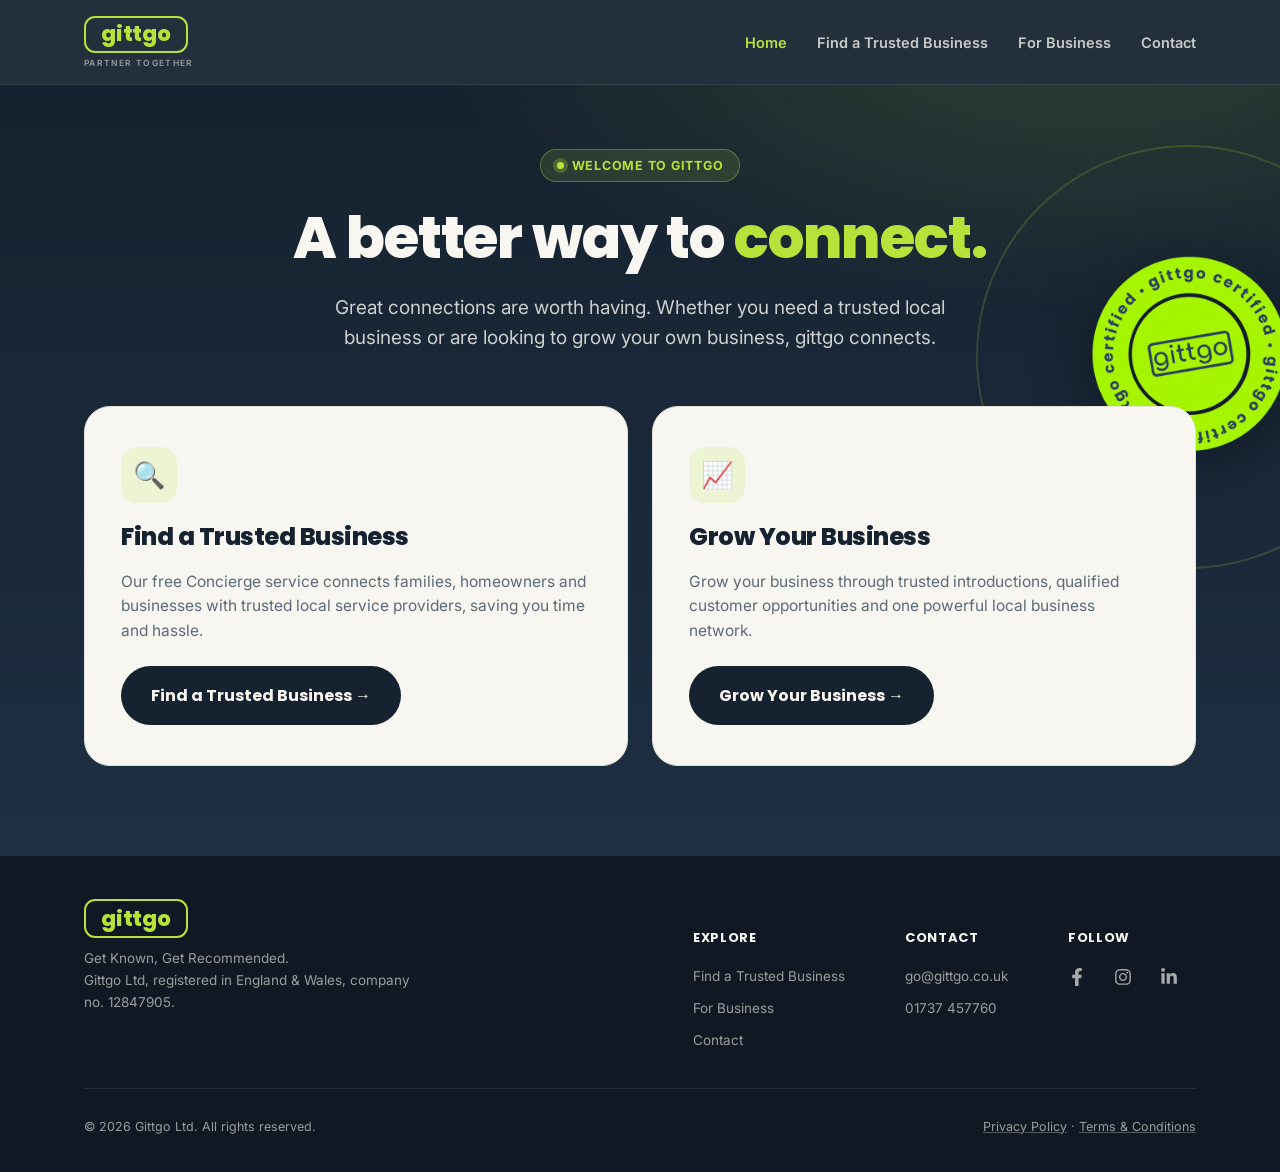
<file: v3/index.html>
<!DOCTYPE html>
<html lang="en">
<head>
<meta charset="UTF-8">
<meta name="viewport" content="width=device-width, initial-scale=1.0">
<title>gittgo | A Better Way to Connect</title>
<meta name="description" content="gittgo creates meaningful connections between businesses, customers and opportunities, helping businesses grow and helping customers find trusted local services.">
<meta name="theme-color" content="#16222f">
<link rel="icon" href="images/favicon.ico" sizes="any">
<link rel="icon" href="images/favicon-32.png" type="image/png" sizes="32x32">
<link rel="icon" href="images/favicon-16.png" type="image/png" sizes="16x16">
<link rel="apple-touch-icon" href="images/apple-touch-icon.png">
<meta name="robots" content="noindex, nofollow, noarchive">
<meta property="og:type" content="website">
<meta property="og:site_name" content="gittgo">
<meta property="og:locale" content="en_GB">
<meta property="og:url" content="https://gittgoconnect.co.uk/v3/index.html">
<meta property="og:title" content="gittgo | A Better Way to Connect">
<meta property="og:description" content="gittgo creates meaningful connections between businesses, customers and opportunities, helping businesses grow and helping customers find trusted local services.">
<meta property="og:image" content="https://gittgoconnect.co.uk/v3/images/og-image.png">
<meta property="og:image:width" content="1200">
<meta property="og:image:height" content="630">
<meta property="og:image:alt" content="gittgo: Get Known, Get Recommended.">
<meta name="twitter:card" content="summary_large_image">
<meta name="twitter:title" content="gittgo | A Better Way to Connect">
<meta name="twitter:description" content="gittgo creates meaningful connections between businesses, customers and opportunities, helping businesses grow and helping customers find trusted local services.">
<meta name="twitter:image" content="https://gittgoconnect.co.uk/v3/images/og-image.png">
<link rel="canonical" href="https://gittgoconnect.co.uk/v3/index.html">
<link rel="preconnect" href="https://fonts.googleapis.com">
<link href="https://fonts.googleapis.com/css2?family=Poppins:wght@400;500;600;700;800;900&family=Inter:wght@400;500;600;700&display=swap" rel="stylesheet">
<link rel="stylesheet" href="css/styles.css?v=20260806p">
<script>document.documentElement.classList.add('js');</script>
</head>
<body>

<header class="site">
  <div class="wrap nav-row">
    <a class="brand-logo" href="index.html" aria-label="gittgo, Partner Together">
      <span class="brand-mark">gittgo</span>
      <span class="brand-tag">Partner Together</span>
    </a>
    <nav class="links">
      <a href="index.html" class="current">Home</a>
      <a href="concierge.html">Find a Trusted Business</a>
      <a href="for-business.html">For Business</a>
      <a href="contact.html">Contact</a>
    </nav>
    <button class="burger" type="button" aria-label="Open menu">
      <span></span><span></span><span></span>
    </button>
  </div>
</header>

<div class="mobile-menu">
  <div class="mobile-menu-head">
    <span class="brand-mark">gittgo</span>
    <button class="mobile-menu-close" type="button" aria-label="Close menu">✕</button>
  </div>
  <a href="index.html">Home</a>
  <a href="concierge.html">Find a Trusted Business</a>
  <a href="for-business.html">For Business</a>
  <a href="contact.html">Contact</a>
</div>

<section class="hero" id="top">
  <div class="wrap">
    <div class="eyebrow"><span class="dot"></span> Welcome to gittgo</div>
    <h1>A better way to <span>connect.</span></h1>
    <p class="sub">Great connections are worth having. Whether you need a trusted local business or are looking to grow your own business, gittgo connects.</p>
    <div class="hero-stamp"><img src="images/gittgo-certified-badge.png" alt="gittgo certified"></div>
    <div class="hero-journey" id="journey">
      <div class="journey-grid">
        <div class="journey-card">
          <div class="journey-icon">🔍</div>
          <h3>Find a Trusted Business</h3>
          <p>Our free Concierge service connects families, homeowners and businesses with trusted local service providers, saving you time and hassle.</p>
          <a class="btn btn-navy" href="concierge.html">Find a Trusted Business →</a>
        </div>
        <div class="journey-card">
          <div class="journey-icon">📈</div>
          <h3>Grow Your Business</h3>
          <p>Grow your business through trusted introductions, qualified customer opportunities and one powerful local business network.</p>
          <a class="btn btn-navy" href="for-business.html">Grow Your Business →</a>
        </div>
      </div>
    </div>
  </div>
</section>

<footer>
  <div class="wrap">
    <div class="foot-row">
      <div class="foot-brand">
        <span class="brand-mark">gittgo</span>
        <p>Get Known, Get Recommended.<br>Gittgo Ltd, registered in England &amp; Wales, company no. 12847905.</p>
      </div>
      <div class="foot-cols">
        <div class="foot-col">
          <h5>Explore</h5>
          <a href="concierge.html">Find a Trusted Business</a>
          <a href="for-business.html">For Business</a>
          <a href="contact.html">Contact</a>
        </div>
        <div class="foot-col">
          <h5>Contact</h5>
          <a href="mailto:go@gittgo.co.uk">go@gittgo.co.uk</a>
          <a href="tel:01737457760">01737 457760</a>
        </div>
        <div class="foot-col">
          <h5>Follow</h5>
          <div class="foot-social">
            <a class="social-btn on-dark" href="https://facebook.com/Gittgo" target="_blank" rel="noopener" aria-label="gittgo on Facebook"><svg viewBox="0 0 320 512" aria-hidden="true"><path d="M279.14 288l14.22-92.66h-88.91v-60.13c0-25.35 12.42-50.06 52.24-50.06h40.42V6.26S260.43 0 225.36 0c-73.22 0-121.08 44.38-121.08 124.72v70.62H22.89V288h81.39v224h100.17V288z"/></svg></a>
            <a class="social-btn on-dark" href="https://instagram.com/gogittgo" target="_blank" rel="noopener" aria-label="gittgo on Instagram"><svg viewBox="0 0 448 512" aria-hidden="true"><path d="M224.1 141c-63.6 0-114.9 51.3-114.9 114.9s51.3 114.9 114.9 114.9S339 319.5 339 255.9 287.7 141 224.1 141zm0 189.6c-41.1 0-74.7-33.5-74.7-74.7s33.5-74.7 74.7-74.7 74.7 33.5 74.7 74.7-33.6 74.7-74.7 74.7zm146.4-194.3c0 14.9-12 26.8-26.8 26.8-14.9 0-26.8-12-26.8-26.8s12-26.8 26.8-26.8 26.8 12 26.8 26.8zm76.1 27.2c-1.7-35.9-9.9-67.7-36.2-93.9-26.2-26.2-58-34.4-93.9-36.2-37-2.1-147.9-2.1-184.9 0-35.8 1.7-67.6 9.9-93.9 36.1s-34.4 58-36.2 93.9c-2.1 37-2.1 147.9 0 184.9 1.7 35.9 9.9 67.7 36.2 93.9s58 34.4 93.9 36.2c37 2.1 147.9 2.1 184.9 0 35.9-1.7 67.7-9.9 93.9-36.2 26.2-26.2 34.4-58 36.2-93.9 2.1-37 2.1-147.8 0-184.8zM398.8 388c-7.8 19.6-22.9 34.7-42.6 42.6-29.5 11.7-99.5 9-132.1 9s-102.7 2.6-132.1-9c-19.6-7.8-34.7-22.9-42.6-42.6-11.7-29.5-9-99.5-9-132.1s-2.6-102.7 9-132.1c7.8-19.6 22.9-34.7 42.6-42.6 29.5-11.7 99.5-9 132.1-9s102.7-2.6 132.1 9c19.6 7.8 34.7 22.9 42.6 42.6 11.7 29.5 9 99.5 9 132.1s2.7 102.7-9 132.1z"/></svg></a>
            <a class="social-btn on-dark" href="https://linkedin.com/company/gittgo" target="_blank" rel="noopener" aria-label="gittgo on LinkedIn"><svg viewBox="0 0 448 512" aria-hidden="true"><path d="M100.28 448H7.4V148.9h92.88zm-46.44-339.2C24.09 108.8 0 84.66 0 54.94a54.94 54.94 0 01109.88 0c0 29.72-24.1 53.86-53.94 53.86zM447.9 448h-92.68V302.4c0-34.7-.7-79.3-48.29-79.3-48.29 0-55.7 37.7-55.7 76.7V448h-92.78V148.9h89.08v40.8h1.3c12.4-23.5 42.7-48.3 87.9-48.3 94 0 111.28 61.9 111.28 142.3V448z"/></svg></a>
          </div>
        </div>
      </div>
    </div>
    <div class="foot-bottom">
      <span>© 2026 Gittgo Ltd. All rights reserved.</span>
      <span><a href="https://www.gittgo.co.uk/privacy-policy" target="_blank" rel="noopener">Privacy Policy</a> · <a href="https://www.gittgo.co.uk/terms-conditions" target="_blank" rel="noopener">Terms &amp; Conditions</a></span>
    </div>
  </div>
</footer>

<script src="js/main.js?v=20260806p"></script>
</body>
</html>
</file>
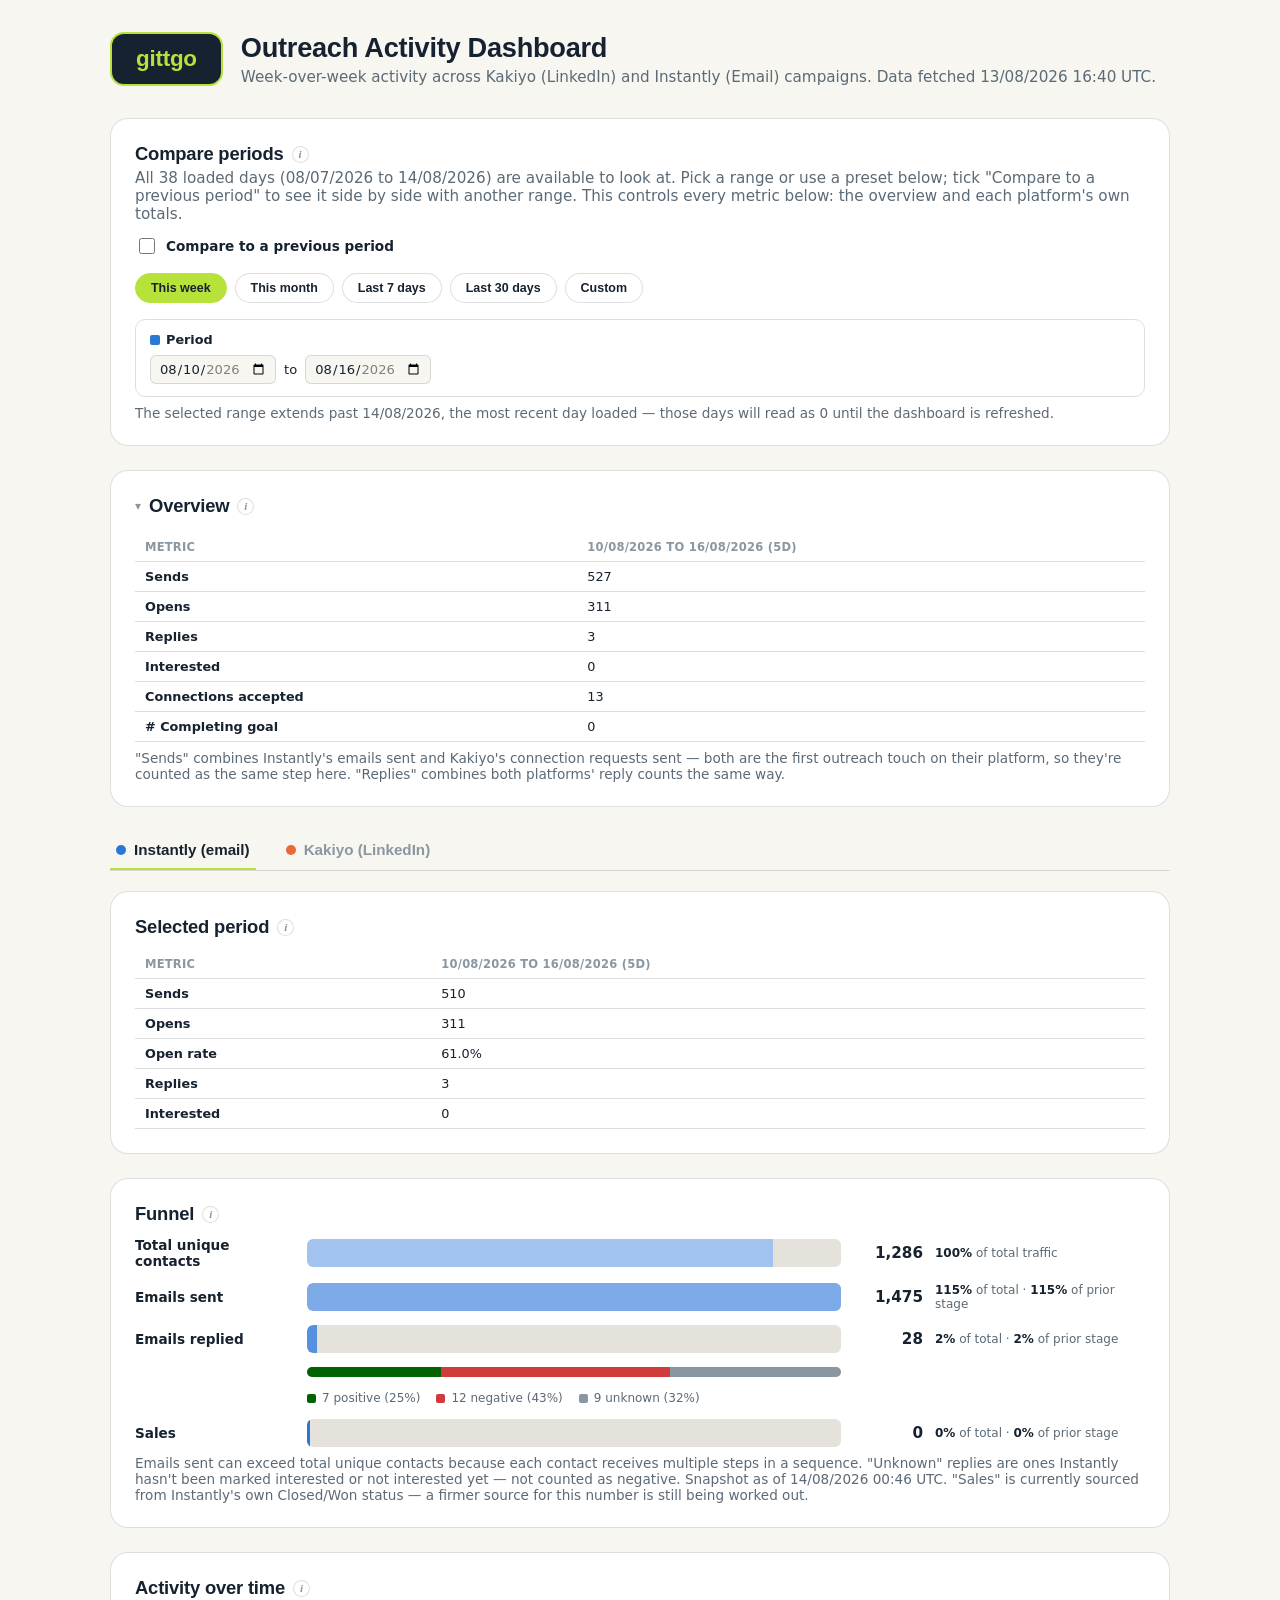
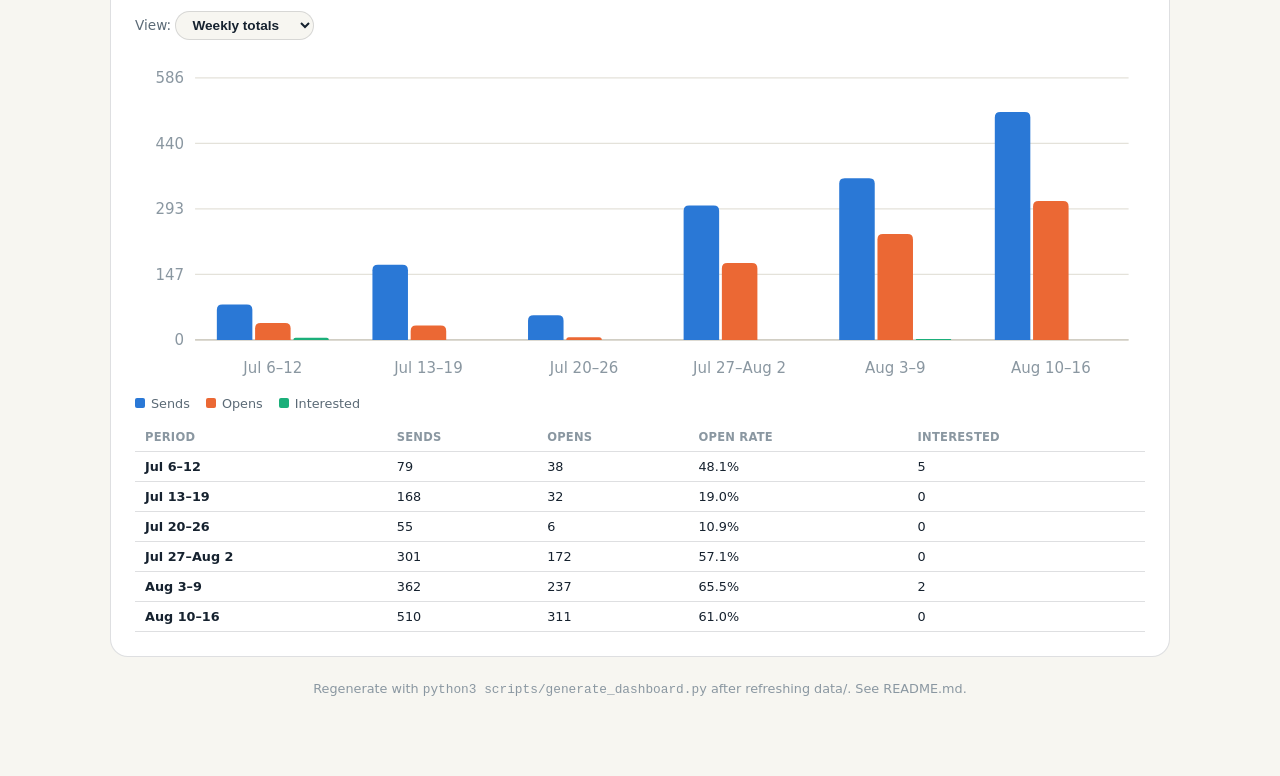
<file: dashboard.html>
<!doctype html>
<html lang="en">
<head>
<meta charset="utf-8">
<meta name="viewport" content="width=device-width, initial-scale=1">
<meta name="theme-color" content="#16222f">
<title>Outreach Activity Dashboard</title>
<style>
:root { color-scheme: light; }
* { box-sizing: border-box; }
html, body { margin: 0; min-height: 100%; }
body { font-family: 'Inter', system-ui, -apple-system, "Segoe UI", sans-serif; }
.viz-root {
  display: block; min-height: 100vh; background: var(--page); color: var(--ink-1);
  font-family: inherit;
  --gittgo-navy: #16222f; --gittgo-navy-2: #1d2f42; --gittgo-lime: #b6e23a; --gittgo-lime-2: #cdf05e;
  --gittgo-cream: #f7f6f1; --gittgo-coral: #ff6b57;
  --page: var(--gittgo-cream); --surface: #ffffff; --ink-1: var(--gittgo-navy); --ink-2:#5b6a76; --ink-mut:#8a97a1;
  --grid:#e4e2da; --baseline:#c9c6ba; --border: rgba(22,34,47,0.14);
  --good: #006300; --bad: #d03b3b;
  --series-blue: #2a78d6; --series-orange: #eb6834; --series-aqua: #1baf7a;
  --series-yellow: #eda100; --series-violet: #4a3aa7; --series-red: #e34948;
}
@media (prefers-color-scheme: dark) {
  :root:where(:not([data-theme="light"])) { color-scheme: dark; }
  :root:where(:not([data-theme="light"])) .viz-root {
    --page: var(--gittgo-navy); --surface: var(--gittgo-navy-2); --ink-1: var(--gittgo-cream); --ink-2: rgba(247,246,241,.72); --ink-mut: rgba(247,246,241,.55);
    --grid: rgba(247,246,241,.12); --baseline: rgba(247,246,241,.22); --border: rgba(247,246,241,0.14);
    --good: #0ca30c; --bad: #d03b3b;
    --series-blue: #3987e5; --series-orange: #d95926; --series-aqua: #199e70;
    --series-yellow: #c98500; --series-violet: #9085e9; --series-red: #e66767;
  }
}
:root[data-theme="dark"] { color-scheme: dark; }
:root[data-theme="dark"] .viz-root {
  --page: var(--gittgo-navy); --surface: var(--gittgo-navy-2); --ink-1: var(--gittgo-cream); --ink-2: rgba(247,246,241,.72); --ink-mut: rgba(247,246,241,.55);
  --grid: rgba(247,246,241,.12); --baseline: rgba(247,246,241,.22); --border: rgba(247,246,241,0.14);
  --good: #0ca30c; --bad: #d03b3b;
  --series-blue: #3987e5; --series-orange: #d95926; --series-aqua: #199e70;
  --series-yellow: #c98500; --series-violet: #9085e9; --series-red: #e66767;
}
.wrap { max-width: 1100px; margin: 0 auto; padding: 32px 20px 80px; }
h1, h2, h3 { font-family: 'Poppins', 'Inter', sans-serif; font-weight: 800; letter-spacing: -0.01em; }
h1 { font-size: 1.7rem; margin: 0 0 4px; }
.sub { color: var(--ink-2); margin: 0 0 32px; font-size: 0.95rem; }
.page-header { display: flex; align-items: stretch; gap: 18px; margin-bottom: 32px; }
.brand-logo { flex-shrink: 0; display: flex; }
.brand-mark { display: flex; align-items: center; justify-content: center; font-family: 'Poppins', 'Inter', sans-serif;
  font-weight: 800; font-size: 1.4rem; white-space: nowrap;
  color: var(--gittgo-lime); background: var(--gittgo-navy); border: 2px solid var(--gittgo-lime);
  border-radius: 14px; padding: 0 24px; letter-spacing: -0.01em; box-sizing: border-box; }
.page-header-text { min-width: 0; }
.page-header-text .sub { margin-bottom: 0; }
@media (max-width: 640px) {
  .page-header { flex-direction: column; align-items: flex-start; gap: 12px; }
  .brand-mark { font-size: 1.05rem; padding: 12px; }
}
h2 { font-size: 1.15rem; margin: 0 0 4px; display:flex; align-items:center; gap:8px; }
h3 { font-size: 0.95rem; margin: 24px 0 4px; color: var(--ink-2); font-weight: 700; }
h2 .dot { width:10px; height:10px; border-radius:50%; display:inline-block; }
section { background: var(--surface); border: 1px solid var(--border); border-radius: 18px; padding: 24px; margin-bottom: 24px; }
.collapsible > summary { cursor: pointer; list-style: none; display: flex; align-items: center; gap: 8px; }
.collapsible > summary::-webkit-details-marker { display: none; }
.collapsible > summary h2 { margin: 0; }
.collapsible > summary .chevron { display: inline-block; font-size: 0.75rem; color: var(--ink-mut);
  transition: transform .15s ease; }
.collapsible:not([open]) > summary .chevron { transform: rotate(-90deg); }
.collapsible:not([open]) > summary { margin-bottom: 0; }
.collapsible-body { margin-top: 16px; }
.tiles { display: grid; grid-template-columns: repeat(auto-fit, minmax(140px, 1fr)); gap: 14px; margin: 16px 0; }
.tile { padding: 14px 16px; border: 1px solid var(--border); border-radius: 14px; }
.tile-label { font-size: 0.78rem; color: var(--ink-mut); margin-bottom: 6px; }
.tile-value { font-family: 'Poppins', 'Inter', sans-serif; font-weight: 800; font-size: 1.5rem; font-variant-numeric: tabular-nums; }
.tile-sub { font-size: 0.76rem; color: var(--ink-2); margin-top: 4px; }
.delta { font-weight: 600; }
.delta.up { color: var(--good); }
.delta.down { color: var(--bad); }
.delta.flat { color: var(--ink-mut); font-weight: 400; }
.note { font-size: 0.85rem; color: var(--ink-2); margin: 8px 0 0; }
.chart-wrap { margin-top: 16px; }
.chart-wrap.wide { overflow-x: auto; }
.chart { width: 100%; height: auto; }
.gridline { stroke: var(--grid); stroke-width: 1; }
.baseline { stroke: var(--baseline); stroke-width: 1; }
.axis-label { fill: var(--ink-mut); font-size: 11px; }
.bar { transition: opacity .1s; }
.bar:hover { opacity: 0.8; }
.legend { display: flex; gap: 16px; flex-wrap: wrap; margin-top: 8px; font-size: 0.8rem; color: var(--ink-2); }
.legend-item { display: inline-flex; align-items: center; gap: 6px; }
.legend-item i { width: 10px; height: 10px; border-radius: 2px; display: inline-block; }
.table-wrap { overflow-x: auto; margin-top: 12px; }
table { border-collapse: collapse; width: 100%; font-size: 0.8rem; }
th, td { text-align: left; padding: 7px 10px; border-bottom: 1px solid var(--border); white-space: nowrap; }
th { color: var(--ink-mut); font-weight: 600; font-size: 0.72rem; text-transform: uppercase; letter-spacing: .02em;
  background: var(--surface); }
.rowhead { font-weight: 600; }
.pagination-bar { display: flex; flex-wrap: wrap; align-items: center; justify-content: space-between; gap: 10px;
  margin-top: 10px; padding-top: 10px; border-top: 1px solid var(--border); font-size: 0.78rem; color: var(--ink-2); }
.pagination-size { display: flex; align-items: center; gap: 6px; }
.pagination-size select { font: inherit; font-size: 0.78rem; background: var(--page); color: var(--ink-1);
  border: 1px solid var(--border); border-radius: 999px; padding: 4px 10px; }
.pagination-nav { display: flex; align-items: center; gap: 8px; }
.pagination-nav button { font: inherit; font-family: 'Poppins', 'Inter', sans-serif; font-weight: 600; font-size: 0.78rem;
  background: var(--surface); color: var(--ink-1);
  border: 1px solid var(--border); border-radius: 999px; padding: 4px 12px; cursor: pointer; }
.pagination-nav button:hover:not(:disabled) { background: var(--grid); }
.pagination-nav button:disabled { opacity: 0.4; cursor: default; }
.pagination-page { font-variant-numeric: tabular-nums; min-width: 44px; text-align: center; }
.pill { display: inline-block; margin-left: 8px; font-size: 0.65rem; font-weight: 500; color: var(--ink-mut);
  border: 1px solid var(--border); border-radius: 999px; padding: 1px 7px; text-transform: uppercase; }
.mut { color: var(--ink-mut); }
.empty { color: var(--ink-mut); font-size: 0.9rem; }
footer { color: var(--ink-mut); font-size: 0.8rem; text-align: center; margin-top: 8px; }

.info-wrap { position: relative; display: inline-flex; }
.info-icon { width: 17px; height: 17px; border-radius: 50%; border: 1px solid var(--border); background: var(--surface);
  color: var(--ink-mut); font-size: 11px; font-weight: 700; font-style: italic; font-family: Georgia, "Times New Roman", serif;
  line-height: 1; cursor: pointer; display: inline-flex; align-items: center; justify-content: center; padding: 0; }
.info-icon:hover, .info-icon:focus-visible { color: var(--gittgo-navy); border-color: var(--gittgo-lime); background: var(--gittgo-lime); }
.info-tip { position: absolute; top: calc(100% + 8px); left: 0; z-index: 30; width: 270px; max-width: 75vw;
  background: var(--surface); color: var(--ink-2); border: 1px solid var(--border); border-radius: 8px;
  padding: 10px 12px; font-size: 0.78rem; font-weight: 400; line-height: 1.45; box-shadow: 0 6px 20px rgba(0,0,0,0.14);
  opacity: 0; pointer-events: none; transform: translateY(-4px); transition: opacity .12s ease, transform .12s ease; }
.info-wrap:hover .info-tip, .info-wrap.open .info-tip { opacity: 1; pointer-events: auto; transform: translateY(0); }
@media (hover: none) {
  .info-wrap:hover .info-tip { opacity: 0; pointer-events: none; }
  .info-wrap.open .info-tip { opacity: 1; pointer-events: auto; }
}

.compare-toggle { display: flex; align-items: center; gap: 8px; font-size: 0.85rem; font-weight: 600;
  color: var(--ink-1); margin-bottom: 10px; cursor: pointer; user-select: none; }
.compare-toggle input { width: 16px; height: 16px; cursor: pointer; accent-color: var(--gittgo-lime); }
.presets { display: flex; flex-wrap: wrap; gap: 8px; margin: 16px 0; }
.presets button { font: inherit; font-family: 'Poppins', 'Inter', sans-serif; font-weight: 700; font-size: 0.78rem;
  background: var(--surface); color: var(--ink-1);
  border: 1px solid var(--border); border-radius: 999px; padding: 7px 15px; cursor: pointer; transition: transform .1s ease; }
.presets button:hover { background: var(--grid); }
.presets button:active { transform: translateY(1px); }
.presets button.active { background: var(--gittgo-lime); color: var(--gittgo-navy); border-color: var(--gittgo-lime); }
[data-role="presets-compare"] { display: none; }
[data-role="pb-picker"] { display: none; }
#global-compare.compare-mode [data-role="presets-single"] { display: none; }
#global-compare.compare-mode [data-role="presets-compare"] { display: flex; }
#global-compare.compare-mode [data-role="pb-picker"] { display: block; }
.range-pickers { display: grid; grid-template-columns: repeat(auto-fit, minmax(260px, 1fr)); gap: 16px; margin-bottom: 8px; }
.range-picker { border: 1px solid var(--border); border-radius: 10px; padding: 12px 14px; }
.range-picker .rp-label { display:flex; align-items:center; gap:6px; font-size: 0.8rem; font-weight: 600; margin-bottom: 8px; }
.range-picker .rp-label i { width:10px; height:10px; border-radius: 2px; display:inline-block; }
.range-picker .rp-fields { display: flex; align-items: center; gap: 8px; font-size: 0.82rem; }
.range-picker input[type="date"] { font: inherit; font-size: 0.82rem; background: var(--page); color: var(--ink-1);
  border: 1px solid var(--border); border-radius: 6px; padding: 5px 8px; }
.compare-table td.pa { border-left: 3px solid var(--series-blue); }
.compare-table td.pb { border-left: 3px solid var(--series-yellow); }
.pace { color: var(--ink-mut); font-size: 0.82em; font-weight: 400; }

.funnel { display: flex; flex-direction: column; gap: 14px; margin-top: 12px; }
.funnel-row { display: grid; grid-template-columns: 160px 1fr 70px 210px; align-items: center; gap: 12px; }
.funnel-label { font-size: 0.85rem; font-weight: 600; }
.funnel-track { background: var(--grid); border-radius: 6px; height: 28px; overflow: hidden; }
.funnel-fill { height: 100%; border-radius: 6px 0 0 6px; min-width: 3px; }
.funnel-value { font-size: 0.95rem; font-weight: 700; font-variant-numeric: tabular-nums; text-align: right; }
.funnel-meta { font-size: 0.75rem; color: var(--ink-2); }
.funnel-meta b { color: var(--ink-1); font-variant-numeric: tabular-nums; }
.split-bar { grid-column: 2 / 3; display: flex; height: 10px; border-radius: 5px; overflow: hidden; background: var(--grid); }
.split-bar .seg { height: 100%; min-width: 2px; }
.split-bar .seg.good { background: var(--good); }
.split-bar .seg.bad { background: var(--bad); }
.split-bar .seg.unknown { background: var(--ink-mut); }
.split-legend { grid-column: 2 / 5; display: flex; gap: 16px; font-size: 0.75rem; color: var(--ink-2); }
.split-legend .legend-item i { width: 9px; height: 9px; border-radius: 2px; }
.split-legend .legend-item i.good { background: var(--good); }
.split-legend .legend-item i.bad { background: var(--bad); }
.split-legend .legend-item i.unknown { background: var(--ink-mut); }
@media (max-width: 640px) {
  .funnel-row { grid-template-columns: 1fr; gap: 4px; }
  .funnel-value, .funnel-meta { text-align: left; }
  .split-bar, .split-legend { grid-column: auto; }
}

.tabs { display: flex; gap: 4px; margin: 0 0 20px; border-bottom: 1px solid var(--border); }
.tabs button { font: inherit; font-family: 'Poppins', 'Inter', sans-serif; font-size: 0.95rem; font-weight: 700;
  background: none; color: var(--ink-mut);
  border: none; border-bottom: 2px solid transparent; padding: 10px 6px; margin-right: 20px; cursor: pointer;
  display: flex; align-items: center; gap: 8px; }
.tabs button .dot { width:10px; height:10px; border-radius:50%; display:inline-block; }
.tabs button:hover { color: var(--ink-1); }
.tabs button.active { color: var(--ink-1); border-bottom-color: var(--gittgo-lime); }
.tab-panel { display: none; }
.tab-panel.active { display: block; }

.granularity-switch { margin: 12px 0 4px; font-size: 0.85rem; color: var(--ink-2); }
.granularity-switch select { font: inherit; font-family: 'Poppins', 'Inter', sans-serif; font-size: 0.85rem; font-weight: 600; background: var(--page);
  color: var(--ink-1); border: 1px solid var(--border); border-radius: 999px; padding: 5px 12px; cursor: pointer; }
.granularity-panel { display: none; }
.granularity-panel.active { display: block; }
</style>
</head>
<body>
<div class="viz-root">
<div class="wrap">
  <div class="page-header">
    <span class="brand-logo"><span class="brand-mark">gittgo</span></span>
    <div class="page-header-text">
      <h1>Outreach Activity Dashboard</h1>
      <p class="sub">Week-over-week activity across Kakiyo (LinkedIn) and Instantly (Email) campaigns. Data fetched 13/08/2026 16:40 UTC.</p>
    </div>
  </div>

  <section>
    <h2>Compare periods <span class='info-wrap'><button type='button' class='info-icon' aria-label='About this section'>i</button><span class='info-tip' role='tooltip'>Pick a date range (or use a preset) to see totals for that period. Tick the Compare box to line it up against a second range instead. This is the one control for the whole page — it drives the Overview below and each platform tab&#x27;s own Selected period numbers, all at once. If Period A and B had a different number of days with actual sending activity (e.g. an in-progress week vs a full one, or weekends with no sends), the A vs B change compares daily pace over those active days, not raw totals.</span></span></h2>
    <p class="sub" style="margin-bottom:12px;">All 38 loaded days (08/07/2026 to 14/08/2026) are available to look at. Pick a range or use a preset below; tick "Compare to a previous period" to see it side by side with another range. This controls every metric below: the overview and each platform's own totals.</p>
    
    <div id="global-compare">
      <label class="compare-toggle">
        <input type="checkbox" data-role="compare-toggle">
        Compare to a previous period
      </label>
      <div class="presets" data-role="presets-single">
        <button type="button" data-preset="this-week">This week</button>
        <button type="button" data-preset="this-month">This month</button>
        <button type="button" data-preset="last-7d">Last 7 days</button>
        <button type="button" data-preset="last-30d">Last 30 days</button>
        <button type="button" data-preset="custom">Custom</button>
      </div>
      <div class="presets" data-role="presets-compare">
        <button type="button" data-preset="week">This week vs last week</button>
        <button type="button" data-preset="month">This month vs last month</button>
        <button type="button" data-preset="7d">Last 7 days vs previous 7 days</button>
        <button type="button" data-preset="30d">Last 30 days vs previous 30 days</button>
      </div>
      <div class="range-pickers">
        <div class="range-picker">
          <div class="rp-label"><i style="background:var(--series-blue)"></i><span data-role="pa-title">Period</span></div>
          <div class="rp-fields">
            <input type="date" data-role="pa-start" min="2026-07-08" max="2026-08-14">
            <span>to</span>
            <input type="date" data-role="pa-end" min="2026-07-08" max="2026-08-14">
          </div>
        </div>
        <div class="range-picker" data-role="pb-picker">
          <div class="rp-label"><i style="background:var(--series-yellow)"></i>Period B</div>
          <div class="rp-fields">
            <input type="date" data-role="pb-start" min="2026-07-08" max="2026-08-14">
            <span>to</span>
            <input type="date" data-role="pb-end" min="2026-07-08" max="2026-08-14">
          </div>
        </div>
      </div>
      <p class="note" data-role="range-note"></p>
    </div>
    
  </section>

  <section>
    <details class="collapsible" open>
      <summary><span class="chevron">▾</span><h2>Overview <span class='info-wrap'><button type='button' class='info-icon' aria-label='About this section'>i</button><span class='info-tip' role='tooltip'>Cross-platform totals for the two periods picked above. Sends and Replies each combine both platforms into one number — see the note under the table for how.</span></span></h2></summary>
      <div class="collapsible-body">
        <div class="compare-output" data-metrics='[[[&quot;sent&quot;, &quot;connSent&quot;], &quot;Sends&quot;, false], [&quot;opens&quot;, &quot;Opens&quot;, false], [[&quot;replies&quot;, &quot;replied&quot;], &quot;Replies&quot;, false], [&quot;interested&quot;, &quot;Interested&quot;, false], [&quot;connAccepted&quot;, &quot;Connections accepted&quot;, false], [&quot;completingGoal&quot;, &quot;# Completing goal&quot;, false]]' data-needs-kakiyo="1"></div>
        <p class='note'>"Sends" combines Instantly's emails sent and Kakiyo's connection requests sent — both are the first outreach touch on their platform, so they're counted as the same step here. "Replies" combines both platforms' reply counts the same way.</p>
      </div>
    </details>
  </section>

  <div class="tabs">
    <button type="button" data-tab="instantly"><span class="dot" style="background:var(--series-blue)"></span>Instantly (email)</button>
    <button type="button" data-tab="kakiyo"><span class="dot" style="background:var(--series-orange)"></span>Kakiyo (LinkedIn)</button>
  </div>

  <div class="tab-panel" data-tab="instantly">
    <section>
      <h2>Selected period <span class='info-wrap'><button type='button' class='info-icon' aria-label='About this section'>i</button><span class='info-tip' role='tooltip'>Instantly&#x27;s own metrics for the same two periods chosen in Compare periods above, with a % change between them.</span></span></h2>
      <div class="compare-output" data-metrics='[[&quot;sent&quot;, &quot;Sends&quot;, false], [&quot;opens&quot;, &quot;Opens&quot;, false], [&quot;openRate&quot;, &quot;Open rate&quot;, true], [&quot;replies&quot;, &quot;Replies&quot;, false], [&quot;interested&quot;, &quot;Interested&quot;, false]]' data-needs-kakiyo="0"></div>
    </section>

    <section>
      <h2>Funnel <span class='info-wrap'><button type='button' class='info-icon' aria-label='About this section'>i</button><span class='info-tip' role='tooltip'>A cumulative, all-time view of Instantly&#x27;s pipeline — Total unique contacts through Sales — independent of the date picker above. Each bar shows its share of total traffic and its share of the stage before it.</span></span></h2>
      <div class='funnel'><div class='funnel-row'><div class='funnel-label'>Total unique contacts</div><div class='funnel-track'><div class='funnel-fill' style='width:87.2%; background:color-mix(in oklab, var(--series-blue) 45%, var(--surface) 55%);'></div></div><div class='funnel-value'>1,286</div><div class='funnel-meta'><b>100%</b> of total traffic</div></div><div class='funnel-row'><div class='funnel-label'>Emails sent</div><div class='funnel-track'><div class='funnel-fill' style='width:100.0%; background:color-mix(in oklab, var(--series-blue) 63%, var(--surface) 37%);'></div></div><div class='funnel-value'>1,475</div><div class='funnel-meta'><b>115%</b> of total · <b>115%</b> of prior stage</div></div><div class='funnel-row'><div class='funnel-label'>Emails replied</div><div class='funnel-track'><div class='funnel-fill' style='width:1.9%; background:color-mix(in oklab, var(--series-blue) 82%, var(--surface) 18%);'></div></div><div class='funnel-value'>28</div><div class='funnel-meta'><b>2%</b> of total · <b>2%</b> of prior stage</div></div><div class='funnel-row'><div></div><div class='split-bar'><div class='seg good' style='width:25.0%'></div><div class='seg bad' style='width:42.9%'></div><div class='seg unknown' style='width:32.1%'></div></div><div></div><div></div></div><div class='funnel-row'><div></div><div class='split-legend'><span class='legend-item'><i class='good'></i>7 positive (25%)</span><span class='legend-item'><i class='bad'></i>12 negative (43%)</span><span class='legend-item'><i class='unknown'></i>9 unknown (32%)</span></div></div><div class='funnel-row'><div class='funnel-label'>Sales</div><div class='funnel-track'><div class='funnel-fill' style='width:0.0%; background:color-mix(in oklab, var(--series-blue) 100%, var(--surface) 0%);'></div></div><div class='funnel-value'>0</div><div class='funnel-meta'><b>0%</b> of total · <b>0%</b> of prior stage</div></div></div><p class='note'>Emails sent can exceed total unique contacts because each contact receives multiple steps in a sequence. "Unknown" replies are ones Instantly hasn't been marked interested or not interested yet — not counted as negative. Snapshot as of 14/08/2026 00:46 UTC. "Sales" is currently sourced from Instantly's own Closed/Won status — a firmer source for this number is still being worked out.</p>
    </section>

    <section>
      <h2>Activity over time <span class='info-wrap'><button type='button' class='info-icon' aria-label='About this section'>i</button><span class='info-tip' role='tooltip'>Every day, week, or month of loaded data, charted and tabled — pick which one with the dropdown below. This is a full history view and isn&#x27;t affected by the date picker above.</span></span></h2>
      
    <div class="granularity-group">
      <div class="granularity-switch">
        <label>View: <select data-role="granularity-select">
          <option value="weekly" selected>Weekly totals</option>
          <option value="monthly">Monthly totals</option>
          <option value="daily">Daily activity</option>
        </select></label>
      </div>
      
      <div class="granularity-panel active" data-granularity="weekly">
        <div class='chart-wrap'><svg viewBox='0 0 740 240' class='chart' role='img' aria-label='Activity'><line x1='44' y1='208.0' x2='728' y2='208.0' class='gridline'/><text x='36' y='212.0' class='axis-label' text-anchor='end'>0</text><line x1='44' y1='160.0' x2='728' y2='160.0' class='gridline'/><text x='36' y='164.0' class='axis-label' text-anchor='end'>147</text><line x1='44' y1='112.0' x2='728' y2='112.0' class='gridline'/><text x='36' y='116.0' class='axis-label' text-anchor='end'>293</text><line x1='44' y1='64.0' x2='728' y2='64.0' class='gridline'/><text x='36' y='68.0' class='axis-label' text-anchor='end'>440</text><line x1='44' y1='16.0' x2='728' y2='16.0' class='gridline'/><text x='36' y='20.0' class='axis-label' text-anchor='end'>586</text><line x1='44' y1='208' x2='728' y2='208' class='baseline'/><path d='M59.96,208.0 L59.96,186.1381074168798 Q59.96,182.1381074168798 63.96,182.1381074168798 L81.98666666666666,182.1381074168798 Q85.98666666666666,182.1381074168798 85.98666666666666,186.1381074168798 L85.98666666666666,208.0 Z' fill='var(--series-blue)' class='bar'><title>Jul 6–12 — Sends: 79</title></path><path d='M87.98666666666666,208.0 L87.98666666666666,199.5601023017903 Q87.98666666666666,195.5601023017903 91.98666666666666,195.5601023017903 L110.01333333333334,195.5601023017903 Q114.01333333333334,195.5601023017903 114.01333333333334,199.5601023017903 L114.01333333333334,208.0 Z' fill='var(--series-orange)' class='bar'><title>Jul 6–12 — Opens: 38</title></path><path d='M116.01333333333334,208.0 L116.01333333333334,208.0 Q116.01333333333334,206.3631713554987 117.65016197783463,206.3631713554987 L140.4031713554987,206.3631713554987 Q142.04,206.3631713554987 142.04,208.0 L142.04,208.0 Z' fill='var(--series-aqua)' class='bar'><title>Jul 6–12 — Interested: 5</title></path><path d='M173.96,208.0 L173.96,157.00255754475705 Q173.96,153.00255754475705 177.96,153.00255754475705 L195.98666666666668,153.00255754475705 Q199.98666666666668,153.00255754475705 199.98666666666668,157.00255754475705 L199.98666666666668,208.0 Z' fill='var(--series-blue)' class='bar'><title>Jul 13–19 — Sends: 168</title></path><path d='M201.98666666666668,208.0 L201.98666666666668,201.5242966751918 Q201.98666666666668,197.5242966751918 205.98666666666668,197.5242966751918 L224.01333333333335,197.5242966751918 Q228.01333333333335,197.5242966751918 228.01333333333335,201.5242966751918 L228.01333333333335,208.0 Z' fill='var(--series-orange)' class='bar'><title>Jul 13–19 — Opens: 32</title></path><path d='M287.96,208.0 L287.96,193.99488491048592 Q287.96,189.99488491048592 291.96,189.99488491048592 L309.9866666666666,189.99488491048592 Q313.9866666666666,189.99488491048592 313.9866666666666,193.99488491048592 L313.9866666666666,208.0 Z' fill='var(--series-blue)' class='bar'><title>Jul 20–26 — Sends: 55</title></path><path d='M315.9866666666666,208.0 L315.9866666666666,208.0 Q315.9866666666666,206.03580562659846 317.95086104006816,206.03580562659846 L340.0491389599317,206.03580562659846 Q342.01333333333326,206.03580562659846 342.01333333333326,208.0 L342.01333333333326,208.0 Z' fill='var(--series-orange)' class='bar'><title>Jul 20–26 — Opens: 6</title></path><path d='M401.96,208.0 L401.96,113.46291560102301 Q401.96,109.46291560102301 405.96,109.46291560102301 L423.9866666666666,109.46291560102301 Q427.9866666666666,109.46291560102301 427.9866666666666,113.46291560102301 L427.9866666666666,208.0 Z' fill='var(--series-blue)' class='bar'><title>Jul 27–Aug 2 — Sends: 301</title></path><path d='M429.9866666666666,208.0 L429.9866666666666,155.693094629156 Q429.9866666666666,151.693094629156 433.9866666666666,151.693094629156 L452.01333333333326,151.693094629156 Q456.01333333333326,151.693094629156 456.01333333333326,155.693094629156 L456.01333333333326,208.0 Z' fill='var(--series-orange)' class='bar'><title>Jul 27–Aug 2 — Opens: 172</title></path><path d='M515.96,208.0 L515.96,93.49360613810741 Q515.96,89.49360613810741 519.96,89.49360613810741 L537.9866666666667,89.49360613810741 Q541.9866666666667,89.49360613810741 541.9866666666667,93.49360613810741 L541.9866666666667,208.0 Z' fill='var(--series-blue)' class='bar'><title>Aug 3–9 — Sends: 362</title></path><path d='M543.9866666666667,208.0 L543.9866666666667,134.41432225063937 Q543.9866666666667,130.41432225063937 547.9866666666667,130.41432225063937 L566.0133333333333,130.41432225063937 Q570.0133333333333,130.41432225063937 570.0133333333333,134.41432225063937 L570.0133333333333,208.0 Z' fill='var(--series-orange)' class='bar'><title>Aug 3–9 — Opens: 237</title></path><path d='M572.0133333333333,208.0 L572.0133333333333,208.0 Q572.0133333333333,207.34526854219948 572.6680647911338,207.34526854219948 L597.3852685421995,207.34526854219948 Q598.04,207.34526854219948 598.04,208.0 L598.04,208.0 Z' fill='var(--series-aqua)' class='bar'><title>Aug 3–9 — Interested: 2</title></path><path d='M629.96,208.0 L629.96,45.04347826086956 Q629.96,41.04347826086956 633.96,41.04347826086956 L651.9866666666667,41.04347826086956 Q655.9866666666667,41.04347826086956 655.9866666666667,45.04347826086956 L655.9866666666667,208.0 Z' fill='var(--series-blue)' class='bar'><title>Aug 10–16 — Sends: 510</title></path><path d='M657.9866666666667,208.0 L657.9866666666667,110.18925831202046 Q657.9866666666667,106.18925831202046 661.9866666666667,106.18925831202046 L680.0133333333333,106.18925831202046 Q684.0133333333333,106.18925831202046 684.0133333333333,110.18925831202046 L684.0133333333333,208.0 Z' fill='var(--series-orange)' class='bar'><title>Aug 10–16 — Opens: 311</title></path><text x='101.0' y='232' class='axis-label' text-anchor='middle'>Jul 6–12</text><text x='215.0' y='232' class='axis-label' text-anchor='middle'>Jul 13–19</text><text x='329.0' y='232' class='axis-label' text-anchor='middle'>Jul 20–26</text><text x='443.0' y='232' class='axis-label' text-anchor='middle'>Jul 27–Aug 2</text><text x='557.0' y='232' class='axis-label' text-anchor='middle'>Aug 3–9</text><text x='671.0' y='232' class='axis-label' text-anchor='middle'>Aug 10–16</text></svg><div class='legend'><span class='legend-item'><i style='background:var(--series-blue)'></i>Sends</span><span class='legend-item'><i style='background:var(--series-orange)'></i>Opens</span><span class='legend-item'><i style='background:var(--series-aqua)'></i>Interested</span></div></div>
        <div class='table-wrap'><table><thead><tr><th>Period</th><th>Sends</th><th>Opens</th><th>Open rate</th><th>Interested</th></tr></thead><tbody><tr><td class='rowhead'>Jul 6–12</td><td>79</td><td>38</td><td>48.1%</td><td>5</td></tr><tr><td class='rowhead'>Jul 13–19</td><td>168</td><td>32</td><td>19.0%</td><td>0</td></tr><tr><td class='rowhead'>Jul 20–26</td><td>55</td><td>6</td><td>10.9%</td><td>0</td></tr><tr><td class='rowhead'>Jul 27–Aug 2</td><td>301</td><td>172</td><td>57.1%</td><td>0</td></tr><tr><td class='rowhead'>Aug 3–9</td><td>362</td><td>237</td><td>65.5%</td><td>2</td></tr><tr><td class='rowhead'>Aug 10–16</td><td>510</td><td>311</td><td>61.0%</td><td>0</td></tr></tbody></table></div>
      </div>
      <div class="granularity-panel" data-granularity="monthly">
        <div class='chart-wrap'><svg viewBox='0 0 740 240' class='chart' role='img' aria-label='Activity'><line x1='44' y1='208.0' x2='728' y2='208.0' class='gridline'/><text x='36' y='212.0' class='axis-label' text-anchor='end'>0</text><line x1='44' y1='160.0' x2='728' y2='160.0' class='gridline'/><text x='36' y='164.0' class='axis-label' text-anchor='end'>251</text><line x1='44' y1='112.0' x2='728' y2='112.0' class='gridline'/><text x='36' y='116.0' class='axis-label' text-anchor='end'>501</text><line x1='44' y1='64.0' x2='728' y2='64.0' class='gridline'/><text x='36' y='68.0' class='axis-label' text-anchor='end'>752</text><line x1='44' y1='16.0' x2='728' y2='16.0' class='gridline'/><text x='36' y='20.0' class='axis-label' text-anchor='end'>1003</text><line x1='44' y1='208' x2='728' y2='208' class='baseline'/><path d='M91.88000000000002,208.0 L91.88000000000002,96.54726765057838 Q91.88000000000002,92.54726765057838 95.88000000000002,92.54726765057838 L168.62666666666667,92.54726765057838 Q172.62666666666667,92.54726765057838 172.62666666666667,96.54726765057838 L172.62666666666667,208.0 Z' fill='var(--series-blue)' class='bar'><title>July 2026 — Sends: 603</title></path><path d='M174.62666666666667,208.0 L174.62666666666667,165.66573593936977 Q174.62666666666667,161.66573593936977 178.62666666666667,161.66573593936977 L251.37333333333333,161.66573593936977 Q255.37333333333333,161.66573593936977 255.37333333333333,165.66573593936977 L255.37333333333333,208.0 Z' fill='var(--series-orange)' class='bar'><title>July 2026 — Opens: 242</title></path><path d='M257.37333333333333,208.0 L257.37333333333333,208.0 Q257.37333333333333,207.04268049461507 258.33065283871827,207.04268049461507 L337.1626804946151,207.04268049461507 Q338.12,207.04268049461507 338.12,208.0 L338.12,208.0 Z' fill='var(--series-aqua)' class='bar'><title>July 2026 — Interested: 5</title></path><path d='M433.88,208.0 L433.88,45.04347826086956 Q433.88,41.04347826086956 437.88,41.04347826086956 L510.62666666666667,41.04347826086956 Q514.6266666666667,41.04347826086956 514.6266666666667,45.04347826086956 L514.6266666666667,208.0 Z' fill='var(--series-blue)' class='bar'><title>August 2026 — Sends: 872</title></path><path d='M516.6266666666667,208.0 L516.6266666666667,105.92899880335061 Q516.6266666666667,101.92899880335061 520.6266666666667,101.92899880335061 L593.3733333333333,101.92899880335061 Q597.3733333333333,101.92899880335061 597.3733333333333,105.92899880335061 L597.3733333333333,208.0 Z' fill='var(--series-orange)' class='bar'><title>August 2026 — Opens: 554</title></path><path d='M599.3733333333333,208.0 L599.3733333333333,208.0 Q599.3733333333333,207.61707219784603 599.7562611354873,207.61707219784603 L679.737072197846,207.61707219784603 Q680.12,207.61707219784603 680.12,208.0 L680.12,208.0 Z' fill='var(--series-aqua)' class='bar'><title>August 2026 — Interested: 2</title></path><text x='215.0' y='232' class='axis-label' text-anchor='middle'>July 2026</text><text x='557.0' y='232' class='axis-label' text-anchor='middle'>August 2026</text></svg><div class='legend'><span class='legend-item'><i style='background:var(--series-blue)'></i>Sends</span><span class='legend-item'><i style='background:var(--series-orange)'></i>Opens</span><span class='legend-item'><i style='background:var(--series-aqua)'></i>Interested</span></div></div>
        <div class='table-wrap'><table><thead><tr><th>Period</th><th>Sends</th><th>Opens</th><th>Open rate</th><th>Interested</th></tr></thead><tbody><tr><td class='rowhead'>July 2026</td><td>603</td><td>242</td><td>40.1%</td><td>5</td></tr><tr><td class='rowhead'>August 2026</td><td>872</td><td>554</td><td>63.5%</td><td>2</td></tr></tbody></table></div>
      </div>
      <div class="granularity-panel" data-granularity="daily">
        <div class='chart-wrap wide'><svg viewBox='0 0 1960 240' class='chart' style='width:1960px' role='img' aria-label='Activity'><line x1='44' y1='208.0' x2='1948' y2='208.0' class='gridline'/><text x='36' y='212.0' class='axis-label' text-anchor='end'>0</text><line x1='44' y1='160.0' x2='1948' y2='160.0' class='gridline'/><text x='36' y='164.0' class='axis-label' text-anchor='end'>43</text><line x1='44' y1='112.0' x2='1948' y2='112.0' class='gridline'/><text x='36' y='116.0' class='axis-label' text-anchor='end'>86</text><line x1='44' y1='64.0' x2='1948' y2='64.0' class='gridline'/><text x='36' y='68.0' class='axis-label' text-anchor='end'>129</text><line x1='44' y1='16.0' x2='1948' y2='16.0' class='gridline'/><text x='36' y='20.0' class='axis-label' text-anchor='end'>172</text><line x1='44' y1='208' x2='1948' y2='208' class='baseline'/><path d='M51.014736842105265,208.0 L51.014736842105265,178.6086956521739 Q51.014736842105265,174.6086956521739 55.014736842105265,174.6086956521739 L57.70666666666667,174.6086956521739 Q61.70666666666667,174.6086956521739 61.70666666666667,178.6086956521739 L61.70666666666667,208.0 Z' fill='var(--series-blue)' class='bar'><title>08/07/2026 — Sends: 30</title></path><path d='M63.70666666666667,208.0 L63.70666666666667,198.64347826086956 Q63.70666666666667,194.64347826086956 67.70666666666668,194.64347826086956 L70.39859649122808,194.64347826086956 Q74.39859649122808,194.64347826086956 74.39859649122808,198.64347826086956 L74.39859649122808,208.0 Z' fill='var(--series-orange)' class='bar'><title>08/07/2026 — Opens: 12</title></path><path d='M76.39859649122808,208.0 L76.39859649122808,208.0 Q76.39859649122808,204.66086956521738 79.7377269260107,204.66086956521738 L83.75139588100686,204.66086956521738 Q87.09052631578948,204.66086956521738 87.09052631578948,208.0 L87.09052631578948,208.0 Z' fill='var(--series-aqua)' class='bar'><title>08/07/2026 — Interested: 3</title></path><path d='M101.12,208.0 L101.12,190.8521739130435 Q101.12,186.8521739130435 105.12,186.8521739130435 L107.8119298245614,186.8521739130435 Q111.8119298245614,186.8521739130435 111.8119298245614,190.8521739130435 L111.8119298245614,208.0 Z' fill='var(--series-blue)' class='bar'><title>09/07/2026 — Sends: 19</title></path><path d='M113.8119298245614,208.0 L113.8119298245614,203.09565217391304 Q113.8119298245614,199.09565217391304 117.8119298245614,199.09565217391304 L120.5038596491228,199.09565217391304 Q124.5038596491228,199.09565217391304 124.5038596491228,203.09565217391304 L124.5038596491228,208.0 Z' fill='var(--series-orange)' class='bar'><title>09/07/2026 — Opens: 8</title></path><path d='M126.50385964912282,208.0 L126.50385964912282,208.0 Q126.50385964912282,206.88695652173914 127.61690312738368,206.88695652173914 L136.08274599542335,206.88695652173914 Q137.19578947368421,206.88695652173914 137.19578947368421,208.0 L137.19578947368421,208.0 Z' fill='var(--series-aqua)' class='bar'><title>09/07/2026 — Interested: 1</title></path><path d='M151.22526315789474,208.0 L151.22526315789474,178.6086956521739 Q151.22526315789474,174.6086956521739 155.22526315789474,174.6086956521739 L157.91719298245616,174.6086956521739 Q161.91719298245616,174.6086956521739 161.91719298245616,178.6086956521739 L161.91719298245616,208.0 Z' fill='var(--series-blue)' class='bar'><title>10/07/2026 — Sends: 30</title></path><path d='M163.91719298245616,208.0 L163.91719298245616,197.5304347826087 Q163.91719298245616,193.5304347826087 167.91719298245616,193.5304347826087 L170.60912280701757,193.5304347826087 Q174.60912280701757,193.5304347826087 174.60912280701757,197.5304347826087 L174.60912280701757,208.0 Z' fill='var(--series-orange)' class='bar'><title>10/07/2026 — Opens: 13</title></path><path d='M176.60912280701754,208.0 L176.60912280701754,208.0 Q176.60912280701754,206.88695652173914 177.7221662852784,206.88695652173914 L186.1880091533181,206.88695652173914 Q187.30105263157895,206.88695652173914 187.30105263157895,208.0 L187.30105263157895,208.0 Z' fill='var(--series-aqua)' class='bar'><title>10/07/2026 — Interested: 1</title></path><path d='M214.0224561403509,208.0 L214.0224561403509,208.0 Q214.0224561403509,205.77391304347827 216.24854309687262,205.77391304347827 L222.48829900839058,205.77391304347827 Q224.7143859649123,205.77391304347827 224.7143859649123,208.0 L224.7143859649123,208.0 Z' fill='var(--series-orange)' class='bar'><title>11/07/2026 — Opens: 2</title></path><path d='M264.1277192982456,208.0 L264.1277192982456,208.0 Q264.1277192982456,204.66086956521738 267.4668497330282,204.66086956521738 L271.4805186880244,204.66086956521738 Q274.819649122807,204.66086956521738 274.819649122807,208.0 L274.819649122807,208.0 Z' fill='var(--series-orange)' class='bar'><title>12/07/2026 — Opens: 3</title></path><path d='M301.54105263157896,208.0 L301.54105263157896,178.6086956521739 Q301.54105263157896,174.6086956521739 305.54105263157896,174.6086956521739 L308.23298245614035,174.6086956521739 Q312.23298245614035,174.6086956521739 312.23298245614035,178.6086956521739 L312.23298245614035,208.0 Z' fill='var(--series-blue)' class='bar'><title>13/07/2026 — Sends: 30</title></path><path d='M314.23298245614035,208.0 L314.23298245614035,197.5304347826087 Q314.23298245614035,193.5304347826087 318.23298245614035,193.5304347826087 L320.92491228070173,193.5304347826087 Q324.92491228070173,193.5304347826087 324.92491228070173,197.5304347826087 L324.92491228070173,208.0 Z' fill='var(--series-orange)' class='bar'><title>13/07/2026 — Opens: 13</title></path><path d='M351.6463157894737,208.0 L351.6463157894737,178.6086956521739 Q351.6463157894737,174.6086956521739 355.6463157894737,174.6086956521739 L358.3382456140351,174.6086956521739 Q362.3382456140351,174.6086956521739 362.3382456140351,178.6086956521739 L362.3382456140351,208.0 Z' fill='var(--series-blue)' class='bar'><title>14/07/2026 — Sends: 30</title></path><path d='M364.3382456140351,208.0 L364.3382456140351,201.98260869565217 Q364.3382456140351,197.98260869565217 368.3382456140351,197.98260869565217 L371.0301754385965,197.98260869565217 Q375.0301754385965,197.98260869565217 375.0301754385965,201.98260869565217 L375.0301754385965,208.0 Z' fill='var(--series-orange)' class='bar'><title>14/07/2026 — Opens: 9</title></path><path d='M401.75157894736844,208.0 L401.75157894736844,178.6086956521739 Q401.75157894736844,174.6086956521739 405.75157894736844,174.6086956521739 L408.4435087719298,174.6086956521739 Q412.4435087719298,174.6086956521739 412.4435087719298,178.6086956521739 L412.4435087719298,208.0 Z' fill='var(--series-blue)' class='bar'><title>15/07/2026 — Sends: 30</title></path><path d='M414.4435087719298,208.0 L414.4435087719298,208.0 Q414.4435087719298,205.77391304347827 416.66959572845155,205.77391304347827 L422.9093516399695,205.77391304347827 Q425.1354385964912,205.77391304347827 425.1354385964912,208.0 L425.1354385964912,208.0 Z' fill='var(--series-orange)' class='bar'><title>15/07/2026 — Opens: 2</title></path><path d='M451.8568421052632,208.0 L451.8568421052632,167.47826086956522 Q451.8568421052632,163.47826086956522 455.8568421052632,163.47826086956522 L458.54877192982457,163.47826086956522 Q462.54877192982457,163.47826086956522 462.54877192982457,167.47826086956522 L462.54877192982457,208.0 Z' fill='var(--series-blue)' class='bar'><title>16/07/2026 — Sends: 40</title></path><path d='M464.54877192982457,208.0 L464.54877192982457,206.43478260869566 Q464.54877192982457,202.43478260869566 468.54877192982457,202.43478260869566 L471.24070175438595,202.43478260869566 Q475.24070175438595,202.43478260869566 475.24070175438595,206.43478260869566 L475.24070175438595,208.0 Z' fill='var(--series-orange)' class='bar'><title>16/07/2026 — Opens: 5</title></path><path d='M501.9621052631579,208.0 L501.9621052631579,169.70434782608697 Q501.9621052631579,165.70434782608697 505.9621052631579,165.70434782608697 L508.6540350877193,165.70434782608697 Q512.6540350877193,165.70434782608697 512.6540350877193,169.70434782608697 L512.6540350877193,208.0 Z' fill='var(--series-blue)' class='bar'><title>17/07/2026 — Sends: 38</title></path><path d='M514.6540350877193,208.0 L514.6540350877193,208.0 Q514.6540350877193,205.77391304347827 516.880122044241,205.77391304347827 L523.119877955759,205.77391304347827 Q525.3459649122807,205.77391304347827 525.3459649122807,208.0 L525.3459649122807,208.0 Z' fill='var(--series-orange)' class='bar'><title>17/07/2026 — Opens: 2</title></path><path d='M614.8645614035088,208.0 L614.8645614035088,208.0 Q614.8645614035088,206.88695652173914 615.9776048817696,206.88695652173914 L624.4434477498094,206.88695652173914 Q625.5564912280702,206.88695652173914 625.5564912280702,208.0 L625.5564912280702,208.0 Z' fill='var(--series-orange)' class='bar'><title>19/07/2026 — Opens: 1</title></path><path d='M652.2778947368422,208.0 L652.2778947368422,161.91304347826087 Q652.2778947368422,157.91304347826087 656.2778947368422,157.91304347826087 L658.9698245614036,157.91304347826087 Q662.9698245614036,157.91304347826087 662.9698245614036,161.91304347826087 L662.9698245614036,208.0 Z' fill='var(--series-blue)' class='bar'><title>20/07/2026 — Sends: 45</title></path><path d='M664.9698245614036,208.0 L664.9698245614036,208.0 Q664.9698245614036,206.88695652173914 666.0828680396644,206.88695652173914 L674.5487109077042,206.88695652173914 Q675.661754385965,206.88695652173914 675.661754385965,208.0 L675.661754385965,208.0 Z' fill='var(--series-orange)' class='bar'><title>20/07/2026 — Opens: 1</title></path><path d='M715.0750877192984,208.0 L715.0750877192984,208.0 Q715.0750877192984,206.88695652173914 716.1881311975592,206.88695652173914 L724.653974065599,206.88695652173914 Q725.7670175438598,206.88695652173914 725.7670175438598,208.0 L725.7670175438598,208.0 Z' fill='var(--series-orange)' class='bar'><title>21/07/2026 — Opens: 1</title></path><path d='M765.180350877193,208.0 L765.180350877193,208.0 Q765.180350877193,206.88695652173914 766.2933943554538,206.88695652173914 L774.7592372234935,206.88695652173914 Q775.8722807017543,206.88695652173914 775.8722807017543,208.0 L775.8722807017543,208.0 Z' fill='var(--series-orange)' class='bar'><title>22/07/2026 — Opens: 1</title></path><path d='M852.6989473684212,208.0 L852.6989473684212,200.8695652173913 Q852.6989473684212,196.8695652173913 856.6989473684212,196.8695652173913 L859.3908771929825,196.8695652173913 Q863.3908771929825,196.8695652173913 863.3908771929825,200.8695652173913 L863.3908771929825,208.0 Z' fill='var(--series-blue)' class='bar'><title>24/07/2026 — Sends: 10</title></path><path d='M865.3908771929825,208.0 L865.3908771929825,208.0 Q865.3908771929825,204.66086956521738 868.7300076277652,204.66086956521738 L872.7436765827613,204.66086956521738 Q876.0828070175439,204.66086956521738 876.0828070175439,208.0 L876.0828070175439,208.0 Z' fill='var(--series-orange)' class='bar'><title>24/07/2026 — Opens: 3</title></path><path d='M1003.0147368421053,208.0 L1003.0147368421053,128.52173913043478 Q1003.0147368421053,124.52173913043478 1007.0147368421053,124.52173913043478 L1009.7066666666667,124.52173913043478 Q1013.7066666666667,124.52173913043478 1013.7066666666667,128.52173913043478 L1013.7066666666667,208.0 Z' fill='var(--series-blue)' class='bar'><title>27/07/2026 — Sends: 75</title></path><path d='M1015.7066666666667,208.0 L1015.7066666666667,158.57391304347826 Q1015.7066666666667,154.57391304347826 1019.7066666666667,154.57391304347826 L1022.3985964912281,154.57391304347826 Q1026.398596491228,154.57391304347826 1026.398596491228,158.57391304347826 L1026.398596491228,208.0 Z' fill='var(--series-orange)' class='bar'><title>27/07/2026 — Opens: 48</title></path><path d='M1053.1200000000001,208.0 L1053.1200000000001,167.47826086956522 Q1053.1200000000001,163.47826086956522 1057.1200000000001,163.47826086956522 L1059.8119298245615,163.47826086956522 Q1063.8119298245615,163.47826086956522 1063.8119298245615,167.47826086956522 L1063.8119298245615,208.0 Z' fill='var(--series-blue)' class='bar'><title>28/07/2026 — Sends: 40</title></path><path d='M1065.8119298245615,208.0 L1065.8119298245615,198.64347826086956 Q1065.8119298245615,194.64347826086956 1069.8119298245615,194.64347826086956 L1072.503859649123,194.64347826086956 Q1076.503859649123,194.64347826086956 1076.503859649123,198.64347826086956 L1076.503859649123,208.0 Z' fill='var(--series-orange)' class='bar'><title>28/07/2026 — Opens: 12</title></path><path d='M1103.225263157895,208.0 L1103.225263157895,139.65217391304347 Q1103.225263157895,135.65217391304347 1107.225263157895,135.65217391304347 L1109.9171929824563,135.65217391304347 Q1113.9171929824563,135.65217391304347 1113.9171929824563,139.65217391304347 L1113.9171929824563,208.0 Z' fill='var(--series-blue)' class='bar'><title>29/07/2026 — Sends: 65</title></path><path d='M1115.9171929824563,208.0 L1115.9171929824563,161.91304347826087 Q1115.9171929824563,157.91304347826087 1119.9171929824563,157.91304347826087 L1122.6091228070177,157.91304347826087 Q1126.6091228070177,157.91304347826087 1126.6091228070177,161.91304347826087 L1126.6091228070177,208.0 Z' fill='var(--series-orange)' class='bar'><title>29/07/2026 — Opens: 45</title></path><path d='M1153.3305263157895,208.0 L1153.3305263157895,160.8 Q1153.3305263157895,156.8 1157.3305263157895,156.8 L1160.0224561403509,156.8 Q1164.0224561403509,156.8 1164.0224561403509,160.8 L1164.0224561403509,208.0 Z' fill='var(--series-blue)' class='bar'><title>30/07/2026 — Sends: 46</title></path><path d='M1166.0224561403509,208.0 L1166.0224561403509,191.96521739130435 Q1166.0224561403509,187.96521739130435 1170.0224561403509,187.96521739130435 L1172.7143859649123,187.96521739130435 Q1176.7143859649123,187.96521739130435 1176.7143859649123,191.96521739130435 L1176.7143859649123,208.0 Z' fill='var(--series-orange)' class='bar'><title>30/07/2026 — Opens: 18</title></path><path d='M1203.4357894736843,208.0 L1203.4357894736843,128.52173913043478 Q1203.4357894736843,124.52173913043478 1207.4357894736843,124.52173913043478 L1210.1277192982457,124.52173913043478 Q1214.1277192982457,124.52173913043478 1214.1277192982457,128.52173913043478 L1214.1277192982457,208.0 Z' fill='var(--series-blue)' class='bar'><title>31/07/2026 — Sends: 75</title></path><path d='M1216.1277192982457,208.0 L1216.1277192982457,164.1391304347826 Q1216.1277192982457,160.1391304347826 1220.1277192982457,160.1391304347826 L1222.819649122807,160.1391304347826 Q1226.819649122807,160.1391304347826 1226.819649122807,164.1391304347826 L1226.819649122807,208.0 Z' fill='var(--series-orange)' class='bar'><title>31/07/2026 — Opens: 43</title></path><path d='M1266.2329824561405,208.0 L1266.2329824561405,208.0 Q1266.2329824561405,206.88695652173914 1267.3460259344013,206.88695652173914 L1275.811868802441,206.88695652173914 Q1276.9249122807018,206.88695652173914 1276.9249122807018,208.0 L1276.9249122807018,208.0 Z' fill='var(--series-orange)' class='bar'><title>01/08/2026 — Opens: 1</title></path><path d='M1316.3382456140353,208.0 L1316.3382456140353,206.43478260869566 Q1316.3382456140353,202.43478260869566 1320.3382456140353,202.43478260869566 L1323.0301754385966,202.43478260869566 Q1327.0301754385966,202.43478260869566 1327.0301754385966,206.43478260869566 L1327.0301754385966,208.0 Z' fill='var(--series-orange)' class='bar'><title>02/08/2026 — Opens: 5</title></path><path d='M1353.7515789473687,208.0 L1353.7515789473687,128.52173913043478 Q1353.7515789473687,124.52173913043478 1357.7515789473687,124.52173913043478 L1360.44350877193,124.52173913043478 Q1364.44350877193,124.52173913043478 1364.44350877193,128.52173913043478 L1364.44350877193,208.0 Z' fill='var(--series-blue)' class='bar'><title>03/08/2026 — Sends: 75</title></path><path d='M1366.44350877193,208.0 L1366.44350877193,159.68695652173915 Q1366.44350877193,155.68695652173915 1370.44350877193,155.68695652173915 L1373.1354385964914,155.68695652173915 Q1377.1354385964914,155.68695652173915 1377.1354385964914,159.68695652173915 L1377.1354385964914,208.0 Z' fill='var(--series-orange)' class='bar'><title>03/08/2026 — Opens: 47</title></path><path d='M1403.8568421052632,208.0 L1403.8568421052632,100.69565217391303 Q1403.8568421052632,96.69565217391303 1407.8568421052632,96.69565217391303 L1410.5487719298246,96.69565217391303 Q1414.5487719298246,96.69565217391303 1414.5487719298246,100.69565217391303 L1414.5487719298246,208.0 Z' fill='var(--series-blue)' class='bar'><title>04/08/2026 — Sends: 100</title></path><path d='M1416.5487719298246,208.0 L1416.5487719298246,121.84347826086956 Q1416.5487719298246,117.84347826086956 1420.5487719298246,117.84347826086956 L1423.240701754386,117.84347826086956 Q1427.240701754386,117.84347826086956 1427.240701754386,121.84347826086956 L1427.240701754386,208.0 Z' fill='var(--series-orange)' class='bar'><title>04/08/2026 — Opens: 81</title></path><path d='M1429.240701754386,208.0 L1429.240701754386,208.0 Q1429.240701754386,205.77391304347827 1431.4667887109076,205.77391304347827 L1437.7065446224256,205.77391304347827 Q1439.9326315789474,205.77391304347827 1439.9326315789474,208.0 L1439.9326315789474,208.0 Z' fill='var(--series-aqua)' class='bar'><title>04/08/2026 — Interested: 2</title></path><path d='M1453.962105263158,208.0 L1453.962105263158,149.66956521739132 Q1453.962105263158,145.66956521739132 1457.962105263158,145.66956521739132 L1460.6540350877194,145.66956521739132 Q1464.6540350877194,145.66956521739132 1464.6540350877194,149.66956521739132 L1464.6540350877194,208.0 Z' fill='var(--series-blue)' class='bar'><title>05/08/2026 — Sends: 56</title></path><path d='M1466.6540350877194,208.0 L1466.6540350877194,187.51304347826087 Q1466.6540350877194,183.51304347826087 1470.6540350877194,183.51304347826087 L1473.3459649122808,183.51304347826087 Q1477.3459649122808,183.51304347826087 1477.3459649122808,187.51304347826087 L1477.3459649122808,208.0 Z' fill='var(--series-orange)' class='bar'><title>05/08/2026 — Opens: 22</title></path><path d='M1504.0673684210528,208.0 L1504.0673684210528,200.8695652173913 Q1504.0673684210528,196.8695652173913 1508.0673684210528,196.8695652173913 L1510.7592982456142,196.8695652173913 Q1514.7592982456142,196.8695652173913 1514.7592982456142,200.8695652173913 L1514.7592982456142,208.0 Z' fill='var(--series-blue)' class='bar'><title>06/08/2026 — Sends: 10</title></path><path d='M1516.7592982456142,208.0 L1516.7592982456142,208.0 Q1516.7592982456142,204.66086956521738 1520.0984286803969,204.66086956521738 L1524.112097635393,204.66086956521738 Q1527.4512280701756,204.66086956521738 1527.4512280701756,208.0 L1527.4512280701756,208.0 Z' fill='var(--series-orange)' class='bar'><title>06/08/2026 — Opens: 3</title></path><path d='M1554.1726315789474,208.0 L1554.1726315789474,77.32173913043479 Q1554.1726315789474,73.32173913043479 1558.1726315789474,73.32173913043479 L1560.8645614035088,73.32173913043479 Q1564.8645614035088,73.32173913043479 1564.8645614035088,77.32173913043479 L1564.8645614035088,208.0 Z' fill='var(--series-blue)' class='bar'><title>07/08/2026 — Sends: 121</title></path><path d='M1566.8645614035088,208.0 L1566.8645614035088,128.52173913043478 Q1566.8645614035088,124.52173913043478 1570.8645614035088,124.52173913043478 L1573.5564912280702,124.52173913043478 Q1577.5564912280702,124.52173913043478 1577.5564912280702,128.52173913043478 L1577.5564912280702,208.0 Z' fill='var(--series-orange)' class='bar'><title>07/08/2026 — Opens: 75</title></path><path d='M1616.9698245614036,208.0 L1616.9698245614036,205.3217391304348 Q1616.9698245614036,201.3217391304348 1620.9698245614036,201.3217391304348 L1623.661754385965,201.3217391304348 Q1627.661754385965,201.3217391304348 1627.661754385965,205.3217391304348 L1627.661754385965,208.0 Z' fill='var(--series-orange)' class='bar'><title>08/08/2026 — Opens: 6</title></path><path d='M1667.0750877192984,208.0 L1667.0750877192984,208.0 Q1667.0750877192984,204.66086956521738 1670.414218154081,204.66086956521738 L1674.4278871090771,204.66086956521738 Q1677.7670175438598,204.66086956521738 1677.7670175438598,208.0 L1677.7670175438598,208.0 Z' fill='var(--series-orange)' class='bar'><title>09/08/2026 — Opens: 3</title></path><path d='M1704.4884210526318,208.0 L1704.4884210526318,75.09565217391304 Q1704.4884210526318,71.09565217391304 1708.4884210526318,71.09565217391304 L1711.1803508771932,71.09565217391304 Q1715.1803508771932,71.09565217391304 1715.1803508771932,75.09565217391304 L1715.1803508771932,208.0 Z' fill='var(--series-blue)' class='bar'><title>10/08/2026 — Sends: 123</title></path><path d='M1717.1803508771932,208.0 L1717.1803508771932,111.82608695652175 Q1717.1803508771932,107.82608695652175 1721.1803508771932,107.82608695652175 L1723.8722807017546,107.82608695652175 Q1727.8722807017546,107.82608695652175 1727.8722807017546,111.82608695652175 L1727.8722807017546,208.0 Z' fill='var(--series-orange)' class='bar'><title>10/08/2026 — Opens: 90</title></path><path d='M1754.5936842105266,208.0 L1754.5936842105266,45.04347826086956 Q1754.5936842105266,41.04347826086956 1758.5936842105266,41.04347826086956 L1761.285614035088,41.04347826086956 Q1765.285614035088,41.04347826086956 1765.285614035088,45.04347826086956 L1765.285614035088,208.0 Z' fill='var(--series-blue)' class='bar'><title>11/08/2026 — Sends: 150</title></path><path d='M1767.285614035088,208.0 L1767.285614035088,98.4695652173913 Q1767.285614035088,94.4695652173913 1771.285614035088,94.4695652173913 L1773.9775438596494,94.4695652173913 Q1777.9775438596494,94.4695652173913 1777.9775438596494,98.4695652173913 L1777.9775438596494,208.0 Z' fill='var(--series-orange)' class='bar'><title>11/08/2026 — Opens: 102</title></path><path d='M1804.6989473684212,208.0 L1804.6989473684212,80.66086956521741 Q1804.6989473684212,76.66086956521741 1808.6989473684212,76.66086956521741 L1811.3908771929825,76.66086956521741 Q1815.3908771929825,76.66086956521741 1815.3908771929825,80.66086956521741 L1815.3908771929825,208.0 Z' fill='var(--series-blue)' class='bar'><title>12/08/2026 — Sends: 118</title></path><path d='M1817.3908771929825,208.0 L1817.3908771929825,118.50434782608696 Q1817.3908771929825,114.50434782608696 1821.3908771929825,114.50434782608696 L1824.082807017544,114.50434782608696 Q1828.082807017544,114.50434782608696 1828.082807017544,118.50434782608696 L1828.082807017544,208.0 Z' fill='var(--series-orange)' class='bar'><title>12/08/2026 — Opens: 84</title></path><path d='M1854.804210526316,208.0 L1854.804210526316,79.54782608695652 Q1854.804210526316,75.54782608695652 1858.804210526316,75.54782608695652 L1861.4961403508773,75.54782608695652 Q1865.4961403508773,75.54782608695652 1865.4961403508773,79.54782608695652 L1865.4961403508773,208.0 Z' fill='var(--series-blue)' class='bar'><title>13/08/2026 — Sends: 119</title></path><path d='M1867.4961403508773,208.0 L1867.4961403508773,173.04347826086956 Q1867.4961403508773,169.04347826086956 1871.4961403508773,169.04347826086956 L1874.1880701754387,169.04347826086956 Q1878.1880701754387,169.04347826086956 1878.1880701754387,173.04347826086956 L1878.1880701754387,208.0 Z' fill='var(--series-orange)' class='bar'><title>13/08/2026 — Opens: 35</title></path><text x='69.1' y='232' class='axis-label' text-anchor='middle'>08/07/2026</text><text x='119.2' y='232' class='axis-label' text-anchor='middle'>09/07/2026</text><text x='169.3' y='232' class='axis-label' text-anchor='middle'>10/07/2026</text><text x='219.4' y='232' class='axis-label' text-anchor='middle'>11/07/2026</text><text x='269.5' y='232' class='axis-label' text-anchor='middle'>12/07/2026</text><text x='319.6' y='232' class='axis-label' text-anchor='middle'>13/07/2026</text><text x='369.7' y='232' class='axis-label' text-anchor='middle'>14/07/2026</text><text x='419.8' y='232' class='axis-label' text-anchor='middle'>15/07/2026</text><text x='469.9' y='232' class='axis-label' text-anchor='middle'>16/07/2026</text><text x='520.0' y='232' class='axis-label' text-anchor='middle'>17/07/2026</text><text x='570.1' y='232' class='axis-label' text-anchor='middle'>18/07/2026</text><text x='620.2' y='232' class='axis-label' text-anchor='middle'>19/07/2026</text><text x='670.3' y='232' class='axis-label' text-anchor='middle'>20/07/2026</text><text x='720.4' y='232' class='axis-label' text-anchor='middle'>21/07/2026</text><text x='770.5' y='232' class='axis-label' text-anchor='middle'>22/07/2026</text><text x='820.6' y='232' class='axis-label' text-anchor='middle'>23/07/2026</text><text x='870.7' y='232' class='axis-label' text-anchor='middle'>24/07/2026</text><text x='920.8' y='232' class='axis-label' text-anchor='middle'>25/07/2026</text><text x='970.9' y='232' class='axis-label' text-anchor='middle'>26/07/2026</text><text x='1021.1' y='232' class='axis-label' text-anchor='middle'>27/07/2026</text><text x='1071.2' y='232' class='axis-label' text-anchor='middle'>28/07/2026</text><text x='1121.3' y='232' class='axis-label' text-anchor='middle'>29/07/2026</text><text x='1171.4' y='232' class='axis-label' text-anchor='middle'>30/07/2026</text><text x='1221.5' y='232' class='axis-label' text-anchor='middle'>31/07/2026</text><text x='1271.6' y='232' class='axis-label' text-anchor='middle'>01/08/2026</text><text x='1321.7' y='232' class='axis-label' text-anchor='middle'>02/08/2026</text><text x='1371.8' y='232' class='axis-label' text-anchor='middle'>03/08/2026</text><text x='1421.9' y='232' class='axis-label' text-anchor='middle'>04/08/2026</text><text x='1472.0' y='232' class='axis-label' text-anchor='middle'>05/08/2026</text><text x='1522.1' y='232' class='axis-label' text-anchor='middle'>06/08/2026</text><text x='1572.2' y='232' class='axis-label' text-anchor='middle'>07/08/2026</text><text x='1622.3' y='232' class='axis-label' text-anchor='middle'>08/08/2026</text><text x='1672.4' y='232' class='axis-label' text-anchor='middle'>09/08/2026</text><text x='1722.5' y='232' class='axis-label' text-anchor='middle'>10/08/2026</text><text x='1772.6' y='232' class='axis-label' text-anchor='middle'>11/08/2026</text><text x='1822.7' y='232' class='axis-label' text-anchor='middle'>12/08/2026</text><text x='1872.8' y='232' class='axis-label' text-anchor='middle'>13/08/2026</text><text x='1922.9' y='232' class='axis-label' text-anchor='middle'>14/08/2026</text></svg><div class='legend'><span class='legend-item'><i style='background:var(--series-blue)'></i>Sends</span><span class='legend-item'><i style='background:var(--series-orange)'></i>Opens</span><span class='legend-item'><i style='background:var(--series-aqua)'></i>Interested</span></div></div>
        <div class='table-wrap'><table><thead><tr><th>Date</th><th>Sends</th><th>Opens</th><th>Open rate</th><th>Interested</th></tr></thead><tbody><tr><td class='rowhead'>08/07/2026</td><td>30</td><td>12</td><td>40.0%</td><td>3</td></tr><tr><td class='rowhead'>09/07/2026</td><td>19</td><td>8</td><td>42.1%</td><td>1</td></tr><tr><td class='rowhead'>10/07/2026</td><td>30</td><td>13</td><td>43.3%</td><td>1</td></tr><tr><td class='rowhead'>11/07/2026</td><td>0</td><td>2</td><td>0.0%</td><td>0</td></tr><tr><td class='rowhead'>12/07/2026</td><td>0</td><td>3</td><td>0.0%</td><td>0</td></tr><tr><td class='rowhead'>13/07/2026</td><td>30</td><td>13</td><td>43.3%</td><td>0</td></tr><tr><td class='rowhead'>14/07/2026</td><td>30</td><td>9</td><td>30.0%</td><td>0</td></tr><tr><td class='rowhead'>15/07/2026</td><td>30</td><td>2</td><td>6.7%</td><td>0</td></tr><tr><td class='rowhead'>16/07/2026</td><td>40</td><td>5</td><td>12.5%</td><td>0</td></tr><tr><td class='rowhead'>17/07/2026</td><td>38</td><td>2</td><td>5.3%</td><td>0</td></tr><tr><td class='rowhead'>18/07/2026</td><td>0</td><td>0</td><td>0.0%</td><td>0</td></tr><tr><td class='rowhead'>19/07/2026</td><td>0</td><td>1</td><td>0.0%</td><td>0</td></tr><tr><td class='rowhead'>20/07/2026</td><td>45</td><td>1</td><td>2.2%</td><td>0</td></tr><tr><td class='rowhead'>21/07/2026</td><td>0</td><td>1</td><td>0.0%</td><td>0</td></tr><tr><td class='rowhead'>22/07/2026</td><td>0</td><td>1</td><td>0.0%</td><td>0</td></tr><tr><td class='rowhead'>23/07/2026</td><td>0</td><td>0</td><td>0.0%</td><td>0</td></tr><tr><td class='rowhead'>24/07/2026</td><td>10</td><td>3</td><td>30.0%</td><td>0</td></tr><tr><td class='rowhead'>25/07/2026</td><td>0</td><td>0</td><td>0.0%</td><td>0</td></tr><tr><td class='rowhead'>26/07/2026</td><td>0</td><td>0</td><td>0.0%</td><td>0</td></tr><tr><td class='rowhead'>27/07/2026</td><td>75</td><td>48</td><td>64.0%</td><td>0</td></tr><tr><td class='rowhead'>28/07/2026</td><td>40</td><td>12</td><td>30.0%</td><td>0</td></tr><tr><td class='rowhead'>29/07/2026</td><td>65</td><td>45</td><td>69.2%</td><td>0</td></tr><tr><td class='rowhead'>30/07/2026</td><td>46</td><td>18</td><td>39.1%</td><td>0</td></tr><tr><td class='rowhead'>31/07/2026</td><td>75</td><td>43</td><td>57.3%</td><td>0</td></tr><tr><td class='rowhead'>01/08/2026</td><td>0</td><td>1</td><td>0.0%</td><td>0</td></tr><tr><td class='rowhead'>02/08/2026</td><td>0</td><td>5</td><td>0.0%</td><td>0</td></tr><tr><td class='rowhead'>03/08/2026</td><td>75</td><td>47</td><td>62.7%</td><td>0</td></tr><tr><td class='rowhead'>04/08/2026</td><td>100</td><td>81</td><td>81.0%</td><td>2</td></tr><tr><td class='rowhead'>05/08/2026</td><td>56</td><td>22</td><td>39.3%</td><td>0</td></tr><tr><td class='rowhead'>06/08/2026</td><td>10</td><td>3</td><td>30.0%</td><td>0</td></tr><tr><td class='rowhead'>07/08/2026</td><td>121</td><td>75</td><td>62.0%</td><td>0</td></tr><tr><td class='rowhead'>08/08/2026</td><td>0</td><td>6</td><td>0.0%</td><td>0</td></tr><tr><td class='rowhead'>09/08/2026</td><td>0</td><td>3</td><td>0.0%</td><td>0</td></tr><tr><td class='rowhead'>10/08/2026</td><td>123</td><td>90</td><td>73.2%</td><td>0</td></tr><tr><td class='rowhead'>11/08/2026</td><td>150</td><td>102</td><td>68.0%</td><td>0</td></tr><tr><td class='rowhead'>12/08/2026</td><td>118</td><td>84</td><td>71.2%</td><td>0</td></tr><tr><td class='rowhead'>13/08/2026</td><td>119</td><td>35</td><td>29.4%</td><td>0</td></tr><tr><td class='rowhead'>14/08/2026</td><td>0</td><td>0</td><td>0.0%</td><td>0</td></tr></tbody></table></div>
      </div>
    </div>
    
    </section>
  </div>

  <div class="tab-panel" data-tab="kakiyo">
    <section>
      <h2>Selected period <span class='info-wrap'><button type='button' class='info-icon' aria-label='About this section'>i</button><span class='info-tip' role='tooltip'>Kakiyo&#x27;s own metrics for the same two periods chosen in Compare periods above, with a % change between them.</span></span></h2>
      <div class="compare-output" data-metrics='[[&quot;connSent&quot;, &quot;Connections sent&quot;, false], [&quot;connAccepted&quot;, &quot;Connections accepted&quot;, false], [&quot;replied&quot;, &quot;Replies&quot;, false], [&quot;completingGoal&quot;, &quot;# Completing goal&quot;, false]]' data-needs-kakiyo="1"></div>
    </section>

    <section>
      <h2>Active conversations <span class='info-wrap'><button type='button' class='info-icon' aria-label='About this section'>i</button><span class='info-tip' role='tooltip'>A live count, not tied to the date picker above: prospects who&#x27;ve replied or been qualified and whose most recent message was within the window — i.e. someone you could follow up with right now.</span></span></h2>
      <div class='tiles'><div class='tile'><div class='tile-label'>Active conversations (last 3 days)</div><div class='tile-value'>0</div><div class='tile-sub'>Replied or qualified, with their last message inside the window</div></div></div><p class='note'>As of 14/08/2026 00:46 UTC.</p>
    </section>

    <section>
      <h2>Funnel <span class='info-wrap'><button type='button' class='info-icon' aria-label='About this section'>i</button><span class='info-tip' role='tooltip'>A cumulative, all-time view of Kakiyo&#x27;s pipeline — Connections sent through Sales — independent of the date picker above. Each bar shows its share of total traffic and its share of the stage before it.</span></span></h2>
      <div class='funnel'><div class='funnel-row'><div class='funnel-label'>Connections sent</div><div class='funnel-track'><div class='funnel-fill' style='width:100.0%; background:color-mix(in oklab, var(--series-orange) 45%, var(--surface) 55%);'></div></div><div class='funnel-value'>209</div><div class='funnel-meta'><b>100%</b> of total traffic</div></div><div class='funnel-row'><div class='funnel-label'>Connections accepted</div><div class='funnel-track'><div class='funnel-fill' style='width:24.9%; background:color-mix(in oklab, var(--series-orange) 59%, var(--surface) 41%);'></div></div><div class='funnel-value'>52</div><div class='funnel-meta'><b>25%</b> of total · <b>25%</b> of prior stage</div></div><div class='funnel-row'><div class='funnel-label'>Contacts replied</div><div class='funnel-track'><div class='funnel-fill' style='width:5.7%; background:color-mix(in oklab, var(--series-orange) 72%, var(--surface) 28%);'></div></div><div class='funnel-value'>12</div><div class='funnel-meta'><b>6%</b> of total · <b>23%</b> of prior stage</div></div><div class='funnel-row'><div class='funnel-label'>Contacts qualified</div><div class='funnel-track'><div class='funnel-fill' style='width:1.0%; background:color-mix(in oklab, var(--series-orange) 86%, var(--surface) 14%);'></div></div><div class='funnel-value'>2</div><div class='funnel-meta'><b>1%</b> of total · <b>17%</b> of prior stage</div></div><div class='funnel-row'><div class='funnel-label'>Sales</div><div class='funnel-track'><div class='funnel-fill' style='width:0.0%; background:color-mix(in oklab, var(--series-orange) 100%, var(--surface) 0%);'></div></div><div class='funnel-value'>0</div><div class='funnel-meta'><b>0%</b> of total · <b>0%</b> of prior stage</div></div></div><p class='note'>Snapshot as of 14/08/2026 00:46 UTC. "Sales" is currently sourced from Kakiyo's own closed-deal status — a firmer source for this number is still being worked out.</p>
    </section>

    <section>
      <h2>Activity over time <span class='info-wrap'><button type='button' class='info-icon' aria-label='About this section'>i</button><span class='info-tip' role='tooltip'>Every day, week, or month of loaded data, charted and tabled — pick which one with the dropdown below. Reconstructed from daily snapshots of Kakiyo&#x27;s running totals, not a native history feed — see the note below. Not affected by the date picker above.</span></span></h2>
      
    <div class="granularity-group">
      <div class="granularity-switch">
        <label>View: <select data-role="granularity-select">
          <option value="weekly" selected>Weekly totals</option>
          <option value="monthly">Monthly totals</option>
          <option value="daily">Daily activity</option>
        </select></label>
      </div>
      <p class='note'>Kakiyo only gives us a running total, not a day-by-day history. So each refresh saves a dated snapshot of those totals, and this dashboard works out day/week/month activity by comparing each snapshot to the one before it. The 30/07/2026 baseline came from the team's existing tracking spreadsheet; everything after that is pulled live. Because there's no earlier snapshot to compare that first one against, its whole running total (80 connections sent, 15 accepted, 1 qualified) shows up as a single day's/week's activity on 30/07/2026 below, whichever view you're looking at. Periods before snapshot tracking began show 0 for Kakiyo columns because no snapshot existed yet, not because activity was zero.</p>
      <div class="granularity-panel active" data-granularity="weekly">
        <div class='chart-wrap'><svg viewBox='0 0 740 240' class='chart' role='img' aria-label='Activity'><line x1='44' y1='208.0' x2='728' y2='208.0' class='gridline'/><text x='36' y='212.0' class='axis-label' text-anchor='end'>0</text><line x1='44' y1='160.0' x2='728' y2='160.0' class='gridline'/><text x='36' y='164.0' class='axis-label' text-anchor='end'>32</text><line x1='44' y1='112.0' x2='728' y2='112.0' class='gridline'/><text x='36' y='116.0' class='axis-label' text-anchor='end'>64</text><line x1='44' y1='64.0' x2='728' y2='64.0' class='gridline'/><text x='36' y='68.0' class='axis-label' text-anchor='end'>97</text><line x1='44' y1='16.0' x2='728' y2='16.0' class='gridline'/><text x='36' y='20.0' class='axis-label' text-anchor='end'>129</text><line x1='44' y1='208' x2='728' y2='208' class='baseline'/><path d='M401.96,208.0 L401.96,92.74534161490682 Q401.96,88.74534161490682 405.96,88.74534161490682 L423.9866666666666,88.74534161490682 Q427.9866666666666,88.74534161490682 427.9866666666666,92.74534161490682 L427.9866666666666,208.0 Z' fill='var(--series-blue)' class='bar'><title>Jul 27–Aug 2 — Connections sent: 80</title></path><path d='M429.9866666666666,208.0 L429.9866666666666,189.63975155279502 Q429.9866666666666,185.63975155279502 433.9866666666666,185.63975155279502 L452.01333333333326,185.63975155279502 Q456.01333333333326,185.63975155279502 456.01333333333326,189.63975155279502 L456.01333333333326,208.0 Z' fill='var(--series-orange)' class='bar'><title>Jul 27–Aug 2 — Connections accepted: 15</title></path><path d='M458.0133333333333,208.0 L458.0133333333333,208.0 Q458.0133333333333,206.50931677018633 459.504016563147,206.50931677018633 L482.5493167701863,206.50931677018633 Q484.03999999999996,206.50931677018633 484.03999999999996,208.0 L484.03999999999996,208.0 Z' fill='var(--series-aqua)' class='bar'><title>Jul 27–Aug 2 — Completing goal: 1</title></path><path d='M515.96,208.0 L515.96,45.04347826086956 Q515.96,41.04347826086956 519.96,41.04347826086956 L537.9866666666667,41.04347826086956 Q541.9866666666667,41.04347826086956 541.9866666666667,45.04347826086956 L541.9866666666667,208.0 Z' fill='var(--series-blue)' class='bar'><title>Aug 3–9 — Connections sent: 112</title></path><path d='M543.9866666666667,208.0 L543.9866666666667,176.22360248447205 Q543.9866666666667,172.22360248447205 547.9866666666667,172.22360248447205 L566.0133333333333,172.22360248447205 Q570.0133333333333,172.22360248447205 570.0133333333333,176.22360248447205 L570.0133333333333,208.0 Z' fill='var(--series-orange)' class='bar'><title>Aug 3–9 — Connections accepted: 24</title></path><path d='M572.0133333333333,208.0 L572.0133333333333,208.0 Q572.0133333333333,206.50931677018633 573.5040165631469,206.50931677018633 L596.5493167701864,206.50931677018633 Q598.04,206.50931677018633 598.04,208.0 L598.04,208.0 Z' fill='var(--series-aqua)' class='bar'><title>Aug 3–9 — Completing goal: 1</title></path><path d='M629.96,208.0 L629.96,186.65838509316768 Q629.96,182.65838509316768 633.96,182.65838509316768 L651.9866666666667,182.65838509316768 Q655.9866666666667,182.65838509316768 655.9866666666667,186.65838509316768 L655.9866666666667,208.0 Z' fill='var(--series-blue)' class='bar'><title>Aug 10–16 — Connections sent: 17</title></path><path d='M657.9866666666667,208.0 L657.9866666666667,192.62111801242236 Q657.9866666666667,188.62111801242236 661.9866666666667,188.62111801242236 L680.0133333333333,188.62111801242236 Q684.0133333333333,188.62111801242236 684.0133333333333,192.62111801242236 L684.0133333333333,208.0 Z' fill='var(--series-orange)' class='bar'><title>Aug 10–16 — Connections accepted: 13</title></path><text x='101.0' y='232' class='axis-label' text-anchor='middle'>Jul 6–12</text><text x='215.0' y='232' class='axis-label' text-anchor='middle'>Jul 13–19</text><text x='329.0' y='232' class='axis-label' text-anchor='middle'>Jul 20–26</text><text x='443.0' y='232' class='axis-label' text-anchor='middle'>Jul 27–Aug 2</text><text x='557.0' y='232' class='axis-label' text-anchor='middle'>Aug 3–9</text><text x='671.0' y='232' class='axis-label' text-anchor='middle'>Aug 10–16</text></svg><div class='legend'><span class='legend-item'><i style='background:var(--series-blue)'></i>Connections sent</span><span class='legend-item'><i style='background:var(--series-orange)'></i>Connections accepted</span><span class='legend-item'><i style='background:var(--series-aqua)'></i>Completing goal</span></div></div>
        <div class='table-wrap'><table><thead><tr><th>Period</th><th>Connections sent</th><th>Connections accepted</th><th># Completing goal</th></tr></thead><tbody><tr><td class='rowhead'>Jul 6–12</td><td>0</td><td>0</td><td>0</td></tr><tr><td class='rowhead'>Jul 13–19</td><td>0</td><td>0</td><td>0</td></tr><tr><td class='rowhead'>Jul 20–26</td><td>0</td><td>0</td><td>0</td></tr><tr><td class='rowhead'>Jul 27–Aug 2</td><td>80</td><td>15</td><td>1</td></tr><tr><td class='rowhead'>Aug 3–9</td><td>112</td><td>24</td><td>1</td></tr><tr><td class='rowhead'>Aug 10–16</td><td>17</td><td>13</td><td>0</td></tr></tbody></table></div>
      </div>
      <div class="granularity-panel" data-granularity="monthly">
        <div class='chart-wrap'><svg viewBox='0 0 740 240' class='chart' role='img' aria-label='Activity'><line x1='44' y1='208.0' x2='728' y2='208.0' class='gridline'/><text x='36' y='212.0' class='axis-label' text-anchor='end'>0</text><line x1='44' y1='160.0' x2='728' y2='160.0' class='gridline'/><text x='36' y='164.0' class='axis-label' text-anchor='end'>37</text><line x1='44' y1='112.0' x2='728' y2='112.0' class='gridline'/><text x='36' y='116.0' class='axis-label' text-anchor='end'>74</text><line x1='44' y1='64.0' x2='728' y2='64.0' class='gridline'/><text x='36' y='68.0' class='axis-label' text-anchor='end'>111</text><line x1='44' y1='16.0' x2='728' y2='16.0' class='gridline'/><text x='36' y='20.0' class='axis-label' text-anchor='end'>148</text><line x1='44' y1='208' x2='728' y2='208' class='baseline'/><path d='M91.88000000000002,208.0 L91.88000000000002,108.46107178968654 Q91.88000000000002,104.46107178968654 95.88000000000002,104.46107178968654 L168.62666666666667,104.46107178968654 Q172.62666666666667,104.46107178968654 172.62666666666667,108.46107178968654 L172.62666666666667,208.0 Z' fill='var(--series-blue)' class='bar'><title>July 2026 — Connections sent: 80</title></path><path d='M174.62666666666667,208.0 L174.62666666666667,192.58645096056622 Q174.62666666666667,188.58645096056622 178.62666666666667,188.58645096056622 L251.37333333333333,188.58645096056622 Q255.37333333333333,188.58645096056622 255.37333333333333,192.58645096056622 L255.37333333333333,208.0 Z' fill='var(--series-orange)' class='bar'><title>July 2026 — Connections accepted: 15</title></path><path d='M257.37333333333333,208.0 L257.37333333333333,208.0 Q257.37333333333333,206.70576339737107 258.66756993596226,206.70576339737107 L336.8257633973711,206.70576339737107 Q338.12,206.70576339737107 338.12,208.0 L338.12,208.0 Z' fill='var(--series-aqua)' class='bar'><title>July 2026 — Completing goal: 1</title></path><path d='M433.88,208.0 L433.88,45.04347826086956 Q433.88,41.04347826086956 437.88,41.04347826086956 L510.62666666666667,41.04347826086956 Q514.6266666666667,41.04347826086956 514.6266666666667,45.04347826086956 L514.6266666666667,208.0 Z' fill='var(--series-blue)' class='bar'><title>August 2026 — Connections sent: 129</title></path><path d='M516.6266666666667,208.0 L516.6266666666667,164.11324570273 Q516.6266666666667,160.11324570273 520.6266666666667,160.11324570273 L593.3733333333333,160.11324570273 Q597.3733333333333,160.11324570273 597.3733333333333,164.11324570273 L597.3733333333333,208.0 Z' fill='var(--series-orange)' class='bar'><title>August 2026 — Connections accepted: 37</title></path><path d='M599.3733333333333,208.0 L599.3733333333333,208.0 Q599.3733333333333,206.70576339737107 600.6675699359623,206.70576339737107 L678.825763397371,206.70576339737107 Q680.12,206.70576339737107 680.12,208.0 L680.12,208.0 Z' fill='var(--series-aqua)' class='bar'><title>August 2026 — Completing goal: 1</title></path><text x='215.0' y='232' class='axis-label' text-anchor='middle'>July 2026</text><text x='557.0' y='232' class='axis-label' text-anchor='middle'>August 2026</text></svg><div class='legend'><span class='legend-item'><i style='background:var(--series-blue)'></i>Connections sent</span><span class='legend-item'><i style='background:var(--series-orange)'></i>Connections accepted</span><span class='legend-item'><i style='background:var(--series-aqua)'></i>Completing goal</span></div></div>
        <div class='table-wrap'><table><thead><tr><th>Period</th><th>Connections sent</th><th>Connections accepted</th><th># Completing goal</th></tr></thead><tbody><tr><td class='rowhead'>July 2026</td><td>80</td><td>15</td><td>1</td></tr><tr><td class='rowhead'>August 2026</td><td>129</td><td>37</td><td>1</td></tr></tbody></table></div>
      </div>
      <div class="granularity-panel" data-granularity="daily">
        <div class='chart-wrap wide'><svg viewBox='0 0 1960 240' class='chart' style='width:1960px' role='img' aria-label='Activity'><line x1='44' y1='208.0' x2='1948' y2='208.0' class='gridline'/><text x='36' y='212.0' class='axis-label' text-anchor='end'>0</text><line x1='44' y1='160.0' x2='1948' y2='160.0' class='gridline'/><text x='36' y='164.0' class='axis-label' text-anchor='end'>23</text><line x1='44' y1='112.0' x2='1948' y2='112.0' class='gridline'/><text x='36' y='116.0' class='axis-label' text-anchor='end'>46</text><line x1='44' y1='64.0' x2='1948' y2='64.0' class='gridline'/><text x='36' y='68.0' class='axis-label' text-anchor='end'>69</text><line x1='44' y1='16.0' x2='1948' y2='16.0' class='gridline'/><text x='36' y='20.0' class='axis-label' text-anchor='end'>92</text><line x1='44' y1='208' x2='1948' y2='208' class='baseline'/><path d='M1153.3305263157895,208.0 L1153.3305263157895,45.04347826086956 Q1153.3305263157895,41.04347826086956 1157.3305263157895,41.04347826086956 L1160.0224561403509,41.04347826086956 Q1164.0224561403509,41.04347826086956 1164.0224561403509,45.04347826086956 L1164.0224561403509,208.0 Z' fill='var(--series-blue)' class='bar'><title>30/07/2026 — Connections sent: 80</title></path><path d='M1166.0224561403509,208.0 L1166.0224561403509,180.69565217391303 Q1166.0224561403509,176.69565217391303 1170.0224561403509,176.69565217391303 L1172.7143859649123,176.69565217391303 Q1176.7143859649123,176.69565217391303 1176.7143859649123,180.69565217391303 L1176.7143859649123,208.0 Z' fill='var(--series-orange)' class='bar'><title>30/07/2026 — Connections accepted: 15</title></path><path d='M1178.7143859649123,208.0 L1178.7143859649123,208.0 Q1178.7143859649123,205.91304347826087 1180.8013424866513,205.91304347826087 L1187.3193592677344,205.91304347826087 Q1189.4063157894736,205.91304347826087 1189.4063157894736,208.0 L1189.4063157894736,208.0 Z' fill='var(--series-aqua)' class='bar'><title>30/07/2026 — Completing goal: 1</title></path><path d='M1353.7515789473687,208.0 L1353.7515789473687,113.91304347826086 Q1353.7515789473687,109.91304347826086 1357.7515789473687,109.91304347826086 L1360.44350877193,109.91304347826086 Q1364.44350877193,109.91304347826086 1364.44350877193,113.91304347826086 L1364.44350877193,208.0 Z' fill='var(--series-blue)' class='bar'><title>03/08/2026 — Connections sent: 47</title></path><path d='M1366.44350877193,208.0 L1366.44350877193,195.30434782608697 Q1366.44350877193,191.30434782608697 1370.44350877193,191.30434782608697 L1373.1354385964914,191.30434782608697 Q1377.1354385964914,191.30434782608697 1377.1354385964914,195.30434782608697 L1377.1354385964914,208.0 Z' fill='var(--series-orange)' class='bar'><title>03/08/2026 — Connections accepted: 8</title></path><path d='M1453.962105263158,208.0 L1453.962105263158,170.26086956521738 Q1453.962105263158,166.26086956521738 1457.962105263158,166.26086956521738 L1460.6540350877194,166.26086956521738 Q1464.6540350877194,166.26086956521738 1464.6540350877194,170.26086956521738 L1464.6540350877194,208.0 Z' fill='var(--series-blue)' class='bar'><title>05/08/2026 — Connections sent: 20</title></path><path d='M1466.6540350877194,208.0 L1466.6540350877194,201.56521739130434 Q1466.6540350877194,197.56521739130434 1470.6540350877194,197.56521739130434 L1473.3459649122808,197.56521739130434 Q1477.3459649122808,197.56521739130434 1477.3459649122808,201.56521739130434 L1477.3459649122808,208.0 Z' fill='var(--series-orange)' class='bar'><title>05/08/2026 — Connections accepted: 5</title></path><path d='M1504.0673684210528,208.0 L1504.0673684210528,159.82608695652175 Q1504.0673684210528,155.82608695652175 1508.0673684210528,155.82608695652175 L1510.7592982456142,155.82608695652175 Q1514.7592982456142,155.82608695652175 1514.7592982456142,159.82608695652175 L1514.7592982456142,208.0 Z' fill='var(--series-blue)' class='bar'><title>06/08/2026 — Connections sent: 25</title></path><path d='M1516.7592982456142,208.0 L1516.7592982456142,193.2173913043478 Q1516.7592982456142,189.2173913043478 1520.7592982456142,189.2173913043478 L1523.4512280701756,189.2173913043478 Q1527.4512280701756,189.2173913043478 1527.4512280701756,193.2173913043478 L1527.4512280701756,208.0 Z' fill='var(--series-orange)' class='bar'><title>06/08/2026 — Connections accepted: 9</title></path><path d='M1529.4512280701756,208.0 L1529.4512280701756,208.0 Q1529.4512280701756,205.91304347826087 1531.5381845919146,205.91304347826087 L1538.0562013729977,205.91304347826087 Q1540.143157894737,205.91304347826087 1540.143157894737,208.0 L1540.143157894737,208.0 Z' fill='var(--series-aqua)' class='bar'><title>06/08/2026 — Completing goal: 1</title></path><path d='M1604.2778947368422,208.0 L1604.2778947368422,170.26086956521738 Q1604.2778947368422,166.26086956521738 1608.2778947368422,166.26086956521738 L1610.9698245614036,166.26086956521738 Q1614.9698245614036,166.26086956521738 1614.9698245614036,170.26086956521738 L1614.9698245614036,208.0 Z' fill='var(--series-blue)' class='bar'><title>08/08/2026 — Connections sent: 20</title></path><path d='M1616.9698245614036,208.0 L1616.9698245614036,207.82608695652175 Q1616.9698245614036,203.82608695652175 1620.9698245614036,203.82608695652175 L1623.661754385965,203.82608695652175 Q1627.661754385965,203.82608695652175 1627.661754385965,207.82608695652175 L1627.661754385965,208.0 Z' fill='var(--series-orange)' class='bar'><title>08/08/2026 — Connections accepted: 2</title></path><path d='M1854.804210526316,208.0 L1854.804210526316,178.6086956521739 Q1854.804210526316,174.6086956521739 1858.804210526316,174.6086956521739 L1861.4961403508773,174.6086956521739 Q1865.4961403508773,174.6086956521739 1865.4961403508773,178.6086956521739 L1865.4961403508773,208.0 Z' fill='var(--series-blue)' class='bar'><title>13/08/2026 — Connections sent: 16</title></path><path d='M1867.4961403508773,208.0 L1867.4961403508773,184.8695652173913 Q1867.4961403508773,180.8695652173913 1871.4961403508773,180.8695652173913 L1874.1880701754387,180.8695652173913 Q1878.1880701754387,180.8695652173913 1878.1880701754387,184.8695652173913 L1878.1880701754387,208.0 Z' fill='var(--series-orange)' class='bar'><title>13/08/2026 — Connections accepted: 13</title></path><path d='M1904.9094736842108,208.0 L1904.9094736842108,208.0 Q1904.9094736842108,205.91304347826087 1906.9964302059498,205.91304347826087 L1913.514446987033,205.91304347826087 Q1915.6014035087721,205.91304347826087 1915.6014035087721,208.0 L1915.6014035087721,208.0 Z' fill='var(--series-blue)' class='bar'><title>14/08/2026 — Connections sent: 1</title></path><text x='69.1' y='232' class='axis-label' text-anchor='middle'>08/07/2026</text><text x='119.2' y='232' class='axis-label' text-anchor='middle'>09/07/2026</text><text x='169.3' y='232' class='axis-label' text-anchor='middle'>10/07/2026</text><text x='219.4' y='232' class='axis-label' text-anchor='middle'>11/07/2026</text><text x='269.5' y='232' class='axis-label' text-anchor='middle'>12/07/2026</text><text x='319.6' y='232' class='axis-label' text-anchor='middle'>13/07/2026</text><text x='369.7' y='232' class='axis-label' text-anchor='middle'>14/07/2026</text><text x='419.8' y='232' class='axis-label' text-anchor='middle'>15/07/2026</text><text x='469.9' y='232' class='axis-label' text-anchor='middle'>16/07/2026</text><text x='520.0' y='232' class='axis-label' text-anchor='middle'>17/07/2026</text><text x='570.1' y='232' class='axis-label' text-anchor='middle'>18/07/2026</text><text x='620.2' y='232' class='axis-label' text-anchor='middle'>19/07/2026</text><text x='670.3' y='232' class='axis-label' text-anchor='middle'>20/07/2026</text><text x='720.4' y='232' class='axis-label' text-anchor='middle'>21/07/2026</text><text x='770.5' y='232' class='axis-label' text-anchor='middle'>22/07/2026</text><text x='820.6' y='232' class='axis-label' text-anchor='middle'>23/07/2026</text><text x='870.7' y='232' class='axis-label' text-anchor='middle'>24/07/2026</text><text x='920.8' y='232' class='axis-label' text-anchor='middle'>25/07/2026</text><text x='970.9' y='232' class='axis-label' text-anchor='middle'>26/07/2026</text><text x='1021.1' y='232' class='axis-label' text-anchor='middle'>27/07/2026</text><text x='1071.2' y='232' class='axis-label' text-anchor='middle'>28/07/2026</text><text x='1121.3' y='232' class='axis-label' text-anchor='middle'>29/07/2026</text><text x='1171.4' y='232' class='axis-label' text-anchor='middle'>30/07/2026</text><text x='1221.5' y='232' class='axis-label' text-anchor='middle'>31/07/2026</text><text x='1271.6' y='232' class='axis-label' text-anchor='middle'>01/08/2026</text><text x='1321.7' y='232' class='axis-label' text-anchor='middle'>02/08/2026</text><text x='1371.8' y='232' class='axis-label' text-anchor='middle'>03/08/2026</text><text x='1421.9' y='232' class='axis-label' text-anchor='middle'>04/08/2026</text><text x='1472.0' y='232' class='axis-label' text-anchor='middle'>05/08/2026</text><text x='1522.1' y='232' class='axis-label' text-anchor='middle'>06/08/2026</text><text x='1572.2' y='232' class='axis-label' text-anchor='middle'>07/08/2026</text><text x='1622.3' y='232' class='axis-label' text-anchor='middle'>08/08/2026</text><text x='1672.4' y='232' class='axis-label' text-anchor='middle'>09/08/2026</text><text x='1722.5' y='232' class='axis-label' text-anchor='middle'>10/08/2026</text><text x='1772.6' y='232' class='axis-label' text-anchor='middle'>11/08/2026</text><text x='1822.7' y='232' class='axis-label' text-anchor='middle'>12/08/2026</text><text x='1872.8' y='232' class='axis-label' text-anchor='middle'>13/08/2026</text><text x='1922.9' y='232' class='axis-label' text-anchor='middle'>14/08/2026</text></svg><div class='legend'><span class='legend-item'><i style='background:var(--series-blue)'></i>Connections sent</span><span class='legend-item'><i style='background:var(--series-orange)'></i>Connections accepted</span><span class='legend-item'><i style='background:var(--series-aqua)'></i>Completing goal</span></div></div>
        <div class='table-wrap'><table><thead><tr><th>Date</th><th>Conn. sent (daily)</th><th>Conn. accepted (daily)</th><th># Completing goal (daily)</th></tr></thead><tbody><tr><td class='rowhead'>08/07/2026</td><td>N/A</td><td>N/A</td><td>N/A</td></tr><tr><td class='rowhead'>09/07/2026</td><td>N/A</td><td>N/A</td><td>N/A</td></tr><tr><td class='rowhead'>10/07/2026</td><td>N/A</td><td>N/A</td><td>N/A</td></tr><tr><td class='rowhead'>11/07/2026</td><td>N/A</td><td>N/A</td><td>N/A</td></tr><tr><td class='rowhead'>12/07/2026</td><td>N/A</td><td>N/A</td><td>N/A</td></tr><tr><td class='rowhead'>13/07/2026</td><td>N/A</td><td>N/A</td><td>N/A</td></tr><tr><td class='rowhead'>14/07/2026</td><td>N/A</td><td>N/A</td><td>N/A</td></tr><tr><td class='rowhead'>15/07/2026</td><td>N/A</td><td>N/A</td><td>N/A</td></tr><tr><td class='rowhead'>16/07/2026</td><td>N/A</td><td>N/A</td><td>N/A</td></tr><tr><td class='rowhead'>17/07/2026</td><td>N/A</td><td>N/A</td><td>N/A</td></tr><tr><td class='rowhead'>18/07/2026</td><td>N/A</td><td>N/A</td><td>N/A</td></tr><tr><td class='rowhead'>19/07/2026</td><td>N/A</td><td>N/A</td><td>N/A</td></tr><tr><td class='rowhead'>20/07/2026</td><td>N/A</td><td>N/A</td><td>N/A</td></tr><tr><td class='rowhead'>21/07/2026</td><td>N/A</td><td>N/A</td><td>N/A</td></tr><tr><td class='rowhead'>22/07/2026</td><td>N/A</td><td>N/A</td><td>N/A</td></tr><tr><td class='rowhead'>23/07/2026</td><td>N/A</td><td>N/A</td><td>N/A</td></tr><tr><td class='rowhead'>24/07/2026</td><td>N/A</td><td>N/A</td><td>N/A</td></tr><tr><td class='rowhead'>25/07/2026</td><td>N/A</td><td>N/A</td><td>N/A</td></tr><tr><td class='rowhead'>26/07/2026</td><td>N/A</td><td>N/A</td><td>N/A</td></tr><tr><td class='rowhead'>27/07/2026</td><td>N/A</td><td>N/A</td><td>N/A</td></tr><tr><td class='rowhead'>28/07/2026</td><td>N/A</td><td>N/A</td><td>N/A</td></tr><tr><td class='rowhead'>29/07/2026</td><td>N/A</td><td>N/A</td><td>N/A</td></tr><tr><td class='rowhead'>30/07/2026</td><td colspan='3' class='mut'>Baseline (first snapshot)</td></tr><tr><td class='rowhead'>31/07/2026</td><td>N/A</td><td>N/A</td><td>N/A</td></tr><tr><td class='rowhead'>01/08/2026</td><td>N/A</td><td>N/A</td><td>N/A</td></tr><tr><td class='rowhead'>02/08/2026</td><td>N/A</td><td>N/A</td><td>N/A</td></tr><tr><td class='rowhead'>03/08/2026</td><td>47</td><td>8</td><td>0</td></tr><tr><td class='rowhead'>04/08/2026</td><td>0</td><td>0</td><td>0</td></tr><tr><td class='rowhead'>05/08/2026</td><td>20</td><td>5</td><td>0</td></tr><tr><td class='rowhead'>06/08/2026</td><td>25</td><td>9</td><td>1</td></tr><tr><td class='rowhead'>07/08/2026</td><td>0</td><td>0</td><td>0</td></tr><tr><td class='rowhead'>08/08/2026</td><td>20</td><td>2</td><td>0</td></tr><tr><td class='rowhead'>09/08/2026</td><td>0</td><td>0</td><td>0</td></tr><tr><td class='rowhead'>10/08/2026</td><td>N/A</td><td>N/A</td><td>N/A</td></tr><tr><td class='rowhead'>11/08/2026</td><td>N/A</td><td>N/A</td><td>N/A</td></tr><tr><td class='rowhead'>12/08/2026</td><td>N/A</td><td>N/A</td><td>N/A</td></tr><tr><td class='rowhead'>13/08/2026</td><td>16</td><td>13</td><td>0</td></tr><tr><td class='rowhead'>14/08/2026</td><td>1</td><td>0</td><td>0</td></tr></tbody></table></div>
      </div>
    </div>
    
    </section>
  </div>

  <footer>Regenerate with <code>python3 scripts/generate_dashboard.py</code> after refreshing data/. See README.md.</footer>
</div>
</div>
<script id="daily-data" type="application/json">[{"date": "2026-07-08", "sent": 30, "opens": 12, "open_rate": 40.0, "replies": 3, "interested": 3, "conn_sent": null, "conn_accepted": null, "replied": null, "completing_goal": null, "kakiyo_note": null}, {"date": "2026-07-09", "sent": 19, "opens": 8, "open_rate": 42.10526315789473, "replies": 3, "interested": 1, "conn_sent": null, "conn_accepted": null, "replied": null, "completing_goal": null, "kakiyo_note": null}, {"date": "2026-07-10", "sent": 30, "opens": 13, "open_rate": 43.333333333333336, "replies": 2, "interested": 1, "conn_sent": null, "conn_accepted": null, "replied": null, "completing_goal": null, "kakiyo_note": null}, {"date": "2026-07-11", "sent": 0, "opens": 2, "open_rate": 0.0, "replies": 0, "interested": 0, "conn_sent": null, "conn_accepted": null, "replied": null, "completing_goal": null, "kakiyo_note": null}, {"date": "2026-07-12", "sent": 0, "opens": 3, "open_rate": 0.0, "replies": 0, "interested": 0, "conn_sent": null, "conn_accepted": null, "replied": null, "completing_goal": null, "kakiyo_note": null}, {"date": "2026-07-13", "sent": 30, "opens": 13, "open_rate": 43.333333333333336, "replies": 0, "interested": 0, "conn_sent": null, "conn_accepted": null, "replied": null, "completing_goal": null, "kakiyo_note": null}, {"date": "2026-07-14", "sent": 30, "opens": 9, "open_rate": 30.0, "replies": 0, "interested": 0, "conn_sent": null, "conn_accepted": null, "replied": null, "completing_goal": null, "kakiyo_note": null}, {"date": "2026-07-15", "sent": 30, "opens": 2, "open_rate": 6.666666666666667, "replies": 0, "interested": 0, "conn_sent": null, "conn_accepted": null, "replied": null, "completing_goal": null, "kakiyo_note": null}, {"date": "2026-07-16", "sent": 40, "opens": 5, "open_rate": 12.5, "replies": 1, "interested": 0, "conn_sent": null, "conn_accepted": null, "replied": null, "completing_goal": null, "kakiyo_note": null}, {"date": "2026-07-17", "sent": 38, "opens": 2, "open_rate": 5.263157894736842, "replies": 0, "interested": 0, "conn_sent": null, "conn_accepted": null, "replied": null, "completing_goal": null, "kakiyo_note": null}, {"date": "2026-07-18", "sent": 0, "opens": 0, "open_rate": 0.0, "replies": 0, "interested": 0, "conn_sent": null, "conn_accepted": null, "replied": null, "completing_goal": null, "kakiyo_note": null}, {"date": "2026-07-19", "sent": 0, "opens": 1, "open_rate": 0.0, "replies": 0, "interested": 0, "conn_sent": null, "conn_accepted": null, "replied": null, "completing_goal": null, "kakiyo_note": null}, {"date": "2026-07-20", "sent": 45, "opens": 1, "open_rate": 2.2222222222222223, "replies": 0, "interested": 0, "conn_sent": null, "conn_accepted": null, "replied": null, "completing_goal": null, "kakiyo_note": null}, {"date": "2026-07-21", "sent": 0, "opens": 1, "open_rate": 0.0, "replies": 0, "interested": 0, "conn_sent": null, "conn_accepted": null, "replied": null, "completing_goal": null, "kakiyo_note": null}, {"date": "2026-07-22", "sent": 0, "opens": 1, "open_rate": 0.0, "replies": 0, "interested": 0, "conn_sent": null, "conn_accepted": null, "replied": null, "completing_goal": null, "kakiyo_note": null}, {"date": "2026-07-23", "sent": 0, "opens": 0, "open_rate": 0.0, "replies": 0, "interested": 0, "conn_sent": null, "conn_accepted": null, "replied": null, "completing_goal": null, "kakiyo_note": null}, {"date": "2026-07-24", "sent": 10, "opens": 3, "open_rate": 30.0, "replies": 1, "interested": 0, "conn_sent": null, "conn_accepted": null, "replied": null, "completing_goal": null, "kakiyo_note": null}, {"date": "2026-07-25", "sent": 0, "opens": 0, "open_rate": 0.0, "replies": 0, "interested": 0, "conn_sent": null, "conn_accepted": null, "replied": null, "completing_goal": null, "kakiyo_note": null}, {"date": "2026-07-26", "sent": 0, "opens": 0, "open_rate": 0.0, "replies": 0, "interested": 0, "conn_sent": null, "conn_accepted": null, "replied": null, "completing_goal": null, "kakiyo_note": null}, {"date": "2026-07-27", "sent": 75, "opens": 48, "open_rate": 64.0, "replies": 0, "interested": 0, "conn_sent": null, "conn_accepted": null, "replied": null, "completing_goal": null, "kakiyo_note": null}, {"date": "2026-07-28", "sent": 40, "opens": 12, "open_rate": 30.0, "replies": 1, "interested": 0, "conn_sent": null, "conn_accepted": null, "replied": null, "completing_goal": null, "kakiyo_note": null}, {"date": "2026-07-29", "sent": 65, "opens": 45, "open_rate": 69.23076923076923, "replies": 4, "interested": 0, "conn_sent": null, "conn_accepted": null, "replied": null, "completing_goal": null, "kakiyo_note": null}, {"date": "2026-07-30", "sent": 46, "opens": 18, "open_rate": 39.130434782608695, "replies": 2, "interested": 0, "conn_sent": 80, "conn_accepted": 15, "replied": null, "completing_goal": 1, "kakiyo_note": "Baseline (first snapshot)"}, {"date": "2026-07-31", "sent": 75, "opens": 43, "open_rate": 57.333333333333336, "replies": 1, "interested": 0, "conn_sent": null, "conn_accepted": null, "replied": null, "completing_goal": null, "kakiyo_note": null}, {"date": "2026-08-01", "sent": 0, "opens": 1, "open_rate": 0.0, "replies": 0, "interested": 0, "conn_sent": null, "conn_accepted": null, "replied": null, "completing_goal": null, "kakiyo_note": null}, {"date": "2026-08-02", "sent": 0, "opens": 5, "open_rate": 0.0, "replies": 1, "interested": 0, "conn_sent": null, "conn_accepted": null, "replied": null, "completing_goal": null, "kakiyo_note": null}, {"date": "2026-08-03", "sent": 75, "opens": 47, "open_rate": 62.66666666666667, "replies": 1, "interested": 0, "conn_sent": 47, "conn_accepted": 8, "replied": null, "completing_goal": 0, "kakiyo_note": null}, {"date": "2026-08-04", "sent": 100, "opens": 81, "open_rate": 81.0, "replies": 4, "interested": 2, "conn_sent": 0, "conn_accepted": 0, "replied": 0, "completing_goal": 0, "kakiyo_note": null}, {"date": "2026-08-05", "sent": 56, "opens": 22, "open_rate": 39.285714285714285, "replies": 1, "interested": 0, "conn_sent": 20, "conn_accepted": 5, "replied": 0, "completing_goal": 0, "kakiyo_note": null}, {"date": "2026-08-06", "sent": 10, "opens": 3, "open_rate": 30.0, "replies": 0, "interested": 0, "conn_sent": 25, "conn_accepted": 9, "replied": 5, "completing_goal": 1, "kakiyo_note": null}, {"date": "2026-08-07", "sent": 121, "opens": 75, "open_rate": 61.98347107438017, "replies": 0, "interested": 0, "conn_sent": 0, "conn_accepted": 0, "replied": 0, "completing_goal": 0, "kakiyo_note": null}, {"date": "2026-08-08", "sent": 0, "opens": 6, "open_rate": 0.0, "replies": 0, "interested": 0, "conn_sent": 20, "conn_accepted": 2, "replied": 1, "completing_goal": 0, "kakiyo_note": null}, {"date": "2026-08-09", "sent": 0, "opens": 3, "open_rate": 0.0, "replies": 0, "interested": 0, "conn_sent": 0, "conn_accepted": 0, "replied": 0, "completing_goal": 0, "kakiyo_note": null}, {"date": "2026-08-10", "sent": 123, "opens": 90, "open_rate": 73.17073170731707, "replies": 1, "interested": 0, "conn_sent": null, "conn_accepted": null, "replied": null, "completing_goal": null, "kakiyo_note": null}, {"date": "2026-08-11", "sent": 150, "opens": 102, "open_rate": 68.0, "replies": 1, "interested": 0, "conn_sent": null, "conn_accepted": null, "replied": null, "completing_goal": null, "kakiyo_note": null}, {"date": "2026-08-12", "sent": 118, "opens": 84, "open_rate": 71.1864406779661, "replies": 1, "interested": 0, "conn_sent": null, "conn_accepted": null, "replied": null, "completing_goal": null, "kakiyo_note": null}, {"date": "2026-08-13", "sent": 119, "opens": 35, "open_rate": 29.411764705882355, "replies": 0, "interested": 0, "conn_sent": 16, "conn_accepted": 13, "replied": 0, "completing_goal": 0, "kakiyo_note": null}, {"date": "2026-08-14", "sent": 0, "opens": 0, "open_rate": 0.0, "replies": 0, "interested": 0, "conn_sent": 1, "conn_accepted": 0, "replied": 0, "completing_goal": 0, "kakiyo_note": null}]</script>
<script>
(function () {
  var dataEl = document.getElementById('daily-data');
  if (!dataEl) return;
  var DAILY = JSON.parse(dataEl.textContent);

  function isoDate(d) { return d.toISOString().slice(0, 10); }
  function fmtDateUK(iso) { var p = iso.split('-'); return p[2] + '/' + p[1] + '/' + p[0]; }
  function parseISO(s) { var p = s.split('-').map(Number); return new Date(Date.UTC(p[0], p[1] - 1, p[2])); }
  function addDays(d, n) { var r = new Date(d); r.setUTCDate(r.getUTCDate() + n); return r; }
  function weekStartOf(d) { var day = (d.getUTCDay() + 6) % 7; return addDays(d, -day); }
  function monthStartOf(d) { return new Date(Date.UTC(d.getUTCFullYear(), d.getUTCMonth(), 1)); }
  function monthEndOf(d) { return new Date(Date.UTC(d.getUTCFullYear(), d.getUTCMonth() + 1, 0)); }

  var lastDate = DAILY.length ? parseISO(DAILY[DAILY.length - 1].date) : new Date();

  function sumRange(start, end) {
    var sent = 0, opens = 0, replies = 0, interested = 0, connSent = 0, connAccepted = 0, replied = 0, completingGoal = 0, hasKakiyo = false, days = 0;
    var instantlyDays = 0, kakiyoDays = 0, activeDays = 0;
    for (var i = 0; i < DAILY.length; i++) {
      var r = DAILY[i];
      if (r.date < start || r.date > end) continue;
      days++;
      var iActive = r.sent > 0;
      var kActive = r.conn_sent !== null && r.conn_sent > 0;
      if (iActive) instantlyDays++;
      if (kActive) kakiyoDays++;
      if (iActive || kActive) activeDays++;
      sent += r.sent; opens += r.opens; replies += r.replies; interested += r.interested;
      if (r.conn_sent !== null) { connSent += r.conn_sent; hasKakiyo = true; }
      if (r.conn_accepted !== null) { connAccepted += r.conn_accepted; hasKakiyo = true; }
      if (r.replied !== null) { replied += r.replied; hasKakiyo = true; }
      if (r.completing_goal !== null) { completingGoal += r.completing_goal; hasKakiyo = true; }
    }
    var openRate = sent ? (opens / sent * 100) : 0;
    return { sent: sent, opens: opens, openRate: openRate, replies: replies, interested: interested, connSent: connSent,
      connAccepted: connAccepted, replied: replied, completingGoal: completingGoal, hasKakiyo: hasKakiyo, days: days,
      instantlyDays: instantlyDays, kakiyoDays: kakiyoDays, activeDays: activeDays };
  }

  // Sends/replies/etc pace off the days a platform actually sent something, not the
  // calendar span — a 7-day range with a weekends-off schedule might only have 5 active days.
  var KAKIYO_KEYS = ['connSent', 'connAccepted', 'replied', 'completingGoal'];
  function activeDaysFor(period, keyOrArr) {
    if (Array.isArray(keyOrArr)) return period.activeDays;
    return KAKIYO_KEYS.indexOf(keyOrArr) !== -1 ? period.kakiyoDays : period.instantlyDays;
  }

  function fmtDelta(cur, prev) {
    if (prev === 0) {
      if (cur === 0) return "<span class='delta flat'>– flat</span>";
      return "<span class='delta up'>▲ new</span>";
    }
    var d = (cur - prev) / prev * 100;
    var arrow = d >= 0 ? '▲' : '▼';
    var cls = d >= 0 ? 'up' : 'down';
    return "<span class='delta " + cls + "'>" + arrow + ' ' + Math.abs(d).toFixed(0) + "%</span>";
  }

  function fmtPct(v) { return v.toFixed(1) + '%'; }
  function fmtNum(v) { return v.toLocaleString(); }

  // A metric key is either a plain field name, or an array of field names to sum
  // together (Overview merges Instantly + Kakiyo fields into one number this way).
  function getVal(obj, keyOrArr) {
    if (Array.isArray(keyOrArr)) {
      var s = 0;
      for (var i = 0; i < keyOrArr.length; i++) s += (obj[keyOrArr[i]] || 0);
      return s;
    }
    return obj[keyOrArr] || 0;
  }

  var picker = document.getElementById('global-compare');
  if (!picker) return;
  var compareToggle = picker.querySelector('[data-role="compare-toggle"]');
  var paStart = picker.querySelector('[data-role="pa-start"]'), paEnd = picker.querySelector('[data-role="pa-end"]');
  var pbStart = picker.querySelector('[data-role="pb-start"]'), pbEnd = picker.querySelector('[data-role="pb-end"]');
  var paTitle = picker.querySelector('[data-role="pa-title"]');
  var rangeNote = picker.querySelector('[data-role="range-note"]');
  var singleButtons = picker.querySelectorAll('[data-role="presets-single"] button');
  var compareButtons = picker.querySelectorAll('[data-role="presets-compare"] button');
  var outputs = document.querySelectorAll('.compare-output');
  var lastDateStr = DAILY.length ? DAILY[DAILY.length - 1].date : '';

  function isCompareMode() { return compareToggle.checked; }
  function clearActive(buttons) { for (var i = 0; i < buttons.length; i++) buttons[i].classList.remove('active'); }

  function renderCompare(out, a, b) {
    var metrics = JSON.parse(out.getAttribute('data-metrics'));
    var needsKakiyo = out.getAttribute('data-needs-kakiyo') === '1';
    var rows = '';
    for (var i = 0; i < metrics.length; i++) {
      var key = metrics[i][0], label = metrics[i][1], isPct = metrics[i][2];
      var av = getVal(a, key), bv = getVal(b, key);
      var avFmt = isPct ? fmtPct(av) : fmtNum(av);
      var bvFmt = isPct ? fmtPct(bv) : fmtNum(bv);
      var deltaA = av, deltaB = bv;
      if (!isPct) {
        var aActive = activeDaysFor(a, key), bActive = activeDaysFor(b, key);
        var aRate = aActive > 0 ? av / aActive : 0;
        var bRate = bActive > 0 ? bv / bActive : 0;
        avFmt += " <span class='pace'>(" + aRate.toFixed(1) + "/active day)</span>";
        bvFmt += " <span class='pace'>(" + bRate.toFixed(1) + "/active day)</span>";
        if (aActive > 0 && bActive > 0) { deltaA = aRate; deltaB = bRate; }
      }
      rows += '<tr><td class="rowhead">' + label + '</td><td class="pa">' + avFmt + '</td><td class="pb">' + bvFmt + '</td><td>' + fmtDelta(deltaA, deltaB) + '</td></tr>';
    }
    var note = (needsKakiyo && !a.hasKakiyo && !b.hasKakiyo)
      ? "<p class='note'>No Kakiyo snapshot activity fell inside either range — those columns will read 0.</p>" : '';
    var paceNote = "<p class='note'>Numbers in brackets are the daily pace — value ÷ the days that platform actually " +
      "sent something (not every day gets sends, e.g. weekends). The % change compares that pace, not the raw totals, " +
      "for every row above.</p>";
    out.innerHTML =
      '<div class="table-wrap compare-table"><table>' +
      '<thead><tr><th>Metric</th><th>Period A (' + fmtDateUK(paStart.value) + ' to ' + fmtDateUK(paEnd.value) + ', ' + a.days + 'd)</th>' +
      '<th>Period B (' + fmtDateUK(pbStart.value) + ' to ' + fmtDateUK(pbEnd.value) + ', ' + b.days + 'd)</th><th>A vs B</th></tr></thead>' +
      '<tbody>' + rows + '</tbody></table></div>' + paceNote + note;
  }

  function renderSingle(out, a) {
    var metrics = JSON.parse(out.getAttribute('data-metrics'));
    var needsKakiyo = out.getAttribute('data-needs-kakiyo') === '1';
    var rows = '';
    for (var i = 0; i < metrics.length; i++) {
      var key = metrics[i][0], label = metrics[i][1], isPct = metrics[i][2];
      var av = getVal(a, key);
      var avFmt = isPct ? fmtPct(av) : fmtNum(av);
      rows += '<tr><td class="rowhead">' + label + '</td><td>' + avFmt + '</td></tr>';
    }
    var note = (needsKakiyo && !a.hasKakiyo)
      ? "<p class='note'>No Kakiyo snapshot activity fell inside this range — those rows will read 0.</p>" : '';
    out.innerHTML =
      '<div class="table-wrap compare-table"><table>' +
      '<thead><tr><th>Metric</th><th>' + fmtDateUK(paStart.value) + ' to ' + fmtDateUK(paEnd.value) + ' (' + a.days + 'd)</th></tr></thead>' +
      '<tbody>' + rows + '</tbody></table></div>' + note;
  }

  function renderAll() {
    if (!paStart.value || !paEnd.value) return;
    if (isCompareMode()) {
      if (!pbStart.value || !pbEnd.value) return;
      var a = sumRange(paStart.value, paEnd.value);
      var b = sumRange(pbStart.value, pbEnd.value);
      for (var i = 0; i < outputs.length; i++) renderCompare(outputs[i], a, b);
      var beyond = lastDateStr && (paEnd.value > lastDateStr || pbEnd.value > lastDateStr);
      rangeNote.textContent = beyond
        ? 'One of the selected ranges extends past ' + fmtDateUK(lastDateStr) + ', the most recent day loaded — those days will read as 0 until the dashboard is refreshed.'
        : '';
    } else {
      var a2 = sumRange(paStart.value, paEnd.value);
      for (var j = 0; j < outputs.length; j++) renderSingle(outputs[j], a2);
      var beyond2 = lastDateStr && paEnd.value > lastDateStr;
      rangeNote.textContent = beyond2
        ? 'The selected range extends past ' + fmtDateUK(lastDateStr) + ', the most recent day loaded — those days will read as 0 until the dashboard is refreshed.'
        : '';
    }
  }

  function setSinglePreset(name) {
    var aStart, aEnd;
    if (name === 'this-week') { aStart = weekStartOf(lastDate); aEnd = addDays(aStart, 6); }
    else if (name === 'this-month') { aStart = monthStartOf(lastDate); aEnd = monthEndOf(lastDate); }
    else if (name === 'last-7d') { aEnd = lastDate; aStart = addDays(aEnd, -6); }
    else if (name === 'last-30d') { aEnd = lastDate; aStart = addDays(aEnd, -29); }
    else if (name === 'custom') {
      clearActive(singleButtons);
      var btn = picker.querySelector('[data-preset="custom"]');
      if (btn) btn.classList.add('active');
      return;
    } else {
      return;
    }
    paStart.value = isoDate(aStart); paEnd.value = isoDate(aEnd);
    clearActive(singleButtons);
    for (var i = 0; i < singleButtons.length; i++) {
      singleButtons[i].classList.toggle('active', singleButtons[i].getAttribute('data-preset') === name);
    }
    renderAll();
  }

  function setComparePreset(name) {
    var aStart, aEnd, bStart, bEnd;
    if (name === 'week') {
      aStart = weekStartOf(lastDate); aEnd = addDays(aStart, 6);
      bStart = addDays(aStart, -7); bEnd = addDays(bStart, 6);
    } else if (name === 'month') {
      aStart = monthStartOf(lastDate); aEnd = monthEndOf(lastDate);
      var prevAnchor = addDays(aStart, -1);
      bStart = monthStartOf(prevAnchor); bEnd = monthEndOf(prevAnchor);
    } else if (name === '7d') {
      aEnd = lastDate; aStart = addDays(aEnd, -6);
      bEnd = addDays(aStart, -1); bStart = addDays(bEnd, -6);
    } else if (name === '30d') {
      aEnd = lastDate; aStart = addDays(aEnd, -29);
      bEnd = addDays(aStart, -1); bStart = addDays(bEnd, -29);
    } else {
      return;
    }
    paStart.value = isoDate(aStart); paEnd.value = isoDate(aEnd);
    pbStart.value = isoDate(bStart); pbEnd.value = isoDate(bEnd);
    clearActive(compareButtons);
    for (var i = 0; i < compareButtons.length; i++) {
      compareButtons[i].classList.toggle('active', compareButtons[i].getAttribute('data-preset') === name);
    }
    renderAll();
  }

  function applyMode() {
    var compare = isCompareMode();
    picker.classList.toggle('compare-mode', compare);
    if (paTitle) paTitle.textContent = compare ? 'Period A' : 'Period';
    if (compare && (!pbStart.value || !pbEnd.value)) {
      setComparePreset('week');
    } else {
      renderAll();
    }
  }

  for (var i = 0; i < singleButtons.length; i++) {
    singleButtons[i].addEventListener('click', function (e) { setSinglePreset(e.currentTarget.getAttribute('data-preset')); });
  }
  for (var i = 0; i < compareButtons.length; i++) {
    compareButtons[i].addEventListener('click', function (e) { setComparePreset(e.currentTarget.getAttribute('data-preset')); });
  }
  [paStart, paEnd].forEach(function (el) {
    el.addEventListener('change', function () { clearActive(singleButtons); clearActive(compareButtons); renderAll(); });
  });
  [pbStart, pbEnd].forEach(function (el) {
    el.addEventListener('change', function () { clearActive(compareButtons); renderAll(); });
  });
  compareToggle.addEventListener('change', applyMode);

  if (DAILY.length) {
    setSinglePreset('this-week');
  } else {
    for (var j = 0; j < outputs.length; j++) outputs[j].innerHTML = "<p class='empty'>No data loaded.</p>";
  }
})();
</script>
<script>
(function () {
  var tabButtons = document.querySelectorAll('.tabs button');
  var panels = document.querySelectorAll('.tab-panel');
  function activate(name) {
    for (var i = 0; i < tabButtons.length; i++) {
      tabButtons[i].classList.toggle('active', tabButtons[i].getAttribute('data-tab') === name);
    }
    for (var j = 0; j < panels.length; j++) {
      panels[j].classList.toggle('active', panels[j].getAttribute('data-tab') === name);
    }
  }
  for (var i = 0; i < tabButtons.length; i++) {
    tabButtons[i].addEventListener('click', function (e) { activate(e.currentTarget.getAttribute('data-tab')); });
  }
  if (tabButtons.length) activate(tabButtons[0].getAttribute('data-tab'));
})();
</script>
<script>
(function () {
  document.querySelectorAll('.granularity-group').forEach(function (group) {
    var select = group.querySelector('[data-role="granularity-select"]');
    var panels = group.querySelectorAll('.granularity-panel');
    if (!select) return;
    function activate(val) {
      panels.forEach(function (p) { p.classList.toggle('active', p.getAttribute('data-granularity') === val); });
    }
    select.addEventListener('change', function () { activate(select.value); });
    activate(select.value);
  });
})();
</script>
<script>
(function () {
  function closeAll() {
    document.querySelectorAll('.info-wrap.open').forEach(function (w) { w.classList.remove('open'); });
  }
  document.querySelectorAll('.info-icon').forEach(function (btn) {
    btn.addEventListener('click', function (e) {
      e.stopPropagation();
      e.preventDefault(); // don't let a click here toggle an ancestor <details>
      var wrap = btn.closest('.info-wrap');
      var wasOpen = wrap.classList.contains('open');
      closeAll();
      if (!wasOpen) wrap.classList.add('open');
    });
  });
  document.addEventListener('click', closeAll);
  document.addEventListener('keydown', function (e) { if (e.key === 'Escape') closeAll(); });
})();
</script>
<script>
(function () {
  var PAGE_SIZES = [10, 25, 50, 100];
  function init(wrap) {
    var table = wrap.querySelector('table');
    var tbody = table && table.querySelector('tbody');
    if (!tbody) return;
    var rows = Array.prototype.slice.call(tbody.children);
    if (rows.length <= PAGE_SIZES[0]) return;

    var bar = document.createElement('div');
    bar.className = 'pagination-bar';

    var sizeWrap = document.createElement('label');
    sizeWrap.className = 'pagination-size';
    sizeWrap.appendChild(document.createTextNode('Show '));
    var select = document.createElement('select');
    PAGE_SIZES.filter(function (n) { return n < rows.length; }).concat([rows.length]).forEach(function (n) {
      var opt = document.createElement('option');
      opt.value = n === rows.length ? 'all' : String(n);
      opt.textContent = n === rows.length ? 'All (' + n + ')' : String(n);
      select.appendChild(opt);
    });
    sizeWrap.appendChild(select);
    sizeWrap.appendChild(document.createTextNode(' at a time'));

    var info = document.createElement('span');
    info.className = 'pagination-info';

    var prevBtn = document.createElement('button');
    prevBtn.type = 'button';
    prevBtn.textContent = 'Prev';
    var pageLabel = document.createElement('span');
    pageLabel.className = 'pagination-page';
    var nextBtn = document.createElement('button');
    nextBtn.type = 'button';
    nextBtn.textContent = 'Next';
    var nav = document.createElement('span');
    nav.className = 'pagination-nav';
    nav.appendChild(prevBtn);
    nav.appendChild(pageLabel);
    nav.appendChild(nextBtn);

    bar.appendChild(sizeWrap);
    bar.appendChild(info);
    bar.appendChild(nav);
    wrap.appendChild(bar);

    var page = 0;
    function pageSize() { return select.value === 'all' ? rows.length : parseInt(select.value, 10); }
    function totalPages() { return Math.max(1, Math.ceil(rows.length / pageSize())); }
    function render() {
      var size = pageSize();
      var total = totalPages();
      if (page >= total) page = total - 1;
      if (page < 0) page = 0;
      var start = page * size;
      var end = Math.min(start + size, rows.length);
      rows.forEach(function (r, i) { r.style.display = (i >= start && i < end) ? '' : 'none'; });
      info.textContent = 'Showing ' + (start + 1) + '\u2013' + end + ' of ' + rows.length;
      pageLabel.textContent = (page + 1) + ' / ' + total;
      prevBtn.disabled = page === 0;
      nextBtn.disabled = page >= total - 1;
    }
    select.addEventListener('change', function () { page = 0; render(); });
    prevBtn.addEventListener('click', function () { page--; render(); });
    nextBtn.addEventListener('click', function () { page++; render(); });
    page = totalPages() - 1;
    render();
  }
  document.querySelectorAll('.table-wrap').forEach(function (wrap) {
    if (wrap.classList.contains('compare-table')) return;
    init(wrap);
  });
})();
</script>
</body>
</html>
</file>
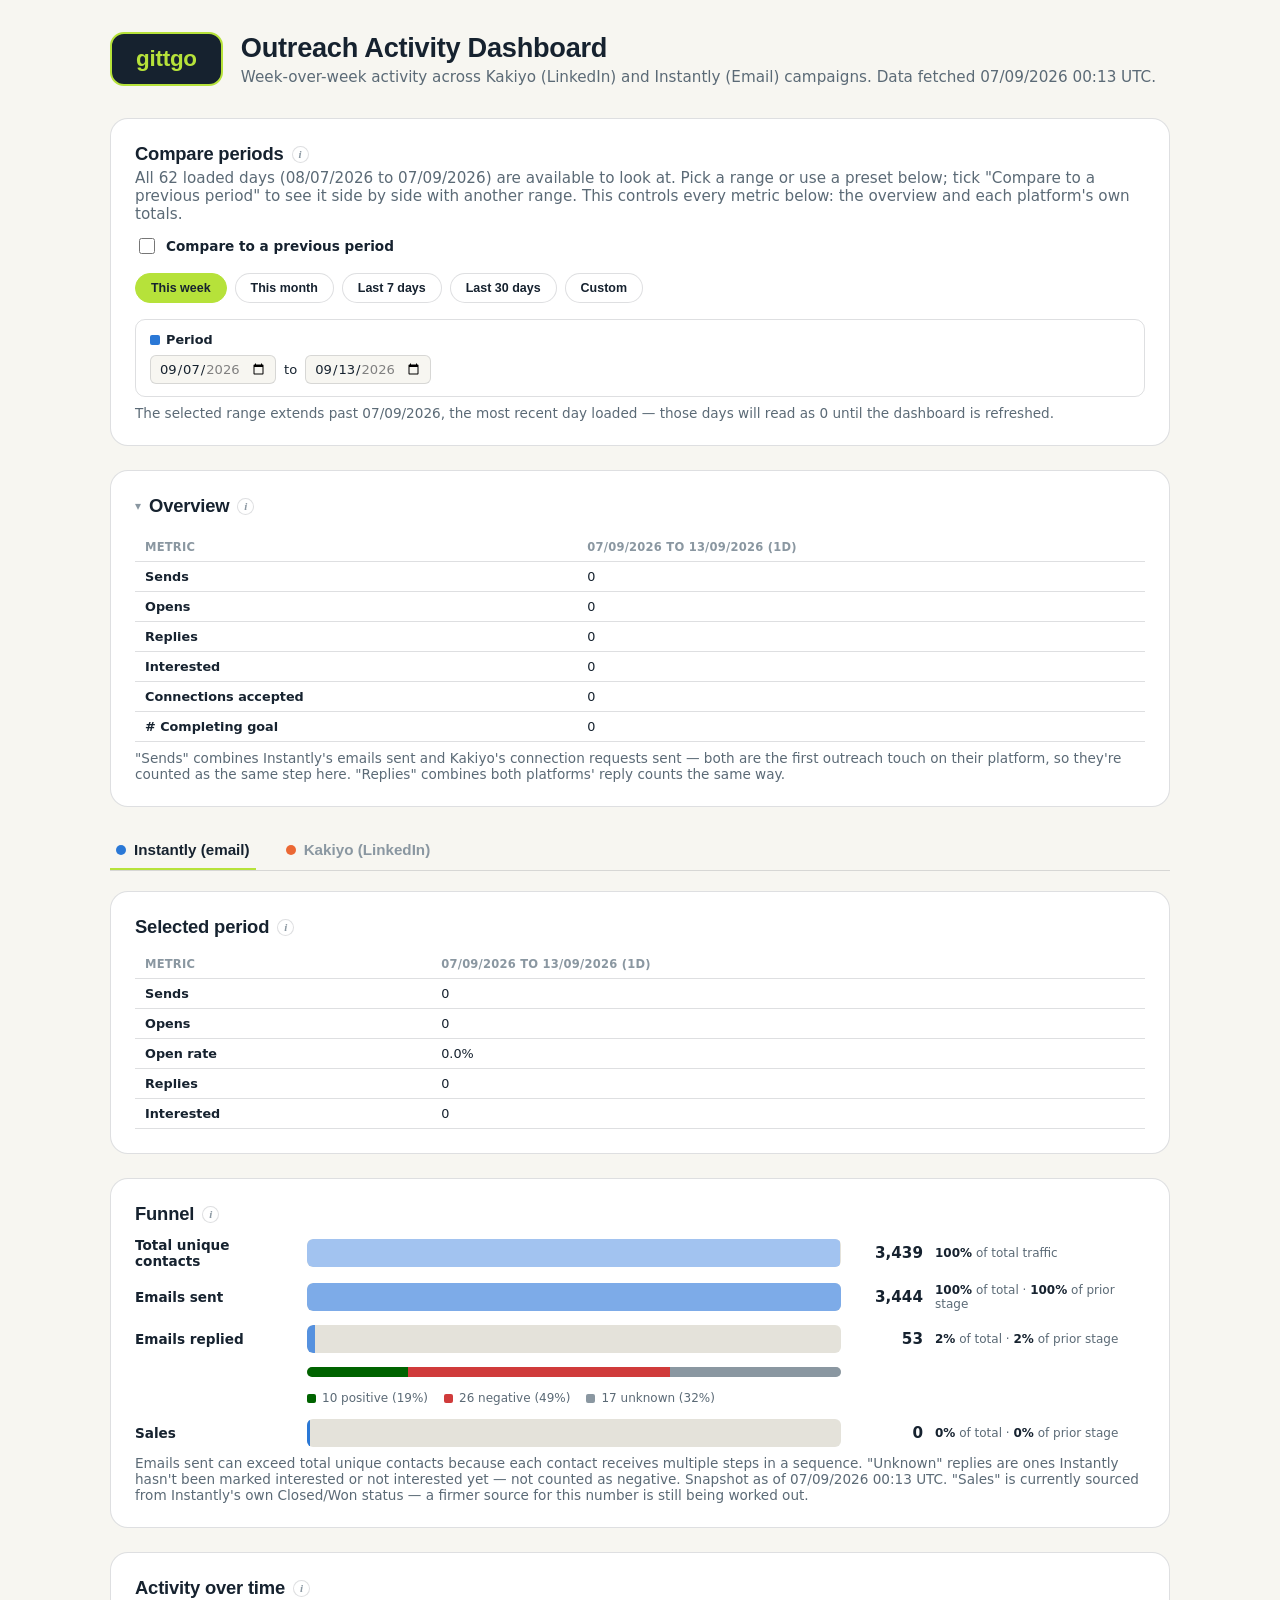
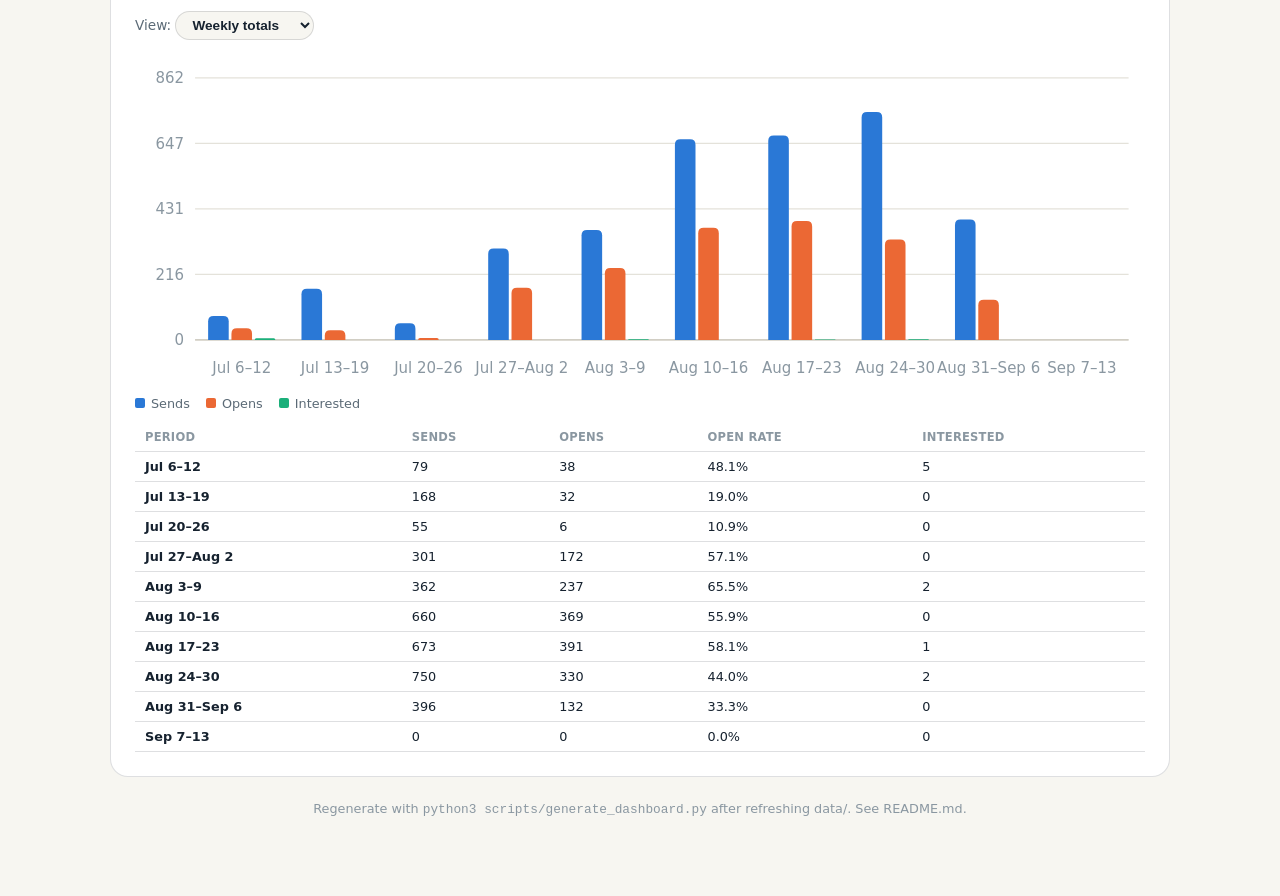
<file: reports/sales-activity.html>
<!doctype html>
<html lang="en">
<head>
<meta charset="utf-8">
<meta name="viewport" content="width=device-width, initial-scale=1">
<meta name="theme-color" content="#16222f">
<title>Outreach Activity Dashboard</title>
<style>
:root { color-scheme: light; }
* { box-sizing: border-box; }
html, body { margin: 0; min-height: 100%; }
body { font-family: 'Inter', system-ui, -apple-system, "Segoe UI", sans-serif; }
.viz-root {
  display: block; min-height: 100vh; background: var(--page); color: var(--ink-1);
  font-family: inherit;
  --gittgo-navy: #16222f; --gittgo-navy-2: #1d2f42; --gittgo-lime: #b6e23a; --gittgo-lime-2: #cdf05e;
  --gittgo-cream: #f7f6f1; --gittgo-coral: #ff6b57;
  --page: var(--gittgo-cream); --surface: #ffffff; --ink-1: var(--gittgo-navy); --ink-2:#5b6a76; --ink-mut:#8a97a1;
  --grid:#e4e2da; --baseline:#c9c6ba; --border: rgba(22,34,47,0.14);
  --good: #006300; --bad: #d03b3b;
  --series-blue: #2a78d6; --series-orange: #eb6834; --series-aqua: #1baf7a;
  --series-yellow: #eda100; --series-violet: #4a3aa7; --series-red: #e34948;
}
@media (prefers-color-scheme: dark) {
  :root:where(:not([data-theme="light"])) { color-scheme: dark; }
  :root:where(:not([data-theme="light"])) .viz-root {
    --page: var(--gittgo-navy); --surface: var(--gittgo-navy-2); --ink-1: var(--gittgo-cream); --ink-2: rgba(247,246,241,.72); --ink-mut: rgba(247,246,241,.55);
    --grid: rgba(247,246,241,.12); --baseline: rgba(247,246,241,.22); --border: rgba(247,246,241,0.14);
    --good: #0ca30c; --bad: #d03b3b;
    --series-blue: #3987e5; --series-orange: #d95926; --series-aqua: #199e70;
    --series-yellow: #c98500; --series-violet: #9085e9; --series-red: #e66767;
  }
}
:root[data-theme="dark"] { color-scheme: dark; }
:root[data-theme="dark"] .viz-root {
  --page: var(--gittgo-navy); --surface: var(--gittgo-navy-2); --ink-1: var(--gittgo-cream); --ink-2: rgba(247,246,241,.72); --ink-mut: rgba(247,246,241,.55);
  --grid: rgba(247,246,241,.12); --baseline: rgba(247,246,241,.22); --border: rgba(247,246,241,0.14);
  --good: #0ca30c; --bad: #d03b3b;
  --series-blue: #3987e5; --series-orange: #d95926; --series-aqua: #199e70;
  --series-yellow: #c98500; --series-violet: #9085e9; --series-red: #e66767;
}
.wrap { max-width: 1100px; margin: 0 auto; padding: 32px 20px 80px; }
h1, h2, h3 { font-family: 'Poppins', 'Inter', sans-serif; font-weight: 800; letter-spacing: -0.01em; }
h1 { font-size: 1.7rem; margin: 0 0 4px; }
.sub { color: var(--ink-2); margin: 0 0 32px; font-size: 0.95rem; }
.page-header { display: flex; align-items: stretch; gap: 18px; margin-bottom: 32px; }
.brand-logo { flex-shrink: 0; display: flex; }
.brand-mark { display: flex; align-items: center; justify-content: center; font-family: 'Poppins', 'Inter', sans-serif;
  font-weight: 800; font-size: 1.4rem; white-space: nowrap;
  color: var(--gittgo-lime); background: var(--gittgo-navy); border: 2px solid var(--gittgo-lime);
  border-radius: 14px; padding: 0 24px; letter-spacing: -0.01em; box-sizing: border-box; }
.page-header-text { min-width: 0; }
.page-header-text .sub { margin-bottom: 0; }
@media (max-width: 640px) {
  .page-header { flex-direction: column; align-items: flex-start; gap: 12px; }
  .brand-mark { font-size: 1.05rem; padding: 12px; }
}
h2 { font-size: 1.15rem; margin: 0 0 4px; display:flex; align-items:center; gap:8px; }
h3 { font-size: 0.95rem; margin: 24px 0 4px; color: var(--ink-2); font-weight: 700; }
h2 .dot { width:10px; height:10px; border-radius:50%; display:inline-block; }
section { background: var(--surface); border: 1px solid var(--border); border-radius: 18px; padding: 24px; margin-bottom: 24px; }
.collapsible > summary { cursor: pointer; list-style: none; display: flex; align-items: center; gap: 8px; }
.collapsible > summary::-webkit-details-marker { display: none; }
.collapsible > summary h2 { margin: 0; }
.collapsible > summary .chevron { display: inline-block; font-size: 0.75rem; color: var(--ink-mut);
  transition: transform .15s ease; }
.collapsible:not([open]) > summary .chevron { transform: rotate(-90deg); }
.collapsible:not([open]) > summary { margin-bottom: 0; }
.collapsible-body { margin-top: 16px; }
.tiles { display: grid; grid-template-columns: repeat(auto-fit, minmax(140px, 1fr)); gap: 14px; margin: 16px 0; }
.tile { padding: 14px 16px; border: 1px solid var(--border); border-radius: 14px; }
.tile-label { font-size: 0.78rem; color: var(--ink-mut); margin-bottom: 6px; }
.tile-value { font-family: 'Poppins', 'Inter', sans-serif; font-weight: 800; font-size: 1.5rem; font-variant-numeric: tabular-nums; }
.tile-sub { font-size: 0.76rem; color: var(--ink-2); margin-top: 4px; }
.delta { font-weight: 600; }
.delta.up { color: var(--good); }
.delta.down { color: var(--bad); }
.delta.flat { color: var(--ink-mut); font-weight: 400; }
.note { font-size: 0.85rem; color: var(--ink-2); margin: 8px 0 0; }
.chart-wrap { margin-top: 16px; }
.chart-wrap.wide { overflow-x: auto; }
.chart { width: 100%; height: auto; }
.gridline { stroke: var(--grid); stroke-width: 1; }
.baseline { stroke: var(--baseline); stroke-width: 1; }
.axis-label { fill: var(--ink-mut); font-size: 11px; }
.bar { transition: opacity .1s; }
.bar:hover { opacity: 0.8; }
.legend { display: flex; gap: 16px; flex-wrap: wrap; margin-top: 8px; font-size: 0.8rem; color: var(--ink-2); }
.legend-item { display: inline-flex; align-items: center; gap: 6px; }
.legend-item i { width: 10px; height: 10px; border-radius: 2px; display: inline-block; }
.table-wrap { overflow-x: auto; margin-top: 12px; }
table { border-collapse: collapse; width: 100%; font-size: 0.8rem; }
th, td { text-align: left; padding: 7px 10px; border-bottom: 1px solid var(--border); white-space: nowrap; }
th { color: var(--ink-mut); font-weight: 600; font-size: 0.72rem; text-transform: uppercase; letter-spacing: .02em;
  background: var(--surface); }
.rowhead { font-weight: 600; }
.pagination-bar { display: flex; flex-wrap: wrap; align-items: center; justify-content: space-between; gap: 10px;
  margin-top: 10px; padding-top: 10px; border-top: 1px solid var(--border); font-size: 0.78rem; color: var(--ink-2); }
.pagination-size { display: flex; align-items: center; gap: 6px; }
.pagination-size select { font: inherit; font-size: 0.78rem; background: var(--page); color: var(--ink-1);
  border: 1px solid var(--border); border-radius: 999px; padding: 4px 10px; }
.pagination-nav { display: flex; align-items: center; gap: 8px; }
.pagination-nav button { font: inherit; font-family: 'Poppins', 'Inter', sans-serif; font-weight: 600; font-size: 0.78rem;
  background: var(--surface); color: var(--ink-1);
  border: 1px solid var(--border); border-radius: 999px; padding: 4px 12px; cursor: pointer; }
.pagination-nav button:hover:not(:disabled) { background: var(--grid); }
.pagination-nav button:disabled { opacity: 0.4; cursor: default; }
.pagination-page { font-variant-numeric: tabular-nums; min-width: 44px; text-align: center; }
.pill { display: inline-block; margin-left: 8px; font-size: 0.65rem; font-weight: 500; color: var(--ink-mut);
  border: 1px solid var(--border); border-radius: 999px; padding: 1px 7px; text-transform: uppercase; }
.mut { color: var(--ink-mut); }
.empty { color: var(--ink-mut); font-size: 0.9rem; }
footer { color: var(--ink-mut); font-size: 0.8rem; text-align: center; margin-top: 8px; }

.info-wrap { position: relative; display: inline-flex; }
.info-icon { width: 17px; height: 17px; border-radius: 50%; border: 1px solid var(--border); background: var(--surface);
  color: var(--ink-mut); font-size: 11px; font-weight: 700; font-style: italic; font-family: Georgia, "Times New Roman", serif;
  line-height: 1; cursor: pointer; display: inline-flex; align-items: center; justify-content: center; padding: 0; }
.info-icon:hover, .info-icon:focus-visible { color: var(--gittgo-navy); border-color: var(--gittgo-lime); background: var(--gittgo-lime); }
.info-tip { position: absolute; top: calc(100% + 8px); left: 0; z-index: 30; width: 270px; max-width: 75vw;
  background: var(--surface); color: var(--ink-2); border: 1px solid var(--border); border-radius: 8px;
  padding: 10px 12px; font-size: 0.78rem; font-weight: 400; line-height: 1.45; box-shadow: 0 6px 20px rgba(0,0,0,0.14);
  opacity: 0; pointer-events: none; transform: translateY(-4px); transition: opacity .12s ease, transform .12s ease; }
.info-wrap:hover .info-tip, .info-wrap.open .info-tip { opacity: 1; pointer-events: auto; transform: translateY(0); }
@media (hover: none) {
  .info-wrap:hover .info-tip { opacity: 0; pointer-events: none; }
  .info-wrap.open .info-tip { opacity: 1; pointer-events: auto; }
}

.compare-toggle { display: flex; align-items: center; gap: 8px; font-size: 0.85rem; font-weight: 600;
  color: var(--ink-1); margin-bottom: 10px; cursor: pointer; user-select: none; }
.compare-toggle input { width: 16px; height: 16px; cursor: pointer; accent-color: var(--gittgo-lime); }
.presets { display: flex; flex-wrap: wrap; gap: 8px; margin: 16px 0; }
.presets button { font: inherit; font-family: 'Poppins', 'Inter', sans-serif; font-weight: 700; font-size: 0.78rem;
  background: var(--surface); color: var(--ink-1);
  border: 1px solid var(--border); border-radius: 999px; padding: 7px 15px; cursor: pointer; transition: transform .1s ease; }
.presets button:hover { background: var(--grid); }
.presets button:active { transform: translateY(1px); }
.presets button.active { background: var(--gittgo-lime); color: var(--gittgo-navy); border-color: var(--gittgo-lime); }
[data-role="presets-compare"] { display: none; }
[data-role="pb-picker"] { display: none; }
#global-compare.compare-mode [data-role="presets-single"] { display: none; }
#global-compare.compare-mode [data-role="presets-compare"] { display: flex; }
#global-compare.compare-mode [data-role="pb-picker"] { display: block; }
.range-pickers { display: grid; grid-template-columns: repeat(auto-fit, minmax(260px, 1fr)); gap: 16px; margin-bottom: 8px; }
.range-picker { border: 1px solid var(--border); border-radius: 10px; padding: 12px 14px; }
.range-picker .rp-label { display:flex; align-items:center; gap:6px; font-size: 0.8rem; font-weight: 600; margin-bottom: 8px; }
.range-picker .rp-label i { width:10px; height:10px; border-radius: 2px; display:inline-block; }
.range-picker .rp-fields { display: flex; align-items: center; gap: 8px; font-size: 0.82rem; }
.range-picker input[type="date"] { font: inherit; font-size: 0.82rem; background: var(--page); color: var(--ink-1);
  border: 1px solid var(--border); border-radius: 6px; padding: 5px 8px; }
.compare-table td.pa { border-left: 3px solid var(--series-blue); }
.compare-table td.pb { border-left: 3px solid var(--series-yellow); }
.pace { color: var(--ink-mut); font-size: 0.82em; font-weight: 400; }

.funnel { display: flex; flex-direction: column; gap: 14px; margin-top: 12px; }
.funnel-row { display: grid; grid-template-columns: 160px 1fr 70px 210px; align-items: center; gap: 12px; }
.funnel-label { font-size: 0.85rem; font-weight: 600; }
.funnel-track { background: var(--grid); border-radius: 6px; height: 28px; overflow: hidden; }
.funnel-fill { height: 100%; border-radius: 6px 0 0 6px; min-width: 3px; }
.funnel-value { font-size: 0.95rem; font-weight: 700; font-variant-numeric: tabular-nums; text-align: right; }
.funnel-meta { font-size: 0.75rem; color: var(--ink-2); }
.funnel-meta b { color: var(--ink-1); font-variant-numeric: tabular-nums; }
.split-bar { grid-column: 2 / 3; display: flex; height: 10px; border-radius: 5px; overflow: hidden; background: var(--grid); }
.split-bar .seg { height: 100%; min-width: 2px; }
.split-bar .seg.good { background: var(--good); }
.split-bar .seg.bad { background: var(--bad); }
.split-bar .seg.unknown { background: var(--ink-mut); }
.split-legend { grid-column: 2 / 5; display: flex; gap: 16px; font-size: 0.75rem; color: var(--ink-2); }
.split-legend .legend-item i { width: 9px; height: 9px; border-radius: 2px; }
.split-legend .legend-item i.good { background: var(--good); }
.split-legend .legend-item i.bad { background: var(--bad); }
.split-legend .legend-item i.unknown { background: var(--ink-mut); }
@media (max-width: 640px) {
  .funnel-row { grid-template-columns: 1fr; gap: 4px; }
  .funnel-value, .funnel-meta { text-align: left; }
  .split-bar, .split-legend { grid-column: auto; }
}

.tabs { display: flex; gap: 4px; margin: 0 0 20px; border-bottom: 1px solid var(--border); }
.tabs button { font: inherit; font-family: 'Poppins', 'Inter', sans-serif; font-size: 0.95rem; font-weight: 700;
  background: none; color: var(--ink-mut);
  border: none; border-bottom: 2px solid transparent; padding: 10px 6px; margin-right: 20px; cursor: pointer;
  display: flex; align-items: center; gap: 8px; }
.tabs button .dot { width:10px; height:10px; border-radius:50%; display:inline-block; }
.tabs button:hover { color: var(--ink-1); }
.tabs button.active { color: var(--ink-1); border-bottom-color: var(--gittgo-lime); }
.tab-panel { display: none; }
.tab-panel.active { display: block; }

.granularity-switch { margin: 12px 0 4px; font-size: 0.85rem; color: var(--ink-2); }
.granularity-switch select { font: inherit; font-family: 'Poppins', 'Inter', sans-serif; font-size: 0.85rem; font-weight: 600; background: var(--page);
  color: var(--ink-1); border: 1px solid var(--border); border-radius: 999px; padding: 5px 12px; cursor: pointer; }
.granularity-panel { display: none; }
.granularity-panel.active { display: block; }
</style>
</head>
<body>
<div class="viz-root">
<div class="wrap">
  <div class="page-header">
    <span class="brand-logo"><span class="brand-mark">gittgo</span></span>
    <div class="page-header-text">
      <h1>Outreach Activity Dashboard</h1>
      <p class="sub">Week-over-week activity across Kakiyo (LinkedIn) and Instantly (Email) campaigns. Data fetched 07/09/2026 00:13 UTC.</p>
    </div>
  </div>

  <section>
    <h2>Compare periods <span class='info-wrap'><button type='button' class='info-icon' aria-label='About this section'>i</button><span class='info-tip' role='tooltip'>Pick a date range (or use a preset) to see totals for that period. Tick the Compare box to line it up against a second range instead. This is the one control for the whole page — it drives the Overview below and each platform tab&#x27;s own Selected period numbers, all at once. If Period A and B had a different number of days with actual sending activity (e.g. an in-progress week vs a full one, or weekends with no sends), the A vs B change compares daily pace over those active days, not raw totals.</span></span></h2>
    <p class="sub" style="margin-bottom:12px;">All 62 loaded days (08/07/2026 to 07/09/2026) are available to look at. Pick a range or use a preset below; tick "Compare to a previous period" to see it side by side with another range. This controls every metric below: the overview and each platform's own totals.</p>
    
    <div id="global-compare">
      <label class="compare-toggle">
        <input type="checkbox" data-role="compare-toggle">
        Compare to a previous period
      </label>
      <div class="presets" data-role="presets-single">
        <button type="button" data-preset="this-week">This week</button>
        <button type="button" data-preset="this-month">This month</button>
        <button type="button" data-preset="last-7d">Last 7 days</button>
        <button type="button" data-preset="last-30d">Last 30 days</button>
        <button type="button" data-preset="custom">Custom</button>
      </div>
      <div class="presets" data-role="presets-compare">
        <button type="button" data-preset="week">This week vs last week</button>
        <button type="button" data-preset="month">This month vs last month</button>
        <button type="button" data-preset="7d">Last 7 days vs previous 7 days</button>
        <button type="button" data-preset="30d">Last 30 days vs previous 30 days</button>
      </div>
      <div class="range-pickers">
        <div class="range-picker">
          <div class="rp-label"><i style="background:var(--series-blue)"></i><span data-role="pa-title">Period</span></div>
          <div class="rp-fields">
            <input type="date" data-role="pa-start" min="2026-07-08" max="2026-09-07">
            <span>to</span>
            <input type="date" data-role="pa-end" min="2026-07-08" max="2026-09-07">
          </div>
        </div>
        <div class="range-picker" data-role="pb-picker">
          <div class="rp-label"><i style="background:var(--series-yellow)"></i>Period B</div>
          <div class="rp-fields">
            <input type="date" data-role="pb-start" min="2026-07-08" max="2026-09-07">
            <span>to</span>
            <input type="date" data-role="pb-end" min="2026-07-08" max="2026-09-07">
          </div>
        </div>
      </div>
      <p class="note" data-role="range-note"></p>
    </div>
    
  </section>

  <section>
    <details class="collapsible" open>
      <summary><span class="chevron">▾</span><h2>Overview <span class='info-wrap'><button type='button' class='info-icon' aria-label='About this section'>i</button><span class='info-tip' role='tooltip'>Cross-platform totals for the two periods picked above. Sends and Replies each combine both platforms into one number — see the note under the table for how.</span></span></h2></summary>
      <div class="collapsible-body">
        <div class="compare-output" data-metrics='[[[&quot;sent&quot;, &quot;connSent&quot;], &quot;Sends&quot;, false], [&quot;opens&quot;, &quot;Opens&quot;, false], [[&quot;replies&quot;, &quot;replied&quot;], &quot;Replies&quot;, false], [&quot;interested&quot;, &quot;Interested&quot;, false], [&quot;connAccepted&quot;, &quot;Connections accepted&quot;, false], [&quot;completingGoal&quot;, &quot;# Completing goal&quot;, false]]' data-needs-kakiyo="1"></div>
        <p class='note'>"Sends" combines Instantly's emails sent and Kakiyo's connection requests sent — both are the first outreach touch on their platform, so they're counted as the same step here. "Replies" combines both platforms' reply counts the same way.</p>
      </div>
    </details>
  </section>

  <div class="tabs">
    <button type="button" data-tab="instantly"><span class="dot" style="background:var(--series-blue)"></span>Instantly (email)</button>
    <button type="button" data-tab="kakiyo"><span class="dot" style="background:var(--series-orange)"></span>Kakiyo (LinkedIn)</button>
  </div>

  <div class="tab-panel" data-tab="instantly">
    <section>
      <h2>Selected period <span class='info-wrap'><button type='button' class='info-icon' aria-label='About this section'>i</button><span class='info-tip' role='tooltip'>Instantly&#x27;s own metrics for the same two periods chosen in Compare periods above, with a % change between them.</span></span></h2>
      <div class="compare-output" data-metrics='[[&quot;sent&quot;, &quot;Sends&quot;, false], [&quot;opens&quot;, &quot;Opens&quot;, false], [&quot;openRate&quot;, &quot;Open rate&quot;, true], [&quot;replies&quot;, &quot;Replies&quot;, false], [&quot;interested&quot;, &quot;Interested&quot;, false]]' data-needs-kakiyo="0"></div>
    </section>

    <section>
      <h2>Funnel <span class='info-wrap'><button type='button' class='info-icon' aria-label='About this section'>i</button><span class='info-tip' role='tooltip'>A cumulative, all-time view of Instantly&#x27;s pipeline — Total unique contacts through Sales — independent of the date picker above. Each bar shows its share of total traffic and its share of the stage before it.</span></span></h2>
      <div class='funnel'><div class='funnel-row'><div class='funnel-label'>Total unique contacts</div><div class='funnel-track'><div class='funnel-fill' style='width:99.9%; background:color-mix(in oklab, var(--series-blue) 45%, var(--surface) 55%);'></div></div><div class='funnel-value'>3,439</div><div class='funnel-meta'><b>100%</b> of total traffic</div></div><div class='funnel-row'><div class='funnel-label'>Emails sent</div><div class='funnel-track'><div class='funnel-fill' style='width:100.0%; background:color-mix(in oklab, var(--series-blue) 63%, var(--surface) 37%);'></div></div><div class='funnel-value'>3,444</div><div class='funnel-meta'><b>100%</b> of total · <b>100%</b> of prior stage</div></div><div class='funnel-row'><div class='funnel-label'>Emails replied</div><div class='funnel-track'><div class='funnel-fill' style='width:1.5%; background:color-mix(in oklab, var(--series-blue) 82%, var(--surface) 18%);'></div></div><div class='funnel-value'>53</div><div class='funnel-meta'><b>2%</b> of total · <b>2%</b> of prior stage</div></div><div class='funnel-row'><div></div><div class='split-bar'><div class='seg good' style='width:18.9%'></div><div class='seg bad' style='width:49.1%'></div><div class='seg unknown' style='width:32.1%'></div></div><div></div><div></div></div><div class='funnel-row'><div></div><div class='split-legend'><span class='legend-item'><i class='good'></i>10 positive (19%)</span><span class='legend-item'><i class='bad'></i>26 negative (49%)</span><span class='legend-item'><i class='unknown'></i>17 unknown (32%)</span></div></div><div class='funnel-row'><div class='funnel-label'>Sales</div><div class='funnel-track'><div class='funnel-fill' style='width:0.0%; background:color-mix(in oklab, var(--series-blue) 100%, var(--surface) 0%);'></div></div><div class='funnel-value'>0</div><div class='funnel-meta'><b>0%</b> of total · <b>0%</b> of prior stage</div></div></div><p class='note'>Emails sent can exceed total unique contacts because each contact receives multiple steps in a sequence. "Unknown" replies are ones Instantly hasn't been marked interested or not interested yet — not counted as negative. Snapshot as of 07/09/2026 00:13 UTC. "Sales" is currently sourced from Instantly's own Closed/Won status — a firmer source for this number is still being worked out.</p>
    </section>

    <section>
      <h2>Activity over time <span class='info-wrap'><button type='button' class='info-icon' aria-label='About this section'>i</button><span class='info-tip' role='tooltip'>Every day, week, or month of loaded data, charted and tabled — pick which one with the dropdown below. This is a full history view and isn&#x27;t affected by the date picker above.</span></span></h2>
      
    <div class="granularity-group">
      <div class="granularity-switch">
        <label>View: <select data-role="granularity-select">
          <option value="weekly" selected>Weekly totals</option>
          <option value="monthly">Monthly totals</option>
          <option value="daily">Daily activity</option>
        </select></label>
      </div>
      
      <div class="granularity-panel active" data-granularity="weekly">
        <div class='chart-wrap'><svg viewBox='0 0 740 240' class='chart' role='img' aria-label='Activity'><line x1='44' y1='208.0' x2='728' y2='208.0' class='gridline'/><text x='36' y='212.0' class='axis-label' text-anchor='end'>0</text><line x1='44' y1='160.0' x2='728' y2='160.0' class='gridline'/><text x='36' y='164.0' class='axis-label' text-anchor='end'>216</text><line x1='44' y1='112.0' x2='728' y2='112.0' class='gridline'/><text x='36' y='116.0' class='axis-label' text-anchor='end'>431</text><line x1='44' y1='64.0' x2='728' y2='64.0' class='gridline'/><text x='36' y='68.0' class='axis-label' text-anchor='end'>647</text><line x1='44' y1='16.0' x2='728' y2='16.0' class='gridline'/><text x='36' y='20.0' class='axis-label' text-anchor='end'>862</text><line x1='44' y1='208' x2='728' y2='208' class='baseline'/><path d='M53.576,208.0 L53.576,194.41391304347826 Q53.576,190.41391304347826 57.576,190.41391304347826 L64.65866666666668,190.41391304347826 Q68.65866666666668,190.41391304347826 68.65866666666668,194.41391304347826 L68.65866666666668,208.0 Z' fill='var(--series-blue)' class='bar'><title>Jul 6–12 — Sends: 79</title></path><path d='M70.65866666666668,208.0 L70.65866666666668,203.54086956521738 Q70.65866666666668,199.54086956521738 74.65866666666668,199.54086956521738 L81.74133333333334,199.54086956521738 Q85.74133333333334,199.54086956521738 85.74133333333334,203.54086956521738 L85.74133333333334,208.0 Z' fill='var(--series-orange)' class='bar'><title>Jul 6–12 — Opens: 38</title></path><path d='M87.74133333333333,208.0 L87.74133333333333,208.0 Q87.74133333333333,206.88695652173914 88.8543768115942,206.88695652173914 L101.71095652173913,206.88695652173914 Q102.824,206.88695652173914 102.824,208.0 L102.824,208.0 Z' fill='var(--series-aqua)' class='bar'><title>Jul 6–12 — Interested: 5</title></path><path d='M121.976,208.0 L121.976,174.6017391304348 Q121.976,170.6017391304348 125.976,170.6017391304348 L133.05866666666668,170.6017391304348 Q137.05866666666668,170.6017391304348 137.05866666666668,174.6017391304348 L137.05866666666668,208.0 Z' fill='var(--series-blue)' class='bar'><title>Jul 13–19 — Sends: 168</title></path><path d='M139.05866666666668,208.0 L139.05866666666668,204.87652173913042 Q139.05866666666668,200.87652173913042 143.05866666666668,200.87652173913042 L150.14133333333336,200.87652173913042 Q154.14133333333336,200.87652173913042 154.14133333333336,204.87652173913042 L154.14133333333336,208.0 Z' fill='var(--series-orange)' class='bar'><title>Jul 13–19 — Opens: 32</title></path><path d='M190.376,208.0 L190.376,199.75652173913042 Q190.376,195.75652173913042 194.376,195.75652173913042 L201.45866666666666,195.75652173913042 Q205.45866666666666,195.75652173913042 205.45866666666666,199.75652173913042 L205.45866666666666,208.0 Z' fill='var(--series-blue)' class='bar'><title>Jul 20–26 — Sends: 55</title></path><path d='M207.45866666666666,208.0 L207.45866666666666,208.0 Q207.45866666666666,206.66434782608695 208.7943188405797,206.66434782608695 L221.2056811594203,206.66434782608695 Q222.54133333333334,206.66434782608695 222.54133333333334,208.0 L222.54133333333334,208.0 Z' fill='var(--series-orange)' class='bar'><title>Jul 20–26 — Opens: 6</title></path><path d='M258.776,208.0 L258.776,144.99478260869563 Q258.776,140.99478260869563 262.776,140.99478260869563 L269.8586666666667,140.99478260869563 Q273.8586666666667,140.99478260869563 273.8586666666667,144.99478260869563 L273.8586666666667,208.0 Z' fill='var(--series-blue)' class='bar'><title>Jul 27–Aug 2 — Sends: 301</title></path><path d='M275.8586666666667,208.0 L275.8586666666667,173.7113043478261 Q275.8586666666667,169.7113043478261 279.8586666666667,169.7113043478261 L286.9413333333334,169.7113043478261 Q290.9413333333334,169.7113043478261 290.9413333333334,173.7113043478261 L290.9413333333334,208.0 Z' fill='var(--series-orange)' class='bar'><title>Jul 27–Aug 2 — Opens: 172</title></path><path d='M327.17600000000004,208.0 L327.17600000000004,131.41565217391303 Q327.17600000000004,127.41565217391303 331.17600000000004,127.41565217391303 L338.2586666666667,127.41565217391303 Q342.2586666666667,127.41565217391303 342.2586666666667,131.41565217391303 L342.2586666666667,208.0 Z' fill='var(--series-blue)' class='bar'><title>Aug 3–9 — Sends: 362</title></path><path d='M344.2586666666667,208.0 L344.2586666666667,159.24173913043478 Q344.2586666666667,155.24173913043478 348.2586666666667,155.24173913043478 L355.3413333333334,155.24173913043478 Q359.3413333333334,155.24173913043478 359.3413333333334,159.24173913043478 L359.3413333333334,208.0 Z' fill='var(--series-orange)' class='bar'><title>Aug 3–9 — Opens: 237</title></path><path d='M361.3413333333334,208.0 L361.3413333333334,208.0 Q361.3413333333334,207.55478260869566 361.7865507246378,207.55478260869566 L375.9787826086957,207.55478260869566 Q376.4240000000001,207.55478260869566 376.4240000000001,208.0 L376.4240000000001,208.0 Z' fill='var(--series-aqua)' class='bar'><title>Aug 3–9 — Interested: 2</title></path><path d='M395.576,208.0 L395.576,65.07826086956518 Q395.576,61.078260869565185 399.576,61.078260869565185 L406.6586666666667,61.078260869565185 Q410.6586666666667,61.078260869565185 410.6586666666667,65.07826086956518 L410.6586666666667,208.0 Z' fill='var(--series-blue)' class='bar'><title>Aug 10–16 — Sends: 660</title></path><path d='M412.6586666666667,208.0 L412.6586666666667,129.8573913043478 Q412.6586666666667,125.85739130434781 416.6586666666667,125.85739130434781 L423.7413333333334,125.85739130434781 Q427.7413333333334,125.85739130434781 427.7413333333334,129.8573913043478 L427.7413333333334,208.0 Z' fill='var(--series-orange)' class='bar'><title>Aug 10–16 — Opens: 369</title></path><path d='M463.97600000000006,208.0 L463.97600000000006,62.184347826086935 Q463.97600000000006,58.184347826086935 467.97600000000006,58.184347826086935 L475.05866666666674,58.184347826086935 Q479.05866666666674,58.184347826086935 479.05866666666674,62.184347826086935 L479.05866666666674,208.0 Z' fill='var(--series-blue)' class='bar'><title>Aug 17–23 — Sends: 673</title></path><path d='M481.05866666666674,208.0 L481.05866666666674,124.96 Q481.05866666666674,120.96 485.05866666666674,120.96 L492.1413333333334,120.96 Q496.1413333333334,120.96 496.1413333333334,124.96 L496.1413333333334,208.0 Z' fill='var(--series-orange)' class='bar'><title>Aug 17–23 — Opens: 391</title></path><path d='M498.14133333333336,208.0 L498.14133333333336,208.0 Q498.14133333333336,207.77739130434782 498.36394202898555,207.77739130434782 L513.0013913043479,207.77739130434782 Q513.224,207.77739130434782 513.224,208.0 L513.224,208.0 Z' fill='var(--series-aqua)' class='bar'><title>Aug 17–23 — Interested: 1</title></path><path d='M532.3760000000001,208.0 L532.3760000000001,45.04347826086956 Q532.3760000000001,41.04347826086956 536.3760000000001,41.04347826086956 L543.4586666666668,41.04347826086956 Q547.4586666666668,41.04347826086956 547.4586666666668,45.04347826086956 L547.4586666666668,208.0 Z' fill='var(--series-blue)' class='bar'><title>Aug 24–30 — Sends: 750</title></path><path d='M549.4586666666668,208.0 L549.4586666666668,138.53913043478258 Q549.4586666666668,134.53913043478258 553.4586666666668,134.53913043478258 L560.5413333333335,134.53913043478258 Q564.5413333333335,134.53913043478258 564.5413333333335,138.53913043478258 L564.5413333333335,208.0 Z' fill='var(--series-orange)' class='bar'><title>Aug 24–30 — Opens: 330</title></path><path d='M566.5413333333335,208.0 L566.5413333333335,208.0 Q566.5413333333335,207.55478260869566 566.9865507246378,207.55478260869566 L581.1787826086958,207.55478260869566 Q581.6240000000001,207.55478260869566 581.6240000000001,208.0 L581.6240000000001,208.0 Z' fill='var(--series-aqua)' class='bar'><title>Aug 24–30 — Interested: 2</title></path><path d='M600.7760000000001,208.0 L600.7760000000001,123.84695652173912 Q600.7760000000001,119.84695652173912 604.7760000000001,119.84695652173912 L611.8586666666667,119.84695652173912 Q615.8586666666667,119.84695652173912 615.8586666666667,123.84695652173912 L615.8586666666667,208.0 Z' fill='var(--series-blue)' class='bar'><title>Aug 31–Sep 6 — Sends: 396</title></path><path d='M617.8586666666667,208.0 L617.8586666666667,182.61565217391305 Q617.8586666666667,178.61565217391305 621.8586666666667,178.61565217391305 L628.9413333333334,178.61565217391305 Q632.9413333333334,178.61565217391305 632.9413333333334,182.61565217391305 L632.9413333333334,208.0 Z' fill='var(--series-orange)' class='bar'><title>Aug 31–Sep 6 — Opens: 132</title></path><text x='78.2' y='232' class='axis-label' text-anchor='middle'>Jul 6–12</text><text x='146.6' y='232' class='axis-label' text-anchor='middle'>Jul 13–19</text><text x='215.0' y='232' class='axis-label' text-anchor='middle'>Jul 20–26</text><text x='283.4' y='232' class='axis-label' text-anchor='middle'>Jul 27–Aug 2</text><text x='351.8' y='232' class='axis-label' text-anchor='middle'>Aug 3–9</text><text x='420.2' y='232' class='axis-label' text-anchor='middle'>Aug 10–16</text><text x='488.6' y='232' class='axis-label' text-anchor='middle'>Aug 17–23</text><text x='557.0' y='232' class='axis-label' text-anchor='middle'>Aug 24–30</text><text x='625.4' y='232' class='axis-label' text-anchor='middle'>Aug 31–Sep 6</text><text x='693.8' y='232' class='axis-label' text-anchor='middle'>Sep 7–13</text></svg><div class='legend'><span class='legend-item'><i style='background:var(--series-blue)'></i>Sends</span><span class='legend-item'><i style='background:var(--series-orange)'></i>Opens</span><span class='legend-item'><i style='background:var(--series-aqua)'></i>Interested</span></div></div>
        <div class='table-wrap'><table><thead><tr><th>Period</th><th>Sends</th><th>Opens</th><th>Open rate</th><th>Interested</th></tr></thead><tbody><tr><td class='rowhead'>Jul 6–12</td><td>79</td><td>38</td><td>48.1%</td><td>5</td></tr><tr><td class='rowhead'>Jul 13–19</td><td>168</td><td>32</td><td>19.0%</td><td>0</td></tr><tr><td class='rowhead'>Jul 20–26</td><td>55</td><td>6</td><td>10.9%</td><td>0</td></tr><tr><td class='rowhead'>Jul 27–Aug 2</td><td>301</td><td>172</td><td>57.1%</td><td>0</td></tr><tr><td class='rowhead'>Aug 3–9</td><td>362</td><td>237</td><td>65.5%</td><td>2</td></tr><tr><td class='rowhead'>Aug 10–16</td><td>660</td><td>369</td><td>55.9%</td><td>0</td></tr><tr><td class='rowhead'>Aug 17–23</td><td>673</td><td>391</td><td>58.1%</td><td>1</td></tr><tr><td class='rowhead'>Aug 24–30</td><td>750</td><td>330</td><td>44.0%</td><td>2</td></tr><tr><td class='rowhead'>Aug 31–Sep 6</td><td>396</td><td>132</td><td>33.3%</td><td>0</td></tr><tr><td class='rowhead'>Sep 7–13</td><td>0</td><td>0</td><td>0.0%</td><td>0</td></tr></tbody></table></div>
      </div>
      <div class="granularity-panel" data-granularity="monthly">
        <div class='chart-wrap'><svg viewBox='0 0 740 240' class='chart' role='img' aria-label='Activity'><line x1='44' y1='208.0' x2='728' y2='208.0' class='gridline'/><text x='36' y='212.0' class='axis-label' text-anchor='end'>0</text><line x1='44' y1='160.0' x2='728' y2='160.0' class='gridline'/><text x='36' y='164.0' class='axis-label' text-anchor='end'>731</text><line x1='44' y1='112.0' x2='728' y2='112.0' class='gridline'/><text x='36' y='116.0' class='axis-label' text-anchor='end'>1461</text><line x1='44' y1='64.0' x2='728' y2='64.0' class='gridline'/><text x='36' y='68.0' class='axis-label' text-anchor='end'>2192</text><line x1='44' y1='16.0' x2='728' y2='16.0' class='gridline'/><text x='36' y='20.0' class='axis-label' text-anchor='end'>2922</text><line x1='44' y1='208' x2='728' y2='208' class='baseline'/><path d='M75.92,208.0 L75.92,172.37985729685334 Q75.92,168.37985729685334 79.92,168.37985729685334 L125.30666666666667,168.37985729685334 Q129.30666666666667,168.37985729685334 129.30666666666667,172.37985729685334 L129.30666666666667,208.0 Z' fill='var(--series-blue)' class='bar'><title>July 2026 — Sends: 603</title></path><path d='M131.30666666666667,208.0 L131.30666666666667,196.09937888198758 Q131.30666666666667,192.09937888198758 135.30666666666667,192.09937888198758 L180.69333333333333,192.09937888198758 Q184.69333333333333,192.09937888198758 184.69333333333333,196.09937888198758 L184.69333333333333,208.0 Z' fill='var(--series-orange)' class='bar'><title>July 2026 — Opens: 242</title></path><path d='M186.69333333333333,208.0 L186.69333333333333,208.0 Q186.69333333333333,207.671474770289 187.02185856304433,207.671474770289 L239.75147477028898,207.671474770289 Q240.07999999999998,207.671474770289 240.07999999999998,208.0 L240.07999999999998,208.0 Z' fill='var(--series-aqua)' class='bar'><title>July 2026 — Interested: 5</title></path><path d='M303.92,208.0 L303.92,45.04347826086956 Q303.92,41.04347826086956 307.92,41.04347826086956 L353.3066666666667,41.04347826086956 Q357.3066666666667,41.04347826086956 357.3066666666667,45.04347826086956 L357.3066666666667,208.0 Z' fill='var(--series-blue)' class='bar'><title>August 2026 — Sends: 2,541</title></path><path d='M359.3066666666667,208.0 L359.3066666666667,122.18120219701247 Q359.3066666666667,118.18120219701247 363.3066666666667,118.18120219701247 L408.6933333333333,118.18120219701247 Q412.6933333333333,118.18120219701247 412.6933333333333,122.18120219701247 L412.6933333333333,208.0 Z' fill='var(--series-orange)' class='bar'><title>August 2026 — Opens: 1,367</title></path><path d='M414.6933333333333,208.0 L414.6933333333333,208.0 Q414.6933333333333,207.671474770289 415.02185856304436,207.671474770289 L467.75147477028895,207.671474770289 Q468.08,207.671474770289 468.08,208.0 L468.08,208.0 Z' fill='var(--series-aqua)' class='bar'><title>August 2026 — Interested: 5</title></path><path d='M531.92,208.0 L531.92,192.28848621733997 Q531.92,188.28848621733997 535.92,188.28848621733997 L581.3066666666666,188.28848621733997 Q585.3066666666666,188.28848621733997 585.3066666666666,192.28848621733997 L585.3066666666666,208.0 Z' fill='var(--series-blue)' class='bar'><title>September 2026 — Sends: 300</title></path><path d='M587.3066666666666,208.0 L587.3066666666666,205.56090549766438 Q587.3066666666666,201.56090549766438 591.3066666666666,201.56090549766438 L636.6933333333333,201.56090549766438 Q640.6933333333333,201.56090549766438 640.6933333333333,205.56090549766438 L640.6933333333333,208.0 Z' fill='var(--series-orange)' class='bar'><title>September 2026 — Opens: 98</title></path><text x='158.0' y='232' class='axis-label' text-anchor='middle'>July 2026</text><text x='386.0' y='232' class='axis-label' text-anchor='middle'>August 2026</text><text x='614.0' y='232' class='axis-label' text-anchor='middle'>September 2026</text></svg><div class='legend'><span class='legend-item'><i style='background:var(--series-blue)'></i>Sends</span><span class='legend-item'><i style='background:var(--series-orange)'></i>Opens</span><span class='legend-item'><i style='background:var(--series-aqua)'></i>Interested</span></div></div>
        <div class='table-wrap'><table><thead><tr><th>Period</th><th>Sends</th><th>Opens</th><th>Open rate</th><th>Interested</th></tr></thead><tbody><tr><td class='rowhead'>July 2026</td><td>603</td><td>242</td><td>40.1%</td><td>5</td></tr><tr><td class='rowhead'>August 2026</td><td>2,541</td><td>1,367</td><td>53.8%</td><td>5</td></tr><tr><td class='rowhead'>September 2026</td><td>300</td><td>98</td><td>32.7%</td><td>0</td></tr></tbody></table></div>
      </div>
      <div class="granularity-panel" data-granularity="daily">
        <div class='chart-wrap wide'><svg viewBox='0 0 3160 240' class='chart' style='width:3160px' role='img' aria-label='Activity'><line x1='44' y1='208.0' x2='3148' y2='208.0' class='gridline'/><text x='36' y='212.0' class='axis-label' text-anchor='end'>0</text><line x1='44' y1='160.0' x2='3148' y2='160.0' class='gridline'/><text x='36' y='164.0' class='axis-label' text-anchor='end'>43</text><line x1='44' y1='112.0' x2='3148' y2='112.0' class='gridline'/><text x='36' y='116.0' class='axis-label' text-anchor='end'>86</text><line x1='44' y1='64.0' x2='3148' y2='64.0' class='gridline'/><text x='36' y='68.0' class='axis-label' text-anchor='end'>129</text><line x1='44' y1='16.0' x2='3148' y2='16.0' class='gridline'/><text x='36' y='20.0' class='axis-label' text-anchor='end'>172</text><line x1='44' y1='208' x2='3148' y2='208' class='baseline'/><path d='M51.009032258064515,208.0 L51.009032258064515,178.6086956521739 Q51.009032258064515,174.6086956521739 55.009032258064515,174.6086956521739 L57.69118279569892,174.6086956521739 Q61.69118279569892,174.6086956521739 61.69118279569892,178.6086956521739 L61.69118279569892,208.0 Z' fill='var(--series-blue)' class='bar'><title>08/07/2026 — Sends: 30</title></path><path d='M63.69118279569892,208.0 L63.69118279569892,198.64347826086956 Q63.69118279569892,194.64347826086956 67.69118279569892,194.64347826086956 L70.37333333333333,194.64347826086956 Q74.37333333333333,194.64347826086956 74.37333333333333,198.64347826086956 L74.37333333333333,208.0 Z' fill='var(--series-orange)' class='bar'><title>08/07/2026 — Opens: 12</title></path><path d='M76.37333333333333,208.0 L76.37333333333333,208.0 Q76.37333333333333,204.66086956521738 79.71246376811595,204.66086956521738 L83.71635343618513,204.66086956521738 Q87.05548387096775,204.66086956521738 87.05548387096775,208.0 L87.05548387096775,208.0 Z' fill='var(--series-aqua)' class='bar'><title>08/07/2026 — Interested: 3</title></path><path d='M101.07354838709676,208.0 L101.07354838709676,190.8521739130435 Q101.07354838709676,186.8521739130435 105.07354838709676,186.8521739130435 L107.75569892473118,186.8521739130435 Q111.75569892473118,186.8521739130435 111.75569892473118,190.8521739130435 L111.75569892473118,208.0 Z' fill='var(--series-blue)' class='bar'><title>09/07/2026 — Sends: 19</title></path><path d='M113.75569892473118,208.0 L113.75569892473118,203.09565217391304 Q113.75569892473118,199.09565217391304 117.75569892473118,199.09565217391304 L120.43784946236559,199.09565217391304 Q124.43784946236559,199.09565217391304 124.43784946236559,203.09565217391304 L124.43784946236559,208.0 Z' fill='var(--series-orange)' class='bar'><title>09/07/2026 — Opens: 8</title></path><path d='M126.43784946236558,208.0 L126.43784946236558,208.0 Q126.43784946236558,206.88695652173914 127.55089294062644,206.88695652173914 L136.0069565217391,206.88695652173914 Q137.11999999999998,206.88695652173914 137.11999999999998,208.0 L137.11999999999998,208.0 Z' fill='var(--series-aqua)' class='bar'><title>09/07/2026 — Interested: 1</title></path><path d='M151.13806451612902,208.0 L151.13806451612902,178.6086956521739 Q151.13806451612902,174.6086956521739 155.13806451612902,174.6086956521739 L157.82021505376343,174.6086956521739 Q161.82021505376343,174.6086956521739 161.82021505376343,178.6086956521739 L161.82021505376343,208.0 Z' fill='var(--series-blue)' class='bar'><title>10/07/2026 — Sends: 30</title></path><path d='M163.82021505376343,208.0 L163.82021505376343,197.5304347826087 Q163.82021505376343,193.5304347826087 167.82021505376343,193.5304347826087 L170.50236559139785,193.5304347826087 Q174.50236559139785,193.5304347826087 174.50236559139785,197.5304347826087 L174.50236559139785,208.0 Z' fill='var(--series-orange)' class='bar'><title>10/07/2026 — Opens: 13</title></path><path d='M176.50236559139785,208.0 L176.50236559139785,208.0 Q176.50236559139785,206.88695652173914 177.6154090696587,206.88695652173914 L186.0714726507714,206.88695652173914 Q187.18451612903226,206.88695652173914 187.18451612903226,208.0 L187.18451612903226,208.0 Z' fill='var(--series-aqua)' class='bar'><title>10/07/2026 — Interested: 1</title></path><path d='M213.8847311827957,208.0 L213.8847311827957,208.0 Q213.8847311827957,205.77391304347827 216.11081813931742,205.77391304347827 L222.34079476390838,205.77391304347827 Q224.5668817204301,205.77391304347827 224.5668817204301,208.0 L224.5668817204301,208.0 Z' fill='var(--series-orange)' class='bar'><title>11/07/2026 — Opens: 2</title></path><path d='M263.94924731182795,208.0 L263.94924731182795,208.0 Q263.94924731182795,204.66086956521738 267.28837774661054,204.66086956521738 L271.2922674146797,204.66086956521738 Q274.63139784946236,204.66086956521738 274.63139784946236,208.0 L274.63139784946236,208.0 Z' fill='var(--series-orange)' class='bar'><title>12/07/2026 — Opens: 3</title></path><path d='M301.3316129032258,208.0 L301.3316129032258,178.6086956521739 Q301.3316129032258,174.6086956521739 305.3316129032258,174.6086956521739 L308.0137634408602,174.6086956521739 Q312.0137634408602,174.6086956521739 312.0137634408602,178.6086956521739 L312.0137634408602,208.0 Z' fill='var(--series-blue)' class='bar'><title>13/07/2026 — Sends: 30</title></path><path d='M314.0137634408602,208.0 L314.0137634408602,197.5304347826087 Q314.0137634408602,193.5304347826087 318.0137634408602,193.5304347826087 L320.6959139784946,193.5304347826087 Q324.6959139784946,193.5304347826087 324.6959139784946,197.5304347826087 L324.6959139784946,208.0 Z' fill='var(--series-orange)' class='bar'><title>13/07/2026 — Opens: 13</title></path><path d='M351.39612903225805,208.0 L351.39612903225805,178.6086956521739 Q351.39612903225805,174.6086956521739 355.39612903225805,174.6086956521739 L358.07827956989246,174.6086956521739 Q362.07827956989246,174.6086956521739 362.07827956989246,178.6086956521739 L362.07827956989246,208.0 Z' fill='var(--series-blue)' class='bar'><title>14/07/2026 — Sends: 30</title></path><path d='M364.07827956989246,208.0 L364.07827956989246,201.98260869565217 Q364.07827956989246,197.98260869565217 368.07827956989246,197.98260869565217 L370.7604301075269,197.98260869565217 Q374.7604301075269,197.98260869565217 374.7604301075269,201.98260869565217 L374.7604301075269,208.0 Z' fill='var(--series-orange)' class='bar'><title>14/07/2026 — Opens: 9</title></path><path d='M401.4606451612903,208.0 L401.4606451612903,178.6086956521739 Q401.4606451612903,174.6086956521739 405.4606451612903,174.6086956521739 L408.1427956989247,174.6086956521739 Q412.1427956989247,174.6086956521739 412.1427956989247,178.6086956521739 L412.1427956989247,208.0 Z' fill='var(--series-blue)' class='bar'><title>15/07/2026 — Sends: 30</title></path><path d='M414.1427956989247,208.0 L414.1427956989247,208.0 Q414.1427956989247,205.77391304347827 416.36888265544644,205.77391304347827 L422.5988592800374,205.77391304347827 Q424.82494623655913,205.77391304347827 424.82494623655913,208.0 L424.82494623655913,208.0 Z' fill='var(--series-orange)' class='bar'><title>15/07/2026 — Opens: 2</title></path><path d='M451.52516129032256,208.0 L451.52516129032256,167.47826086956522 Q451.52516129032256,163.47826086956522 455.52516129032256,163.47826086956522 L458.20731182795697,163.47826086956522 Q462.20731182795697,163.47826086956522 462.20731182795697,167.47826086956522 L462.20731182795697,208.0 Z' fill='var(--series-blue)' class='bar'><title>16/07/2026 — Sends: 40</title></path><path d='M464.20731182795697,208.0 L464.20731182795697,206.43478260869566 Q464.20731182795697,202.43478260869566 468.20731182795697,202.43478260869566 L470.8894623655914,202.43478260869566 Q474.8894623655914,202.43478260869566 474.8894623655914,206.43478260869566 L474.8894623655914,208.0 Z' fill='var(--series-orange)' class='bar'><title>16/07/2026 — Opens: 5</title></path><path d='M501.5896774193548,208.0 L501.5896774193548,169.70434782608697 Q501.5896774193548,165.70434782608697 505.5896774193548,165.70434782608697 L508.2718279569892,165.70434782608697 Q512.2718279569892,165.70434782608697 512.2718279569892,169.70434782608697 L512.2718279569892,208.0 Z' fill='var(--series-blue)' class='bar'><title>17/07/2026 — Sends: 38</title></path><path d='M514.2718279569892,208.0 L514.2718279569892,208.0 Q514.2718279569892,205.77391304347827 516.497914913511,205.77391304347827 L522.7278915381019,205.77391304347827 Q524.9539784946236,205.77391304347827 524.9539784946236,208.0 L524.9539784946236,208.0 Z' fill='var(--series-orange)' class='bar'><title>17/07/2026 — Opens: 2</title></path><path d='M614.4008602150537,208.0 L614.4008602150537,208.0 Q614.4008602150537,206.88695652173914 615.5139036933147,206.88695652173914 L623.9699672744273,206.88695652173914 Q625.0830107526881,206.88695652173914 625.0830107526881,208.0 L625.0830107526881,208.0 Z' fill='var(--series-orange)' class='bar'><title>19/07/2026 — Opens: 1</title></path><path d='M651.7832258064516,208.0 L651.7832258064516,161.91304347826087 Q651.7832258064516,157.91304347826087 655.7832258064516,157.91304347826087 L658.4653763440859,157.91304347826087 Q662.4653763440859,157.91304347826087 662.4653763440859,161.91304347826087 L662.4653763440859,208.0 Z' fill='var(--series-blue)' class='bar'><title>20/07/2026 — Sends: 45</title></path><path d='M664.4653763440859,208.0 L664.4653763440859,208.0 Q664.4653763440859,206.88695652173914 665.5784198223469,206.88695652173914 L674.0344834034595,206.88695652173914 Q675.1475268817203,206.88695652173914 675.1475268817203,208.0 L675.1475268817203,208.0 Z' fill='var(--series-orange)' class='bar'><title>20/07/2026 — Opens: 1</title></path><path d='M714.5298924731181,208.0 L714.5298924731181,208.0 Q714.5298924731181,206.88695652173914 715.6429359513791,206.88695652173914 L724.0989995324917,206.88695652173914 Q725.2120430107525,206.88695652173914 725.2120430107525,208.0 L725.2120430107525,208.0 Z' fill='var(--series-orange)' class='bar'><title>21/07/2026 — Opens: 1</title></path><path d='M764.5944086021505,208.0 L764.5944086021505,208.0 Q764.5944086021505,206.88695652173914 765.7074520804113,206.88695652173914 L774.1635156615239,206.88695652173914 Q775.2765591397848,206.88695652173914 775.2765591397848,208.0 L775.2765591397848,208.0 Z' fill='var(--series-orange)' class='bar'><title>22/07/2026 — Opens: 1</title></path><path d='M852.0412903225806,208.0 L852.0412903225806,200.8695652173913 Q852.0412903225806,196.8695652173913 856.0412903225806,196.8695652173913 L858.723440860215,196.8695652173913 Q862.723440860215,196.8695652173913 862.723440860215,200.8695652173913 L862.723440860215,208.0 Z' fill='var(--series-blue)' class='bar'><title>24/07/2026 — Sends: 10</title></path><path d='M864.723440860215,208.0 L864.723440860215,208.0 Q864.723440860215,204.66086956521738 868.0625712949976,204.66086956521738 L872.0664609630667,204.66086956521738 Q875.4055913978493,204.66086956521738 875.4055913978493,208.0 L875.4055913978493,208.0 Z' fill='var(--series-orange)' class='bar'><title>24/07/2026 — Opens: 3</title></path><path d='M1002.2348387096774,208.0 L1002.2348387096774,128.52173913043478 Q1002.2348387096774,124.52173913043478 1006.2348387096774,124.52173913043478 L1008.9169892473118,124.52173913043478 Q1012.9169892473118,124.52173913043478 1012.9169892473118,128.52173913043478 L1012.9169892473118,208.0 Z' fill='var(--series-blue)' class='bar'><title>27/07/2026 — Sends: 75</title></path><path d='M1014.9169892473118,208.0 L1014.9169892473118,158.57391304347826 Q1014.9169892473118,154.57391304347826 1018.9169892473118,154.57391304347826 L1021.5991397849461,154.57391304347826 Q1025.5991397849461,154.57391304347826 1025.5991397849461,158.57391304347826 L1025.5991397849461,208.0 Z' fill='var(--series-orange)' class='bar'><title>27/07/2026 — Opens: 48</title></path><path d='M1052.2993548387096,208.0 L1052.2993548387096,167.47826086956522 Q1052.2993548387096,163.47826086956522 1056.2993548387096,163.47826086956522 L1058.981505376344,163.47826086956522 Q1062.981505376344,163.47826086956522 1062.981505376344,167.47826086956522 L1062.981505376344,208.0 Z' fill='var(--series-blue)' class='bar'><title>28/07/2026 — Sends: 40</title></path><path d='M1064.981505376344,208.0 L1064.981505376344,198.64347826086956 Q1064.981505376344,194.64347826086956 1068.981505376344,194.64347826086956 L1071.6636559139786,194.64347826086956 Q1075.6636559139786,194.64347826086956 1075.6636559139786,198.64347826086956 L1075.6636559139786,208.0 Z' fill='var(--series-orange)' class='bar'><title>28/07/2026 — Opens: 12</title></path><path d='M1102.3638709677418,208.0 L1102.3638709677418,139.65217391304347 Q1102.3638709677418,135.65217391304347 1106.3638709677418,135.65217391304347 L1109.0460215053763,135.65217391304347 Q1113.0460215053763,135.65217391304347 1113.0460215053763,139.65217391304347 L1113.0460215053763,208.0 Z' fill='var(--series-blue)' class='bar'><title>29/07/2026 — Sends: 65</title></path><path d='M1115.0460215053763,208.0 L1115.0460215053763,161.91304347826087 Q1115.0460215053763,157.91304347826087 1119.0460215053763,157.91304347826087 L1121.7281720430108,157.91304347826087 Q1125.7281720430108,157.91304347826087 1125.7281720430108,161.91304347826087 L1125.7281720430108,208.0 Z' fill='var(--series-orange)' class='bar'><title>29/07/2026 — Opens: 45</title></path><path d='M1152.4283870967743,208.0 L1152.4283870967743,160.8 Q1152.4283870967743,156.8 1156.4283870967743,156.8 L1159.1105376344087,156.8 Q1163.1105376344087,156.8 1163.1105376344087,160.8 L1163.1105376344087,208.0 Z' fill='var(--series-blue)' class='bar'><title>30/07/2026 — Sends: 46</title></path><path d='M1165.1105376344087,208.0 L1165.1105376344087,191.96521739130435 Q1165.1105376344087,187.96521739130435 1169.1105376344087,187.96521739130435 L1171.7926881720432,187.96521739130435 Q1175.7926881720432,187.96521739130435 1175.7926881720432,191.96521739130435 L1175.7926881720432,208.0 Z' fill='var(--series-orange)' class='bar'><title>30/07/2026 — Opens: 18</title></path><path d='M1202.4929032258065,208.0 L1202.4929032258065,128.52173913043478 Q1202.4929032258065,124.52173913043478 1206.4929032258065,124.52173913043478 L1209.175053763441,124.52173913043478 Q1213.175053763441,124.52173913043478 1213.175053763441,128.52173913043478 L1213.175053763441,208.0 Z' fill='var(--series-blue)' class='bar'><title>31/07/2026 — Sends: 75</title></path><path d='M1215.175053763441,208.0 L1215.175053763441,164.1391304347826 Q1215.175053763441,160.1391304347826 1219.175053763441,160.1391304347826 L1221.8572043010754,160.1391304347826 Q1225.8572043010754,160.1391304347826 1225.8572043010754,164.1391304347826 L1225.8572043010754,208.0 Z' fill='var(--series-orange)' class='bar'><title>31/07/2026 — Opens: 43</title></path><path d='M1265.2395698924731,208.0 L1265.2395698924731,208.0 Q1265.2395698924731,206.88695652173914 1266.352613370734,206.88695652173914 L1274.8086769518468,206.88695652173914 Q1275.9217204301076,206.88695652173914 1275.9217204301076,208.0 L1275.9217204301076,208.0 Z' fill='var(--series-orange)' class='bar'><title>01/08/2026 — Opens: 1</title></path><path d='M1315.3040860215053,208.0 L1315.3040860215053,206.43478260869566 Q1315.3040860215053,202.43478260869566 1319.3040860215053,202.43478260869566 L1321.9862365591398,202.43478260869566 Q1325.9862365591398,202.43478260869566 1325.9862365591398,206.43478260869566 L1325.9862365591398,208.0 Z' fill='var(--series-orange)' class='bar'><title>02/08/2026 — Opens: 5</title></path><path d='M1352.686451612903,208.0 L1352.686451612903,128.52173913043478 Q1352.686451612903,124.52173913043478 1356.686451612903,124.52173913043478 L1359.3686021505375,124.52173913043478 Q1363.3686021505375,124.52173913043478 1363.3686021505375,128.52173913043478 L1363.3686021505375,208.0 Z' fill='var(--series-blue)' class='bar'><title>03/08/2026 — Sends: 75</title></path><path d='M1365.3686021505375,208.0 L1365.3686021505375,159.68695652173915 Q1365.3686021505375,155.68695652173915 1369.3686021505375,155.68695652173915 L1372.050752688172,155.68695652173915 Q1376.050752688172,155.68695652173915 1376.050752688172,159.68695652173915 L1376.050752688172,208.0 Z' fill='var(--series-orange)' class='bar'><title>03/08/2026 — Opens: 47</title></path><path d='M1402.7509677419355,208.0 L1402.7509677419355,100.69565217391303 Q1402.7509677419355,96.69565217391303 1406.7509677419355,96.69565217391303 L1409.43311827957,96.69565217391303 Q1413.43311827957,96.69565217391303 1413.43311827957,100.69565217391303 L1413.43311827957,208.0 Z' fill='var(--series-blue)' class='bar'><title>04/08/2026 — Sends: 100</title></path><path d='M1415.43311827957,208.0 L1415.43311827957,121.84347826086956 Q1415.43311827957,117.84347826086956 1419.43311827957,117.84347826086956 L1422.1152688172044,117.84347826086956 Q1426.1152688172044,117.84347826086956 1426.1152688172044,121.84347826086956 L1426.1152688172044,208.0 Z' fill='var(--series-orange)' class='bar'><title>04/08/2026 — Opens: 81</title></path><path d='M1428.1152688172042,208.0 L1428.1152688172042,208.0 Q1428.1152688172042,205.77391304347827 1430.3413557737258,205.77391304347827 L1436.5713323983168,205.77391304347827 Q1438.7974193548387,205.77391304347827 1438.7974193548387,208.0 L1438.7974193548387,208.0 Z' fill='var(--series-aqua)' class='bar'><title>04/08/2026 — Interested: 2</title></path><path d='M1452.8154838709677,208.0 L1452.8154838709677,149.66956521739132 Q1452.8154838709677,145.66956521739132 1456.8154838709677,145.66956521739132 L1459.4976344086022,145.66956521739132 Q1463.4976344086022,145.66956521739132 1463.4976344086022,149.66956521739132 L1463.4976344086022,208.0 Z' fill='var(--series-blue)' class='bar'><title>05/08/2026 — Sends: 56</title></path><path d='M1465.4976344086022,208.0 L1465.4976344086022,187.51304347826087 Q1465.4976344086022,183.51304347826087 1469.4976344086022,183.51304347826087 L1472.1797849462366,183.51304347826087 Q1476.1797849462366,183.51304347826087 1476.1797849462366,187.51304347826087 L1476.1797849462366,208.0 Z' fill='var(--series-orange)' class='bar'><title>05/08/2026 — Opens: 22</title></path><path d='M1502.8799999999999,208.0 L1502.8799999999999,200.8695652173913 Q1502.8799999999999,196.8695652173913 1506.8799999999999,196.8695652173913 L1509.5621505376344,196.8695652173913 Q1513.5621505376344,196.8695652173913 1513.5621505376344,200.8695652173913 L1513.5621505376344,208.0 Z' fill='var(--series-blue)' class='bar'><title>06/08/2026 — Sends: 10</title></path><path d='M1515.5621505376344,208.0 L1515.5621505376344,208.0 Q1515.5621505376344,204.66086956521738 1518.901280972417,204.66086956521738 L1522.9051706404862,204.66086956521738 Q1526.2443010752688,204.66086956521738 1526.2443010752688,208.0 L1526.2443010752688,208.0 Z' fill='var(--series-orange)' class='bar'><title>06/08/2026 — Opens: 3</title></path><path d='M1552.9445161290323,208.0 L1552.9445161290323,77.32173913043479 Q1552.9445161290323,73.32173913043479 1556.9445161290323,73.32173913043479 L1559.6266666666668,73.32173913043479 Q1563.6266666666668,73.32173913043479 1563.6266666666668,77.32173913043479 L1563.6266666666668,208.0 Z' fill='var(--series-blue)' class='bar'><title>07/08/2026 — Sends: 121</title></path><path d='M1565.6266666666668,208.0 L1565.6266666666668,128.52173913043478 Q1565.6266666666668,124.52173913043478 1569.6266666666668,124.52173913043478 L1572.3088172043012,124.52173913043478 Q1576.3088172043012,124.52173913043478 1576.3088172043012,128.52173913043478 L1576.3088172043012,208.0 Z' fill='var(--series-orange)' class='bar'><title>07/08/2026 — Opens: 75</title></path><path d='M1615.691182795699,208.0 L1615.691182795699,205.3217391304348 Q1615.691182795699,201.3217391304348 1619.691182795699,201.3217391304348 L1622.3733333333334,201.3217391304348 Q1626.3733333333334,201.3217391304348 1626.3733333333334,205.3217391304348 L1626.3733333333334,208.0 Z' fill='var(--series-orange)' class='bar'><title>08/08/2026 — Opens: 6</title></path><path d='M1665.7556989247312,208.0 L1665.7556989247312,208.0 Q1665.7556989247312,204.66086956521738 1669.0948293595138,204.66086956521738 L1673.098719027583,204.66086956521738 Q1676.4378494623656,204.66086956521738 1676.4378494623656,208.0 L1676.4378494623656,208.0 Z' fill='var(--series-orange)' class='bar'><title>09/08/2026 — Opens: 3</title></path><path d='M1703.138064516129,208.0 L1703.138064516129,75.09565217391304 Q1703.138064516129,71.09565217391304 1707.138064516129,71.09565217391304 L1709.8202150537634,71.09565217391304 Q1713.8202150537634,71.09565217391304 1713.8202150537634,75.09565217391304 L1713.8202150537634,208.0 Z' fill='var(--series-blue)' class='bar'><title>10/08/2026 — Sends: 123</title></path><path d='M1715.8202150537634,208.0 L1715.8202150537634,111.82608695652175 Q1715.8202150537634,107.82608695652175 1719.8202150537634,107.82608695652175 L1722.5023655913978,107.82608695652175 Q1726.5023655913978,107.82608695652175 1726.5023655913978,111.82608695652175 L1726.5023655913978,208.0 Z' fill='var(--series-orange)' class='bar'><title>10/08/2026 — Opens: 90</title></path><path d='M1753.202580645161,208.0 L1753.202580645161,45.04347826086956 Q1753.202580645161,41.04347826086956 1757.202580645161,41.04347826086956 L1759.8847311827956,41.04347826086956 Q1763.8847311827956,41.04347826086956 1763.8847311827956,45.04347826086956 L1763.8847311827956,208.0 Z' fill='var(--series-blue)' class='bar'><title>11/08/2026 — Sends: 150</title></path><path d='M1765.8847311827956,208.0 L1765.8847311827956,98.4695652173913 Q1765.8847311827956,94.4695652173913 1769.8847311827956,94.4695652173913 L1772.56688172043,94.4695652173913 Q1776.56688172043,94.4695652173913 1776.56688172043,98.4695652173913 L1776.56688172043,208.0 Z' fill='var(--series-orange)' class='bar'><title>11/08/2026 — Opens: 102</title></path><path d='M1803.2670967741935,208.0 L1803.2670967741935,80.66086956521741 Q1803.2670967741935,76.66086956521741 1807.2670967741935,76.66086956521741 L1809.949247311828,76.66086956521741 Q1813.949247311828,76.66086956521741 1813.949247311828,80.66086956521741 L1813.949247311828,208.0 Z' fill='var(--series-blue)' class='bar'><title>12/08/2026 — Sends: 118</title></path><path d='M1815.949247311828,208.0 L1815.949247311828,118.50434782608696 Q1815.949247311828,114.50434782608696 1819.949247311828,114.50434782608696 L1822.6313978494625,114.50434782608696 Q1826.6313978494625,114.50434782608696 1826.6313978494625,118.50434782608696 L1826.6313978494625,208.0 Z' fill='var(--series-orange)' class='bar'><title>12/08/2026 — Opens: 84</title></path><path d='M1853.3316129032257,208.0 L1853.3316129032257,79.54782608695652 Q1853.3316129032257,75.54782608695652 1857.3316129032257,75.54782608695652 L1860.0137634408602,75.54782608695652 Q1864.0137634408602,75.54782608695652 1864.0137634408602,79.54782608695652 L1864.0137634408602,208.0 Z' fill='var(--series-blue)' class='bar'><title>13/08/2026 — Sends: 119</title></path><path d='M1866.0137634408602,208.0 L1866.0137634408602,167.47826086956522 Q1866.0137634408602,163.47826086956522 1870.0137634408602,163.47826086956522 L1872.6959139784947,163.47826086956522 Q1876.6959139784947,163.47826086956522 1876.6959139784947,167.47826086956522 L1876.6959139784947,208.0 Z' fill='var(--series-orange)' class='bar'><title>13/08/2026 — Opens: 40</title></path><path d='M1903.396129032258,208.0 L1903.396129032258,45.04347826086956 Q1903.396129032258,41.04347826086956 1907.396129032258,41.04347826086956 L1910.0782795698924,41.04347826086956 Q1914.0782795698924,41.04347826086956 1914.0782795698924,45.04347826086956 L1914.0782795698924,208.0 Z' fill='var(--series-blue)' class='bar'><title>14/08/2026 — Sends: 150</title></path><path d='M1916.0782795698924,208.0 L1916.0782795698924,160.8 Q1916.0782795698924,156.8 1920.0782795698924,156.8 L1922.7604301075269,156.8 Q1926.7604301075269,156.8 1926.7604301075269,160.8 L1926.7604301075269,208.0 Z' fill='var(--series-orange)' class='bar'><title>14/08/2026 — Opens: 46</title></path><path d='M1966.1427956989248,208.0 L1966.1427956989248,206.43478260869566 Q1966.1427956989248,202.43478260869566 1970.1427956989248,202.43478260869566 L1972.8249462365593,202.43478260869566 Q1976.8249462365593,202.43478260869566 1976.8249462365593,206.43478260869566 L1976.8249462365593,208.0 Z' fill='var(--series-orange)' class='bar'><title>15/08/2026 — Opens: 5</title></path><path d='M2016.207311827957,208.0 L2016.207311827957,208.0 Q2016.207311827957,205.77391304347827 2018.4333987844789,205.77391304347827 L2024.6633754090699,205.77391304347827 Q2026.8894623655915,205.77391304347827 2026.8894623655915,208.0 L2026.8894623655915,208.0 Z' fill='var(--series-orange)' class='bar'><title>16/08/2026 — Opens: 2</title></path><path d='M2053.5896774193548,208.0 L2053.5896774193548,45.04347826086956 Q2053.5896774193548,41.04347826086956 2057.5896774193548,41.04347826086956 L2060.271827956989,41.04347826086956 Q2064.271827956989,41.04347826086956 2064.271827956989,45.04347826086956 L2064.271827956989,208.0 Z' fill='var(--series-blue)' class='bar'><title>17/08/2026 — Sends: 150</title></path><path d='M2066.271827956989,208.0 L2066.271827956989,159.68695652173915 Q2066.271827956989,155.68695652173915 2070.271827956989,155.68695652173915 L2072.9539784946232,155.68695652173915 Q2076.9539784946232,155.68695652173915 2076.9539784946232,159.68695652173915 L2076.9539784946232,208.0 Z' fill='var(--series-orange)' class='bar'><title>17/08/2026 — Opens: 47</title></path><path d='M2103.654193548387,208.0 L2103.654193548387,45.04347826086956 Q2103.654193548387,41.04347826086956 2107.654193548387,41.04347826086956 L2110.336344086021,41.04347826086956 Q2114.336344086021,41.04347826086956 2114.336344086021,45.04347826086956 L2114.336344086021,208.0 Z' fill='var(--series-blue)' class='bar'><title>18/08/2026 — Sends: 150</title></path><path d='M2116.336344086021,208.0 L2116.336344086021,124.0695652173913 Q2116.336344086021,120.0695652173913 2120.336344086021,120.0695652173913 L2123.0184946236554,120.0695652173913 Q2127.0184946236554,120.0695652173913 2127.0184946236554,124.0695652173913 L2127.0184946236554,208.0 Z' fill='var(--series-orange)' class='bar'><title>18/08/2026 — Opens: 79</title></path><path d='M2153.718709677419,208.0 L2153.718709677419,47.26956521739132 Q2153.718709677419,43.26956521739132 2157.718709677419,43.26956521739132 L2160.4008602150534,43.26956521739132 Q2164.4008602150534,43.26956521739132 2164.4008602150534,47.26956521739132 L2164.4008602150534,208.0 Z' fill='var(--series-blue)' class='bar'><title>19/08/2026 — Sends: 148</title></path><path d='M2166.4008602150534,208.0 L2166.4008602150534,109.6 Q2166.4008602150534,105.6 2170.4008602150534,105.6 L2173.0830107526876,105.6 Q2177.0830107526876,105.6 2177.0830107526876,109.6 L2177.0830107526876,208.0 Z' fill='var(--series-orange)' class='bar'><title>19/08/2026 — Opens: 92</title></path><path d='M2179.083010752688,208.0 L2179.083010752688,208.0 Q2179.083010752688,206.88695652173914 2180.196054230949,206.88695652173914 L2188.6521178120615,206.88695652173914 Q2189.7651612903223,206.88695652173914 2189.7651612903223,208.0 L2189.7651612903223,208.0 Z' fill='var(--series-aqua)' class='bar'><title>19/08/2026 — Interested: 1</title></path><path d='M2203.7832258064514,208.0 L2203.7832258064514,100.69565217391303 Q2203.7832258064514,96.69565217391303 2207.7832258064514,96.69565217391303 L2210.4653763440856,96.69565217391303 Q2214.4653763440856,96.69565217391303 2214.4653763440856,100.69565217391303 L2214.4653763440856,208.0 Z' fill='var(--series-blue)' class='bar'><title>20/08/2026 — Sends: 100</title></path><path d='M2216.4653763440856,208.0 L2216.4653763440856,129.63478260869567 Q2216.4653763440856,125.63478260869566 2220.4653763440856,125.63478260869566 L2223.14752688172,125.63478260869566 Q2227.14752688172,125.63478260869566 2227.14752688172,129.63478260869567 L2227.14752688172,208.0 Z' fill='var(--series-orange)' class='bar'><title>20/08/2026 — Opens: 74</title></path><path d='M2253.847741935484,208.0 L2253.847741935484,72.86956521739131 Q2253.847741935484,68.86956521739131 2257.847741935484,68.86956521739131 L2260.5298924731183,68.86956521739131 Q2264.5298924731183,68.86956521739131 2264.5298924731183,72.86956521739131 L2264.5298924731183,208.0 Z' fill='var(--series-blue)' class='bar'><title>21/08/2026 — Sends: 125</title></path><path d='M2266.5298924731183,208.0 L2266.5298924731183,112.93913043478261 Q2266.5298924731183,108.93913043478261 2270.5298924731183,108.93913043478261 L2273.2120430107525,108.93913043478261 Q2277.2120430107525,108.93913043478261 2277.2120430107525,112.93913043478261 L2277.2120430107525,208.0 Z' fill='var(--series-orange)' class='bar'><title>21/08/2026 — Opens: 89</title></path><path d='M2316.5944086021505,208.0 L2316.5944086021505,206.43478260869566 Q2316.5944086021505,202.43478260869566 2320.5944086021505,202.43478260869566 L2323.2765591397847,202.43478260869566 Q2327.2765591397847,202.43478260869566 2327.2765591397847,206.43478260869566 L2327.2765591397847,208.0 Z' fill='var(--series-orange)' class='bar'><title>22/08/2026 — Opens: 5</title></path><path d='M2366.6589247311827,208.0 L2366.6589247311827,206.43478260869566 Q2366.6589247311827,202.43478260869566 2370.6589247311827,202.43478260869566 L2373.341075268817,202.43478260869566 Q2377.341075268817,202.43478260869566 2377.341075268817,206.43478260869566 L2377.341075268817,208.0 Z' fill='var(--series-orange)' class='bar'><title>23/08/2026 — Opens: 5</title></path><path d='M2404.0412903225806,208.0 L2404.0412903225806,45.04347826086956 Q2404.0412903225806,41.04347826086956 2408.0412903225806,41.04347826086956 L2410.723440860215,41.04347826086956 Q2414.723440860215,41.04347826086956 2414.723440860215,45.04347826086956 L2414.723440860215,208.0 Z' fill='var(--series-blue)' class='bar'><title>24/08/2026 — Sends: 150</title></path><path d='M2416.723440860215,208.0 L2416.723440860215,155.23478260869564 Q2416.723440860215,151.23478260869564 2420.723440860215,151.23478260869564 L2423.405591397849,151.23478260869564 Q2427.405591397849,151.23478260869564 2427.405591397849,155.23478260869564 L2427.405591397849,208.0 Z' fill='var(--series-orange)' class='bar'><title>24/08/2026 — Opens: 51</title></path><path d='M2429.4055913978495,208.0 L2429.4055913978495,208.0 Q2429.4055913978495,206.88695652173914 2430.5186348761104,206.88695652173914 L2438.974698457223,206.88695652173914 Q2440.087741935484,206.88695652173914 2440.087741935484,208.0 L2440.087741935484,208.0 Z' fill='var(--series-aqua)' class='bar'><title>24/08/2026 — Interested: 1</title></path><path d='M2454.105806451613,208.0 L2454.105806451613,45.04347826086956 Q2454.105806451613,41.04347826086956 2458.105806451613,41.04347826086956 L2460.787956989247,41.04347826086956 Q2464.787956989247,41.04347826086956 2464.787956989247,45.04347826086956 L2464.787956989247,208.0 Z' fill='var(--series-blue)' class='bar'><title>25/08/2026 — Sends: 150</title></path><path d='M2466.787956989247,208.0 L2466.787956989247,125.18260869565218 Q2466.787956989247,121.18260869565218 2470.787956989247,121.18260869565218 L2473.4701075268813,121.18260869565218 Q2477.4701075268813,121.18260869565218 2477.4701075268813,125.18260869565218 L2477.4701075268813,208.0 Z' fill='var(--series-orange)' class='bar'><title>25/08/2026 — Opens: 78</title></path><path d='M2504.170322580645,208.0 L2504.170322580645,45.04347826086956 Q2504.170322580645,41.04347826086956 2508.170322580645,41.04347826086956 L2510.8524731182792,41.04347826086956 Q2514.8524731182792,41.04347826086956 2514.8524731182792,45.04347826086956 L2514.8524731182792,208.0 Z' fill='var(--series-blue)' class='bar'><title>26/08/2026 — Sends: 150</title></path><path d='M2516.8524731182792,208.0 L2516.8524731182792,128.52173913043478 Q2516.8524731182792,124.52173913043478 2520.8524731182792,124.52173913043478 L2523.5346236559135,124.52173913043478 Q2527.5346236559135,124.52173913043478 2527.5346236559135,128.52173913043478 L2527.5346236559135,208.0 Z' fill='var(--series-orange)' class='bar'><title>26/08/2026 — Opens: 75</title></path><path d='M2554.234838709677,208.0 L2554.234838709677,45.04347826086956 Q2554.234838709677,41.04347826086956 2558.234838709677,41.04347826086956 L2560.9169892473114,41.04347826086956 Q2564.9169892473114,41.04347826086956 2564.9169892473114,45.04347826086956 L2564.9169892473114,208.0 Z' fill='var(--series-blue)' class='bar'><title>27/08/2026 — Sends: 150</title></path><path d='M2566.9169892473114,208.0 L2566.9169892473114,130.74782608695654 Q2566.9169892473114,126.74782608695652 2570.9169892473114,126.74782608695652 L2573.5991397849457,126.74782608695652 Q2577.5991397849457,126.74782608695652 2577.5991397849457,130.74782608695654 L2577.5991397849457,208.0 Z' fill='var(--series-orange)' class='bar'><title>27/08/2026 — Opens: 73</title></path><path d='M2604.2993548387094,208.0 L2604.2993548387094,45.04347826086956 Q2604.2993548387094,41.04347826086956 2608.2993548387094,41.04347826086956 L2610.9815053763436,41.04347826086956 Q2614.9815053763436,41.04347826086956 2614.9815053763436,45.04347826086956 L2614.9815053763436,208.0 Z' fill='var(--series-blue)' class='bar'><title>28/08/2026 — Sends: 150</title></path><path d='M2616.9815053763436,208.0 L2616.9815053763436,165.25217391304346 Q2616.9815053763436,161.25217391304346 2620.9815053763436,161.25217391304346 L2623.663655913978,161.25217391304346 Q2627.663655913978,161.25217391304346 2627.663655913978,165.25217391304346 L2627.663655913978,208.0 Z' fill='var(--series-orange)' class='bar'><title>28/08/2026 — Opens: 42</title></path><path d='M2629.6636559139783,208.0 L2629.6636559139783,208.0 Q2629.6636559139783,206.88695652173914 2630.776699392239,206.88695652173914 L2639.232762973352,206.88695652173914 Q2640.3458064516126,206.88695652173914 2640.3458064516126,208.0 L2640.3458064516126,208.0 Z' fill='var(--series-aqua)' class='bar'><title>28/08/2026 — Interested: 1</title></path><path d='M2667.046021505376,208.0 L2667.046021505376,203.09565217391304 Q2667.046021505376,199.09565217391304 2671.046021505376,199.09565217391304 L2673.72817204301,199.09565217391304 Q2677.72817204301,199.09565217391304 2677.72817204301,203.09565217391304 L2677.72817204301,208.0 Z' fill='var(--series-orange)' class='bar'><title>29/08/2026 — Opens: 8</title></path><path d='M2717.1105376344085,208.0 L2717.1105376344085,208.0 Q2717.1105376344085,204.66086956521738 2720.449668069191,204.66086956521738 L2724.4535577372603,204.66086956521738 Q2727.7926881720427,204.66086956521738 2727.7926881720427,208.0 L2727.7926881720427,208.0 Z' fill='var(--series-orange)' class='bar'><title>30/08/2026 — Opens: 3</title></path><path d='M2754.4929032258065,208.0 L2754.4929032258065,105.14782608695651 Q2754.4929032258065,101.14782608695651 2758.4929032258065,101.14782608695651 L2761.1750537634407,101.14782608695651 Q2765.1750537634407,101.14782608695651 2765.1750537634407,105.14782608695651 L2765.1750537634407,208.0 Z' fill='var(--series-blue)' class='bar'><title>31/08/2026 — Sends: 96</title></path><path d='M2767.1750537634407,208.0 L2767.1750537634407,174.15652173913043 Q2767.1750537634407,170.15652173913043 2771.1750537634407,170.15652173913043 L2773.857204301075,170.15652173913043 Q2777.857204301075,170.15652173913043 2777.857204301075,174.15652173913043 L2777.857204301075,208.0 Z' fill='var(--series-orange)' class='bar'><title>31/08/2026 — Opens: 34</title></path><path d='M2804.5574193548387,208.0 L2804.5574193548387,45.04347826086956 Q2804.5574193548387,41.04347826086956 2808.5574193548387,41.04347826086956 L2811.239569892473,41.04347826086956 Q2815.239569892473,41.04347826086956 2815.239569892473,45.04347826086956 L2815.239569892473,208.0 Z' fill='var(--series-blue)' class='bar'><title>01/09/2026 — Sends: 150</title></path><path d='M2817.239569892473,208.0 L2817.239569892473,179.7217391304348 Q2817.239569892473,175.7217391304348 2821.239569892473,175.7217391304348 L2823.921720430107,175.7217391304348 Q2827.921720430107,175.7217391304348 2827.921720430107,179.7217391304348 L2827.921720430107,208.0 Z' fill='var(--series-orange)' class='bar'><title>01/09/2026 — Opens: 29</title></path><path d='M2854.621935483871,208.0 L2854.621935483871,45.04347826086956 Q2854.621935483871,41.04347826086956 2858.621935483871,41.04347826086956 L2861.304086021505,41.04347826086956 Q2865.304086021505,41.04347826086956 2865.304086021505,45.04347826086956 L2865.304086021505,208.0 Z' fill='var(--series-blue)' class='bar'><title>02/09/2026 — Sends: 150</title></path><path d='M2867.304086021505,208.0 L2867.304086021505,157.4608695652174 Q2867.304086021505,153.4608695652174 2871.304086021505,153.4608695652174 L2873.9862365591393,153.4608695652174 Q2877.9862365591393,153.4608695652174 2877.9862365591393,157.4608695652174 L2877.9862365591393,208.0 Z' fill='var(--series-orange)' class='bar'><title>02/09/2026 — Opens: 49</title></path><path d='M2917.3686021505373,208.0 L2917.3686021505373,198.64347826086956 Q2917.3686021505373,194.64347826086956 2921.3686021505373,194.64347826086956 L2924.0507526881715,194.64347826086956 Q2928.0507526881715,194.64347826086956 2928.0507526881715,198.64347826086956 L2928.0507526881715,208.0 Z' fill='var(--series-orange)' class='bar'><title>03/09/2026 — Opens: 12</title></path><path d='M2967.4331182795695,208.0 L2967.4331182795695,208.0 Q2967.4331182795695,204.66086956521738 2970.772248714352,204.66086956521738 L2974.7761383824213,204.66086956521738 Q2978.1152688172037,204.66086956521738 2978.1152688172037,208.0 L2978.1152688172037,208.0 Z' fill='var(--series-orange)' class='bar'><title>04/09/2026 — Opens: 3</title></path><path d='M3017.4976344086017,208.0 L3017.4976344086017,208.0 Q3017.4976344086017,205.77391304347827 3019.7237213651233,205.77391304347827 L3025.9536979897143,205.77391304347827 Q3028.179784946236,205.77391304347827 3028.179784946236,208.0 L3028.179784946236,208.0 Z' fill='var(--series-orange)' class='bar'><title>05/09/2026 — Opens: 2</title></path><path d='M3067.5621505376344,208.0 L3067.5621505376344,208.0 Q3067.5621505376344,204.66086956521738 3070.9012809724168,204.66086956521738 L3074.905170640486,204.66086956521738 Q3078.2443010752686,204.66086956521738 3078.2443010752686,208.0 L3078.2443010752686,208.0 Z' fill='var(--series-orange)' class='bar'><title>06/09/2026 — Opens: 3</title></path><text x='69.0' y='232' class='axis-label' text-anchor='middle'>08/07/2026</text><text x='119.1' y='232' class='axis-label' text-anchor='middle'>09/07/2026</text><text x='169.2' y='232' class='axis-label' text-anchor='middle'>10/07/2026</text><text x='219.2' y='232' class='axis-label' text-anchor='middle'>11/07/2026</text><text x='269.3' y='232' class='axis-label' text-anchor='middle'>12/07/2026</text><text x='319.4' y='232' class='axis-label' text-anchor='middle'>13/07/2026</text><text x='369.4' y='232' class='axis-label' text-anchor='middle'>14/07/2026</text><text x='419.5' y='232' class='axis-label' text-anchor='middle'>15/07/2026</text><text x='469.5' y='232' class='axis-label' text-anchor='middle'>16/07/2026</text><text x='519.6' y='232' class='axis-label' text-anchor='middle'>17/07/2026</text><text x='569.7' y='232' class='axis-label' text-anchor='middle'>18/07/2026</text><text x='619.7' y='232' class='axis-label' text-anchor='middle'>19/07/2026</text><text x='669.8' y='232' class='axis-label' text-anchor='middle'>20/07/2026</text><text x='719.9' y='232' class='axis-label' text-anchor='middle'>21/07/2026</text><text x='769.9' y='232' class='axis-label' text-anchor='middle'>22/07/2026</text><text x='820.0' y='232' class='axis-label' text-anchor='middle'>23/07/2026</text><text x='870.1' y='232' class='axis-label' text-anchor='middle'>24/07/2026</text><text x='920.1' y='232' class='axis-label' text-anchor='middle'>25/07/2026</text><text x='970.2' y='232' class='axis-label' text-anchor='middle'>26/07/2026</text><text x='1020.3' y='232' class='axis-label' text-anchor='middle'>27/07/2026</text><text x='1070.3' y='232' class='axis-label' text-anchor='middle'>28/07/2026</text><text x='1120.4' y='232' class='axis-label' text-anchor='middle'>29/07/2026</text><text x='1170.5' y='232' class='axis-label' text-anchor='middle'>30/07/2026</text><text x='1220.5' y='232' class='axis-label' text-anchor='middle'>31/07/2026</text><text x='1270.6' y='232' class='axis-label' text-anchor='middle'>01/08/2026</text><text x='1320.6' y='232' class='axis-label' text-anchor='middle'>02/08/2026</text><text x='1370.7' y='232' class='axis-label' text-anchor='middle'>03/08/2026</text><text x='1420.8' y='232' class='axis-label' text-anchor='middle'>04/08/2026</text><text x='1470.8' y='232' class='axis-label' text-anchor='middle'>05/08/2026</text><text x='1520.9' y='232' class='axis-label' text-anchor='middle'>06/08/2026</text><text x='1571.0' y='232' class='axis-label' text-anchor='middle'>07/08/2026</text><text x='1621.0' y='232' class='axis-label' text-anchor='middle'>08/08/2026</text><text x='1671.1' y='232' class='axis-label' text-anchor='middle'>09/08/2026</text><text x='1721.2' y='232' class='axis-label' text-anchor='middle'>10/08/2026</text><text x='1771.2' y='232' class='axis-label' text-anchor='middle'>11/08/2026</text><text x='1821.3' y='232' class='axis-label' text-anchor='middle'>12/08/2026</text><text x='1871.4' y='232' class='axis-label' text-anchor='middle'>13/08/2026</text><text x='1921.4' y='232' class='axis-label' text-anchor='middle'>14/08/2026</text><text x='1971.5' y='232' class='axis-label' text-anchor='middle'>15/08/2026</text><text x='2021.5' y='232' class='axis-label' text-anchor='middle'>16/08/2026</text><text x='2071.6' y='232' class='axis-label' text-anchor='middle'>17/08/2026</text><text x='2121.7' y='232' class='axis-label' text-anchor='middle'>18/08/2026</text><text x='2171.7' y='232' class='axis-label' text-anchor='middle'>19/08/2026</text><text x='2221.8' y='232' class='axis-label' text-anchor='middle'>20/08/2026</text><text x='2271.9' y='232' class='axis-label' text-anchor='middle'>21/08/2026</text><text x='2321.9' y='232' class='axis-label' text-anchor='middle'>22/08/2026</text><text x='2372.0' y='232' class='axis-label' text-anchor='middle'>23/08/2026</text><text x='2422.1' y='232' class='axis-label' text-anchor='middle'>24/08/2026</text><text x='2472.1' y='232' class='axis-label' text-anchor='middle'>25/08/2026</text><text x='2522.2' y='232' class='axis-label' text-anchor='middle'>26/08/2026</text><text x='2572.3' y='232' class='axis-label' text-anchor='middle'>27/08/2026</text><text x='2622.3' y='232' class='axis-label' text-anchor='middle'>28/08/2026</text><text x='2672.4' y='232' class='axis-label' text-anchor='middle'>29/08/2026</text><text x='2722.5' y='232' class='axis-label' text-anchor='middle'>30/08/2026</text><text x='2772.5' y='232' class='axis-label' text-anchor='middle'>31/08/2026</text><text x='2822.6' y='232' class='axis-label' text-anchor='middle'>01/09/2026</text><text x='2872.6' y='232' class='axis-label' text-anchor='middle'>02/09/2026</text><text x='2922.7' y='232' class='axis-label' text-anchor='middle'>03/09/2026</text><text x='2972.8' y='232' class='axis-label' text-anchor='middle'>04/09/2026</text><text x='3022.8' y='232' class='axis-label' text-anchor='middle'>05/09/2026</text><text x='3072.9' y='232' class='axis-label' text-anchor='middle'>06/09/2026</text><text x='3123.0' y='232' class='axis-label' text-anchor='middle'>07/09/2026</text></svg><div class='legend'><span class='legend-item'><i style='background:var(--series-blue)'></i>Sends</span><span class='legend-item'><i style='background:var(--series-orange)'></i>Opens</span><span class='legend-item'><i style='background:var(--series-aqua)'></i>Interested</span></div></div>
        <div class='table-wrap'><table><thead><tr><th>Date</th><th>Sends</th><th>Opens</th><th>Open rate</th><th>Interested</th></tr></thead><tbody><tr><td class='rowhead'>08/07/2026</td><td>30</td><td>12</td><td>40.0%</td><td>3</td></tr><tr><td class='rowhead'>09/07/2026</td><td>19</td><td>8</td><td>42.1%</td><td>1</td></tr><tr><td class='rowhead'>10/07/2026</td><td>30</td><td>13</td><td>43.3%</td><td>1</td></tr><tr><td class='rowhead'>11/07/2026</td><td>0</td><td>2</td><td>0.0%</td><td>0</td></tr><tr><td class='rowhead'>12/07/2026</td><td>0</td><td>3</td><td>0.0%</td><td>0</td></tr><tr><td class='rowhead'>13/07/2026</td><td>30</td><td>13</td><td>43.3%</td><td>0</td></tr><tr><td class='rowhead'>14/07/2026</td><td>30</td><td>9</td><td>30.0%</td><td>0</td></tr><tr><td class='rowhead'>15/07/2026</td><td>30</td><td>2</td><td>6.7%</td><td>0</td></tr><tr><td class='rowhead'>16/07/2026</td><td>40</td><td>5</td><td>12.5%</td><td>0</td></tr><tr><td class='rowhead'>17/07/2026</td><td>38</td><td>2</td><td>5.3%</td><td>0</td></tr><tr><td class='rowhead'>18/07/2026</td><td>0</td><td>0</td><td>0.0%</td><td>0</td></tr><tr><td class='rowhead'>19/07/2026</td><td>0</td><td>1</td><td>0.0%</td><td>0</td></tr><tr><td class='rowhead'>20/07/2026</td><td>45</td><td>1</td><td>2.2%</td><td>0</td></tr><tr><td class='rowhead'>21/07/2026</td><td>0</td><td>1</td><td>0.0%</td><td>0</td></tr><tr><td class='rowhead'>22/07/2026</td><td>0</td><td>1</td><td>0.0%</td><td>0</td></tr><tr><td class='rowhead'>23/07/2026</td><td>0</td><td>0</td><td>0.0%</td><td>0</td></tr><tr><td class='rowhead'>24/07/2026</td><td>10</td><td>3</td><td>30.0%</td><td>0</td></tr><tr><td class='rowhead'>25/07/2026</td><td>0</td><td>0</td><td>0.0%</td><td>0</td></tr><tr><td class='rowhead'>26/07/2026</td><td>0</td><td>0</td><td>0.0%</td><td>0</td></tr><tr><td class='rowhead'>27/07/2026</td><td>75</td><td>48</td><td>64.0%</td><td>0</td></tr><tr><td class='rowhead'>28/07/2026</td><td>40</td><td>12</td><td>30.0%</td><td>0</td></tr><tr><td class='rowhead'>29/07/2026</td><td>65</td><td>45</td><td>69.2%</td><td>0</td></tr><tr><td class='rowhead'>30/07/2026</td><td>46</td><td>18</td><td>39.1%</td><td>0</td></tr><tr><td class='rowhead'>31/07/2026</td><td>75</td><td>43</td><td>57.3%</td><td>0</td></tr><tr><td class='rowhead'>01/08/2026</td><td>0</td><td>1</td><td>0.0%</td><td>0</td></tr><tr><td class='rowhead'>02/08/2026</td><td>0</td><td>5</td><td>0.0%</td><td>0</td></tr><tr><td class='rowhead'>03/08/2026</td><td>75</td><td>47</td><td>62.7%</td><td>0</td></tr><tr><td class='rowhead'>04/08/2026</td><td>100</td><td>81</td><td>81.0%</td><td>2</td></tr><tr><td class='rowhead'>05/08/2026</td><td>56</td><td>22</td><td>39.3%</td><td>0</td></tr><tr><td class='rowhead'>06/08/2026</td><td>10</td><td>3</td><td>30.0%</td><td>0</td></tr><tr><td class='rowhead'>07/08/2026</td><td>121</td><td>75</td><td>62.0%</td><td>0</td></tr><tr><td class='rowhead'>08/08/2026</td><td>0</td><td>6</td><td>0.0%</td><td>0</td></tr><tr><td class='rowhead'>09/08/2026</td><td>0</td><td>3</td><td>0.0%</td><td>0</td></tr><tr><td class='rowhead'>10/08/2026</td><td>123</td><td>90</td><td>73.2%</td><td>0</td></tr><tr><td class='rowhead'>11/08/2026</td><td>150</td><td>102</td><td>68.0%</td><td>0</td></tr><tr><td class='rowhead'>12/08/2026</td><td>118</td><td>84</td><td>71.2%</td><td>0</td></tr><tr><td class='rowhead'>13/08/2026</td><td>119</td><td>40</td><td>33.6%</td><td>0</td></tr><tr><td class='rowhead'>14/08/2026</td><td>150</td><td>46</td><td>30.7%</td><td>0</td></tr><tr><td class='rowhead'>15/08/2026</td><td>0</td><td>5</td><td>0.0%</td><td>0</td></tr><tr><td class='rowhead'>16/08/2026</td><td>0</td><td>2</td><td>0.0%</td><td>0</td></tr><tr><td class='rowhead'>17/08/2026</td><td>150</td><td>47</td><td>31.3%</td><td>0</td></tr><tr><td class='rowhead'>18/08/2026</td><td>150</td><td>79</td><td>52.7%</td><td>0</td></tr><tr><td class='rowhead'>19/08/2026</td><td>148</td><td>92</td><td>62.2%</td><td>1</td></tr><tr><td class='rowhead'>20/08/2026</td><td>100</td><td>74</td><td>74.0%</td><td>0</td></tr><tr><td class='rowhead'>21/08/2026</td><td>125</td><td>89</td><td>71.2%</td><td>0</td></tr><tr><td class='rowhead'>22/08/2026</td><td>0</td><td>5</td><td>0.0%</td><td>0</td></tr><tr><td class='rowhead'>23/08/2026</td><td>0</td><td>5</td><td>0.0%</td><td>0</td></tr><tr><td class='rowhead'>24/08/2026</td><td>150</td><td>51</td><td>34.0%</td><td>1</td></tr><tr><td class='rowhead'>25/08/2026</td><td>150</td><td>78</td><td>52.0%</td><td>0</td></tr><tr><td class='rowhead'>26/08/2026</td><td>150</td><td>75</td><td>50.0%</td><td>0</td></tr><tr><td class='rowhead'>27/08/2026</td><td>150</td><td>73</td><td>48.7%</td><td>0</td></tr><tr><td class='rowhead'>28/08/2026</td><td>150</td><td>42</td><td>28.0%</td><td>1</td></tr><tr><td class='rowhead'>29/08/2026</td><td>0</td><td>8</td><td>0.0%</td><td>0</td></tr><tr><td class='rowhead'>30/08/2026</td><td>0</td><td>3</td><td>0.0%</td><td>0</td></tr><tr><td class='rowhead'>31/08/2026</td><td>96</td><td>34</td><td>35.4%</td><td>0</td></tr><tr><td class='rowhead'>01/09/2026</td><td>150</td><td>29</td><td>19.3%</td><td>0</td></tr><tr><td class='rowhead'>02/09/2026</td><td>150</td><td>49</td><td>32.7%</td><td>0</td></tr><tr><td class='rowhead'>03/09/2026</td><td>0</td><td>12</td><td>0.0%</td><td>0</td></tr><tr><td class='rowhead'>04/09/2026</td><td>0</td><td>3</td><td>0.0%</td><td>0</td></tr><tr><td class='rowhead'>05/09/2026</td><td>0</td><td>2</td><td>0.0%</td><td>0</td></tr><tr><td class='rowhead'>06/09/2026</td><td>0</td><td>3</td><td>0.0%</td><td>0</td></tr><tr><td class='rowhead'>07/09/2026</td><td>0</td><td>0</td><td>0.0%</td><td>0</td></tr></tbody></table></div>
      </div>
    </div>
    
    </section>
  </div>

  <div class="tab-panel" data-tab="kakiyo">
    <section>
      <h2>Selected period <span class='info-wrap'><button type='button' class='info-icon' aria-label='About this section'>i</button><span class='info-tip' role='tooltip'>Kakiyo&#x27;s own metrics for the same two periods chosen in Compare periods above, with a % change between them.</span></span></h2>
      <div class="compare-output" data-metrics='[[&quot;connSent&quot;, &quot;Connections sent&quot;, false], [&quot;connAccepted&quot;, &quot;Connections accepted&quot;, false], [&quot;replied&quot;, &quot;Replies&quot;, false], [&quot;completingGoal&quot;, &quot;# Completing goal&quot;, false]]' data-needs-kakiyo="1"></div>
    </section>

    <section>
      <h2>Active conversations <span class='info-wrap'><button type='button' class='info-icon' aria-label='About this section'>i</button><span class='info-tip' role='tooltip'>A live count, not tied to the date picker above: prospects who&#x27;ve replied or been qualified and whose most recent message was within the window — i.e. someone you could follow up with right now.</span></span></h2>
      <div class='tiles'><div class='tile'><div class='tile-label'>Active conversations (last 3 days)</div><div class='tile-value'>0</div><div class='tile-sub'>Replied or qualified, with their last message inside the window</div></div></div><p class='note'>As of 07/09/2026 00:13 UTC.</p>
    </section>

    <section>
      <h2>Funnel <span class='info-wrap'><button type='button' class='info-icon' aria-label='About this section'>i</button><span class='info-tip' role='tooltip'>A cumulative, all-time view of Kakiyo&#x27;s pipeline — Connections sent through Sales — independent of the date picker above. Each bar shows its share of total traffic and its share of the stage before it.</span></span></h2>
      <div class='funnel'><div class='funnel-row'><div class='funnel-label'>Connections sent</div><div class='funnel-track'><div class='funnel-fill' style='width:100.0%; background:color-mix(in oklab, var(--series-orange) 45%, var(--surface) 55%);'></div></div><div class='funnel-value'>512</div><div class='funnel-meta'><b>100%</b> of total traffic</div></div><div class='funnel-row'><div class='funnel-label'>Connections accepted</div><div class='funnel-track'><div class='funnel-fill' style='width:18.2%; background:color-mix(in oklab, var(--series-orange) 59%, var(--surface) 41%);'></div></div><div class='funnel-value'>93</div><div class='funnel-meta'><b>18%</b> of total · <b>18%</b> of prior stage</div></div><div class='funnel-row'><div class='funnel-label'>Contacts replied</div><div class='funnel-track'><div class='funnel-fill' style='width:4.3%; background:color-mix(in oklab, var(--series-orange) 72%, var(--surface) 28%);'></div></div><div class='funnel-value'>22</div><div class='funnel-meta'><b>4%</b> of total · <b>24%</b> of prior stage</div></div><div class='funnel-row'><div class='funnel-label'>Contacts qualified</div><div class='funnel-track'><div class='funnel-fill' style='width:0.8%; background:color-mix(in oklab, var(--series-orange) 86%, var(--surface) 14%);'></div></div><div class='funnel-value'>4</div><div class='funnel-meta'><b>1%</b> of total · <b>18%</b> of prior stage</div></div><div class='funnel-row'><div class='funnel-label'>Sales</div><div class='funnel-track'><div class='funnel-fill' style='width:0.0%; background:color-mix(in oklab, var(--series-orange) 100%, var(--surface) 0%);'></div></div><div class='funnel-value'>0</div><div class='funnel-meta'><b>0%</b> of total · <b>0%</b> of prior stage</div></div></div><p class='note'>Snapshot as of 07/09/2026 00:13 UTC. "Sales" is currently sourced from Kakiyo's own closed-deal status — a firmer source for this number is still being worked out.</p>
    </section>

    <section>
      <h2>Activity over time <span class='info-wrap'><button type='button' class='info-icon' aria-label='About this section'>i</button><span class='info-tip' role='tooltip'>Every day, week, or month of loaded data, charted and tabled — pick which one with the dropdown below. Reconstructed from daily snapshots of Kakiyo&#x27;s running totals, not a native history feed — see the note below. Not affected by the date picker above.</span></span></h2>
      
    <div class="granularity-group">
      <div class="granularity-switch">
        <label>View: <select data-role="granularity-select">
          <option value="weekly" selected>Weekly totals</option>
          <option value="monthly">Monthly totals</option>
          <option value="daily">Daily activity</option>
        </select></label>
      </div>
      <p class='note'>Kakiyo only gives us a running total, not a day-by-day history. So each refresh saves a dated snapshot of those totals, and this dashboard works out day/week/month activity by comparing each snapshot to the one before it. The 30/07/2026 baseline came from the team's existing tracking spreadsheet; everything after that is pulled live. Because there's no earlier snapshot to compare that first one against, its whole running total (80 connections sent, 15 accepted, 1 qualified) shows up as a single day's/week's activity on 30/07/2026 below, whichever view you're looking at. Periods before snapshot tracking began show 0 for Kakiyo columns because no snapshot existed yet, not because activity was zero.</p>
      <div class="granularity-panel active" data-granularity="weekly">
        <div class='chart-wrap'><svg viewBox='0 0 740 240' class='chart' role='img' aria-label='Activity'><line x1='44' y1='208.0' x2='728' y2='208.0' class='gridline'/><text x='36' y='212.0' class='axis-label' text-anchor='end'>0</text><line x1='44' y1='160.0' x2='728' y2='160.0' class='gridline'/><text x='36' y='164.0' class='axis-label' text-anchor='end'>37</text><line x1='44' y1='112.0' x2='728' y2='112.0' class='gridline'/><text x='36' y='116.0' class='axis-label' text-anchor='end'>73</text><line x1='44' y1='64.0' x2='728' y2='64.0' class='gridline'/><text x='36' y='68.0' class='axis-label' text-anchor='end'>110</text><line x1='44' y1='16.0' x2='728' y2='16.0' class='gridline'/><text x='36' y='20.0' class='axis-label' text-anchor='end'>146</text><line x1='44' y1='208' x2='728' y2='208' class='baseline'/><path d='M258.776,208.0 L258.776,106.83053748716192 Q258.776,102.83053748716192 262.776,102.83053748716192 L269.8586666666667,102.83053748716192 Q273.8586666666667,102.83053748716192 273.8586666666667,106.83053748716192 L273.8586666666667,208.0 Z' fill='var(--series-blue)' class='bar'><title>Jul 27–Aug 2 — Connections sent: 80</title></path><path d='M275.8586666666667,208.0 L275.8586666666667,192.28072577884285 Q275.8586666666667,188.28072577884285 279.8586666666667,188.28072577884285 L286.9413333333334,188.28072577884285 Q290.9413333333334,188.28072577884285 290.9413333333334,192.28072577884285 L290.9413333333334,208.0 Z' fill='var(--series-orange)' class='bar'><title>Jul 27–Aug 2 — Connections accepted: 15</title></path><path d='M292.9413333333333,208.0 L292.9413333333333,208.0 Q292.9413333333333,206.68538171858953 294.2559516147438,206.68538171858953 L306.7093817185895,206.68538171858953 Q308.024,206.68538171858953 308.024,208.0 L308.024,208.0 Z' fill='var(--series-aqua)' class='bar'><title>Jul 27–Aug 2 — Completing goal: 1</title></path><path d='M327.17600000000004,208.0 L327.17600000000004,64.76275248202668 Q327.17600000000004,60.762752482026684 331.17600000000004,60.762752482026684 L338.2586666666667,60.762752482026684 Q342.2586666666667,60.762752482026684 342.2586666666667,64.76275248202668 L342.2586666666667,208.0 Z' fill='var(--series-blue)' class='bar'><title>Aug 3–9 — Connections sent: 112</title></path><path d='M344.2586666666667,208.0 L344.2586666666667,180.44916124614858 Q344.2586666666667,176.44916124614858 348.2586666666667,176.44916124614858 L355.3413333333334,176.44916124614858 Q359.3413333333334,176.44916124614858 359.3413333333334,180.44916124614858 L359.3413333333334,208.0 Z' fill='var(--series-orange)' class='bar'><title>Aug 3–9 — Connections accepted: 24</title></path><path d='M361.3413333333334,208.0 L361.3413333333334,208.0 Q361.3413333333334,206.68538171858953 362.6559516147439,206.68538171858953 L375.1093817185896,206.68538171858953 Q376.4240000000001,206.68538171858953 376.4240000000001,208.0 L376.4240000000001,208.0 Z' fill='var(--series-aqua)' class='bar'><title>Aug 3–9 — Completing goal: 1</title></path><path d='M395.576,208.0 L395.576,159.41526874358095 Q395.576,155.41526874358095 399.576,155.41526874358095 L406.6586666666667,155.41526874358095 Q410.6586666666667,155.41526874358095 410.6586666666667,159.41526874358095 L410.6586666666667,208.0 Z' fill='var(--series-blue)' class='bar'><title>Aug 10–16 — Connections sent: 40</title></path><path d='M412.6586666666667,208.0 L412.6586666666667,190.96610749743238 Q412.6586666666667,186.96610749743238 416.6586666666667,186.96610749743238 L423.7413333333334,186.96610749743238 Q427.7413333333334,186.96610749743238 427.7413333333334,190.96610749743238 L427.7413333333334,208.0 Z' fill='var(--series-orange)' class='bar'><title>Aug 10–16 — Connections accepted: 16</title></path><path d='M463.97600000000006,208.0 L463.97600000000006,147.58370421088668 Q463.97600000000006,143.58370421088668 467.97600000000006,143.58370421088668 L475.05866666666674,143.58370421088668 Q479.05866666666674,143.58370421088668 479.05866666666674,147.58370421088668 L479.05866666666674,208.0 Z' fill='var(--series-blue)' class='bar'><title>Aug 17–23 — Connections sent: 49</title></path><path d='M481.05866666666674,208.0 L481.05866666666674,196.22458062307427 Q481.05866666666674,192.22458062307427 485.05866666666674,192.22458062307427 L492.1413333333334,192.22458062307427 Q496.1413333333334,192.22458062307427 496.1413333333334,196.22458062307427 L496.1413333333334,208.0 Z' fill='var(--series-orange)' class='bar'><title>Aug 17–23 — Connections accepted: 12</title></path><path d='M532.3760000000001,208.0 L532.3760000000001,45.04347826086956 Q532.3760000000001,41.04347826086956 536.3760000000001,41.04347826086956 L543.4586666666668,41.04347826086956 Q547.4586666666668,41.04347826086956 547.4586666666668,45.04347826086956 L547.4586666666668,208.0 Z' fill='var(--series-blue)' class='bar'><title>Aug 24–30 — Connections sent: 127</title></path><path d='M549.4586666666668,208.0 L549.4586666666668,196.22458062307427 Q549.4586666666668,192.22458062307427 553.4586666666668,192.22458062307427 L560.5413333333335,192.22458062307427 Q564.5413333333335,192.22458062307427 564.5413333333335,196.22458062307427 L564.5413333333335,208.0 Z' fill='var(--series-orange)' class='bar'><title>Aug 24–30 — Connections accepted: 12</title></path><path d='M600.7760000000001,208.0 L600.7760000000001,75.27969873331051 Q600.7760000000001,71.27969873331051 604.7760000000001,71.27969873331051 L611.8586666666667,71.27969873331051 Q615.8586666666667,71.27969873331051 615.8586666666667,75.27969873331051 L615.8586666666667,208.0 Z' fill='var(--series-blue)' class='bar'><title>Aug 31–Sep 6 — Connections sent: 104</title></path><path d='M617.8586666666667,208.0 L617.8586666666667,193.59534406025332 Q617.8586666666667,189.59534406025332 621.8586666666667,189.59534406025332 L628.9413333333334,189.59534406025332 Q632.9413333333334,189.59534406025332 632.9413333333334,193.59534406025332 L632.9413333333334,208.0 Z' fill='var(--series-orange)' class='bar'><title>Aug 31–Sep 6 — Connections accepted: 14</title></path><path d='M634.9413333333334,208.0 L634.9413333333334,208.0 Q634.9413333333334,205.37076343717905 637.5705698961544,205.37076343717905 L647.3947634371791,205.37076343717905 Q650.0240000000001,205.37076343717905 650.0240000000001,208.0 L650.0240000000001,208.0 Z' fill='var(--series-aqua)' class='bar'><title>Aug 31–Sep 6 — Completing goal: 2</title></path><text x='78.2' y='232' class='axis-label' text-anchor='middle'>Jul 6–12</text><text x='146.6' y='232' class='axis-label' text-anchor='middle'>Jul 13–19</text><text x='215.0' y='232' class='axis-label' text-anchor='middle'>Jul 20–26</text><text x='283.4' y='232' class='axis-label' text-anchor='middle'>Jul 27–Aug 2</text><text x='351.8' y='232' class='axis-label' text-anchor='middle'>Aug 3–9</text><text x='420.2' y='232' class='axis-label' text-anchor='middle'>Aug 10–16</text><text x='488.6' y='232' class='axis-label' text-anchor='middle'>Aug 17–23</text><text x='557.0' y='232' class='axis-label' text-anchor='middle'>Aug 24–30</text><text x='625.4' y='232' class='axis-label' text-anchor='middle'>Aug 31–Sep 6</text><text x='693.8' y='232' class='axis-label' text-anchor='middle'>Sep 7–13</text></svg><div class='legend'><span class='legend-item'><i style='background:var(--series-blue)'></i>Connections sent</span><span class='legend-item'><i style='background:var(--series-orange)'></i>Connections accepted</span><span class='legend-item'><i style='background:var(--series-aqua)'></i>Completing goal</span></div></div>
        <div class='table-wrap'><table><thead><tr><th>Period</th><th>Connections sent</th><th>Connections accepted</th><th># Completing goal</th></tr></thead><tbody><tr><td class='rowhead'>Jul 6–12</td><td>0</td><td>0</td><td>0</td></tr><tr><td class='rowhead'>Jul 13–19</td><td>0</td><td>0</td><td>0</td></tr><tr><td class='rowhead'>Jul 20–26</td><td>0</td><td>0</td><td>0</td></tr><tr><td class='rowhead'>Jul 27–Aug 2</td><td>80</td><td>15</td><td>1</td></tr><tr><td class='rowhead'>Aug 3–9</td><td>112</td><td>24</td><td>1</td></tr><tr><td class='rowhead'>Aug 10–16</td><td>40</td><td>16</td><td>0</td></tr><tr><td class='rowhead'>Aug 17–23</td><td>49</td><td>12</td><td>0</td></tr><tr><td class='rowhead'>Aug 24–30</td><td>127</td><td>12</td><td>0</td></tr><tr><td class='rowhead'>Aug 31–Sep 6</td><td>104</td><td>14</td><td>2</td></tr><tr><td class='rowhead'>Sep 7–13</td><td>0</td><td>0</td><td>0</td></tr></tbody></table></div>
      </div>
      <div class="granularity-panel" data-granularity="monthly">
        <div class='chart-wrap'><svg viewBox='0 0 740 240' class='chart' role='img' aria-label='Activity'><line x1='44' y1='208.0' x2='728' y2='208.0' class='gridline'/><text x='36' y='212.0' class='axis-label' text-anchor='end'>0</text><line x1='44' y1='160.0' x2='728' y2='160.0' class='gridline'/><text x='36' y='164.0' class='axis-label' text-anchor='end'>109</text><line x1='44' y1='112.0' x2='728' y2='112.0' class='gridline'/><text x='36' y='116.0' class='axis-label' text-anchor='end'>218</text><line x1='44' y1='64.0' x2='728' y2='64.0' class='gridline'/><text x='36' y='68.0' class='axis-label' text-anchor='end'>328</text><line x1='44' y1='16.0' x2='728' y2='16.0' class='gridline'/><text x='36' y='20.0' class='axis-label' text-anchor='end'>437</text><line x1='44' y1='208' x2='728' y2='208' class='baseline'/><path d='M75.92,208.0 L75.92,176.8512585812357 Q75.92,172.8512585812357 79.92,172.8512585812357 L125.30666666666667,172.8512585812357 Q129.30666666666667,172.8512585812357 129.30666666666667,176.8512585812357 L129.30666666666667,208.0 Z' fill='var(--series-blue)' class='bar'><title>July 2026 — Connections sent: 80</title></path><path d='M131.30666666666667,208.0 L131.30666666666667,205.40961098398168 Q131.30666666666667,201.40961098398168 135.30666666666667,201.40961098398168 L180.69333333333333,201.40961098398168 Q184.69333333333333,201.40961098398168 184.69333333333333,205.40961098398168 L184.69333333333333,208.0 Z' fill='var(--series-orange)' class='bar'><title>July 2026 — Connections accepted: 15</title></path><path d='M186.69333333333333,208.0 L186.69333333333333,208.0 Q186.69333333333333,207.56064073226545 187.13269260106787,207.56064073226545 L239.64064073226544,207.56064073226545 Q240.07999999999998,207.56064073226545 240.07999999999998,208.0 L240.07999999999998,208.0 Z' fill='var(--series-aqua)' class='bar'><title>July 2026 — Completing goal: 1</title></path><path d='M303.92,208.0 L303.92,45.04347826086956 Q303.92,41.04347826086956 307.92,41.04347826086956 L353.3066666666667,41.04347826086956 Q357.3066666666667,41.04347826086956 357.3066666666667,45.04347826086956 L357.3066666666667,208.0 Z' fill='var(--series-blue)' class='bar'><title>August 2026 — Connections sent: 380</title></path><path d='M359.3066666666667,208.0 L359.3066666666667,179.92677345537757 Q359.3066666666667,175.92677345537757 363.3066666666667,175.92677345537757 L408.6933333333333,175.92677345537757 Q412.6933333333333,175.92677345537757 412.6933333333333,179.92677345537757 L412.6933333333333,208.0 Z' fill='var(--series-orange)' class='bar'><title>August 2026 — Connections accepted: 73</title></path><path d='M414.6933333333333,208.0 L414.6933333333333,208.0 Q414.6933333333333,206.68192219679634 416.011411136537,206.68192219679634 L466.7619221967963,206.68192219679634 Q468.08,206.68192219679634 468.08,208.0 L468.08,208.0 Z' fill='var(--series-aqua)' class='bar'><title>August 2026 — Completing goal: 3</title></path><path d='M531.92,208.0 L531.92,189.1533180778032 Q531.92,185.1533180778032 535.92,185.1533180778032 L581.3066666666666,185.1533180778032 Q585.3066666666666,185.1533180778032 585.3066666666666,189.1533180778032 L585.3066666666666,208.0 Z' fill='var(--series-blue)' class='bar'><title>September 2026 — Connections sent: 52</title></path><path d='M587.3066666666666,208.0 L587.3066666666666,208.0 Q587.3066666666666,205.80320366132725 589.5034630053394,205.80320366132725 L638.4965369946606,205.80320366132725 Q640.6933333333333,205.80320366132725 640.6933333333333,208.0 L640.6933333333333,208.0 Z' fill='var(--series-orange)' class='bar'><title>September 2026 — Connections accepted: 5</title></path><text x='158.0' y='232' class='axis-label' text-anchor='middle'>July 2026</text><text x='386.0' y='232' class='axis-label' text-anchor='middle'>August 2026</text><text x='614.0' y='232' class='axis-label' text-anchor='middle'>September 2026</text></svg><div class='legend'><span class='legend-item'><i style='background:var(--series-blue)'></i>Connections sent</span><span class='legend-item'><i style='background:var(--series-orange)'></i>Connections accepted</span><span class='legend-item'><i style='background:var(--series-aqua)'></i>Completing goal</span></div></div>
        <div class='table-wrap'><table><thead><tr><th>Period</th><th>Connections sent</th><th>Connections accepted</th><th># Completing goal</th></tr></thead><tbody><tr><td class='rowhead'>July 2026</td><td>80</td><td>15</td><td>1</td></tr><tr><td class='rowhead'>August 2026</td><td>380</td><td>73</td><td>3</td></tr><tr><td class='rowhead'>September 2026</td><td>52</td><td>5</td><td>0</td></tr></tbody></table></div>
      </div>
      <div class="granularity-panel" data-granularity="daily">
        <div class='chart-wrap wide'><svg viewBox='0 0 3160 240' class='chart' style='width:3160px' role='img' aria-label='Activity'><line x1='44' y1='208.0' x2='3148' y2='208.0' class='gridline'/><text x='36' y='212.0' class='axis-label' text-anchor='end'>0</text><line x1='44' y1='160.0' x2='3148' y2='160.0' class='gridline'/><text x='36' y='164.0' class='axis-label' text-anchor='end'>23</text><line x1='44' y1='112.0' x2='3148' y2='112.0' class='gridline'/><text x='36' y='116.0' class='axis-label' text-anchor='end'>46</text><line x1='44' y1='64.0' x2='3148' y2='64.0' class='gridline'/><text x='36' y='68.0' class='axis-label' text-anchor='end'>69</text><line x1='44' y1='16.0' x2='3148' y2='16.0' class='gridline'/><text x='36' y='20.0' class='axis-label' text-anchor='end'>92</text><line x1='44' y1='208' x2='3148' y2='208' class='baseline'/><path d='M1152.4283870967743,208.0 L1152.4283870967743,45.04347826086956 Q1152.4283870967743,41.04347826086956 1156.4283870967743,41.04347826086956 L1159.1105376344087,41.04347826086956 Q1163.1105376344087,41.04347826086956 1163.1105376344087,45.04347826086956 L1163.1105376344087,208.0 Z' fill='var(--series-blue)' class='bar'><title>30/07/2026 — Connections sent: 80</title></path><path d='M1165.1105376344087,208.0 L1165.1105376344087,180.69565217391303 Q1165.1105376344087,176.69565217391303 1169.1105376344087,176.69565217391303 L1171.7926881720432,176.69565217391303 Q1175.7926881720432,176.69565217391303 1175.7926881720432,180.69565217391303 L1175.7926881720432,208.0 Z' fill='var(--series-orange)' class='bar'><title>30/07/2026 — Connections accepted: 15</title></path><path d='M1177.792688172043,208.0 L1177.792688172043,208.0 Q1177.792688172043,205.91304347826087 1179.8796446937822,205.91304347826087 L1186.3878821879384,205.91304347826087 Q1188.4748387096774,205.91304347826087 1188.4748387096774,208.0 L1188.4748387096774,208.0 Z' fill='var(--series-aqua)' class='bar'><title>30/07/2026 — Completing goal: 1</title></path><path d='M1352.686451612903,208.0 L1352.686451612903,113.91304347826086 Q1352.686451612903,109.91304347826086 1356.686451612903,109.91304347826086 L1359.3686021505375,109.91304347826086 Q1363.3686021505375,109.91304347826086 1363.3686021505375,113.91304347826086 L1363.3686021505375,208.0 Z' fill='var(--series-blue)' class='bar'><title>03/08/2026 — Connections sent: 47</title></path><path d='M1365.3686021505375,208.0 L1365.3686021505375,195.30434782608697 Q1365.3686021505375,191.30434782608697 1369.3686021505375,191.30434782608697 L1372.050752688172,191.30434782608697 Q1376.050752688172,191.30434782608697 1376.050752688172,195.30434782608697 L1376.050752688172,208.0 Z' fill='var(--series-orange)' class='bar'><title>03/08/2026 — Connections accepted: 8</title></path><path d='M1452.8154838709677,208.0 L1452.8154838709677,170.26086956521738 Q1452.8154838709677,166.26086956521738 1456.8154838709677,166.26086956521738 L1459.4976344086022,166.26086956521738 Q1463.4976344086022,166.26086956521738 1463.4976344086022,170.26086956521738 L1463.4976344086022,208.0 Z' fill='var(--series-blue)' class='bar'><title>05/08/2026 — Connections sent: 20</title></path><path d='M1465.4976344086022,208.0 L1465.4976344086022,201.56521739130434 Q1465.4976344086022,197.56521739130434 1469.4976344086022,197.56521739130434 L1472.1797849462366,197.56521739130434 Q1476.1797849462366,197.56521739130434 1476.1797849462366,201.56521739130434 L1476.1797849462366,208.0 Z' fill='var(--series-orange)' class='bar'><title>05/08/2026 — Connections accepted: 5</title></path><path d='M1502.8799999999999,208.0 L1502.8799999999999,159.82608695652175 Q1502.8799999999999,155.82608695652175 1506.8799999999999,155.82608695652175 L1509.5621505376344,155.82608695652175 Q1513.5621505376344,155.82608695652175 1513.5621505376344,159.82608695652175 L1513.5621505376344,208.0 Z' fill='var(--series-blue)' class='bar'><title>06/08/2026 — Connections sent: 25</title></path><path d='M1515.5621505376344,208.0 L1515.5621505376344,193.2173913043478 Q1515.5621505376344,189.2173913043478 1519.5621505376344,189.2173913043478 L1522.2443010752688,189.2173913043478 Q1526.2443010752688,189.2173913043478 1526.2443010752688,193.2173913043478 L1526.2443010752688,208.0 Z' fill='var(--series-orange)' class='bar'><title>06/08/2026 — Connections accepted: 9</title></path><path d='M1528.2443010752686,208.0 L1528.2443010752686,208.0 Q1528.2443010752686,205.91304347826087 1530.3312575970076,205.91304347826087 L1536.8394950911638,205.91304347826087 Q1538.926451612903,205.91304347826087 1538.926451612903,208.0 L1538.926451612903,208.0 Z' fill='var(--series-aqua)' class='bar'><title>06/08/2026 — Completing goal: 1</title></path><path d='M1603.0090322580645,208.0 L1603.0090322580645,170.26086956521738 Q1603.0090322580645,166.26086956521738 1607.0090322580645,166.26086956521738 L1609.691182795699,166.26086956521738 Q1613.691182795699,166.26086956521738 1613.691182795699,170.26086956521738 L1613.691182795699,208.0 Z' fill='var(--series-blue)' class='bar'><title>08/08/2026 — Connections sent: 20</title></path><path d='M1615.691182795699,208.0 L1615.691182795699,207.82608695652175 Q1615.691182795699,203.82608695652175 1619.691182795699,203.82608695652175 L1622.3733333333334,203.82608695652175 Q1626.3733333333334,203.82608695652175 1626.3733333333334,207.82608695652175 L1626.3733333333334,208.0 Z' fill='var(--series-orange)' class='bar'><title>08/08/2026 — Connections accepted: 2</title></path><path d='M1853.3316129032257,208.0 L1853.3316129032257,178.6086956521739 Q1853.3316129032257,174.6086956521739 1857.3316129032257,174.6086956521739 L1860.0137634408602,174.6086956521739 Q1864.0137634408602,174.6086956521739 1864.0137634408602,178.6086956521739 L1864.0137634408602,208.0 Z' fill='var(--series-blue)' class='bar'><title>13/08/2026 — Connections sent: 16</title></path><path d='M1866.0137634408602,208.0 L1866.0137634408602,184.8695652173913 Q1866.0137634408602,180.8695652173913 1870.0137634408602,180.8695652173913 L1872.6959139784947,180.8695652173913 Q1876.6959139784947,180.8695652173913 1876.6959139784947,184.8695652173913 L1876.6959139784947,208.0 Z' fill='var(--series-orange)' class='bar'><title>13/08/2026 — Connections accepted: 13</title></path><path d='M1903.396129032258,208.0 L1903.396129032258,208.0 Q1903.396129032258,205.91304347826087 1905.4830855539972,205.91304347826087 L1911.9913230481534,205.91304347826087 Q1914.0782795698924,205.91304347826087 1914.0782795698924,208.0 L1914.0782795698924,208.0 Z' fill='var(--series-blue)' class='bar'><title>14/08/2026 — Connections sent: 1</title></path><path d='M1953.4606451612904,208.0 L1953.4606451612904,164.0 Q1953.4606451612904,160.0 1957.4606451612904,160.0 L1960.1427956989248,160.0 Q1964.1427956989248,160.0 1964.1427956989248,164.0 L1964.1427956989248,208.0 Z' fill='var(--series-blue)' class='bar'><title>15/08/2026 — Connections sent: 23</title></path><path d='M1966.1427956989248,208.0 L1966.1427956989248,205.73913043478262 Q1966.1427956989248,201.73913043478262 1970.1427956989248,201.73913043478262 L1972.8249462365593,201.73913043478262 Q1976.8249462365593,201.73913043478262 1976.8249462365593,205.73913043478262 L1976.8249462365593,208.0 Z' fill='var(--series-orange)' class='bar'><title>15/08/2026 — Connections accepted: 3</title></path><path d='M2153.718709677419,208.0 L2153.718709677419,155.65217391304347 Q2153.718709677419,151.65217391304347 2157.718709677419,151.65217391304347 L2160.4008602150534,151.65217391304347 Q2164.4008602150534,151.65217391304347 2164.4008602150534,155.65217391304347 L2164.4008602150534,208.0 Z' fill='var(--series-blue)' class='bar'><title>19/08/2026 — Connections sent: 27</title></path><path d='M2166.4008602150534,208.0 L2166.4008602150534,195.30434782608697 Q2166.4008602150534,191.30434782608697 2170.4008602150534,191.30434782608697 L2173.0830107526876,191.30434782608697 Q2177.0830107526876,191.30434782608697 2177.0830107526876,195.30434782608697 L2177.0830107526876,208.0 Z' fill='var(--series-orange)' class='bar'><title>19/08/2026 — Connections accepted: 8</title></path><path d='M2253.847741935484,208.0 L2253.847741935484,199.47826086956522 Q2253.847741935484,195.47826086956522 2257.847741935484,195.47826086956522 L2260.5298924731183,195.47826086956522 Q2264.5298924731183,195.47826086956522 2264.5298924731183,199.47826086956522 L2264.5298924731183,208.0 Z' fill='var(--series-blue)' class='bar'><title>21/08/2026 — Connections sent: 6</title></path><path d='M2266.5298924731183,208.0 L2266.5298924731183,208.0 Q2266.5298924731183,205.91304347826087 2268.6168489948573,205.91304347826087 L2275.1250864890135,205.91304347826087 Q2277.2120430107525,205.91304347826087 2277.2120430107525,208.0 L2277.2120430107525,208.0 Z' fill='var(--series-orange)' class='bar'><title>21/08/2026 — Connections accepted: 1</title></path><path d='M2303.912258064516,208.0 L2303.912258064516,178.6086956521739 Q2303.912258064516,174.6086956521739 2307.912258064516,174.6086956521739 L2310.5944086021505,174.6086956521739 Q2314.5944086021505,174.6086956521739 2314.5944086021505,178.6086956521739 L2314.5944086021505,208.0 Z' fill='var(--series-blue)' class='bar'><title>22/08/2026 — Connections sent: 16</title></path><path d='M2316.5944086021505,208.0 L2316.5944086021505,205.73913043478262 Q2316.5944086021505,201.73913043478262 2320.5944086021505,201.73913043478262 L2323.2765591397847,201.73913043478262 Q2327.2765591397847,201.73913043478262 2327.2765591397847,205.73913043478262 L2327.2765591397847,208.0 Z' fill='var(--series-orange)' class='bar'><title>22/08/2026 — Connections accepted: 3</title></path><path d='M2454.105806451613,208.0 L2454.105806451613,155.65217391304347 Q2454.105806451613,151.65217391304347 2458.105806451613,151.65217391304347 L2460.787956989247,151.65217391304347 Q2464.787956989247,151.65217391304347 2464.787956989247,155.65217391304347 L2464.787956989247,208.0 Z' fill='var(--series-blue)' class='bar'><title>25/08/2026 — Connections sent: 27</title></path><path d='M2466.787956989247,208.0 L2466.787956989247,207.82608695652175 Q2466.787956989247,203.82608695652175 2470.787956989247,203.82608695652175 L2473.4701075268813,203.82608695652175 Q2477.4701075268813,203.82608695652175 2477.4701075268813,207.82608695652175 L2477.4701075268813,208.0 Z' fill='var(--series-orange)' class='bar'><title>25/08/2026 — Connections accepted: 2</title></path><path d='M2504.170322580645,208.0 L2504.170322580645,145.2173913043478 Q2504.170322580645,141.2173913043478 2508.170322580645,141.2173913043478 L2510.8524731182792,141.2173913043478 Q2514.8524731182792,141.2173913043478 2514.8524731182792,145.2173913043478 L2514.8524731182792,208.0 Z' fill='var(--series-blue)' class='bar'><title>26/08/2026 — Connections sent: 32</title></path><path d='M2516.8524731182792,208.0 L2516.8524731182792,207.82608695652175 Q2516.8524731182792,203.82608695652175 2520.8524731182792,203.82608695652175 L2523.5346236559135,203.82608695652175 Q2527.5346236559135,203.82608695652175 2527.5346236559135,207.82608695652175 L2527.5346236559135,208.0 Z' fill='var(--series-orange)' class='bar'><title>26/08/2026 — Connections accepted: 2</title></path><path d='M2554.234838709677,208.0 L2554.234838709677,70.08695652173913 Q2554.234838709677,66.08695652173913 2558.234838709677,66.08695652173913 L2560.9169892473114,66.08695652173913 Q2564.9169892473114,66.08695652173913 2564.9169892473114,70.08695652173913 L2564.9169892473114,208.0 Z' fill='var(--series-blue)' class='bar'><title>27/08/2026 — Connections sent: 68</title></path><path d='M2566.9169892473114,208.0 L2566.9169892473114,195.30434782608697 Q2566.9169892473114,191.30434782608697 2570.9169892473114,191.30434782608697 L2573.5991397849457,191.30434782608697 Q2577.5991397849457,191.30434782608697 2577.5991397849457,195.30434782608697 L2577.5991397849457,208.0 Z' fill='var(--series-orange)' class='bar'><title>27/08/2026 — Connections accepted: 8</title></path><path d='M2754.4929032258065,208.0 L2754.4929032258065,103.47826086956522 Q2754.4929032258065,99.47826086956522 2758.4929032258065,99.47826086956522 L2761.1750537634407,99.47826086956522 Q2765.1750537634407,99.47826086956522 2765.1750537634407,103.47826086956522 L2765.1750537634407,208.0 Z' fill='var(--series-blue)' class='bar'><title>31/08/2026 — Connections sent: 52</title></path><path d='M2767.1750537634407,208.0 L2767.1750537634407,193.2173913043478 Q2767.1750537634407,189.2173913043478 2771.1750537634407,189.2173913043478 L2773.857204301075,189.2173913043478 Q2777.857204301075,189.2173913043478 2777.857204301075,193.2173913043478 L2777.857204301075,208.0 Z' fill='var(--series-orange)' class='bar'><title>31/08/2026 — Connections accepted: 9</title></path><path d='M2779.8572043010754,208.0 L2779.8572043010754,207.82608695652175 Q2779.8572043010754,203.82608695652175 2783.8572043010754,203.82608695652175 L2786.5393548387096,203.82608695652175 Q2790.5393548387096,203.82608695652175 2790.5393548387096,207.82608695652175 L2790.5393548387096,208.0 Z' fill='var(--series-aqua)' class='bar'><title>31/08/2026 — Completing goal: 2</title></path><path d='M2804.5574193548387,208.0 L2804.5574193548387,201.56521739130434 Q2804.5574193548387,197.56521739130434 2808.5574193548387,197.56521739130434 L2811.239569892473,197.56521739130434 Q2815.239569892473,197.56521739130434 2815.239569892473,201.56521739130434 L2815.239569892473,208.0 Z' fill='var(--series-blue)' class='bar'><title>01/09/2026 — Connections sent: 5</title></path><path d='M2854.621935483871,208.0 L2854.621935483871,145.2173913043478 Q2854.621935483871,141.2173913043478 2858.621935483871,141.2173913043478 L2861.304086021505,141.2173913043478 Q2865.304086021505,141.2173913043478 2865.304086021505,145.2173913043478 L2865.304086021505,208.0 Z' fill='var(--series-blue)' class='bar'><title>02/09/2026 — Connections sent: 32</title></path><path d='M2867.304086021505,208.0 L2867.304086021505,203.65217391304347 Q2867.304086021505,199.65217391304347 2871.304086021505,199.65217391304347 L2873.9862365591393,199.65217391304347 Q2877.9862365591393,199.65217391304347 2877.9862365591393,203.65217391304347 L2877.9862365591393,208.0 Z' fill='var(--series-orange)' class='bar'><title>02/09/2026 — Connections accepted: 4</title></path><path d='M2904.686451612903,208.0 L2904.686451612903,180.69565217391303 Q2904.686451612903,176.69565217391303 2908.686451612903,176.69565217391303 L2911.3686021505373,176.69565217391303 Q2915.3686021505373,176.69565217391303 2915.3686021505373,180.69565217391303 L2915.3686021505373,208.0 Z' fill='var(--series-blue)' class='bar'><title>03/09/2026 — Connections sent: 15</title></path><path d='M2917.3686021505373,208.0 L2917.3686021505373,208.0 Q2917.3686021505373,205.91304347826087 2919.4555586722763,205.91304347826087 L2925.9637961664325,205.91304347826087 Q2928.0507526881715,205.91304347826087 2928.0507526881715,208.0 L2928.0507526881715,208.0 Z' fill='var(--series-orange)' class='bar'><title>03/09/2026 — Connections accepted: 1</title></path><text x='69.0' y='232' class='axis-label' text-anchor='middle'>08/07/2026</text><text x='119.1' y='232' class='axis-label' text-anchor='middle'>09/07/2026</text><text x='169.2' y='232' class='axis-label' text-anchor='middle'>10/07/2026</text><text x='219.2' y='232' class='axis-label' text-anchor='middle'>11/07/2026</text><text x='269.3' y='232' class='axis-label' text-anchor='middle'>12/07/2026</text><text x='319.4' y='232' class='axis-label' text-anchor='middle'>13/07/2026</text><text x='369.4' y='232' class='axis-label' text-anchor='middle'>14/07/2026</text><text x='419.5' y='232' class='axis-label' text-anchor='middle'>15/07/2026</text><text x='469.5' y='232' class='axis-label' text-anchor='middle'>16/07/2026</text><text x='519.6' y='232' class='axis-label' text-anchor='middle'>17/07/2026</text><text x='569.7' y='232' class='axis-label' text-anchor='middle'>18/07/2026</text><text x='619.7' y='232' class='axis-label' text-anchor='middle'>19/07/2026</text><text x='669.8' y='232' class='axis-label' text-anchor='middle'>20/07/2026</text><text x='719.9' y='232' class='axis-label' text-anchor='middle'>21/07/2026</text><text x='769.9' y='232' class='axis-label' text-anchor='middle'>22/07/2026</text><text x='820.0' y='232' class='axis-label' text-anchor='middle'>23/07/2026</text><text x='870.1' y='232' class='axis-label' text-anchor='middle'>24/07/2026</text><text x='920.1' y='232' class='axis-label' text-anchor='middle'>25/07/2026</text><text x='970.2' y='232' class='axis-label' text-anchor='middle'>26/07/2026</text><text x='1020.3' y='232' class='axis-label' text-anchor='middle'>27/07/2026</text><text x='1070.3' y='232' class='axis-label' text-anchor='middle'>28/07/2026</text><text x='1120.4' y='232' class='axis-label' text-anchor='middle'>29/07/2026</text><text x='1170.5' y='232' class='axis-label' text-anchor='middle'>30/07/2026</text><text x='1220.5' y='232' class='axis-label' text-anchor='middle'>31/07/2026</text><text x='1270.6' y='232' class='axis-label' text-anchor='middle'>01/08/2026</text><text x='1320.6' y='232' class='axis-label' text-anchor='middle'>02/08/2026</text><text x='1370.7' y='232' class='axis-label' text-anchor='middle'>03/08/2026</text><text x='1420.8' y='232' class='axis-label' text-anchor='middle'>04/08/2026</text><text x='1470.8' y='232' class='axis-label' text-anchor='middle'>05/08/2026</text><text x='1520.9' y='232' class='axis-label' text-anchor='middle'>06/08/2026</text><text x='1571.0' y='232' class='axis-label' text-anchor='middle'>07/08/2026</text><text x='1621.0' y='232' class='axis-label' text-anchor='middle'>08/08/2026</text><text x='1671.1' y='232' class='axis-label' text-anchor='middle'>09/08/2026</text><text x='1721.2' y='232' class='axis-label' text-anchor='middle'>10/08/2026</text><text x='1771.2' y='232' class='axis-label' text-anchor='middle'>11/08/2026</text><text x='1821.3' y='232' class='axis-label' text-anchor='middle'>12/08/2026</text><text x='1871.4' y='232' class='axis-label' text-anchor='middle'>13/08/2026</text><text x='1921.4' y='232' class='axis-label' text-anchor='middle'>14/08/2026</text><text x='1971.5' y='232' class='axis-label' text-anchor='middle'>15/08/2026</text><text x='2021.5' y='232' class='axis-label' text-anchor='middle'>16/08/2026</text><text x='2071.6' y='232' class='axis-label' text-anchor='middle'>17/08/2026</text><text x='2121.7' y='232' class='axis-label' text-anchor='middle'>18/08/2026</text><text x='2171.7' y='232' class='axis-label' text-anchor='middle'>19/08/2026</text><text x='2221.8' y='232' class='axis-label' text-anchor='middle'>20/08/2026</text><text x='2271.9' y='232' class='axis-label' text-anchor='middle'>21/08/2026</text><text x='2321.9' y='232' class='axis-label' text-anchor='middle'>22/08/2026</text><text x='2372.0' y='232' class='axis-label' text-anchor='middle'>23/08/2026</text><text x='2422.1' y='232' class='axis-label' text-anchor='middle'>24/08/2026</text><text x='2472.1' y='232' class='axis-label' text-anchor='middle'>25/08/2026</text><text x='2522.2' y='232' class='axis-label' text-anchor='middle'>26/08/2026</text><text x='2572.3' y='232' class='axis-label' text-anchor='middle'>27/08/2026</text><text x='2622.3' y='232' class='axis-label' text-anchor='middle'>28/08/2026</text><text x='2672.4' y='232' class='axis-label' text-anchor='middle'>29/08/2026</text><text x='2722.5' y='232' class='axis-label' text-anchor='middle'>30/08/2026</text><text x='2772.5' y='232' class='axis-label' text-anchor='middle'>31/08/2026</text><text x='2822.6' y='232' class='axis-label' text-anchor='middle'>01/09/2026</text><text x='2872.6' y='232' class='axis-label' text-anchor='middle'>02/09/2026</text><text x='2922.7' y='232' class='axis-label' text-anchor='middle'>03/09/2026</text><text x='2972.8' y='232' class='axis-label' text-anchor='middle'>04/09/2026</text><text x='3022.8' y='232' class='axis-label' text-anchor='middle'>05/09/2026</text><text x='3072.9' y='232' class='axis-label' text-anchor='middle'>06/09/2026</text><text x='3123.0' y='232' class='axis-label' text-anchor='middle'>07/09/2026</text></svg><div class='legend'><span class='legend-item'><i style='background:var(--series-blue)'></i>Connections sent</span><span class='legend-item'><i style='background:var(--series-orange)'></i>Connections accepted</span><span class='legend-item'><i style='background:var(--series-aqua)'></i>Completing goal</span></div></div>
        <div class='table-wrap'><table><thead><tr><th>Date</th><th>Conn. sent (daily)</th><th>Conn. accepted (daily)</th><th># Completing goal (daily)</th></tr></thead><tbody><tr><td class='rowhead'>08/07/2026</td><td>N/A</td><td>N/A</td><td>N/A</td></tr><tr><td class='rowhead'>09/07/2026</td><td>N/A</td><td>N/A</td><td>N/A</td></tr><tr><td class='rowhead'>10/07/2026</td><td>N/A</td><td>N/A</td><td>N/A</td></tr><tr><td class='rowhead'>11/07/2026</td><td>N/A</td><td>N/A</td><td>N/A</td></tr><tr><td class='rowhead'>12/07/2026</td><td>N/A</td><td>N/A</td><td>N/A</td></tr><tr><td class='rowhead'>13/07/2026</td><td>N/A</td><td>N/A</td><td>N/A</td></tr><tr><td class='rowhead'>14/07/2026</td><td>N/A</td><td>N/A</td><td>N/A</td></tr><tr><td class='rowhead'>15/07/2026</td><td>N/A</td><td>N/A</td><td>N/A</td></tr><tr><td class='rowhead'>16/07/2026</td><td>N/A</td><td>N/A</td><td>N/A</td></tr><tr><td class='rowhead'>17/07/2026</td><td>N/A</td><td>N/A</td><td>N/A</td></tr><tr><td class='rowhead'>18/07/2026</td><td>N/A</td><td>N/A</td><td>N/A</td></tr><tr><td class='rowhead'>19/07/2026</td><td>N/A</td><td>N/A</td><td>N/A</td></tr><tr><td class='rowhead'>20/07/2026</td><td>N/A</td><td>N/A</td><td>N/A</td></tr><tr><td class='rowhead'>21/07/2026</td><td>N/A</td><td>N/A</td><td>N/A</td></tr><tr><td class='rowhead'>22/07/2026</td><td>N/A</td><td>N/A</td><td>N/A</td></tr><tr><td class='rowhead'>23/07/2026</td><td>N/A</td><td>N/A</td><td>N/A</td></tr><tr><td class='rowhead'>24/07/2026</td><td>N/A</td><td>N/A</td><td>N/A</td></tr><tr><td class='rowhead'>25/07/2026</td><td>N/A</td><td>N/A</td><td>N/A</td></tr><tr><td class='rowhead'>26/07/2026</td><td>N/A</td><td>N/A</td><td>N/A</td></tr><tr><td class='rowhead'>27/07/2026</td><td>N/A</td><td>N/A</td><td>N/A</td></tr><tr><td class='rowhead'>28/07/2026</td><td>N/A</td><td>N/A</td><td>N/A</td></tr><tr><td class='rowhead'>29/07/2026</td><td>N/A</td><td>N/A</td><td>N/A</td></tr><tr><td class='rowhead'>30/07/2026</td><td colspan='3' class='mut'>Baseline (first snapshot)</td></tr><tr><td class='rowhead'>31/07/2026</td><td>N/A</td><td>N/A</td><td>N/A</td></tr><tr><td class='rowhead'>01/08/2026</td><td>N/A</td><td>N/A</td><td>N/A</td></tr><tr><td class='rowhead'>02/08/2026</td><td>N/A</td><td>N/A</td><td>N/A</td></tr><tr><td class='rowhead'>03/08/2026</td><td>47</td><td>8</td><td>0</td></tr><tr><td class='rowhead'>04/08/2026</td><td>0</td><td>0</td><td>0</td></tr><tr><td class='rowhead'>05/08/2026</td><td>20</td><td>5</td><td>0</td></tr><tr><td class='rowhead'>06/08/2026</td><td>25</td><td>9</td><td>1</td></tr><tr><td class='rowhead'>07/08/2026</td><td>0</td><td>0</td><td>0</td></tr><tr><td class='rowhead'>08/08/2026</td><td>20</td><td>2</td><td>0</td></tr><tr><td class='rowhead'>09/08/2026</td><td>0</td><td>0</td><td>0</td></tr><tr><td class='rowhead'>10/08/2026</td><td>N/A</td><td>N/A</td><td>N/A</td></tr><tr><td class='rowhead'>11/08/2026</td><td>N/A</td><td>N/A</td><td>N/A</td></tr><tr><td class='rowhead'>12/08/2026</td><td>N/A</td><td>N/A</td><td>N/A</td></tr><tr><td class='rowhead'>13/08/2026</td><td>16</td><td>13</td><td>0</td></tr><tr><td class='rowhead'>14/08/2026</td><td>1</td><td>0</td><td>0</td></tr><tr><td class='rowhead'>15/08/2026</td><td>23</td><td>3</td><td>0</td></tr><tr><td class='rowhead'>16/08/2026</td><td>0</td><td>0</td><td>0</td></tr><tr><td class='rowhead'>17/08/2026</td><td>N/A</td><td>N/A</td><td>N/A</td></tr><tr><td class='rowhead'>18/08/2026</td><td>N/A</td><td>N/A</td><td>N/A</td></tr><tr><td class='rowhead'>19/08/2026</td><td>27</td><td>8</td><td>0</td></tr><tr><td class='rowhead'>20/08/2026</td><td>0</td><td>0</td><td>0</td></tr><tr><td class='rowhead'>21/08/2026</td><td>6</td><td>1</td><td>0</td></tr><tr><td class='rowhead'>22/08/2026</td><td>16</td><td>3</td><td>0</td></tr><tr><td class='rowhead'>23/08/2026</td><td>0</td><td>0</td><td>0</td></tr><tr><td class='rowhead'>24/08/2026</td><td>0</td><td>0</td><td>0</td></tr><tr><td class='rowhead'>25/08/2026</td><td>27</td><td>2</td><td>0</td></tr><tr><td class='rowhead'>26/08/2026</td><td>32</td><td>2</td><td>0</td></tr><tr><td class='rowhead'>27/08/2026</td><td>68</td><td>8</td><td>0</td></tr><tr><td class='rowhead'>28/08/2026</td><td>N/A</td><td>N/A</td><td>N/A</td></tr><tr><td class='rowhead'>29/08/2026</td><td>N/A</td><td>N/A</td><td>N/A</td></tr><tr><td class='rowhead'>30/08/2026</td><td>N/A</td><td>N/A</td><td>N/A</td></tr><tr><td class='rowhead'>31/08/2026</td><td>52</td><td>9</td><td>2</td></tr><tr><td class='rowhead'>01/09/2026</td><td>5</td><td>0</td><td>0</td></tr><tr><td class='rowhead'>02/09/2026</td><td>32</td><td>4</td><td>0</td></tr><tr><td class='rowhead'>03/09/2026</td><td>15</td><td>1</td><td>0</td></tr><tr><td class='rowhead'>04/09/2026</td><td>0</td><td>0</td><td>0</td></tr><tr><td class='rowhead'>05/09/2026</td><td>0</td><td>0</td><td>0</td></tr><tr><td class='rowhead'>06/09/2026</td><td>0</td><td>0</td><td>0</td></tr><tr><td class='rowhead'>07/09/2026</td><td>0</td><td>0</td><td>0</td></tr></tbody></table></div>
      </div>
    </div>
    
    </section>
  </div>

  <footer>Regenerate with <code>python3 scripts/generate_dashboard.py</code> after refreshing data/. See README.md.</footer>
</div>
</div>
<script id="daily-data" type="application/json">[{"date": "2026-07-08", "sent": 30, "opens": 12, "open_rate": 40.0, "replies": 3, "interested": 3, "conn_sent": null, "conn_accepted": null, "replied": null, "completing_goal": null, "kakiyo_note": null}, {"date": "2026-07-09", "sent": 19, "opens": 8, "open_rate": 42.10526315789473, "replies": 3, "interested": 1, "conn_sent": null, "conn_accepted": null, "replied": null, "completing_goal": null, "kakiyo_note": null}, {"date": "2026-07-10", "sent": 30, "opens": 13, "open_rate": 43.333333333333336, "replies": 2, "interested": 1, "conn_sent": null, "conn_accepted": null, "replied": null, "completing_goal": null, "kakiyo_note": null}, {"date": "2026-07-11", "sent": 0, "opens": 2, "open_rate": 0.0, "replies": 0, "interested": 0, "conn_sent": null, "conn_accepted": null, "replied": null, "completing_goal": null, "kakiyo_note": null}, {"date": "2026-07-12", "sent": 0, "opens": 3, "open_rate": 0.0, "replies": 0, "interested": 0, "conn_sent": null, "conn_accepted": null, "replied": null, "completing_goal": null, "kakiyo_note": null}, {"date": "2026-07-13", "sent": 30, "opens": 13, "open_rate": 43.333333333333336, "replies": 0, "interested": 0, "conn_sent": null, "conn_accepted": null, "replied": null, "completing_goal": null, "kakiyo_note": null}, {"date": "2026-07-14", "sent": 30, "opens": 9, "open_rate": 30.0, "replies": 0, "interested": 0, "conn_sent": null, "conn_accepted": null, "replied": null, "completing_goal": null, "kakiyo_note": null}, {"date": "2026-07-15", "sent": 30, "opens": 2, "open_rate": 6.666666666666667, "replies": 0, "interested": 0, "conn_sent": null, "conn_accepted": null, "replied": null, "completing_goal": null, "kakiyo_note": null}, {"date": "2026-07-16", "sent": 40, "opens": 5, "open_rate": 12.5, "replies": 1, "interested": 0, "conn_sent": null, "conn_accepted": null, "replied": null, "completing_goal": null, "kakiyo_note": null}, {"date": "2026-07-17", "sent": 38, "opens": 2, "open_rate": 5.263157894736842, "replies": 0, "interested": 0, "conn_sent": null, "conn_accepted": null, "replied": null, "completing_goal": null, "kakiyo_note": null}, {"date": "2026-07-18", "sent": 0, "opens": 0, "open_rate": 0.0, "replies": 0, "interested": 0, "conn_sent": null, "conn_accepted": null, "replied": null, "completing_goal": null, "kakiyo_note": null}, {"date": "2026-07-19", "sent": 0, "opens": 1, "open_rate": 0.0, "replies": 0, "interested": 0, "conn_sent": null, "conn_accepted": null, "replied": null, "completing_goal": null, "kakiyo_note": null}, {"date": "2026-07-20", "sent": 45, "opens": 1, "open_rate": 2.2222222222222223, "replies": 0, "interested": 0, "conn_sent": null, "conn_accepted": null, "replied": null, "completing_goal": null, "kakiyo_note": null}, {"date": "2026-07-21", "sent": 0, "opens": 1, "open_rate": 0.0, "replies": 0, "interested": 0, "conn_sent": null, "conn_accepted": null, "replied": null, "completing_goal": null, "kakiyo_note": null}, {"date": "2026-07-22", "sent": 0, "opens": 1, "open_rate": 0.0, "replies": 0, "interested": 0, "conn_sent": null, "conn_accepted": null, "replied": null, "completing_goal": null, "kakiyo_note": null}, {"date": "2026-07-23", "sent": 0, "opens": 0, "open_rate": 0.0, "replies": 0, "interested": 0, "conn_sent": null, "conn_accepted": null, "replied": null, "completing_goal": null, "kakiyo_note": null}, {"date": "2026-07-24", "sent": 10, "opens": 3, "open_rate": 30.0, "replies": 1, "interested": 0, "conn_sent": null, "conn_accepted": null, "replied": null, "completing_goal": null, "kakiyo_note": null}, {"date": "2026-07-25", "sent": 0, "opens": 0, "open_rate": 0.0, "replies": 0, "interested": 0, "conn_sent": null, "conn_accepted": null, "replied": null, "completing_goal": null, "kakiyo_note": null}, {"date": "2026-07-26", "sent": 0, "opens": 0, "open_rate": 0.0, "replies": 0, "interested": 0, "conn_sent": null, "conn_accepted": null, "replied": null, "completing_goal": null, "kakiyo_note": null}, {"date": "2026-07-27", "sent": 75, "opens": 48, "open_rate": 64.0, "replies": 0, "interested": 0, "conn_sent": null, "conn_accepted": null, "replied": null, "completing_goal": null, "kakiyo_note": null}, {"date": "2026-07-28", "sent": 40, "opens": 12, "open_rate": 30.0, "replies": 1, "interested": 0, "conn_sent": null, "conn_accepted": null, "replied": null, "completing_goal": null, "kakiyo_note": null}, {"date": "2026-07-29", "sent": 65, "opens": 45, "open_rate": 69.23076923076923, "replies": 4, "interested": 0, "conn_sent": null, "conn_accepted": null, "replied": null, "completing_goal": null, "kakiyo_note": null}, {"date": "2026-07-30", "sent": 46, "opens": 18, "open_rate": 39.130434782608695, "replies": 2, "interested": 0, "conn_sent": 80, "conn_accepted": 15, "replied": null, "completing_goal": 1, "kakiyo_note": "Baseline (first snapshot)"}, {"date": "2026-07-31", "sent": 75, "opens": 43, "open_rate": 57.333333333333336, "replies": 1, "interested": 0, "conn_sent": null, "conn_accepted": null, "replied": null, "completing_goal": null, "kakiyo_note": null}, {"date": "2026-08-01", "sent": 0, "opens": 1, "open_rate": 0.0, "replies": 0, "interested": 0, "conn_sent": null, "conn_accepted": null, "replied": null, "completing_goal": null, "kakiyo_note": null}, {"date": "2026-08-02", "sent": 0, "opens": 5, "open_rate": 0.0, "replies": 1, "interested": 0, "conn_sent": null, "conn_accepted": null, "replied": null, "completing_goal": null, "kakiyo_note": null}, {"date": "2026-08-03", "sent": 75, "opens": 47, "open_rate": 62.66666666666667, "replies": 1, "interested": 0, "conn_sent": 47, "conn_accepted": 8, "replied": null, "completing_goal": 0, "kakiyo_note": null}, {"date": "2026-08-04", "sent": 100, "opens": 81, "open_rate": 81.0, "replies": 4, "interested": 2, "conn_sent": 0, "conn_accepted": 0, "replied": 0, "completing_goal": 0, "kakiyo_note": null}, {"date": "2026-08-05", "sent": 56, "opens": 22, "open_rate": 39.285714285714285, "replies": 1, "interested": 0, "conn_sent": 20, "conn_accepted": 5, "replied": 0, "completing_goal": 0, "kakiyo_note": null}, {"date": "2026-08-06", "sent": 10, "opens": 3, "open_rate": 30.0, "replies": 0, "interested": 0, "conn_sent": 25, "conn_accepted": 9, "replied": 5, "completing_goal": 1, "kakiyo_note": null}, {"date": "2026-08-07", "sent": 121, "opens": 75, "open_rate": 61.98347107438017, "replies": 0, "interested": 0, "conn_sent": 0, "conn_accepted": 0, "replied": 0, "completing_goal": 0, "kakiyo_note": null}, {"date": "2026-08-08", "sent": 0, "opens": 6, "open_rate": 0.0, "replies": 0, "interested": 0, "conn_sent": 20, "conn_accepted": 2, "replied": 1, "completing_goal": 0, "kakiyo_note": null}, {"date": "2026-08-09", "sent": 0, "opens": 3, "open_rate": 0.0, "replies": 0, "interested": 0, "conn_sent": 0, "conn_accepted": 0, "replied": 0, "completing_goal": 0, "kakiyo_note": null}, {"date": "2026-08-10", "sent": 123, "opens": 90, "open_rate": 73.17073170731707, "replies": 1, "interested": 0, "conn_sent": null, "conn_accepted": null, "replied": null, "completing_goal": null, "kakiyo_note": null}, {"date": "2026-08-11", "sent": 150, "opens": 102, "open_rate": 68.0, "replies": 1, "interested": 0, "conn_sent": null, "conn_accepted": null, "replied": null, "completing_goal": null, "kakiyo_note": null}, {"date": "2026-08-12", "sent": 118, "opens": 84, "open_rate": 71.1864406779661, "replies": 1, "interested": 0, "conn_sent": null, "conn_accepted": null, "replied": null, "completing_goal": null, "kakiyo_note": null}, {"date": "2026-08-13", "sent": 119, "opens": 40, "open_rate": 33.61344537815126, "replies": 0, "interested": 0, "conn_sent": 16, "conn_accepted": 13, "replied": 0, "completing_goal": 0, "kakiyo_note": null}, {"date": "2026-08-14", "sent": 150, "opens": 46, "open_rate": 30.666666666666664, "replies": 1, "interested": 0, "conn_sent": 1, "conn_accepted": 0, "replied": 0, "completing_goal": 0, "kakiyo_note": null}, {"date": "2026-08-15", "sent": 0, "opens": 5, "open_rate": 0.0, "replies": 0, "interested": 0, "conn_sent": 23, "conn_accepted": 3, "replied": 1, "completing_goal": 0, "kakiyo_note": null}, {"date": "2026-08-16", "sent": 0, "opens": 2, "open_rate": 0.0, "replies": 0, "interested": 0, "conn_sent": 0, "conn_accepted": 0, "replied": 0, "completing_goal": 0, "kakiyo_note": null}, {"date": "2026-08-17", "sent": 150, "opens": 47, "open_rate": 31.333333333333336, "replies": 3, "interested": 0, "conn_sent": null, "conn_accepted": null, "replied": null, "completing_goal": null, "kakiyo_note": null}, {"date": "2026-08-18", "sent": 150, "opens": 79, "open_rate": 52.666666666666664, "replies": 4, "interested": 0, "conn_sent": null, "conn_accepted": null, "replied": null, "completing_goal": null, "kakiyo_note": null}, {"date": "2026-08-19", "sent": 148, "opens": 92, "open_rate": 62.16216216216216, "replies": 3, "interested": 1, "conn_sent": 27, "conn_accepted": 8, "replied": 1, "completing_goal": 0, "kakiyo_note": null}, {"date": "2026-08-20", "sent": 100, "opens": 74, "open_rate": 74.0, "replies": 1, "interested": 0, "conn_sent": 0, "conn_accepted": 0, "replied": 0, "completing_goal": 0, "kakiyo_note": null}, {"date": "2026-08-21", "sent": 125, "opens": 89, "open_rate": 71.2, "replies": 0, "interested": 0, "conn_sent": 6, "conn_accepted": 1, "replied": 0, "completing_goal": 0, "kakiyo_note": null}, {"date": "2026-08-22", "sent": 0, "opens": 5, "open_rate": 0.0, "replies": 0, "interested": 0, "conn_sent": 16, "conn_accepted": 3, "replied": 0, "completing_goal": 0, "kakiyo_note": null}, {"date": "2026-08-23", "sent": 0, "opens": 5, "open_rate": 0.0, "replies": 0, "interested": 0, "conn_sent": 0, "conn_accepted": 0, "replied": 0, "completing_goal": 0, "kakiyo_note": null}, {"date": "2026-08-24", "sent": 150, "opens": 51, "open_rate": 34.0, "replies": 1, "interested": 1, "conn_sent": 0, "conn_accepted": 0, "replied": 0, "completing_goal": 0, "kakiyo_note": null}, {"date": "2026-08-25", "sent": 150, "opens": 78, "open_rate": 52.0, "replies": 1, "interested": 0, "conn_sent": 27, "conn_accepted": 2, "replied": 0, "completing_goal": 0, "kakiyo_note": null}, {"date": "2026-08-26", "sent": 150, "opens": 75, "open_rate": 50.0, "replies": 1, "interested": 0, "conn_sent": 32, "conn_accepted": 2, "replied": 0, "completing_goal": 0, "kakiyo_note": null}, {"date": "2026-08-27", "sent": 150, "opens": 73, "open_rate": 48.66666666666667, "replies": 1, "interested": 0, "conn_sent": 68, "conn_accepted": 8, "replied": 3, "completing_goal": 0, "kakiyo_note": null}, {"date": "2026-08-28", "sent": 150, "opens": 42, "open_rate": 28.000000000000004, "replies": 1, "interested": 1, "conn_sent": null, "conn_accepted": null, "replied": null, "completing_goal": null, "kakiyo_note": null}, {"date": "2026-08-29", "sent": 0, "opens": 8, "open_rate": 0.0, "replies": 0, "interested": 0, "conn_sent": null, "conn_accepted": null, "replied": null, "completing_goal": null, "kakiyo_note": null}, {"date": "2026-08-30", "sent": 0, "opens": 3, "open_rate": 0.0, "replies": 0, "interested": 0, "conn_sent": null, "conn_accepted": null, "replied": null, "completing_goal": null, "kakiyo_note": null}, {"date": "2026-08-31", "sent": 96, "opens": 34, "open_rate": 35.41666666666667, "replies": 1, "interested": 0, "conn_sent": 52, "conn_accepted": 9, "replied": 4, "completing_goal": 2, "kakiyo_note": null}, {"date": "2026-09-01", "sent": 150, "opens": 29, "open_rate": 19.333333333333332, "replies": 0, "interested": 0, "conn_sent": 5, "conn_accepted": 0, "replied": 0, "completing_goal": 0, "kakiyo_note": null}, {"date": "2026-09-02", "sent": 150, "opens": 49, "open_rate": 32.666666666666664, "replies": 0, "interested": 0, "conn_sent": 32, "conn_accepted": 4, "replied": 1, "completing_goal": 0, "kakiyo_note": null}, {"date": "2026-09-03", "sent": 0, "opens": 12, "open_rate": 0.0, "replies": 0, "interested": 0, "conn_sent": 15, "conn_accepted": 1, "replied": 0, "completing_goal": 0, "kakiyo_note": null}, {"date": "2026-09-04", "sent": 0, "opens": 3, "open_rate": 0.0, "replies": 0, "interested": 0, "conn_sent": 0, "conn_accepted": 0, "replied": 0, "completing_goal": 0, "kakiyo_note": null}, {"date": "2026-09-05", "sent": 0, "opens": 2, "open_rate": 0.0, "replies": 1, "interested": 0, "conn_sent": 0, "conn_accepted": 0, "replied": 0, "completing_goal": 0, "kakiyo_note": null}, {"date": "2026-09-06", "sent": 0, "opens": 3, "open_rate": 0.0, "replies": 0, "interested": 0, "conn_sent": 0, "conn_accepted": 0, "replied": 0, "completing_goal": 0, "kakiyo_note": null}, {"date": "2026-09-07", "sent": 0, "opens": 0, "open_rate": 0.0, "replies": 0, "interested": 0, "conn_sent": 0, "conn_accepted": 0, "replied": 0, "completing_goal": 0, "kakiyo_note": null}]</script>
<script>
(function () {
  var dataEl = document.getElementById('daily-data');
  if (!dataEl) return;
  var DAILY = JSON.parse(dataEl.textContent);

  function isoDate(d) { return d.toISOString().slice(0, 10); }
  function fmtDateUK(iso) { var p = iso.split('-'); return p[2] + '/' + p[1] + '/' + p[0]; }
  function parseISO(s) { var p = s.split('-').map(Number); return new Date(Date.UTC(p[0], p[1] - 1, p[2])); }
  function addDays(d, n) { var r = new Date(d); r.setUTCDate(r.getUTCDate() + n); return r; }
  function weekStartOf(d) { var day = (d.getUTCDay() + 6) % 7; return addDays(d, -day); }
  function monthStartOf(d) { return new Date(Date.UTC(d.getUTCFullYear(), d.getUTCMonth(), 1)); }
  function monthEndOf(d) { return new Date(Date.UTC(d.getUTCFullYear(), d.getUTCMonth() + 1, 0)); }

  var lastDate = DAILY.length ? parseISO(DAILY[DAILY.length - 1].date) : new Date();

  function sumRange(start, end) {
    var sent = 0, opens = 0, replies = 0, interested = 0, connSent = 0, connAccepted = 0, replied = 0, completingGoal = 0, hasKakiyo = false, days = 0;
    var instantlyDays = 0, kakiyoDays = 0, activeDays = 0;
    for (var i = 0; i < DAILY.length; i++) {
      var r = DAILY[i];
      if (r.date < start || r.date > end) continue;
      days++;
      var iActive = r.sent > 0;
      var kActive = r.conn_sent !== null && r.conn_sent > 0;
      if (iActive) instantlyDays++;
      if (kActive) kakiyoDays++;
      if (iActive || kActive) activeDays++;
      sent += r.sent; opens += r.opens; replies += r.replies; interested += r.interested;
      if (r.conn_sent !== null) { connSent += r.conn_sent; hasKakiyo = true; }
      if (r.conn_accepted !== null) { connAccepted += r.conn_accepted; hasKakiyo = true; }
      if (r.replied !== null) { replied += r.replied; hasKakiyo = true; }
      if (r.completing_goal !== null) { completingGoal += r.completing_goal; hasKakiyo = true; }
    }
    var openRate = sent ? (opens / sent * 100) : 0;
    return { sent: sent, opens: opens, openRate: openRate, replies: replies, interested: interested, connSent: connSent,
      connAccepted: connAccepted, replied: replied, completingGoal: completingGoal, hasKakiyo: hasKakiyo, days: days,
      instantlyDays: instantlyDays, kakiyoDays: kakiyoDays, activeDays: activeDays };
  }

  // Sends/replies/etc pace off the days a platform actually sent something, not the
  // calendar span — a 7-day range with a weekends-off schedule might only have 5 active days.
  var KAKIYO_KEYS = ['connSent', 'connAccepted', 'replied', 'completingGoal'];
  function activeDaysFor(period, keyOrArr) {
    if (Array.isArray(keyOrArr)) return period.activeDays;
    return KAKIYO_KEYS.indexOf(keyOrArr) !== -1 ? period.kakiyoDays : period.instantlyDays;
  }

  function fmtDelta(cur, prev) {
    if (prev === 0) {
      if (cur === 0) return "<span class='delta flat'>– flat</span>";
      return "<span class='delta up'>▲ new</span>";
    }
    var d = (cur - prev) / prev * 100;
    var arrow = d >= 0 ? '▲' : '▼';
    var cls = d >= 0 ? 'up' : 'down';
    return "<span class='delta " + cls + "'>" + arrow + ' ' + Math.abs(d).toFixed(0) + "%</span>";
  }

  function fmtPct(v) { return v.toFixed(1) + '%'; }
  function fmtNum(v) { return v.toLocaleString(); }

  // A metric key is either a plain field name, or an array of field names to sum
  // together (Overview merges Instantly + Kakiyo fields into one number this way).
  function getVal(obj, keyOrArr) {
    if (Array.isArray(keyOrArr)) {
      var s = 0;
      for (var i = 0; i < keyOrArr.length; i++) s += (obj[keyOrArr[i]] || 0);
      return s;
    }
    return obj[keyOrArr] || 0;
  }

  var picker = document.getElementById('global-compare');
  if (!picker) return;
  var compareToggle = picker.querySelector('[data-role="compare-toggle"]');
  var paStart = picker.querySelector('[data-role="pa-start"]'), paEnd = picker.querySelector('[data-role="pa-end"]');
  var pbStart = picker.querySelector('[data-role="pb-start"]'), pbEnd = picker.querySelector('[data-role="pb-end"]');
  var paTitle = picker.querySelector('[data-role="pa-title"]');
  var rangeNote = picker.querySelector('[data-role="range-note"]');
  var singleButtons = picker.querySelectorAll('[data-role="presets-single"] button');
  var compareButtons = picker.querySelectorAll('[data-role="presets-compare"] button');
  var outputs = document.querySelectorAll('.compare-output');
  var lastDateStr = DAILY.length ? DAILY[DAILY.length - 1].date : '';

  function isCompareMode() { return compareToggle.checked; }
  function clearActive(buttons) { for (var i = 0; i < buttons.length; i++) buttons[i].classList.remove('active'); }

  function renderCompare(out, a, b) {
    var metrics = JSON.parse(out.getAttribute('data-metrics'));
    var needsKakiyo = out.getAttribute('data-needs-kakiyo') === '1';
    var rows = '';
    for (var i = 0; i < metrics.length; i++) {
      var key = metrics[i][0], label = metrics[i][1], isPct = metrics[i][2];
      var av = getVal(a, key), bv = getVal(b, key);
      var avFmt = isPct ? fmtPct(av) : fmtNum(av);
      var bvFmt = isPct ? fmtPct(bv) : fmtNum(bv);
      var deltaA = av, deltaB = bv;
      if (!isPct) {
        var aActive = activeDaysFor(a, key), bActive = activeDaysFor(b, key);
        var aRate = aActive > 0 ? av / aActive : 0;
        var bRate = bActive > 0 ? bv / bActive : 0;
        avFmt += " <span class='pace'>(" + aRate.toFixed(1) + "/active day)</span>";
        bvFmt += " <span class='pace'>(" + bRate.toFixed(1) + "/active day)</span>";
        if (aActive > 0 && bActive > 0) { deltaA = aRate; deltaB = bRate; }
      }
      rows += '<tr><td class="rowhead">' + label + '</td><td class="pa">' + avFmt + '</td><td class="pb">' + bvFmt + '</td><td>' + fmtDelta(deltaA, deltaB) + '</td></tr>';
    }
    var note = (needsKakiyo && !a.hasKakiyo && !b.hasKakiyo)
      ? "<p class='note'>No Kakiyo snapshot activity fell inside either range — those columns will read 0.</p>" : '';
    var paceNote = "<p class='note'>Numbers in brackets are the daily pace — value ÷ the days that platform actually " +
      "sent something (not every day gets sends, e.g. weekends). The % change compares that pace, not the raw totals, " +
      "for every row above.</p>";
    out.innerHTML =
      '<div class="table-wrap compare-table"><table>' +
      '<thead><tr><th>Metric</th><th>Period A (' + fmtDateUK(paStart.value) + ' to ' + fmtDateUK(paEnd.value) + ', ' + a.days + 'd)</th>' +
      '<th>Period B (' + fmtDateUK(pbStart.value) + ' to ' + fmtDateUK(pbEnd.value) + ', ' + b.days + 'd)</th><th>A vs B</th></tr></thead>' +
      '<tbody>' + rows + '</tbody></table></div>' + paceNote + note;
  }

  function renderSingle(out, a) {
    var metrics = JSON.parse(out.getAttribute('data-metrics'));
    var needsKakiyo = out.getAttribute('data-needs-kakiyo') === '1';
    var rows = '';
    for (var i = 0; i < metrics.length; i++) {
      var key = metrics[i][0], label = metrics[i][1], isPct = metrics[i][2];
      var av = getVal(a, key);
      var avFmt = isPct ? fmtPct(av) : fmtNum(av);
      rows += '<tr><td class="rowhead">' + label + '</td><td>' + avFmt + '</td></tr>';
    }
    var note = (needsKakiyo && !a.hasKakiyo)
      ? "<p class='note'>No Kakiyo snapshot activity fell inside this range — those rows will read 0.</p>" : '';
    out.innerHTML =
      '<div class="table-wrap compare-table"><table>' +
      '<thead><tr><th>Metric</th><th>' + fmtDateUK(paStart.value) + ' to ' + fmtDateUK(paEnd.value) + ' (' + a.days + 'd)</th></tr></thead>' +
      '<tbody>' + rows + '</tbody></table></div>' + note;
  }

  function renderAll() {
    if (!paStart.value || !paEnd.value) return;
    if (isCompareMode()) {
      if (!pbStart.value || !pbEnd.value) return;
      var a = sumRange(paStart.value, paEnd.value);
      var b = sumRange(pbStart.value, pbEnd.value);
      for (var i = 0; i < outputs.length; i++) renderCompare(outputs[i], a, b);
      var beyond = lastDateStr && (paEnd.value > lastDateStr || pbEnd.value > lastDateStr);
      rangeNote.textContent = beyond
        ? 'One of the selected ranges extends past ' + fmtDateUK(lastDateStr) + ', the most recent day loaded — those days will read as 0 until the dashboard is refreshed.'
        : '';
    } else {
      var a2 = sumRange(paStart.value, paEnd.value);
      for (var j = 0; j < outputs.length; j++) renderSingle(outputs[j], a2);
      var beyond2 = lastDateStr && paEnd.value > lastDateStr;
      rangeNote.textContent = beyond2
        ? 'The selected range extends past ' + fmtDateUK(lastDateStr) + ', the most recent day loaded — those days will read as 0 until the dashboard is refreshed.'
        : '';
    }
  }

  function setSinglePreset(name) {
    var aStart, aEnd;
    if (name === 'this-week') { aStart = weekStartOf(lastDate); aEnd = addDays(aStart, 6); }
    else if (name === 'this-month') { aStart = monthStartOf(lastDate); aEnd = monthEndOf(lastDate); }
    else if (name === 'last-7d') { aEnd = lastDate; aStart = addDays(aEnd, -6); }
    else if (name === 'last-30d') { aEnd = lastDate; aStart = addDays(aEnd, -29); }
    else if (name === 'custom') {
      clearActive(singleButtons);
      var btn = picker.querySelector('[data-preset="custom"]');
      if (btn) btn.classList.add('active');
      return;
    } else {
      return;
    }
    paStart.value = isoDate(aStart); paEnd.value = isoDate(aEnd);
    clearActive(singleButtons);
    for (var i = 0; i < singleButtons.length; i++) {
      singleButtons[i].classList.toggle('active', singleButtons[i].getAttribute('data-preset') === name);
    }
    renderAll();
  }

  function setComparePreset(name) {
    var aStart, aEnd, bStart, bEnd;
    if (name === 'week') {
      aStart = weekStartOf(lastDate); aEnd = addDays(aStart, 6);
      bStart = addDays(aStart, -7); bEnd = addDays(bStart, 6);
    } else if (name === 'month') {
      aStart = monthStartOf(lastDate); aEnd = monthEndOf(lastDate);
      var prevAnchor = addDays(aStart, -1);
      bStart = monthStartOf(prevAnchor); bEnd = monthEndOf(prevAnchor);
    } else if (name === '7d') {
      aEnd = lastDate; aStart = addDays(aEnd, -6);
      bEnd = addDays(aStart, -1); bStart = addDays(bEnd, -6);
    } else if (name === '30d') {
      aEnd = lastDate; aStart = addDays(aEnd, -29);
      bEnd = addDays(aStart, -1); bStart = addDays(bEnd, -29);
    } else {
      return;
    }
    paStart.value = isoDate(aStart); paEnd.value = isoDate(aEnd);
    pbStart.value = isoDate(bStart); pbEnd.value = isoDate(bEnd);
    clearActive(compareButtons);
    for (var i = 0; i < compareButtons.length; i++) {
      compareButtons[i].classList.toggle('active', compareButtons[i].getAttribute('data-preset') === name);
    }
    renderAll();
  }

  function applyMode() {
    var compare = isCompareMode();
    picker.classList.toggle('compare-mode', compare);
    if (paTitle) paTitle.textContent = compare ? 'Period A' : 'Period';
    if (compare && (!pbStart.value || !pbEnd.value)) {
      setComparePreset('week');
    } else {
      renderAll();
    }
  }

  for (var i = 0; i < singleButtons.length; i++) {
    singleButtons[i].addEventListener('click', function (e) { setSinglePreset(e.currentTarget.getAttribute('data-preset')); });
  }
  for (var i = 0; i < compareButtons.length; i++) {
    compareButtons[i].addEventListener('click', function (e) { setComparePreset(e.currentTarget.getAttribute('data-preset')); });
  }
  [paStart, paEnd].forEach(function (el) {
    el.addEventListener('change', function () { clearActive(singleButtons); clearActive(compareButtons); renderAll(); });
  });
  [pbStart, pbEnd].forEach(function (el) {
    el.addEventListener('change', function () { clearActive(compareButtons); renderAll(); });
  });
  compareToggle.addEventListener('change', applyMode);

  if (DAILY.length) {
    setSinglePreset('this-week');
  } else {
    for (var j = 0; j < outputs.length; j++) outputs[j].innerHTML = "<p class='empty'>No data loaded.</p>";
  }
})();
</script>
<script>
(function () {
  var tabButtons = document.querySelectorAll('.tabs button');
  var panels = document.querySelectorAll('.tab-panel');
  function activate(name) {
    for (var i = 0; i < tabButtons.length; i++) {
      tabButtons[i].classList.toggle('active', tabButtons[i].getAttribute('data-tab') === name);
    }
    for (var j = 0; j < panels.length; j++) {
      panels[j].classList.toggle('active', panels[j].getAttribute('data-tab') === name);
    }
  }
  for (var i = 0; i < tabButtons.length; i++) {
    tabButtons[i].addEventListener('click', function (e) { activate(e.currentTarget.getAttribute('data-tab')); });
  }
  if (tabButtons.length) activate(tabButtons[0].getAttribute('data-tab'));
})();
</script>
<script>
(function () {
  document.querySelectorAll('.granularity-group').forEach(function (group) {
    var select = group.querySelector('[data-role="granularity-select"]');
    var panels = group.querySelectorAll('.granularity-panel');
    if (!select) return;
    function activate(val) {
      panels.forEach(function (p) { p.classList.toggle('active', p.getAttribute('data-granularity') === val); });
    }
    select.addEventListener('change', function () { activate(select.value); });
    activate(select.value);
  });
})();
</script>
<script>
(function () {
  function closeAll() {
    document.querySelectorAll('.info-wrap.open').forEach(function (w) { w.classList.remove('open'); });
  }
  document.querySelectorAll('.info-icon').forEach(function (btn) {
    btn.addEventListener('click', function (e) {
      e.stopPropagation();
      e.preventDefault(); // don't let a click here toggle an ancestor <details>
      var wrap = btn.closest('.info-wrap');
      var wasOpen = wrap.classList.contains('open');
      closeAll();
      if (!wasOpen) wrap.classList.add('open');
    });
  });
  document.addEventListener('click', closeAll);
  document.addEventListener('keydown', function (e) { if (e.key === 'Escape') closeAll(); });
})();
</script>
<script>
(function () {
  var PAGE_SIZES = [10, 25, 50, 100];
  function init(wrap) {
    var table = wrap.querySelector('table');
    var tbody = table && table.querySelector('tbody');
    if (!tbody) return;
    var rows = Array.prototype.slice.call(tbody.children);
    if (rows.length <= PAGE_SIZES[0]) return;

    var bar = document.createElement('div');
    bar.className = 'pagination-bar';

    var sizeWrap = document.createElement('label');
    sizeWrap.className = 'pagination-size';
    sizeWrap.appendChild(document.createTextNode('Show '));
    var select = document.createElement('select');
    PAGE_SIZES.filter(function (n) { return n < rows.length; }).concat([rows.length]).forEach(function (n) {
      var opt = document.createElement('option');
      opt.value = n === rows.length ? 'all' : String(n);
      opt.textContent = n === rows.length ? 'All (' + n + ')' : String(n);
      select.appendChild(opt);
    });
    sizeWrap.appendChild(select);
    sizeWrap.appendChild(document.createTextNode(' at a time'));

    var info = document.createElement('span');
    info.className = 'pagination-info';

    var prevBtn = document.createElement('button');
    prevBtn.type = 'button';
    prevBtn.textContent = 'Prev';
    var pageLabel = document.createElement('span');
    pageLabel.className = 'pagination-page';
    var nextBtn = document.createElement('button');
    nextBtn.type = 'button';
    nextBtn.textContent = 'Next';
    var nav = document.createElement('span');
    nav.className = 'pagination-nav';
    nav.appendChild(prevBtn);
    nav.appendChild(pageLabel);
    nav.appendChild(nextBtn);

    bar.appendChild(sizeWrap);
    bar.appendChild(info);
    bar.appendChild(nav);
    wrap.appendChild(bar);

    var page = 0;
    function pageSize() { return select.value === 'all' ? rows.length : parseInt(select.value, 10); }
    function totalPages() { return Math.max(1, Math.ceil(rows.length / pageSize())); }
    function render() {
      var size = pageSize();
      var total = totalPages();
      if (page >= total) page = total - 1;
      if (page < 0) page = 0;
      var start = page * size;
      var end = Math.min(start + size, rows.length);
      rows.forEach(function (r, i) { r.style.display = (i >= start && i < end) ? '' : 'none'; });
      info.textContent = 'Showing ' + (start + 1) + '\u2013' + end + ' of ' + rows.length;
      pageLabel.textContent = (page + 1) + ' / ' + total;
      prevBtn.disabled = page === 0;
      nextBtn.disabled = page >= total - 1;
    }
    select.addEventListener('change', function () { page = 0; render(); });
    prevBtn.addEventListener('click', function () { page--; render(); });
    nextBtn.addEventListener('click', function () { page++; render(); });
    page = totalPages() - 1;
    render();
  }
  document.querySelectorAll('.table-wrap').forEach(function (wrap) {
    if (wrap.classList.contains('compare-table')) return;
    init(wrap);
  });
})();
</script>
</body>
</html>
</file>
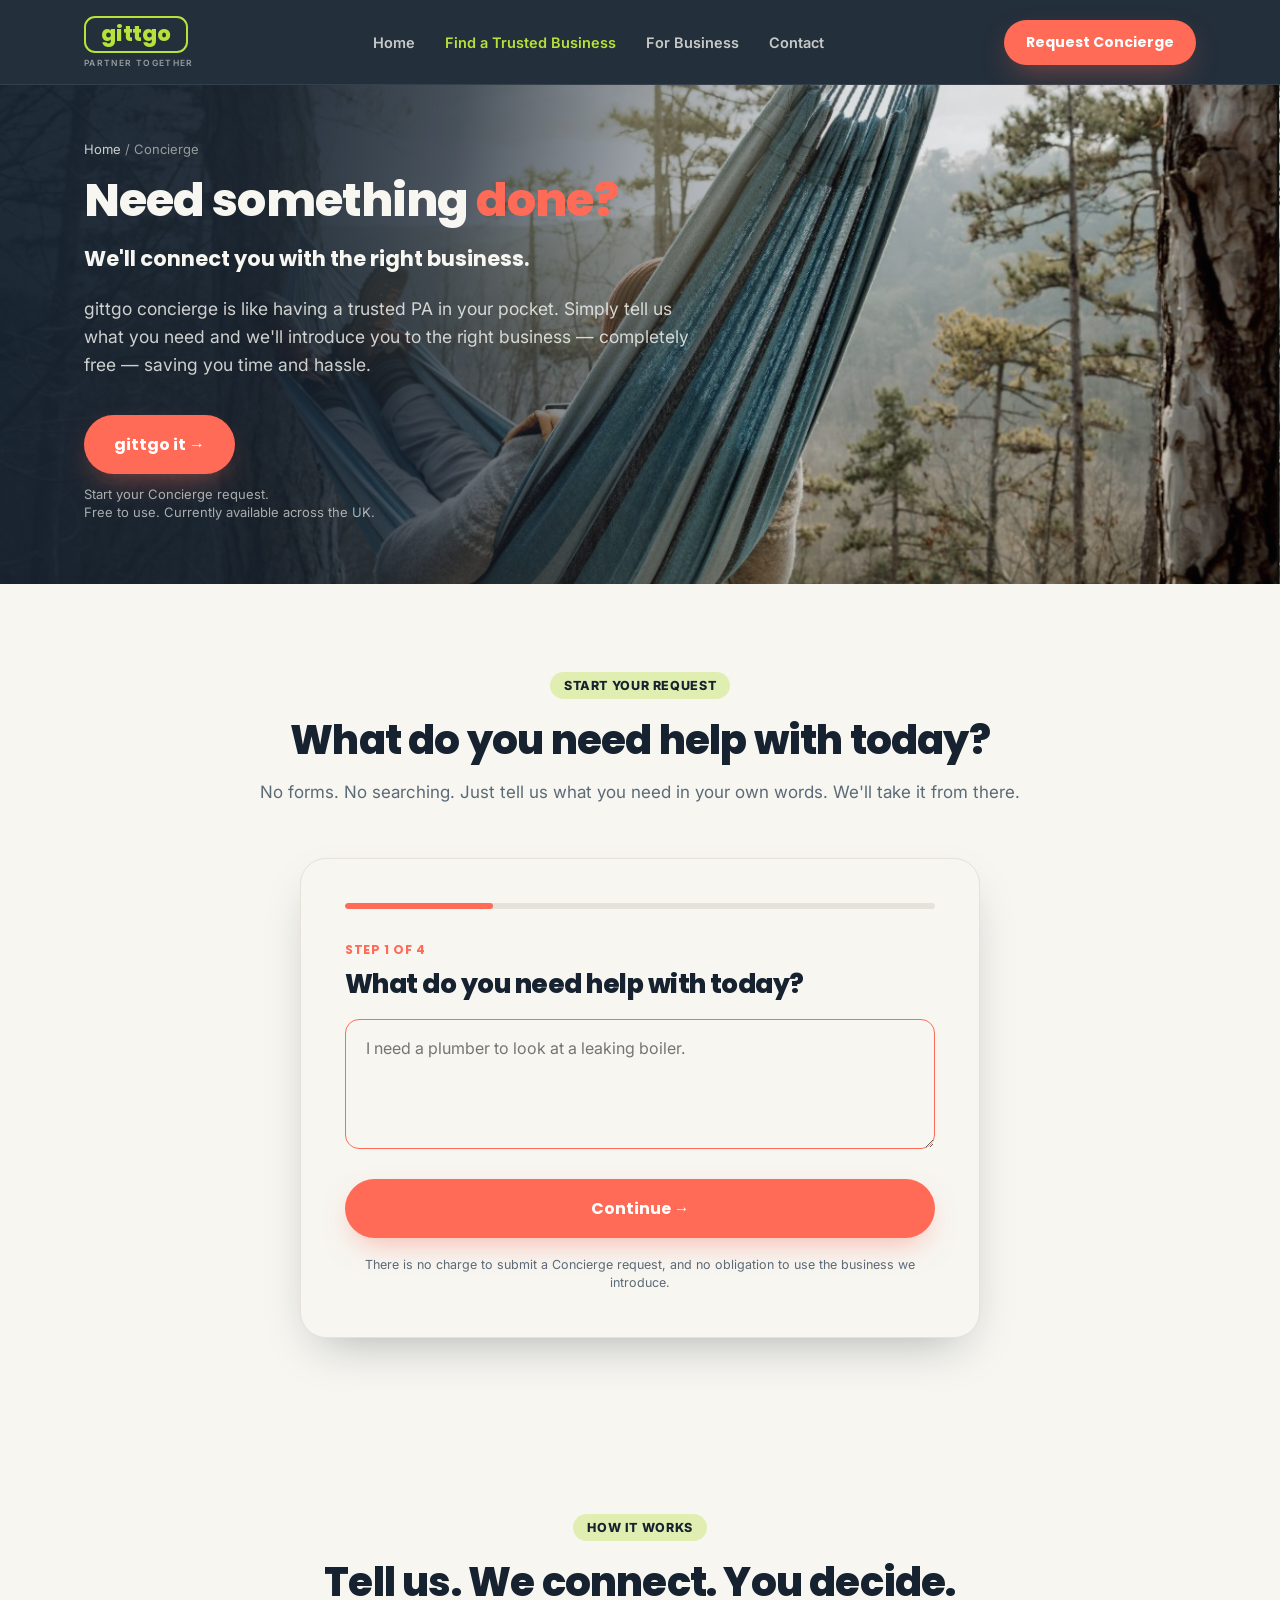
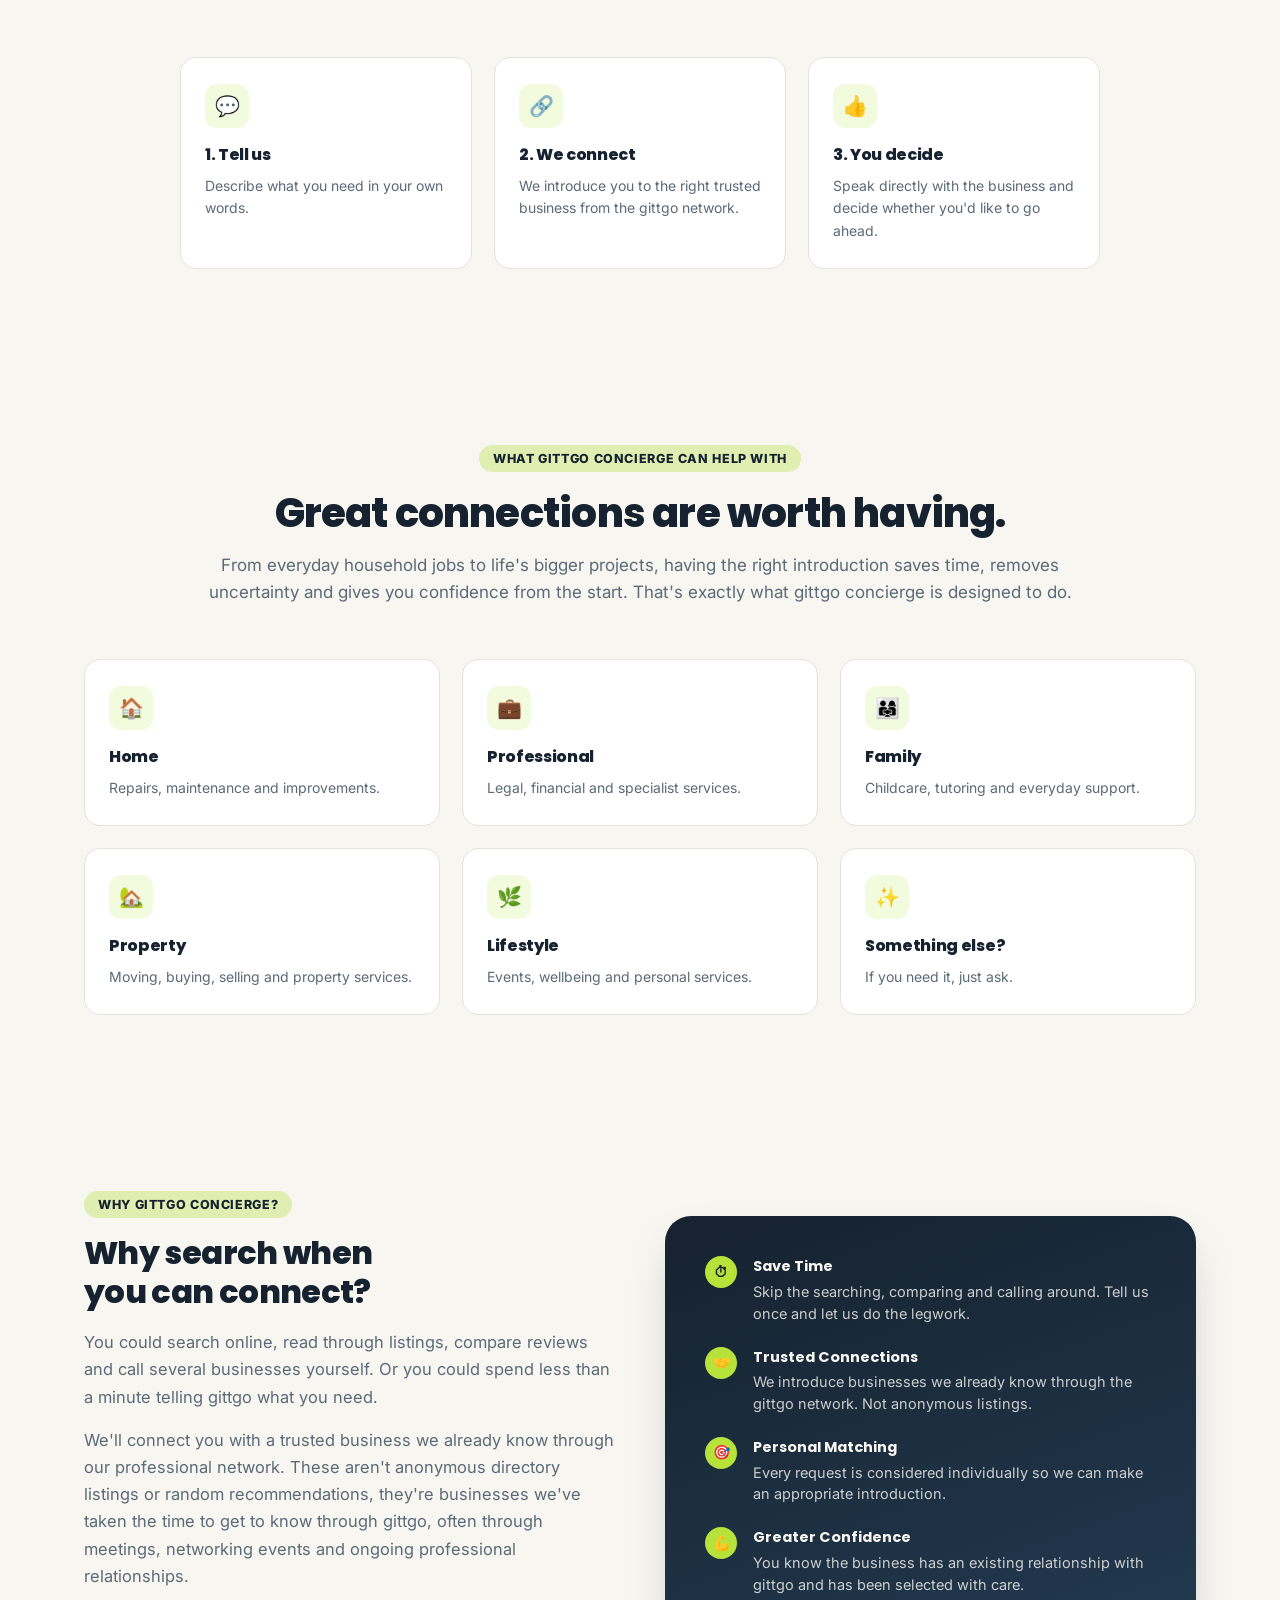
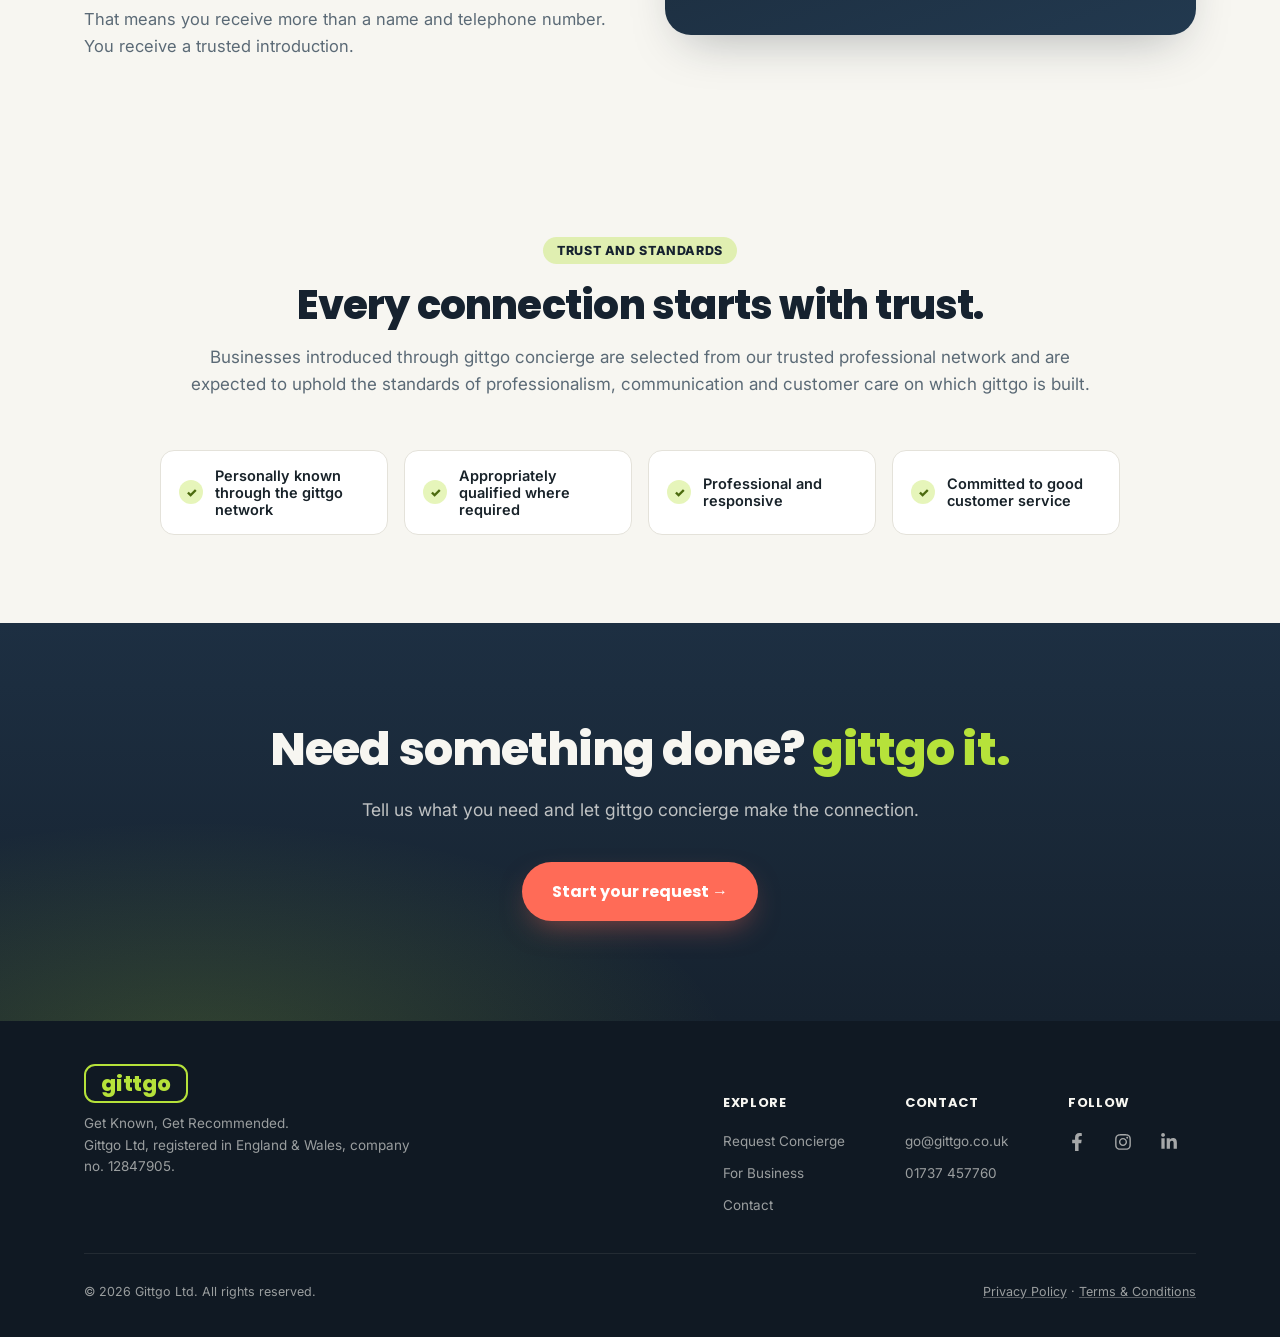
<file: v3/concierge.html>
<!DOCTYPE html>
<html lang="en">
<head>
<meta charset="UTF-8">
<meta name="viewport" content="width=device-width, initial-scale=1.0">
<title>gittgo concierge | Need Something Done? gittgo it.</title>
<meta name="description" content="Tell gittgo what you need and we'll connect you with a trusted business from our network. Free, no obligation, currently available across the UK.">
<meta name="theme-color" content="#16222f">
<link rel="icon" href="images/favicon.ico" sizes="any">
<link rel="icon" href="images/favicon-32.png" type="image/png" sizes="32x32">
<link rel="icon" href="images/favicon-16.png" type="image/png" sizes="16x16">
<link rel="apple-touch-icon" href="images/apple-touch-icon.png">
<meta name="robots" content="noindex, nofollow, noarchive">
<meta property="og:type" content="website">
<meta property="og:site_name" content="gittgo">
<meta property="og:locale" content="en_GB">
<meta property="og:url" content="https://gittgoconnect.co.uk/v3/concierge.html">
<meta property="og:title" content="gittgo concierge | Need Something Done? gittgo it.">
<meta property="og:description" content="Tell gittgo what you need and we'll connect you with a trusted business from our network. Free, no obligation, currently available across the UK.">
<meta property="og:image" content="https://gittgoconnect.co.uk/v3/images/og-image.png">
<meta property="og:image:width" content="1200">
<meta property="og:image:height" content="630">
<meta property="og:image:alt" content="gittgo: Get Known, Get Recommended.">
<meta name="twitter:card" content="summary_large_image">
<meta name="twitter:title" content="gittgo concierge | Need Something Done? gittgo it.">
<meta name="twitter:description" content="Tell gittgo what you need and we'll connect you with a trusted business from our network. Free, no obligation, currently available across the UK.">
<meta name="twitter:image" content="https://gittgoconnect.co.uk/v3/images/og-image.png">
<link rel="canonical" href="https://gittgoconnect.co.uk/v3/concierge.html">
<link rel="preconnect" href="https://fonts.googleapis.com">
<link href="https://fonts.googleapis.com/css2?family=Poppins:wght@400;500;600;700;800;900&family=Inter:wght@400;500;600;700&display=swap" rel="stylesheet">
<link rel="stylesheet" href="css/styles.css?v=20260806p">
<script>document.documentElement.classList.add('js');</script>
</head>
<body>

<header class="site">
  <div class="wrap nav-row">
    <a class="brand-logo" href="index.html" aria-label="gittgo, Partner Together">
      <span class="brand-mark">gittgo</span>
      <span class="brand-tag">Partner Together</span>
    </a>
    <nav class="links">
      <a href="index.html">Home</a>
      <a href="concierge.html" class="current">Find a Trusted Business</a>
      <a href="for-business.html">For Business</a>
      <a href="contact.html">Contact</a>
    </nav>
    <div class="nav-cta">
      <a class="btn btn-concierge btn-sm" href="#request">Request Concierge</a>
    </div>
    <button class="burger" type="button" aria-label="Open menu">
      <span></span><span></span><span></span>
    </button>
  </div>
</header>

<div class="mobile-menu">
  <div class="mobile-menu-head">
    <span class="brand-mark">gittgo</span>
    <button class="mobile-menu-close" type="button" aria-label="Close menu">✕</button>
  </div>
  <a href="index.html">Home</a>
  <a href="concierge.html">Find a Trusted Business</a>
  <a href="for-business.html">For Business</a>
  <a href="contact.html">Contact</a>
  <a class="btn btn-concierge btn-block" href="#request">Request Concierge</a>
</div>

<section class="hero-compact concierge-hero" id="top">
  <div class="wrap">
    <div class="breadcrumb"><a href="index.html">Home</a> / Concierge</div>
    <h1>Need something <span>done?</span></h1>
    <p class="sub" style="font-family:'Poppins',sans-serif; font-weight:700; color:var(--cream); font-size:clamp(18px,2.2vw,21px); margin-top:16px;">We'll connect you with the right business.</p>
    <p class="sub">gittgo concierge is like having a trusted PA in your pocket. Simply tell us what you need and we'll introduce you to the right business — completely free — saving you time and hassle.</p>
    <div class="hero-cta-row">
      <a class="btn btn-concierge" href="#request">gittgo it →</a>
    </div>
    <p class="micro on-dark">Start your Concierge request.</p>
    <p class="micro on-dark" style="margin-top:2px;">Free to use. Currently available across the UK.</p>
  </div>
</section>

<section class="reveal" id="request">
  <div class="wrap-narrow">
    <div class="section-head">
      <span class="kicker">Start Your Request</span>
      <h2>What do you need help with today?</h2>
      <p>No forms. No searching. Just tell us what you need in your own words. We'll take it from there.</p>
    </div>
    <div class="pf-card">
      <div class="pf-progress"><span class="pf-progress-bar"></span></div>
      <form novalidate>
        <div class="pf-step active" data-step="1">
          <div class="pf-eyebrow">Step 1 of 4</div>
          <h3>What do you need help with today?</h3>
          <textarea class="pf-textarea" name="request" placeholder="I need a plumber to look at a leaking boiler." required></textarea>
          <div class="pf-actions">
            <button type="button" class="btn btn-concierge btn-block" data-pf-next>Continue →</button>
          </div>
        </div>
        <div class="pf-step" data-step="2">
          <div class="pf-eyebrow">Step 2 of 4</div>
          <h3>Where do you need the service?</h3>
          <div class="form-grid">
            <div class="field"><label for="pfPostcode">UK postcode</label><input id="pfPostcode" name="postcode" type="text" placeholder="e.g. IP3 9BF" required></div>
            <div class="field"><label for="pfTown">Town or city (optional)</label><input id="pfTown" name="town" type="text" placeholder="e.g. Ipswich"></div>
          </div>
          <p class="pf-error" hidden>gittgo concierge is currently available in the UK. We hope to expand internationally in the future.</p>
          <div class="pf-actions">
            <button type="button" class="btn btn-outline on-light" data-pf-back>← Back</button>
            <button type="button" class="btn btn-concierge" data-pf-next data-pf-validate="postcode">Continue →</button>
          </div>
        </div>
        <div class="pf-step" data-step="3">
          <div class="pf-eyebrow">Step 3 of 4</div>
          <h3>How would you like us to contact you?</h3>
          <div class="pf-choice-row">
            <label class="pf-choice"><input type="radio" name="contactPref" value="Phone" required><span>📞 Phone</span></label>
            <label class="pf-choice"><input type="radio" name="contactPref" value="Email"><span>✉️ Email</span></label>
            <label class="pf-choice"><input type="radio" name="contactPref" value="WhatsApp"><span>💬 WhatsApp</span></label>
          </div>
          <div class="pf-actions">
            <button type="button" class="btn btn-outline on-light" data-pf-back>← Back</button>
            <button type="button" class="btn btn-concierge" data-pf-next data-pf-validate="contact">Continue →</button>
          </div>
        </div>
        <div class="pf-step" data-step="4">
          <div class="pf-eyebrow">Step 4 of 4</div>
          <h3>How can we reach you?</h3>
          <div class="field"><label for="pfName">Name</label><input id="pfName" name="name" type="text" required></div>
          <div class="field"><label for="pfEmail">Email</label><input id="pfEmail" name="email" type="email" required></div>
          <div class="field"><label for="pfPhone">Telephone number</label><input id="pfPhone" name="phone" type="tel" required></div>
          <div class="pf-actions">
            <button type="button" class="btn btn-outline on-light" data-pf-back>← Back</button>
            <button class="btn btn-concierge" type="submit">Submit my request</button>
          </div>
        </div>
      </form>
      <div class="pf-success">
        <div class="icon">✅</div>
        <h3>Your request is on its way.</h3>
        <p>The gittgo concierge team will review what you need and contact you about the next step.</p>
      </div>
      <p class="pf-note">There is no charge to submit a Concierge request, and no obligation to use the business we introduce.</p>
    </div>
  </div>
</section>

<section class="section-tint reveal">
  <div class="wrap">
    <div class="section-head">
      <span class="kicker">How It Works</span>
      <h2>Tell us. We connect. You decide.</h2>
    </div>
    <div class="values-grid" style="max-width:920px; margin:0 auto;">
      <div class="value-card"><div class="journey-icon">💬</div><h4>1. Tell us</h4><p>Describe what you need in your own words.</p></div>
      <div class="value-card"><div class="journey-icon">🔗</div><h4>2. We connect</h4><p>We introduce you to the right trusted business from the gittgo network.</p></div>
      <div class="value-card"><div class="journey-icon">👍</div><h4>3. You decide</h4><p>Speak directly with the business and decide whether you'd like to go ahead.</p></div>
    </div>
  </div>
</section>

<section class="reveal">
  <div class="wrap">
    <div class="section-head">
      <span class="kicker">What gittgo concierge Can Help With</span>
      <h2>Great connections are worth having.</h2>
      <p>From everyday household jobs to life's bigger projects, having the right introduction saves time, removes uncertainty and gives you confidence from the start. That's exactly what gittgo concierge is designed to do.</p>
    </div>
    <div class="values-grid">
      <div class="value-card"><div class="journey-icon">🏠</div><h4>Home</h4><p>Repairs, maintenance and improvements.</p></div>
      <div class="value-card"><div class="journey-icon">💼</div><h4>Professional</h4><p>Legal, financial and specialist services.</p></div>
      <div class="value-card"><div class="journey-icon">👨‍👩‍👧</div><h4>Family</h4><p>Childcare, tutoring and everyday support.</p></div>
      <div class="value-card"><div class="journey-icon">🏡</div><h4>Property</h4><p>Moving, buying, selling and property services.</p></div>
      <div class="value-card"><div class="journey-icon">🌿</div><h4>Lifestyle</h4><p>Events, wellbeing and personal services.</p></div>
      <div class="value-card"><div class="journey-icon">✨</div><h4>Something else?</h4><p>If you need it, just ask.</p></div>
    </div>
  </div>
</section>

<section class="section-tint reveal">
  <div class="wrap">
    <div class="split">
      <div class="copy">
        <span class="kicker">Why gittgo concierge?</span>
        <h2>Why search when you can connect?</h2>
        <p class="lead">You could search online, read through listings, compare reviews and call several businesses yourself. Or you could spend less than a minute telling gittgo what you need.</p>
        <p class="lead">We'll connect you with a trusted business we already know through our professional network. These aren't anonymous directory listings or random recommendations, they're businesses we've taken the time to get to know through gittgo, often through meetings, networking events and ongoing professional relationships.</p>
        <p class="lead">That means you receive more than a name and telephone number. You receive a trusted introduction.</p>
      </div>
      <div class="art">
        <div class="step"><div class="num">⏱</div><p><strong>Save Time</strong>Skip the searching, comparing and calling around. Tell us once and let us do the legwork.</p></div>
        <div class="step"><div class="num">🤝</div><p><strong>Trusted Connections</strong>We introduce businesses we already know through the gittgo network. Not anonymous listings.</p></div>
        <div class="step"><div class="num">🎯</div><p><strong>Personal Matching</strong>Every request is considered individually so we can make an appropriate introduction.</p></div>
        <div class="step"><div class="num">💪</div><p><strong>Greater Confidence</strong>You know the business has an existing relationship with gittgo and has been selected with care.</p></div>
      </div>
    </div>
  </div>
</section>

<section class="reveal">
  <div class="wrap">
    <div class="section-head">
      <span class="kicker">Trust and Standards</span>
      <h2>Every connection starts with trust.</h2>
      <p>Businesses introduced through gittgo concierge are selected from our trusted professional network and are expected to uphold the standards of professionalism, communication and customer care on which gittgo is built.</p>
    </div>
    <div class="trust-grid">
      <div class="trust-grid-item"><span class="check">✓</span> Personally known through the gittgo network</div>
      <div class="trust-grid-item"><span class="check">✓</span> Appropriately qualified where required</div>
      <div class="trust-grid-item"><span class="check">✓</span> Professional and responsive</div>
      <div class="trust-grid-item"><span class="check">✓</span> Committed to good customer service</div>
    </div>
  </div>
</section>

<section class="final-cta reveal">
  <div class="wrap">
    <h2>Need something done? <span>gittgo it.</span></h2>
    <p class="lead">Tell us what you need and let gittgo concierge make the connection.</p>
    <div class="hero-cta-row">
      <a class="btn btn-concierge" href="#request">Start your request →</a>
    </div>
  </div>
</section>

<footer>
  <div class="wrap">
    <div class="foot-row">
      <div class="foot-brand">
        <span class="brand-mark">gittgo</span>
        <p>Get Known, Get Recommended.<br>Gittgo Ltd, registered in England &amp; Wales, company no. 12847905.</p>
      </div>
      <div class="foot-cols">
        <div class="foot-col">
          <h5>Explore</h5>
          <a href="#request">Request Concierge</a>
          <a href="for-business.html">For Business</a>
          <a href="contact.html">Contact</a>
        </div>
        <div class="foot-col">
          <h5>Contact</h5>
          <a href="mailto:go@gittgo.co.uk">go@gittgo.co.uk</a>
          <a href="tel:01737457760">01737 457760</a>
        </div>
        <div class="foot-col">
          <h5>Follow</h5>
          <div class="foot-social">
            <a class="social-btn on-dark" href="https://facebook.com/Gittgo" target="_blank" rel="noopener" aria-label="gittgo on Facebook"><svg viewBox="0 0 320 512" aria-hidden="true"><path d="M279.14 288l14.22-92.66h-88.91v-60.13c0-25.35 12.42-50.06 52.24-50.06h40.42V6.26S260.43 0 225.36 0c-73.22 0-121.08 44.38-121.08 124.72v70.62H22.89V288h81.39v224h100.17V288z"/></svg></a>
            <a class="social-btn on-dark" href="https://instagram.com/gogittgo" target="_blank" rel="noopener" aria-label="gittgo on Instagram"><svg viewBox="0 0 448 512" aria-hidden="true"><path d="M224.1 141c-63.6 0-114.9 51.3-114.9 114.9s51.3 114.9 114.9 114.9S339 319.5 339 255.9 287.7 141 224.1 141zm0 189.6c-41.1 0-74.7-33.5-74.7-74.7s33.5-74.7 74.7-74.7 74.7 33.5 74.7 74.7-33.6 74.7-74.7 74.7zm146.4-194.3c0 14.9-12 26.8-26.8 26.8-14.9 0-26.8-12-26.8-26.8s12-26.8 26.8-26.8 26.8 12 26.8 26.8zm76.1 27.2c-1.7-35.9-9.9-67.7-36.2-93.9-26.2-26.2-58-34.4-93.9-36.2-37-2.1-147.9-2.1-184.9 0-35.8 1.7-67.6 9.9-93.9 36.1s-34.4 58-36.2 93.9c-2.1 37-2.1 147.9 0 184.9 1.7 35.9 9.9 67.7 36.2 93.9s58 34.4 93.9 36.2c37 2.1 147.9 2.1 184.9 0 35.9-1.7 67.7-9.9 93.9-36.2 26.2-26.2 34.4-58 36.2-93.9 2.1-37 2.1-147.8 0-184.8zM398.8 388c-7.8 19.6-22.9 34.7-42.6 42.6-29.5 11.7-99.5 9-132.1 9s-102.7 2.6-132.1-9c-19.6-7.8-34.7-22.9-42.6-42.6-11.7-29.5-9-99.5-9-132.1s-2.6-102.7 9-132.1c7.8-19.6 22.9-34.7 42.6-42.6 29.5-11.7 99.5-9 132.1-9s102.7-2.6 132.1 9c19.6 7.8 34.7 22.9 42.6 42.6 11.7 29.5 9 99.5 9 132.1s2.7 102.7-9 132.1z"/></svg></a>
            <a class="social-btn on-dark" href="https://linkedin.com/company/gittgo" target="_blank" rel="noopener" aria-label="gittgo on LinkedIn"><svg viewBox="0 0 448 512" aria-hidden="true"><path d="M100.28 448H7.4V148.9h92.88zm-46.44-339.2C24.09 108.8 0 84.66 0 54.94a54.94 54.94 0 01109.88 0c0 29.72-24.1 53.86-53.94 53.86zM447.9 448h-92.68V302.4c0-34.7-.7-79.3-48.29-79.3-48.29 0-55.7 37.7-55.7 76.7V448h-92.78V148.9h89.08v40.8h1.3c12.4-23.5 42.7-48.3 87.9-48.3 94 0 111.28 61.9 111.28 142.3V448z"/></svg></a>
          </div>
        </div>
      </div>
    </div>
    <div class="foot-bottom">
      <span>© 2026 Gittgo Ltd. All rights reserved.</span>
      <span><a href="https://www.gittgo.co.uk/privacy-policy" target="_blank" rel="noopener">Privacy Policy</a> · <a href="https://www.gittgo.co.uk/terms-conditions" target="_blank" rel="noopener">Terms &amp; Conditions</a></span>
    </div>
  </div>
</footer>

<div class="sticky-concierge-bar">
  <a class="btn btn-concierge btn-block" href="#request">Request Concierge</a>
</div>

<script src="js/main.js?v=20260806p"></script>
</body>
</html>
</file>
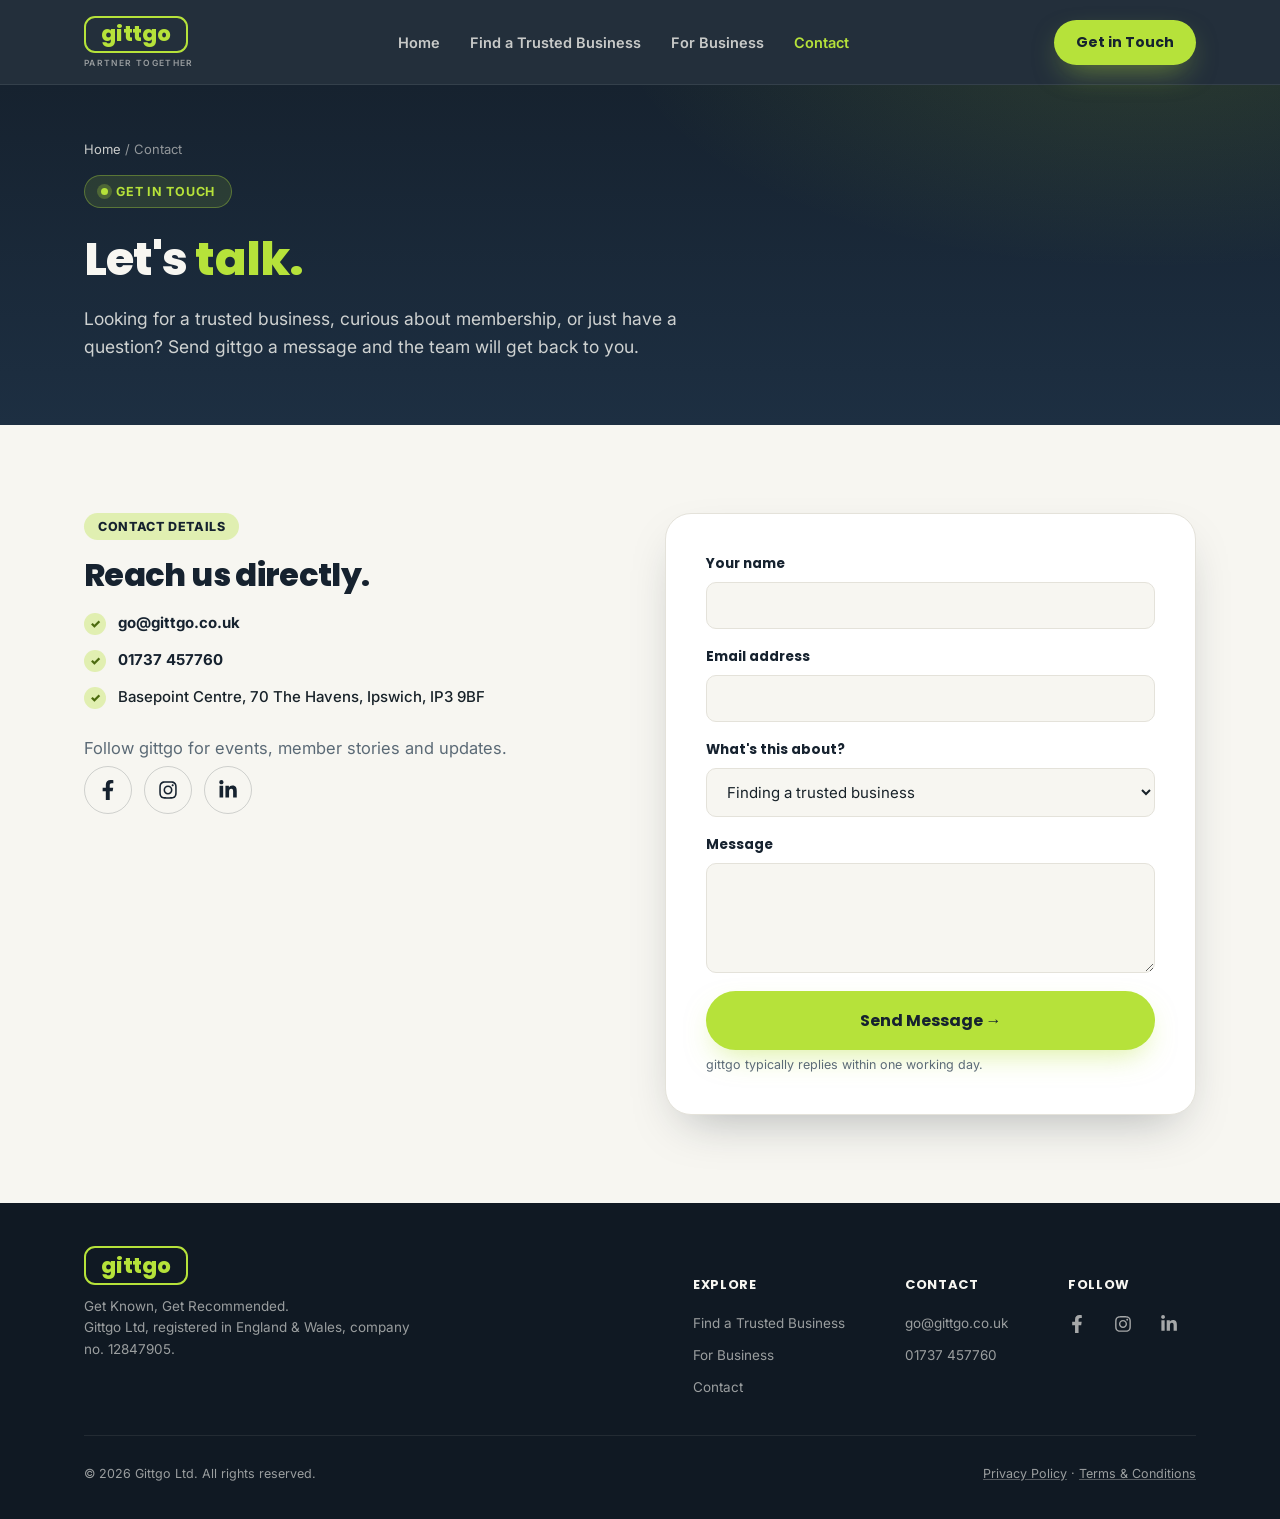
<file: v3/contact.html>
<!DOCTYPE html>
<html lang="en">
<head>
<meta charset="UTF-8">
<meta name="viewport" content="width=device-width, initial-scale=1.0">
<title>Contact | gittgo</title>
<meta name="description" content="Get in touch with gittgo: general enquiries, membership questions, or anything else. go@gittgo.co.uk · 01737 457760.">
<meta name="theme-color" content="#16222f">
<link rel="icon" href="images/favicon.ico" sizes="any">
<link rel="icon" href="images/favicon-32.png" type="image/png" sizes="32x32">
<link rel="icon" href="images/favicon-16.png" type="image/png" sizes="16x16">
<link rel="apple-touch-icon" href="images/apple-touch-icon.png">
<meta name="robots" content="noindex, nofollow, noarchive">
<meta property="og:type" content="website">
<meta property="og:site_name" content="gittgo">
<meta property="og:locale" content="en_GB">
<meta property="og:url" content="https://gittgoconnect.co.uk/v3/contact.html">
<meta property="og:title" content="Contact | gittgo">
<meta property="og:description" content="Get in touch with gittgo: general enquiries, membership questions, or anything else. go@gittgo.co.uk · 01737 457760.">
<meta property="og:image" content="https://gittgoconnect.co.uk/v3/images/og-image.png">
<meta property="og:image:width" content="1200">
<meta property="og:image:height" content="630">
<meta property="og:image:alt" content="gittgo: Get Known, Get Recommended.">
<meta name="twitter:card" content="summary_large_image">
<meta name="twitter:title" content="Contact | gittgo">
<meta name="twitter:description" content="Get in touch with gittgo: general enquiries, membership questions, or anything else. go@gittgo.co.uk · 01737 457760.">
<meta name="twitter:image" content="https://gittgoconnect.co.uk/v3/images/og-image.png">
<link rel="canonical" href="https://gittgoconnect.co.uk/v3/contact.html">
<link rel="preconnect" href="https://fonts.googleapis.com">
<link href="https://fonts.googleapis.com/css2?family=Poppins:wght@400;500;600;700;800;900&family=Inter:wght@400;500;600;700&display=swap" rel="stylesheet">
<link rel="stylesheet" href="css/styles.css?v=20260806p">
<script>document.documentElement.classList.add('js');</script>
</head>
<body>

<header class="site">
  <div class="wrap nav-row">
    <a class="brand-logo" href="index.html" aria-label="gittgo, Partner Together">
      <span class="brand-mark">gittgo</span>
      <span class="brand-tag">Partner Together</span>
    </a>
    <nav class="links">
      <a href="index.html">Home</a>
      <a href="concierge.html">Find a Trusted Business</a>
      <a href="for-business.html">For Business</a>
      <a href="contact.html" class="current">Contact</a>
    </nav>
    <div class="nav-cta">
      <a class="btn btn-lime btn-sm" href="#contact-form">Get in Touch</a>
    </div>
    <button class="burger" type="button" aria-label="Open menu">
      <span></span><span></span><span></span>
    </button>
  </div>
</header>

<div class="mobile-menu">
  <div class="mobile-menu-head">
    <span class="brand-mark">gittgo</span>
    <button class="mobile-menu-close" type="button" aria-label="Close menu">✕</button>
  </div>
  <a href="index.html">Home</a>
  <a href="concierge.html">Find a Trusted Business</a>
  <a href="for-business.html">For Business</a>
  <a href="contact.html">Contact</a>
  <a class="btn btn-lime btn-block" href="#contact-form">Get in Touch</a>
</div>

<section class="hero-compact" id="top">
  <div class="wrap">
    <div class="breadcrumb"><a href="index.html">Home</a> / Contact</div>
    <div class="eyebrow"><span class="dot"></span> Get in Touch</div>
    <h1>Let's <span>talk.</span></h1>
    <p class="sub">Looking for a trusted business, curious about membership, or just have a question? Send gittgo a message and the team will get back to you.</p>
  </div>
</section>

<section class="reveal">
  <div class="wrap">
    <div class="split" style="align-items:flex-start;">
      <div class="copy">
        <span class="kicker">Contact Details</span>
        <h2>Reach us directly.</h2>
        <ul style="margin-top:8px;">
          <li><span class="check">✓</span> <a href="mailto:go@gittgo.co.uk" style="font-weight:700; color:var(--navy);">go@gittgo.co.uk</a></li>
          <li><span class="check">✓</span> <a href="tel:01737457760" style="font-weight:700; color:var(--navy);">01737 457760</a></li>
          <li><span class="check">✓</span> <span>Basepoint Centre, 70 The Havens, Ipswich, IP3 9BF</span></li>
        </ul>
        <p class="lead" style="margin-top:8px;">Follow gittgo for events, member stories and updates.</p>
        <div class="social-row">
          <a class="social-btn" href="https://facebook.com/Gittgo" target="_blank" rel="noopener" aria-label="gittgo on Facebook">
            <svg viewBox="0 0 320 512" aria-hidden="true"><path d="M279.14 288l14.22-92.66h-88.91v-60.13c0-25.35 12.42-50.06 52.24-50.06h40.42V6.26S260.43 0 225.36 0c-73.22 0-121.08 44.38-121.08 124.72v70.62H22.89V288h81.39v224h100.17V288z"/></svg>
          </a>
          <a class="social-btn" href="https://instagram.com/gogittgo" target="_blank" rel="noopener" aria-label="gittgo on Instagram">
            <svg viewBox="0 0 448 512" aria-hidden="true"><path d="M224.1 141c-63.6 0-114.9 51.3-114.9 114.9s51.3 114.9 114.9 114.9S339 319.5 339 255.9 287.7 141 224.1 141zm0 189.6c-41.1 0-74.7-33.5-74.7-74.7s33.5-74.7 74.7-74.7 74.7 33.5 74.7 74.7-33.6 74.7-74.7 74.7zm146.4-194.3c0 14.9-12 26.8-26.8 26.8-14.9 0-26.8-12-26.8-26.8s12-26.8 26.8-26.8 26.8 12 26.8 26.8zm76.1 27.2c-1.7-35.9-9.9-67.7-36.2-93.9-26.2-26.2-58-34.4-93.9-36.2-37-2.1-147.9-2.1-184.9 0-35.8 1.7-67.6 9.9-93.9 36.1s-34.4 58-36.2 93.9c-2.1 37-2.1 147.9 0 184.9 1.7 35.9 9.9 67.7 36.2 93.9s58 34.4 93.9 36.2c37 2.1 147.9 2.1 184.9 0 35.9-1.7 67.7-9.9 93.9-36.2 26.2-26.2 34.4-58 36.2-93.9 2.1-37 2.1-147.8 0-184.8zM398.8 388c-7.8 19.6-22.9 34.7-42.6 42.6-29.5 11.7-99.5 9-132.1 9s-102.7 2.6-132.1-9c-19.6-7.8-34.7-22.9-42.6-42.6-11.7-29.5-9-99.5-9-132.1s-2.6-102.7 9-132.1c7.8-19.6 22.9-34.7 42.6-42.6 29.5-11.7 99.5-9 132.1-9s102.7-2.6 132.1 9c19.6 7.8 34.7 22.9 42.6 42.6 11.7 29.5 9 99.5 9 132.1s2.7 102.7-9 132.1z"/></svg>
          </a>
          <a class="social-btn" href="https://linkedin.com/company/gittgo" target="_blank" rel="noopener" aria-label="gittgo on LinkedIn">
            <svg viewBox="0 0 448 512" aria-hidden="true"><path d="M100.28 448H7.4V148.9h92.88zm-46.44-339.2C24.09 108.8 0 84.66 0 54.94a54.94 54.94 0 01109.88 0c0 29.72-24.1 53.86-53.94 53.86zM447.9 448h-92.68V302.4c0-34.7-.7-79.3-48.29-79.3-48.29 0-55.7 37.7-55.7 76.7V448h-92.78V148.9h89.08v40.8h1.3c12.4-23.5 42.7-48.3 87.9-48.3 94 0 111.28 61.9 111.28 142.3V448z"/></svg>
          </a>
        </div>
      </div>
      <div style="position:relative;" id="contact-form">
        <form class="form-card" data-form>
          <div class="field"><label for="name">Your name</label><input id="name" name="name" type="text" required></div>
          <div class="field"><label for="email">Email address</label><input id="email" name="email" type="email" required></div>
          <div class="field">
            <label for="reason">What's this about?</label>
            <select id="reason" name="reason">
              <option>Finding a trusted business</option>
              <option>Business membership</option>
              <option>General enquiry</option>
            </select>
          </div>
          <div class="field"><label for="message">Message</label><textarea id="message" name="message" required></textarea></div>
          <button class="btn btn-lime btn-block" type="submit">Send Message →</button>
          <p class="form-note">gittgo typically replies within one working day.</p>
        </form>
        <div class="form-success">
          <div class="icon">✅</div>
          <h3 style="color:var(--navy); margin-bottom:8px;">Message sent.</h3>
          <p style="color:var(--muted);">Thanks for reaching out. The gittgo team will be in touch shortly.</p>
        </div>
      </div>
    </div>
  </div>
</section>

<footer>
  <div class="wrap">
    <div class="foot-row">
      <div class="foot-brand">
        <span class="brand-mark">gittgo</span>
        <p>Get Known, Get Recommended.<br>Gittgo Ltd, registered in England &amp; Wales, company no. 12847905.</p>
      </div>
      <div class="foot-cols">
        <div class="foot-col">
          <h5>Explore</h5>
          <a href="concierge.html">Find a Trusted Business</a>
          <a href="for-business.html">For Business</a>
          <a href="contact.html">Contact</a>
        </div>
        <div class="foot-col">
          <h5>Contact</h5>
          <a href="mailto:go@gittgo.co.uk">go@gittgo.co.uk</a>
          <a href="tel:01737457760">01737 457760</a>
        </div>
        <div class="foot-col">
          <h5>Follow</h5>
          <div class="foot-social">
            <a class="social-btn on-dark" href="https://facebook.com/Gittgo" target="_blank" rel="noopener" aria-label="gittgo on Facebook"><svg viewBox="0 0 320 512" aria-hidden="true"><path d="M279.14 288l14.22-92.66h-88.91v-60.13c0-25.35 12.42-50.06 52.24-50.06h40.42V6.26S260.43 0 225.36 0c-73.22 0-121.08 44.38-121.08 124.72v70.62H22.89V288h81.39v224h100.17V288z"/></svg></a>
            <a class="social-btn on-dark" href="https://instagram.com/gogittgo" target="_blank" rel="noopener" aria-label="gittgo on Instagram"><svg viewBox="0 0 448 512" aria-hidden="true"><path d="M224.1 141c-63.6 0-114.9 51.3-114.9 114.9s51.3 114.9 114.9 114.9S339 319.5 339 255.9 287.7 141 224.1 141zm0 189.6c-41.1 0-74.7-33.5-74.7-74.7s33.5-74.7 74.7-74.7 74.7 33.5 74.7 74.7-33.6 74.7-74.7 74.7zm146.4-194.3c0 14.9-12 26.8-26.8 26.8-14.9 0-26.8-12-26.8-26.8s12-26.8 26.8-26.8 26.8 12 26.8 26.8zm76.1 27.2c-1.7-35.9-9.9-67.7-36.2-93.9-26.2-26.2-58-34.4-93.9-36.2-37-2.1-147.9-2.1-184.9 0-35.8 1.7-67.6 9.9-93.9 36.1s-34.4 58-36.2 93.9c-2.1 37-2.1 147.9 0 184.9 1.7 35.9 9.9 67.7 36.2 93.9s58 34.4 93.9 36.2c37 2.1 147.9 2.1 184.9 0 35.9-1.7 67.7-9.9 93.9-36.2 26.2-26.2 34.4-58 36.2-93.9 2.1-37 2.1-147.8 0-184.8zM398.8 388c-7.8 19.6-22.9 34.7-42.6 42.6-29.5 11.7-99.5 9-132.1 9s-102.7 2.6-132.1-9c-19.6-7.8-34.7-22.9-42.6-42.6-11.7-29.5-9-99.5-9-132.1s-2.6-102.7 9-132.1c7.8-19.6 22.9-34.7 42.6-42.6 29.5-11.7 99.5-9 132.1-9s102.7-2.6 132.1 9c19.6 7.8 34.7 22.9 42.6 42.6 11.7 29.5 9 99.5 9 132.1s2.7 102.7-9 132.1z"/></svg></a>
            <a class="social-btn on-dark" href="https://linkedin.com/company/gittgo" target="_blank" rel="noopener" aria-label="gittgo on LinkedIn"><svg viewBox="0 0 448 512" aria-hidden="true"><path d="M100.28 448H7.4V148.9h92.88zm-46.44-339.2C24.09 108.8 0 84.66 0 54.94a54.94 54.94 0 01109.88 0c0 29.72-24.1 53.86-53.94 53.86zM447.9 448h-92.68V302.4c0-34.7-.7-79.3-48.29-79.3-48.29 0-55.7 37.7-55.7 76.7V448h-92.78V148.9h89.08v40.8h1.3c12.4-23.5 42.7-48.3 87.9-48.3 94 0 111.28 61.9 111.28 142.3V448z"/></svg></a>
          </div>
        </div>
      </div>
    </div>
    <div class="foot-bottom">
      <span>© 2026 Gittgo Ltd. All rights reserved.</span>
      <span><a href="https://www.gittgo.co.uk/privacy-policy" target="_blank" rel="noopener">Privacy Policy</a> · <a href="https://www.gittgo.co.uk/terms-conditions" target="_blank" rel="noopener">Terms &amp; Conditions</a></span>
    </div>
  </div>
</footer>

<script src="js/main.js?v=20260806p"></script>
</body>
</html>
</file>
<file: v3/css/styles.css>
/* ==========================================================================
   gittgo: shared design system
   Tokens derived from gittgo's existing brand palette & type system.
   ========================================================================== */

:root{
  --navy:#16222f;
  --navy-2:#1d2f42;
  --navy-3:#22394f;
  --lime:#b6e23a;
  --lime-2:#cdf05e;
  --cream:#f7f6f1;
  --ink:#182229;
  --muted:#5b6a76;
  --line:#e4e2da;
  --coral:#ff6b57;
  --radius:18px;
  --radius-lg:26px;
  --shadow: 0 20px 50px -20px rgba(22,34,47,.35);
}

*{box-sizing:border-box;}
html{scroll-behavior:smooth; overflow-x:hidden;}
body{
  margin:0;
  font-family:'Inter',sans-serif;
  color:var(--ink);
  background:var(--cream);
  -webkit-font-smoothing:antialiased;
  overflow-x:hidden;
  width:100%;
}
h1,h2,h3,h4,.display{font-family:'Poppins',sans-serif; font-weight:800; letter-spacing:-0.02em; margin:0; text-wrap:balance;}
p{margin:0;}
a{text-decoration:none; color:inherit;}
ul{list-style:none; margin:0; padding:0;}
.wrap{max-width:1160px; margin:0 auto; padding:0 24px;}
.wrap-narrow{max-width:820px; margin:0 auto; padding:0 24px;}
img{max-width:100%; display:block;}
::selection{background:var(--lime); color:var(--navy);}
main{display:block;}

/* ---------- Buttons ---------- */
.btn{
  display:inline-flex; align-items:center; justify-content:center; gap:10px;
  font-family:'Poppins',sans-serif; font-weight:700; font-size:16px;
  padding:17px 30px; border-radius:100px; border:none; cursor:pointer;
  transition:transform .15s ease, box-shadow .15s ease; white-space:nowrap;
}
.btn:hover{transform:translateY(-2px);}
.btn-lime{background:var(--lime); color:var(--navy); box-shadow:0 12px 30px -10px rgba(182,226,58,.55);}
.btn-lime:hover{background:var(--lime-2);}
.btn-outline{background:transparent; color:var(--cream); border:1.5px solid rgba(247,246,241,.4);}
.btn-outline:hover{border-color:var(--lime); color:var(--lime);}
.btn-outline.on-light{color:var(--navy); border-color:rgba(24,34,41,.2);}
.btn-outline.on-light:hover{border-color:var(--navy); color:var(--navy);}
.btn-navy{background:var(--navy); color:var(--cream);}
.btn-navy:hover{background:var(--navy-2);}
.btn-concierge{background:var(--coral); color:#fff; box-shadow:0 12px 30px -10px rgba(255,107,87,.5);}
.btn-concierge:hover{background:#ff8271;}
.btn-sm{padding:12px 22px; font-size:14.5px;}
.btn-block{width:100%;}
.btn[aria-disabled="true"]{opacity:.45; cursor:not-allowed; pointer-events:none;}
.micro{font-size:13px; color:var(--muted); margin-top:12px;}
.micro.on-dark{color:rgba(247,246,241,.65);}

/* ---------- Nav ---------- */
header.site{
  position:sticky; top:0; z-index:200;
  background:rgba(22,34,47,.94); backdrop-filter:blur(8px);
  border-bottom:1px solid rgba(255,255,255,.08);
}
.nav-row{
  display:flex; align-items:center; justify-content:space-between; height:84px; column-gap:16px;
}
.brand-logo{
  display:flex; flex-direction:column; align-items:flex-start; gap:5px; text-decoration:none;
}
.brand-mark{
  font-family:'Poppins',sans-serif; font-weight:800; font-size:21px; color:var(--lime);
  border:2px solid var(--lime); border-radius:11px; padding:3px 15px; line-height:1.25; letter-spacing:-0.01em;
}
.brand-tag{
  font-size:8.5px; letter-spacing:.16em; text-transform:uppercase; color:rgba(247,246,241,.55); font-weight:600;
}
nav.links{display:flex; gap:30px; align-items:center;}
nav.links > a, nav.links > .nav-drop > .nav-drop-btn{
  color:rgba(247,246,241,.78); font-size:14.5px; font-weight:600; white-space:nowrap;
  background:none; border:none; font-family:'Inter',sans-serif; cursor:pointer;
  display:flex; align-items:center; gap:5px; padding:0;
}
nav.links a:hover, nav.links .nav-drop-btn:hover{color:var(--lime);}
nav.links a.current{color:var(--lime);}
.nav-drop-btn.current{color:var(--lime);}
.nav-drop{position:relative;}
.nav-drop-btn .caret{font-size:10px; transition:transform .15s ease;}
.nav-drop:hover .caret, .nav-drop.open .caret{transform:rotate(180deg);}
/* Invisible hover bridge: always present (not tied to open/hover state) so the
   pointer stays "inside" .nav-drop while crossing the visual gap between the
   button and the menu below it. Without this, moving the mouse straight down
   from the button briefly leaves every hoverable element, the menu closes,
   and hovering reads as broken (it looked like it needed a click). */
.nav-drop::after{
  content:""; position:absolute; top:100%; left:50%; transform:translateX(-50%);
  width:220px; height:18px;
}
.nav-drop-menu{
  position:absolute; top:calc(100% + 18px); left:50%; transform:translateX(-50%);
  background:var(--navy-2); border:1px solid rgba(247,246,241,.12); border-radius:14px;
  padding:10px; min-width:220px; box-shadow:var(--shadow);
  opacity:0; visibility:hidden; transition:opacity .15s ease, transform .15s ease;
}
.nav-drop:hover .nav-drop-menu, .nav-drop.open .nav-drop-menu{
  opacity:1; visibility:visible; transform:translateX(-50%) translateY(0);
}
.nav-drop-menu a{
  display:block; padding:10px 14px; border-radius:8px; font-size:14px; font-weight:600;
  color:rgba(247,246,241,.85);
}
.nav-drop-menu a:hover{background:rgba(182,226,58,.1); color:var(--lime);}
.nav-drop-menu a small{display:block; font-weight:400; color:rgba(247,246,241,.55); font-size:12px; margin-top:2px;}
.nav-cta{display:flex; align-items:center; gap:14px;}
.nav-cta .btn{padding:12px 22px; font-size:14px;}
.burger{
  display:none; flex-direction:column; align-items:center; justify-content:center; gap:5px;
  background:none; border:none; cursor:pointer; padding:0; width:44px; height:44px;
}
.burger span{width:24px; height:2px; background:var(--cream); border-radius:2px; transition:.2s ease;}
.mobile-menu{
  display:none; position:fixed; inset:0 0 0 0; top:0; background:var(--navy); z-index:300;
  padding:24px; overflow-y:auto;
}
.mobile-menu.open{display:block;}
.mobile-menu-head{display:flex; align-items:center; justify-content:space-between; margin-bottom:28px;}
.mobile-menu-close{
  display:flex; align-items:center; justify-content:center;
  width:44px; height:44px;
  background:none; border:none; color:var(--cream); font-size:20px; line-height:1; cursor:pointer;
}
.mobile-menu a{
  display:block; font-family:'Poppins',sans-serif; font-weight:700; font-size:22px; color:var(--cream);
  padding:14px 0; border-bottom:1px solid rgba(247,246,241,.1);
}
.mobile-menu a small{display:block; font-family:'Inter',sans-serif; font-weight:400; font-size:13px; color:rgba(247,246,241,.55); margin-top:4px;}
.mobile-menu .btn{
  /* .mobile-menu a sets display:block with higher specificity (class+element)
     than .btn's display:inline-flex (class only), which silently killed the
     flexbox centering and left the label sitting flush-left in the pill.
     Restore it explicitly here, at higher specificity, so it actually applies. */
  display:flex; align-items:center; justify-content:center; text-align:center;
  white-space:normal; border:none; margin-top:24px;
}
.mobile-sub{
  padding-left:4px; margin:2px 0; background:rgba(247,246,241,.04); border-radius:12px;
}
.mobile-sub a{
  display:flex; align-items:center; gap:9px;
  font-size:17px; font-weight:600; padding:12px 14px; border-bottom:1px solid rgba(247,246,241,.06);
}
.mobile-sub a:last-child{border-bottom:none;}
.sub-arrow{
  width:15px; height:15px; flex-shrink:0;
  fill:none; stroke:rgba(247,246,241,.55); stroke-width:2; stroke-linecap:round; stroke-linejoin:round;
}

@media (max-width:900px){
  nav.links{display:none;}
  .nav-cta .btn{display:none;}
  .burger{display:flex;}
}
@media (max-width:640px){
  .nav-row{height:66px;}
  .brand-mark{font-size:17px; padding:2px 12px;}
  .brand-tag{font-size:7.5px;}
}

/* ---------- Hero (full, homepage-style) ---------- */
.hero{
  background:
    radial-gradient(1100px 500px at 85% -10%, rgba(182,226,58,.16), transparent 60%),
    linear-gradient(180deg, var(--navy) 0%, var(--navy-2) 100%);
  color:var(--cream); padding:64px 0 90px; position:relative; overflow:hidden;
}
.hero:after{
  content:""; position:absolute; right:-120px; top:60px; width:420px; height:420px;
  border:2px solid rgba(182,226,58,.18); border-radius:50%;
}
.hero .wrap{text-align:center;}
.eyebrow{
  display:inline-flex; align-items:center; gap:8px; background:rgba(182,226,58,.12); color:var(--lime);
  border:1px solid rgba(182,226,58,.35); padding:8px 16px; border-radius:100px; font-weight:700; font-size:12.5px;
  letter-spacing:.06em; text-transform:uppercase; margin-bottom:26px;
}
.eyebrow .dot{width:7px; height:7px; border-radius:50%; background:var(--lime); box-shadow:0 0 0 4px rgba(182,226,58,.25);}
.hero h1{font-size:clamp(34px,5.2vw,58px); line-height:1.05; max-width:840px; margin-left:auto; margin-right:auto;}
.hero h1 span{color:var(--lime);}
.hero .sub{font-size:19px; line-height:1.6; color:rgba(247,246,241,.82); max-width:660px; margin:24px auto 0;}
.hero-cta-row{display:flex; flex-wrap:wrap; gap:16px; margin-top:36px; align-items:center;}

/* Journey cards folded directly into the hero (no separate section below it),
   so the two options read as part of the same opening moment instead of a
   visible break between a dark hero and a lighter section underneath. */
.hero-journey{margin-top:52px; position:relative; z-index:1; text-align:left;}
.hero-journey > .kicker{margin-bottom:22px;}
@media (max-width:640px){
  .hero-journey{margin-top:36px;}
}
.hero-stamp{
  position:absolute; right:-10px; top:170px; width:200px; height:200px;
  display:flex; align-items:center; justify-content:center; z-index:1;
}
.hero-stamp img{width:100%; height:100%; object-fit:contain; filter:drop-shadow(0 12px 30px rgba(0,0,0,.35));}
@media (max-width:900px){
  .hero-stamp{width:140px; height:140px; right:-10px; top:20px;}
}
@media (max-width:640px){
  .hero-stamp{display:none;}
}

/* ---------- Compact hero (interior pages) ---------- */
.hero-compact{
  background:
    radial-gradient(900px 420px at 90% -20%, rgba(182,226,58,.14), transparent 60%),
    linear-gradient(180deg, var(--navy) 0%, var(--navy-2) 100%);
  color:var(--cream); padding:56px 0 64px; position:relative; overflow:hidden;
}
.hero-compact h1{font-size:clamp(30px,4.4vw,46px); line-height:1.1; max-width:760px;}
.hero-compact h1 span{color:var(--lime);}
.hero-compact .sub{font-size:17.5px; line-height:1.6; color:rgba(247,246,241,.82); max-width:620px; margin-top:20px;}

/* For Business hero: wider content column on desktop (3/4 of the viewport rather
   than the site's usual ~1160px capped wrap), so the intro copy has more room to
   breathe instead of wrapping into a narrow column. Scoped to this page's hero
   only via .fb-hero-wide, not the shared .hero-compact used on other pages. */
@media (min-width:901px){
  .fb-hero-wide .wrap{max-width:75%;}
  .fb-hero-wide .sub{max-width:66.66%;}
}

/* For Business hero: real gittgo 100 event photography (the same speaker photo
   already used, credited, in the page's own photo gallery) as a full-bleed
   background, same navy-scrim treatment as the Concierge hero's hammock photo so
   the two premium hero moments feel consistent across the site. */
.fb-hero-wide{
  background:
    linear-gradient(100deg, rgba(22,34,47,.96) 0%, rgba(22,34,47,.93) 22%, rgba(22,34,47,.80) 36%, rgba(22,34,47,.46) 52%, rgba(22,34,47,.16) 68%, rgba(22,34,47,.06) 100%),
    url('../images/gittgo-event-speaker-hero.jpg') center 30% / cover no-repeat;
}
@media (max-width:760px){
  .fb-hero-wide{
    background:
      linear-gradient(180deg, rgba(22,34,47,.88) 0%, rgba(22,34,47,.80) 45%, rgba(22,34,47,.93) 100%),
      url('../images/gittgo-event-speaker-hero.jpg') center 30% / cover no-repeat;
  }
}
.breadcrumb{font-size:13px; color:rgba(247,246,241,.55); margin-bottom:18px;}
.breadcrumb a{color:rgba(247,246,241,.8);}
.breadcrumb a:hover{color:var(--lime);}

/* ---------- Trust row ---------- */
.trust-row{display:flex; flex-wrap:wrap; gap:16px 28px;}
.trust-item{display:flex; align-items:center; gap:10px; font-size:14.5px; font-weight:600; color:rgba(247,246,241,.9);}
.trust-item .check{
  width:22px; height:22px; border-radius:50%; background:var(--lime); color:var(--navy);
  display:flex; align-items:center; justify-content:center; font-size:13px; font-weight:900; flex-shrink:0;
}
.trust-wrap{margin-top:20px;}
@media (max-width:640px){ .hero .trust-wrap{justify-content:center; text-align:left;} }

/* ---------- Section shell ---------- */
section{padding:88px 0;}
section[id]{scroll-margin-top:100px;}
@media (max-width:640px){ section[id]{scroll-margin-top:82px;} }
.section-head{max-width:920px; margin:0 auto 52px; text-align:center;}
.section-head.left{margin-left:0; text-align:left;}
.kicker{
  color:var(--navy); background:rgba(182,226,58,.35); display:inline-block; padding:6px 14px; border-radius:100px;
  font-size:12.5px; font-weight:800; letter-spacing:.05em; text-transform:uppercase; margin-bottom:18px;
}
.section-head h2{font-size:clamp(28px,3.6vw,40px); color:var(--navy); line-height:1.15;}
.section-head p{font-size:17px; color:var(--muted); margin-top:16px; line-height:1.6;}
@media (max-width:640px){
  section{padding:56px 0;}
  .section-head{margin-bottom:36px;}
  .section-head p{font-size:15.5px;}
}
.section-tight-bottom{padding-bottom:16px;}
.section-tight-top{padding-top:16px;}
@media (max-width:640px){
  .section-tight-bottom{padding-bottom:12px;}
  .section-tight-top{padding-top:12px;}
}

/* ---------- Comparison grid (old way / new way, or A vs B) ---------- */
.agitate{
  background-color:#efece1;
  background-image:radial-gradient(rgba(22,34,47,.07) 1.6px, transparent 1.6px);
  background-size:22px 22px;
}
.agitate-grid{display:grid; grid-template-columns:1fr 1fr; gap:20px;}
@media (max-width:760px){ .agitate-grid{grid-template-columns:1fr;} }
.old-way, .new-way{border-radius:var(--radius); padding:34px 32px;}
.old-way{background:#fff; border:1.5px solid var(--line);}
.new-way{background:var(--navy); color:var(--cream);}
.way-title{font-family:'Poppins',sans-serif; font-weight:800; font-size:13px; letter-spacing:.06em; text-transform:uppercase; margin-bottom:20px;}
.old-way .way-title{color:var(--coral);}
.new-way .way-title{color:var(--lime);}
.way-list{display:flex; flex-direction:column; gap:16px;}
.way-list li{display:flex; gap:12px; font-size:15.5px; line-height:1.55;}
.way-list .ico{flex-shrink:0; font-size:16px; margin-top:1px;}

/* ---------- Journey cards (Home) ---------- */
.journey-grid{display:grid; grid-template-columns:1fr 1fr; gap:24px;}
@media (max-width:820px){ .journey-grid{grid-template-columns:1fr;} }
.journey-card{
  background:var(--cream); border:1.5px solid var(--line); border-radius:var(--radius-lg);
  padding:40px 36px; display:flex; flex-direction:column; gap:16px; transition:transform .2s ease, box-shadow .2s ease;
}
.journey-card:hover{transform:translateY(-4px); box-shadow:var(--shadow);}
.journey-card.dark{background:var(--navy); color:var(--cream); border-color:transparent;}
.journey-icon{
  width:56px; height:56px; border-radius:16px; background:rgba(182,226,58,.16); color:#4c6b0f;
  display:flex; align-items:center; justify-content:center; font-size:26px;
}
.journey-card.dark .journey-icon{background:rgba(182,226,58,.18); color:var(--lime);}
.journey-card h3{font-size:24px; color:var(--navy);}
.journey-card.dark h3{color:var(--cream);}
.journey-card p{font-size:15.5px; color:var(--muted); line-height:1.6;}
.journey-card.dark p{color:rgba(247,246,241,.75);}
.journey-card .sub-links{display:flex; gap:10px; flex-wrap:wrap; margin-top:4px;}
.journey-tag{
  font-size:12.5px; font-weight:700; padding:6px 12px; border-radius:100px; border:1px solid rgba(24,34,41,.15); color:var(--navy);
}
.journey-card.dark .journey-tag{border-color:rgba(247,246,241,.25); color:rgba(247,246,241,.85);}
.journey-card .btn{margin-top:6px; align-self:flex-start;}

/* ---------- Split / feature blocks ---------- */
.split{display:grid; grid-template-columns:1fr 1fr; gap:50px; align-items:center;}
@media (max-width:860px){
  .split{grid-template-columns:1fr; gap:34px;}
  .split.reverse-mobile .art{order:2;}
  .split.reverse-mobile .copy{order:1;}
}
.split .art{
  background:linear-gradient(160deg, var(--navy) 0%, var(--navy-3) 100%); border-radius:26px; padding:40px;
  color:var(--cream); min-height:320px; display:flex; flex-direction:column; justify-content:center; gap:22px;
  box-shadow:var(--shadow);
}
.art .step{display:flex; gap:16px; align-items:flex-start;}
.art .step .num{
  width:32px; height:32px; border-radius:50%; background:var(--lime); color:var(--navy); font-weight:800; font-family:'Poppins',sans-serif;
  display:flex; align-items:center; justify-content:center; flex-shrink:0; font-size:14px;
}
.art .step p{font-size:14.5px; color:rgba(247,246,241,.8); line-height:1.5;}
.art .step strong{color:var(--cream); display:block; margin-bottom:3px; font-family:'Poppins',sans-serif;}
.art.badge-art{align-items:center; text-align:center;}
.art.badge-art .badge-seal{
  width:96px; height:96px; margin:0 auto 20px; border-radius:50%; background:rgba(182,226,58,.15);
  border:2px solid rgba(182,226,58,.4); display:flex; align-items:center; justify-content:center; font-size:36px;
}
/* Real gittgo-certified badge artwork (already a complete circular badge, so no extra background/border needed) */
.badge-seal-img{width:120px; height:120px; margin:0 auto 20px; display:block; object-fit:contain;}
.art.badge-art h4{font-family:'Poppins',sans-serif; font-size:19px; color:var(--cream); margin-bottom:8px;}
.art.badge-art p{font-size:14.5px; color:rgba(247,246,241,.75); line-height:1.6; max-width:280px; margin:0 auto;}
.split .copy .kicker{margin-bottom:16px;}
.split .copy h2, .split .copy h3{font-size:clamp(24px,3vw,32px); color:var(--navy); margin-bottom:18px; line-height:1.2;}
.split .copy p.lead{font-size:16.5px; color:var(--muted); line-height:1.65; margin-bottom:16px;}
.split .copy p.lead:last-of-type{margin-bottom:0;}
.split .copy ul{margin:0 0 26px; display:flex; flex-direction:column; gap:14px;}
.split .copy ul li{display:flex; gap:12px; font-size:15px; color:var(--ink); font-weight:500; line-height:1.5;}
.split .copy ul li .check{
  width:22px; height:22px; border-radius:50%; background:rgba(182,226,58,.35); color:#4c6b0f;
  display:flex; align-items:center; justify-content:center; font-size:12px; font-weight:900; flex-shrink:0; margin-top:1px;
}
.section-tint{background:var(--cream);}
.section-white{background:#fff;}

/* Whitespace tightening for icon-led art blocks that don't need a full-height
   panel to balance shorter copy (mirrors the Essex landing page adjustment). */
.art.badge-art{padding:28px; min-height:0;}
@media (max-width:860px){ .art.badge-art{padding:32px;} }

/* ---------- Info box (clean bordered text callout, not a media placeholder) ---------- */
.info-box{
  background:none; border:2px solid var(--navy); border-radius:var(--radius); box-shadow:none;
  padding:36px 44px; text-align:center;
}
.info-box h3{font-family:'Poppins',sans-serif; font-weight:700; font-size:clamp(22px,3vw,28px); color:var(--navy); margin:0 0 14px;}
.info-box p{font-family:'Inter',sans-serif; font-weight:400; font-size:16.5px; color:var(--muted); line-height:1.65; margin:0;}
@media (max-width:640px){
  .info-box{padding:28px 24px;}
  .info-box p{font-size:15.5px;}
}

/* ---------- Stack list (benefits) ---------- */
.stack{background:var(--navy); color:var(--cream); position:relative;}
.stack .section-head h2, .stack .kicker{color:var(--cream);}
.stack .kicker{background:rgba(182,226,58,.18); color:var(--lime);}
.stack .section-head p{color:rgba(247,246,241,.72);}
.stack-card{
  background:rgba(247,246,241,.04); border:1px solid rgba(247,246,241,.12); border-radius:24px;
  padding:8px; max-width:720px; margin:0 auto;
}
.stack-item{
  display:grid; grid-template-columns:44px 1fr; gap:18px; align-items:center;
  padding:20px 20px; border-bottom:1px solid rgba(247,246,241,.08);
}
.stack-item:last-of-type{border-bottom:none;}
@media (max-width:560px){ .stack-item{grid-template-columns:36px 1fr; padding:16px 14px;} }
.stack-num{
  width:34px; height:34px; border-radius:10px; background:rgba(182,226,58,.14); color:var(--lime);
  display:flex; align-items:center; justify-content:center; font-weight:800; font-size:14px; font-family:'Poppins',sans-serif;
}
.stack-line{font-family:'Poppins',sans-serif; font-size:16px; font-weight:600; color:var(--cream); line-height:1.4;}
.price-reveal{text-align:center; margin-top:46px; padding-top:40px; border-top:1px solid rgba(247,246,241,.12);}
.price-reveal .price{font-family:'Poppins',sans-serif; font-size:clamp(40px,6vw,64px); font-weight:900; color:var(--lime); line-height:1;}
.price-reveal .per{font-size:16px; color:rgba(247,246,241,.7); font-weight:600; margin-top:6px;}

/* ---------- Comparison table (For Business) ---------- */
.compare-grid{display:grid; grid-template-columns:1fr 1fr; gap:24px;}
@media (max-width:820px){ .compare-grid{grid-template-columns:1fr;} }
.compare-card{
  background:#fff; border:1.5px solid var(--line); border-radius:var(--radius-lg); padding:36px 32px;
  display:flex; flex-direction:column; gap:18px;
}
.compare-card .tag{
  align-self:flex-start; font-size:12px; font-weight:800; letter-spacing:.05em; text-transform:uppercase;
  color:var(--navy); background:rgba(182,226,58,.35); padding:5px 12px; border-radius:100px;
}
.compare-card h3{font-size:24px; color:var(--navy);}
.compare-card .price-tag{font-family:'Poppins',sans-serif; font-weight:800; font-size:30px; color:var(--navy);}
.compare-card .price-tag span{font-size:14px; font-weight:600; color:var(--muted);}
.compare-card p{font-size:15px; color:var(--muted); line-height:1.6;}
.compare-card ul{display:flex; flex-direction:column; gap:12px;}
.compare-card ul li{display:flex; gap:10px; font-size:14.5px; color:var(--ink); font-weight:500;}
.compare-card ul li .check{
  width:20px; height:20px; border-radius:50%; background:rgba(182,226,58,.35); color:#4c6b0f;
  display:flex; align-items:center; justify-content:center; font-size:11px; font-weight:900; flex-shrink:0; margin-top:2px;
}

/* ---------- Testimonials ---------- */
.testi-grid{display:grid; grid-template-columns:repeat(3,1fr); gap:20px;}
@media (max-width:860px){
  .testi-grid{grid-template-columns:1fr;}
}
.testi-card{
  background:#fff; border:1.5px solid var(--line); border-radius:18px; padding:28px 26px; display:flex; flex-direction:column; gap:16px;
}
.stars{color:var(--lime); font-size:15px; letter-spacing:2px;}
.testi-card p.quote{font-size:15px; line-height:1.65; color:var(--ink); flex:1;}
.testi-head{display:flex; align-items:center; gap:12px;}
.testi-avatar{
  width:44px; height:44px; border-radius:50%; background:rgba(182,226,58,.22); color:var(--navy);
  display:flex; align-items:center; justify-content:center; font-family:'Poppins',sans-serif; font-weight:800; font-size:16px; flex-shrink:0;
}
.testi-card .attr{font-family:'Poppins',sans-serif; font-weight:700; font-size:14px; color:var(--navy);}
.testi-card .attr span{display:block; font-family:'Inter',sans-serif; font-weight:400; color:var(--muted); font-size:12.5px; margin-top:2px;}

/* ---------- Media placeholders (photography / video) ---------- */
.media-row{display:grid; grid-template-columns:repeat(3,1fr); gap:18px; margin-top:44px;}
@media (max-width:760px){ .media-row{grid-template-columns:1fr;} }
.media-tile{border:1.5px dashed var(--line); border-radius:16px; padding:30px 20px; text-align:center; color:var(--muted); background:rgba(24,34,41,.02);}
.media-tile .icon{font-size:26px; margin-bottom:10px; display:block;}
.media-tile .label{font-family:'Poppins',sans-serif; font-weight:700; font-size:14px; color:var(--navy); margin-bottom:4px;}
.media-tile .note{font-size:12.5px; line-height:1.5;}
.media-banner{
  border:1.5px dashed var(--line); border-radius:var(--radius-lg); background:rgba(24,34,41,.02);
  padding:50px 24px; text-align:center; color:var(--muted); margin-top:44px;
}
.media-banner .icon{font-size:30px; margin-bottom:10px; display:block;}
.media-banner strong{display:block; font-family:'Poppins',sans-serif; color:var(--navy); font-size:15px; margin-bottom:6px;}

/* ---------- Stat strip ---------- */
.stat-strip{display:grid; grid-template-columns:repeat(4,1fr); gap:20px; text-align:center;}
@media (max-width:760px){ .stat-strip{grid-template-columns:repeat(2,1fr);} }
.stat-item .num{font-family:'Poppins',sans-serif; font-weight:900; font-size:clamp(28px,4vw,40px); color:var(--lime);}
.stat-item .label{font-size:13.5px; color:rgba(247,246,241,.7); font-weight:600; margin-top:6px;}

/* ---------- Values / pillars grid ---------- */
.values-grid{display:grid; grid-template-columns:repeat(3,1fr); gap:22px;}
@media (max-width:820px){ .values-grid{grid-template-columns:repeat(2,1fr);} }
@media (max-width:560px){ .values-grid{grid-template-columns:1fr;} }

/* ---------- Schedule grid (e.g. event itinerary): narrower cards, all in one row ---------- */
.schedule-grid{display:grid; grid-template-columns:repeat(4,1fr); gap:14px; max-width:920px; margin:0 auto;}
.schedule-grid .value-card{padding:18px 16px;}
.schedule-grid .value-card .journey-icon{width:36px; height:36px; font-size:16px; border-radius:10px; margin-bottom:10px;}
.schedule-grid .value-card h4{font-size:14.5px;}
.schedule-grid .value-card p{font-size:13px;}
@media (max-width:760px){ .schedule-grid{grid-template-columns:repeat(2,1fr);} }
@media (max-width:480px){ .schedule-grid{grid-template-columns:1fr;} }

/* ---------- Photo grid (event/member photography) ----------
   Deliberately uniform (no row-spanning "featured" tiles): with a
   fixed, small photo count, letting the grid auto-place a spanning
   tile leaves unpredictable dead gaps once the row count doesn't
   divide evenly. Every tile is the same size, so the grid always
   fills cleanly no matter how many photos are dropped in.
   Tiles are 1:1 because the source event photos are themselves
   native 640x640 squares, matching that ratio shows the whole
   frame with no crop, instead of an arbitrary ratio slicing into
   people's heads or the tops/bottoms of banners. */
.photo-grid{
  display:grid; grid-template-columns:repeat(auto-fit, 130px); justify-content:center; gap:12px; margin-top:36px;
}
.photo-grid a{
  display:block; border-radius:var(--radius); overflow:hidden; box-shadow:var(--shadow);
  aspect-ratio:1/1; background:var(--navy-2); cursor:zoom-in; position:relative;
}
.photo-grid img{width:100%; height:100%; object-fit:cover; display:block; transition:transform .3s ease;}
.photo-grid a:hover img{transform:scale(1.05);}
@media (max-width:480px){
  .photo-grid{grid-template-columns:repeat(auto-fit, 105px);}
}
.media-credit{text-align:center; font-size:12.5px; color:var(--muted); margin-top:14px;}

/* ---------- Lightbox (click a .photo-grid thumbnail to view it larger) ---------- */
.lightbox{
  position:fixed; inset:0; background:rgba(22,34,47,.94); z-index:500;
  display:flex; align-items:center; justify-content:center; padding:56px 24px;
  opacity:0; visibility:hidden; transition:opacity .2s ease;
}
.lightbox.open{opacity:1; visibility:visible;}
.lightbox-img{
  max-width:min(90vw,900px); max-height:85vh; width:auto; height:auto;
  border-radius:var(--radius); box-shadow:var(--shadow); display:block;
}
.lightbox-close{
  position:absolute; top:20px; right:20px; width:44px; height:44px; border-radius:50%;
  background:rgba(247,246,241,.12); color:var(--cream); border:none; font-size:20px;
  line-height:1; cursor:pointer; display:flex; align-items:center; justify-content:center;
  transition:background .15s ease;
}
.lightbox-close:hover{background:rgba(247,246,241,.24);}

/* ---------- Video embed (click-to-play facade, not a live iframe) ----------
   Shows the video's real YouTube thumbnail as the poster (not a flat
   colour placeholder), with a play button on top. The actual YouTube
   iframe (with autoplay) is only created on click/Enter, via main.js.
   This is the standard "lite" embed pattern: it looks like a real
   video preview at all times, doesn't pull in YouTube's iframe (and
   its tracking/weight) until someone actually wants to watch, and
   never renders as an empty box the way an eagerly-loaded iframe does
   if it's slow or blocked. */
.video-embed{
  position:relative; width:100%; max-width:820px; margin:40px auto 0; aspect-ratio:16/9;
  border-radius:var(--radius); overflow:hidden; box-shadow:var(--shadow);
  background:var(--navy-2) center/cover no-repeat; cursor:pointer;
}
.video-embed::before{
  content:''; position:absolute; inset:0;
  background:linear-gradient(180deg, rgba(22,34,47,.05) 0%, rgba(22,34,47,.55) 100%);
}
.video-embed .play-btn{
  position:absolute; top:50%; left:50%; transform:translate(-50%,-50%);
  width:72px; height:72px; border-radius:50%; background:var(--lime);
  display:flex; align-items:center; justify-content:center;
  box-shadow:0 14px 34px -10px rgba(0,0,0,.55); transition:transform .2s ease;
}
.video-embed:hover .play-btn{transform:translate(-50%,-50%) scale(1.08);}
.video-embed .play-btn::after{
  content:''; border-style:solid; border-width:13px 0 13px 22px;
  border-color:transparent transparent transparent var(--navy); margin-left:4px;
}
.video-embed.is-playing::before, .video-embed.is-playing .play-btn{display:none;}
.video-embed iframe{position:relative; z-index:2; width:100%; height:100%; border:0; display:block;}

/* ---------- Section closer (short centered summary line under a feature group) ---------- */
.section-closer{
  text-align:center; font-family:'Poppins',sans-serif; font-weight:700; font-size:18px; color:var(--navy);
  margin-top:64px;
}
.value-card{background:#fff; border:1.5px solid var(--line); border-radius:16px; padding:26px 24px;}
.value-card .journey-icon{width:44px; height:44px; border-radius:12px; font-size:20px; margin-bottom:14px;}
.value-card h4{font-size:16px; color:var(--navy); margin-bottom:8px;}
.value-card p{font-size:14px; color:var(--muted); line-height:1.6;}

/* ---------- FAQ ---------- */
.faq-list{max-width:780px; margin:0 auto; display:flex; flex-direction:column; gap:12px;}
.faq-item{background:#fff; border:1.5px solid var(--line); border-radius:14px; overflow:hidden;}
.faq-q{
  display:flex; justify-content:space-between; align-items:center; gap:16px; padding:20px 24px; cursor:pointer;
  font-family:'Poppins',sans-serif; font-weight:600; font-size:15.5px; color:var(--ink);
}
.faq-q .plus{font-size:20px; color:var(--muted); transition:transform .2s ease; flex-shrink:0;}
.faq-item.open .faq-q .plus{transform:rotate(45deg); color:var(--navy);}
.faq-a{max-height:0; overflow:hidden; transition:max-height .25s ease;}
.faq-a p{padding:0 24px 20px; font-size:14.5px; color:var(--muted); line-height:1.65;}
.faq-item.open .faq-a{max-height:280px;}

/* ---------- Forms ---------- */
.form-card{
  background:#fff; border:1.5px solid var(--line); border-radius:var(--radius-lg); padding:40px;
  box-shadow:var(--shadow);
}
.form-grid{display:grid; grid-template-columns:1fr 1fr; gap:18px;}
@media (max-width:600px){ .form-grid{grid-template-columns:1fr;} }
.field{display:flex; flex-direction:column; gap:8px; margin-bottom:18px;}
.field.full{grid-column:1 / -1;}
.field label{font-size:13.5px; font-weight:700; color:var(--navy); font-family:'Poppins',sans-serif;}
.field input, .field select, .field textarea{
  font-family:'Inter',sans-serif; font-size:15px; padding:13px 16px; border-radius:10px; border:1.5px solid var(--line);
  background:var(--cream); color:var(--ink); width:100%;
}
.field input:focus, .field select:focus, .field textarea:focus{outline:none; border-color:var(--lime);}
.field textarea{resize:vertical; min-height:110px;}
.form-note{font-size:12.5px; color:var(--muted); margin-top:6px; line-height:1.5;}
.form-success{
  display:none; text-align:center; padding:40px 20px; background:rgba(182,226,58,.1); border:1.5px solid rgba(182,226,58,.4);
  border-radius:var(--radius); color:var(--navy);
}
.form-success.visible{display:block;}
.form-success .icon{font-size:34px; margin-bottom:12px;}

/* ---------- Final CTA ---------- */
.final-cta{
  background:
    radial-gradient(900px 400px at 15% 110%, rgba(182,226,58,.18), transparent 60%),
    linear-gradient(180deg, var(--navy-2) 0%, var(--navy) 100%);
  color:var(--cream); text-align:center; padding:100px 0;
}
.final-cta h2{font-size:clamp(30px,4.4vw,46px); max-width:760px; margin:0 auto; line-height:1.15;}
.final-cta h2 span{color:var(--lime);}
.final-cta p.lead{font-size:17.5px; color:rgba(247,246,241,.75); max-width:600px; margin:20px auto 0; line-height:1.6;}
.final-cta .hero-cta-row{justify-content:center; margin-top:38px;}

/* ---------- Footer ---------- */
footer{background:#101923; color:rgba(247,246,241,.6); padding:50px 0 30px;}
.foot-row{display:flex; justify-content:space-between; flex-wrap:wrap; gap:26px; padding-bottom:30px; border-bottom:1px solid rgba(247,246,241,.08);}
.foot-brand{max-width:340px;}
.foot-brand p{font-size:13.5px; line-height:1.6; margin-top:16px;}
.foot-cols{display:flex; gap:60px; flex-wrap:wrap;}
.foot-col h5{font-family:'Poppins',sans-serif; color:var(--cream); font-size:13px; text-transform:uppercase; letter-spacing:.05em; margin-bottom:14px;}
.foot-col a{display:block; font-size:13.5px; padding:6px 0; margin-bottom:4px;}
.foot-col p{display:block; font-size:13.5px; margin-bottom:10px;}
.foot-col a:hover{color:var(--lime);}
.foot-bottom{display:flex; justify-content:space-between; align-items:center; flex-wrap:wrap; gap:10px; padding-top:22px; font-size:12.5px;}
.foot-bottom a{display:inline-block; padding:8px 0; color:inherit; text-decoration:underline; text-decoration-color:rgba(247,246,241,.3);}
.foot-bottom a:hover{color:var(--lime);}

/* Follow icons: stacked vertically and pinned to the right edge of .foot-cols on desktop,
   so the icon stack bookends the row against the logo on the left. */
.foot-social{display:flex; flex-direction:row; align-items:center; gap:10px;}
.foot-col:last-child{margin-left:auto;}

/* Mobile: the flex-wrap layout above reflows unpredictably at narrow widths (columns land
   side-by-side or stacked depending on exact text length), which reads as one dense, undivided
   block. Replace it with a fixed 3-up grid (Explore / Contact / Follow all in one row) and a
   visible rule between each link group. */
@media (max-width:760px){
  footer{padding:40px 0 22px;}
  .foot-row{gap:0; padding-bottom:0; border-bottom:none;}
  .foot-brand{max-width:none; padding-bottom:22px; border-bottom:1px solid rgba(247,246,241,.1); margin-bottom:4px;}
  .foot-brand p{margin-top:10px;}
  .foot-cols{display:grid; grid-template-columns:repeat(3,1fr); column-gap:10px; gap:0;}
  .foot-col{padding:16px 0; border-bottom:1px solid rgba(247,246,241,.1); min-width:0; margin-left:0;}
  .foot-col h5{margin-bottom:8px; font-size:10.5px; letter-spacing:.03em;}
  .foot-col a{display:block; padding:3px 0; margin-bottom:0; font-size:11.5px; word-break:break-word;}
  .foot-bottom{flex-direction:column; align-items:flex-start; gap:8px; padding-top:20px;}
  .foot-social{flex-direction:row; align-items:center; gap:7px;}
}
@media (max-width:340px){
  .foot-cols{column-gap:6px;}
  .foot-col a{font-size:11px;}
}

/* ---------- Social icon buttons (real brand glyphs, not text-in-a-border) ---------- */
.social-row{display:flex; gap:12px; margin-top:4px;}
.social-btn{
  display:inline-flex; align-items:center; justify-content:center;
  width:48px; height:48px; border-radius:50%; border:1.5px solid rgba(24,34,41,.18);
  color:var(--navy); transition:background .15s ease, border-color .15s ease, color .15s ease, transform .15s ease;
  flex-shrink:0;
}
.social-btn svg{width:20px; height:20px; fill:currentColor; display:block;}
.social-btn:hover{background:var(--lime); border-color:var(--lime); color:var(--navy); transform:translateY(-2px);}

/* Footer variant: smaller, tuned for the dark footer background. No circle
   outline here (plain icon glyphs), unlike the bordered .social-btn used
   elsewhere (e.g. the Contact page). */
.social-btn.on-dark{
  width:36px; height:36px; border:none; background:none; color:rgba(247,246,241,.65);
}
.social-btn.on-dark svg{width:18px; height:18px;}
.social-btn.on-dark:hover{background:none; color:var(--lime); transform:translateY(-2px);}
@media (max-width:760px){
  .social-btn.on-dark{width:30px; height:30px;}
  .social-btn.on-dark svg{width:16px; height:16px;}
}

/* Progressive enhancement: only hide .reveal content once JS has confirmed it
   can un-hide it again. Without this, a JS error or blocked script would leave
   most of the page permanently invisible. */
.js .reveal{opacity:0; transform:translateY(16px); transition:opacity .6s ease, transform .6s ease;}
.reveal.visible{opacity:1; transform:translateY(0);}

/* ---------- Membership comparison table (For Business) ---------- */
.compare-table-wrap{overflow-x:auto; border-radius:var(--radius-lg); border:1.5px solid var(--line); background:#fff; box-shadow:var(--shadow);}
.compare-table{width:100%; border-collapse:collapse; min-width:640px;}
.compare-table th, .compare-table td{padding:18px 22px; text-align:left; font-size:14.5px; border-bottom:1px solid var(--line); vertical-align:top; line-height:1.5;}
.compare-table thead th{font-family:'Poppins',sans-serif; font-size:16px; color:var(--navy); background:rgba(182,226,58,.14);}
.compare-table tbody th{font-family:'Poppins',sans-serif; font-weight:700; color:var(--navy); font-size:13.5px; white-space:nowrap; background:rgba(24,34,41,.02);}
.compare-table tbody tr:last-child th, .compare-table tbody tr:last-child td{border-bottom:none;}
.compare-table td{color:var(--muted);}
.compare-table .cta-cell{white-space:nowrap;}
.compare-table .cta-cell .btn{padding:12px 20px; font-size:13.5px;}

/* ---------- Trust indicators on a light background (Concierge trust section) ---------- */
.trust-grid{display:grid; grid-template-columns:repeat(4,1fr); gap:16px; max-width:960px; margin:0 auto;}
@media (max-width:820px){ .trust-grid{grid-template-columns:repeat(2,1fr);} }
@media (max-width:480px){ .trust-grid{grid-template-columns:1fr;} }
.trust-grid-item{
  display:flex; align-items:center; gap:12px; background:#fff; border:1.5px solid var(--line); border-radius:14px;
  padding:16px 18px; font-size:14.5px; font-weight:600; color:var(--ink);
}
.trust-grid-item .check{
  width:24px; height:24px; border-radius:50%; background:rgba(182,226,58,.35); color:#4c6b0f;
  display:flex; align-items:center; justify-content:center; font-size:12.5px; font-weight:900; flex-shrink:0;
}

/* ---------- Progressive Concierge request form ---------- */
.pf-card{background:var(--cream); border:1.5px solid var(--line); border-radius:var(--radius-lg); padding:44px; box-shadow:var(--shadow); max-width:680px; margin:0 auto;}
@media (max-width:640px){ .pf-card{padding:28px 22px;} }
.pf-progress{height:6px; border-radius:100px; background:var(--line); overflow:hidden; margin-bottom:32px;}
.pf-progress-bar{display:block; height:100%; width:25%; background:var(--coral); border-radius:100px; transition:width .3s ease;}
.pf-step{display:none;}
.pf-step.active{display:block; animation:pfFadeIn .25s ease;}
@keyframes pfFadeIn{from{opacity:0; transform:translateY(6px);} to{opacity:1; transform:translateY(0);}}
.pf-eyebrow{font-family:'Poppins',sans-serif; font-weight:700; font-size:12.5px; letter-spacing:.05em; text-transform:uppercase; color:var(--coral); margin-bottom:10px;}
.pf-step h3{font-size:clamp(20px,2.6vw,26px); color:var(--navy); line-height:1.2; margin-bottom:18px;}
.pf-textarea{
  width:100%; font-family:'Inter',sans-serif; font-size:16px; padding:18px 20px; border-radius:14px; border:1.5px solid var(--line);
  background:var(--cream); color:var(--ink); resize:vertical; min-height:130px;
}
.pf-textarea:focus{outline:none; border-color:var(--coral);}
.pf-actions{display:flex; justify-content:space-between; align-items:center; gap:14px; margin-top:26px;}
.pf-actions .btn{flex:1;}
.pf-actions .btn-outline.on-light{flex:0 0 auto;}
.pf-choice-row{display:flex; flex-wrap:wrap; gap:12px;}
.pf-choice{
  flex:1 1 140px; display:flex; align-items:center; justify-content:center; gap:8px; text-align:center;
  border:1.5px solid var(--line); border-radius:14px; padding:18px 14px; cursor:pointer;
  font-family:'Poppins',sans-serif; font-weight:600; font-size:15px; color:var(--ink); transition:border-color .15s ease, background .15s ease;
}
.pf-choice input{position:absolute; opacity:0; pointer-events:none;}
.pf-choice:has(input:checked){border-color:var(--coral); background:rgba(255,107,87,.08); color:var(--coral);}
.pf-error{color:var(--coral); font-size:13.5px; font-weight:600; margin-top:10px;}
.pf-note{font-size:12.5px; color:var(--muted); margin-top:18px; line-height:1.5; text-align:center;}
.pf-success{display:none; text-align:center; padding:20px 6px;}
.pf-success.visible{display:block;}
.pf-success .icon{font-size:34px; margin-bottom:14px;}
.pf-success h3{color:var(--navy); margin-bottom:10px;}
.pf-success p{color:var(--muted); font-size:15.5px; line-height:1.6;}

/* ---------- Sticky mobile "Request Concierge" bar ----------
   The header nav-cta is already visible while scrolling on desktop
   (header.site is position:sticky), but the nav-cta button is hidden
   under the burger menu below 900px, so mobile visitors would lose
   easy access to the request journey while scrolling. This fixed bar
   fills that gap on small screens only. */
.sticky-concierge-bar{display:none;}
@media (max-width:900px){
  .sticky-concierge-bar{
    display:block; position:fixed; left:0; right:0; bottom:0; z-index:220;
    padding:12px 16px calc(12px + env(safe-area-inset-bottom));
    background:rgba(247,246,241,.96); backdrop-filter:blur(6px); border-top:1px solid var(--line);
    box-shadow:0 -10px 30px -14px rgba(22,34,47,.3);
  }
  body.has-sticky-bar{padding-bottom:76px;}
}

/* Smaller, secondary video-embed variant for the less-dominant GITTGO Connect section */
.video-embed.video-embed-sm{max-width:520px; margin-top:28px;}

/* Concierge-specific hero accent: coral instead of lime, echoing .btn-concierge */
.concierge-hero .eyebrow{background:rgba(255,107,87,.12); color:var(--coral); border-color:rgba(255,107,87,.35);}
.concierge-hero .eyebrow .dot{background:var(--coral); box-shadow:0 0 0 4px rgba(255,107,87,.25);}
.concierge-hero h1 span{color:var(--coral);}

/* Concierge hero: real lifestyle photography (relaxing in a hammock) as a full-bleed
   background, with a navy scrim so the copy on the left stays fully readable while
   the photo remains visible toward the right, a premium editorial treatment rather
   than a flat colour block or a washed-out full-opacity tint. */
.concierge-hero{
  background:
    linear-gradient(100deg, rgba(22,34,47,.96) 0%, rgba(22,34,47,.93) 20%, rgba(22,34,47,.78) 34%, rgba(22,34,47,.42) 48%, rgba(22,34,47,.14) 62%, rgba(22,34,47,.05) 100%),
    url('../images/concierge-hero-hammock.jpg') center 58% / cover no-repeat;
}
@media (max-width:760px){
  .concierge-hero{
    /* Mobile stacks the copy the full height of the section (breadcrumb through the
       CTA button), so unlike desktop there's no dedicated clear-photo zone to fade
       into — keep a strong, fairly even scrim throughout so every line stays
       legible, with just enough variation for the photo to still read as a photo. */
    background:
      linear-gradient(180deg, rgba(22,34,47,.90) 0%, rgba(22,34,47,.80) 45%, rgba(22,34,47,.93) 100%),
      url('../images/concierge-hero-hammock.jpg') center 45% / cover no-repeat;
  }
}

/* ---------- Final CTA: two side-by-side membership options (For Business) ---------- */
.final-cta-options{display:grid; grid-template-columns:1fr 1fr; gap:24px; max-width:900px; margin:44px auto 0; text-align:left;}
@media (max-width:700px){ .final-cta-options{grid-template-columns:1fr;} }
.final-cta-option{background:rgba(247,246,241,.06); border:1.5px solid rgba(247,246,241,.16); border-radius:22px; padding:32px;}
.final-cta-option h3{color:var(--cream); font-size:22px; margin-bottom:8px; font-family:'Poppins',sans-serif;}
.final-cta-option .opt-desc{color:rgba(247,246,241,.7); font-size:14.5px; margin-bottom:18px; line-height:1.5;}
.final-cta-option .opt-price{font-family:'Poppins',sans-serif; font-weight:900; font-size:32px; color:var(--lime); margin-bottom:18px;}
.final-cta-option .opt-price span{font-size:16px; font-weight:600; color:rgba(247,246,241,.7);}
.final-cta-advisory{margin-top:34px; font-size:14px; color:rgba(247,246,241,.6);}
.final-cta-advisory a{color:var(--lime); font-weight:700; text-decoration:underline;}
</file>
